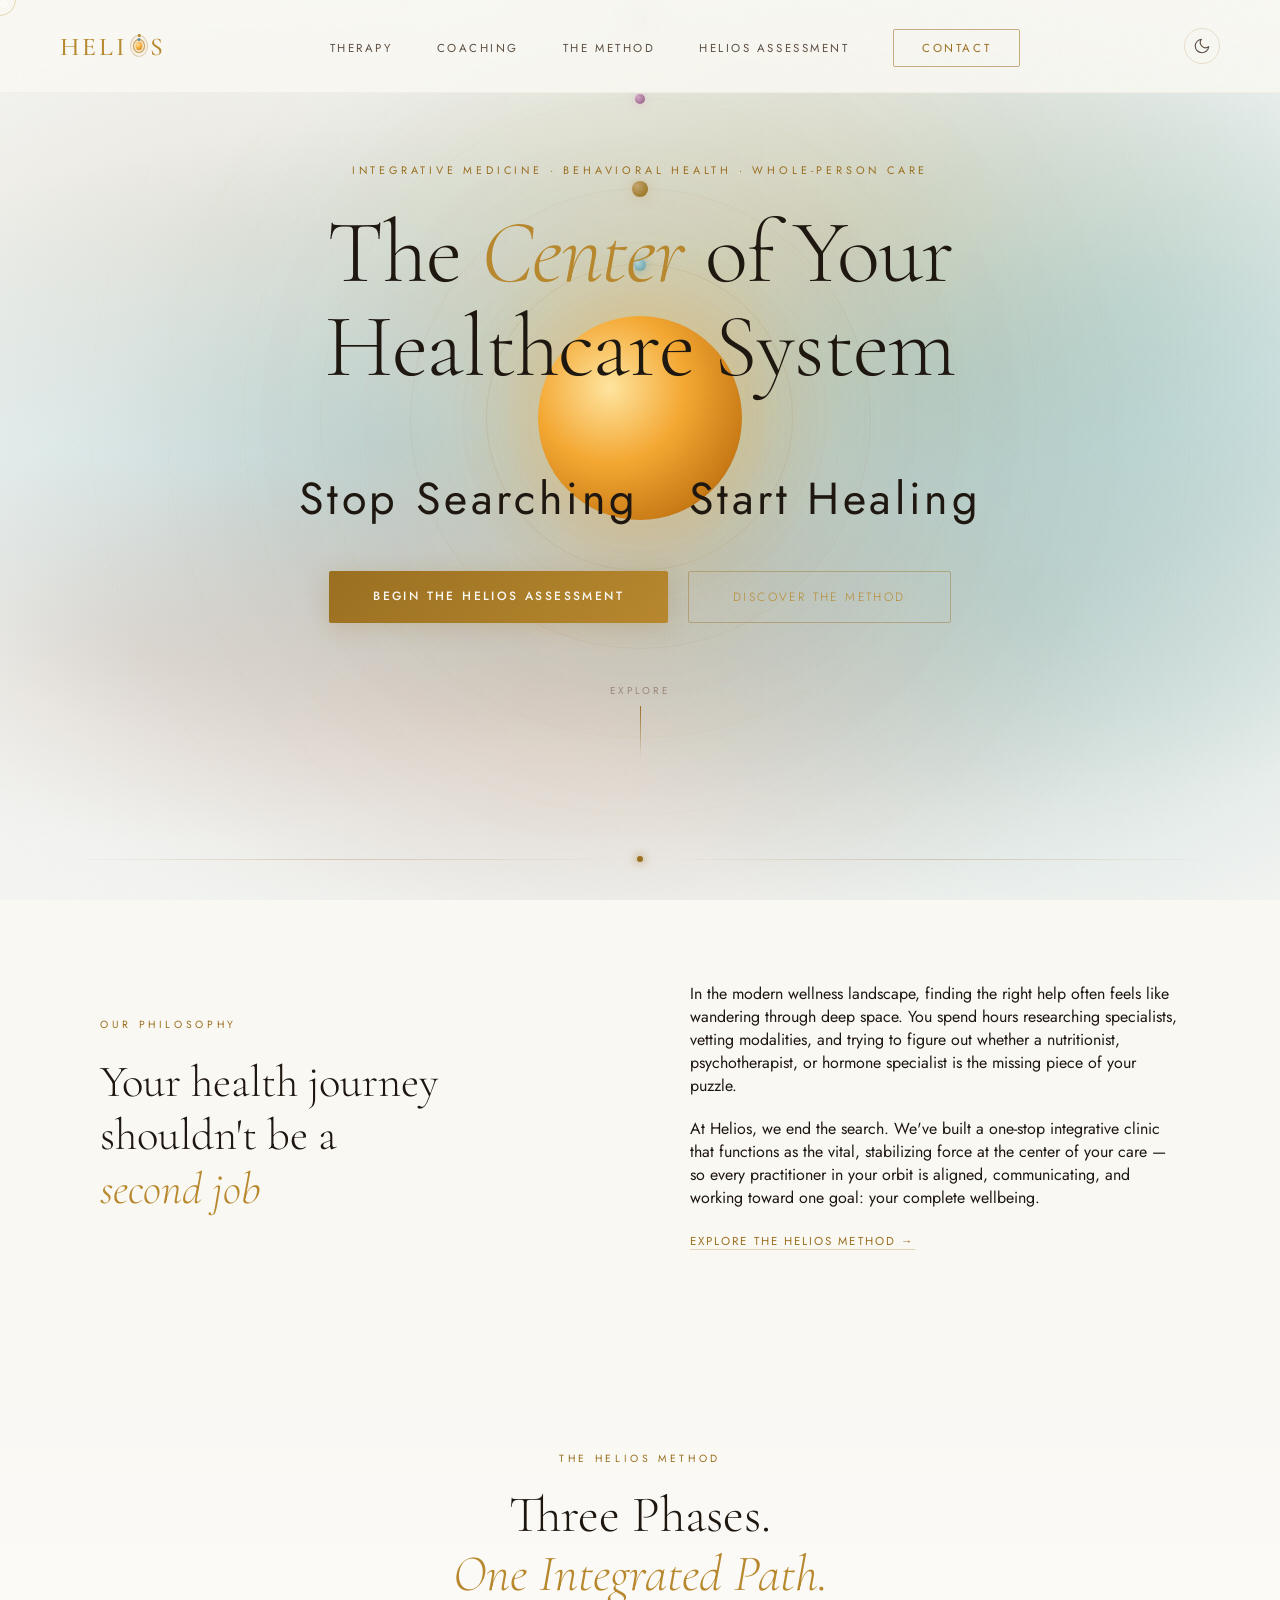
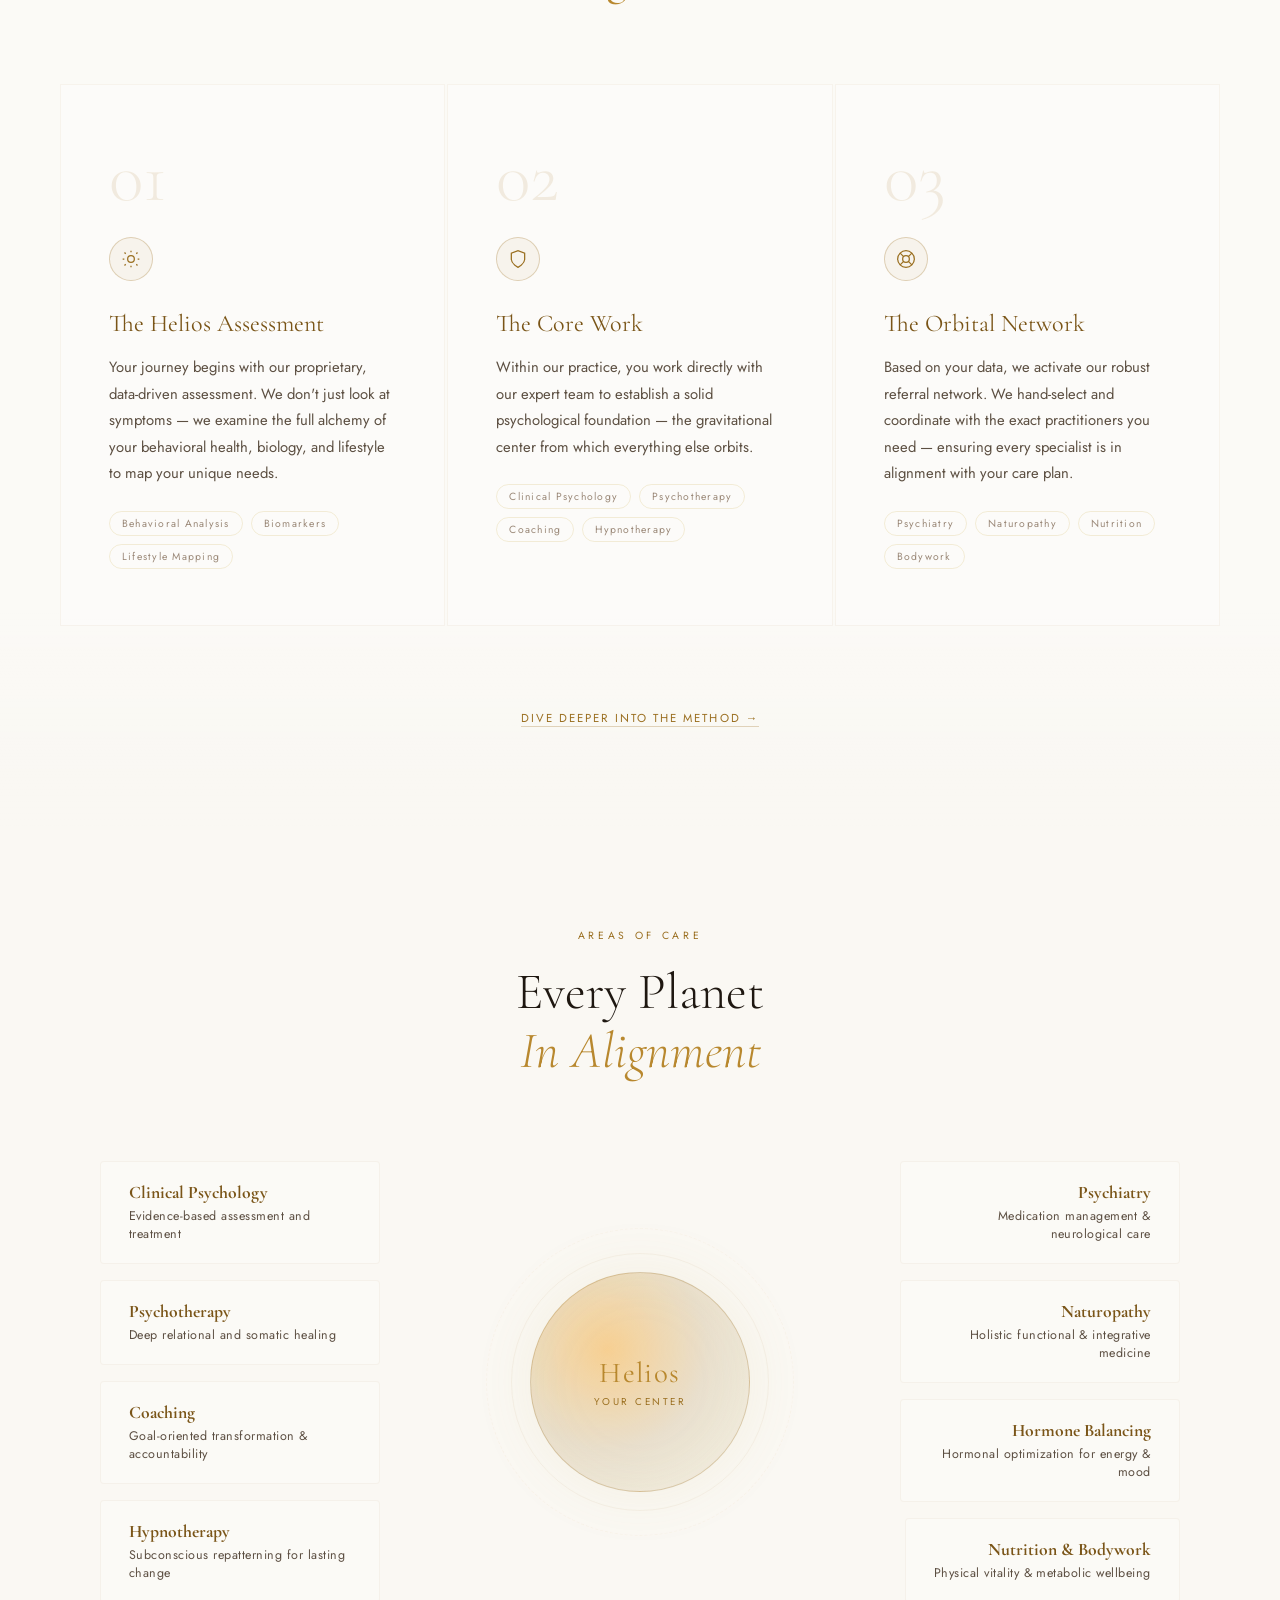
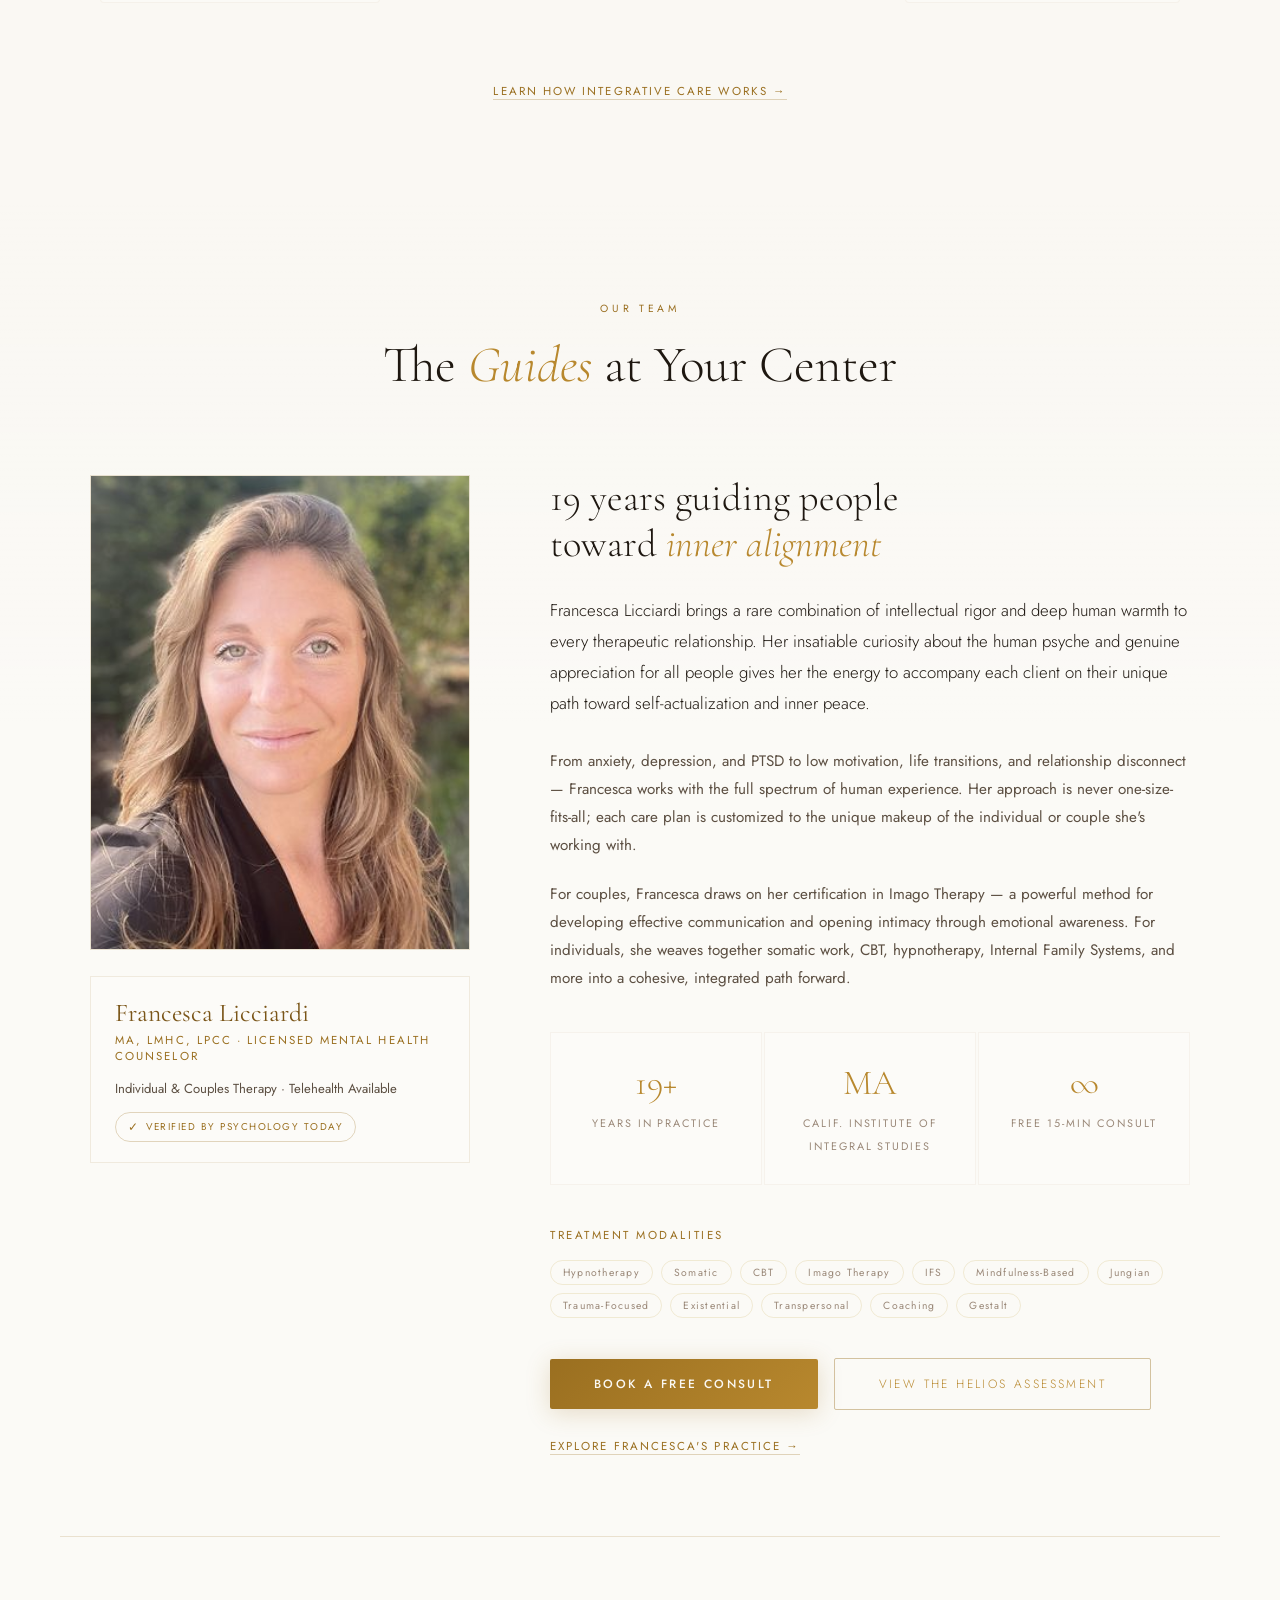
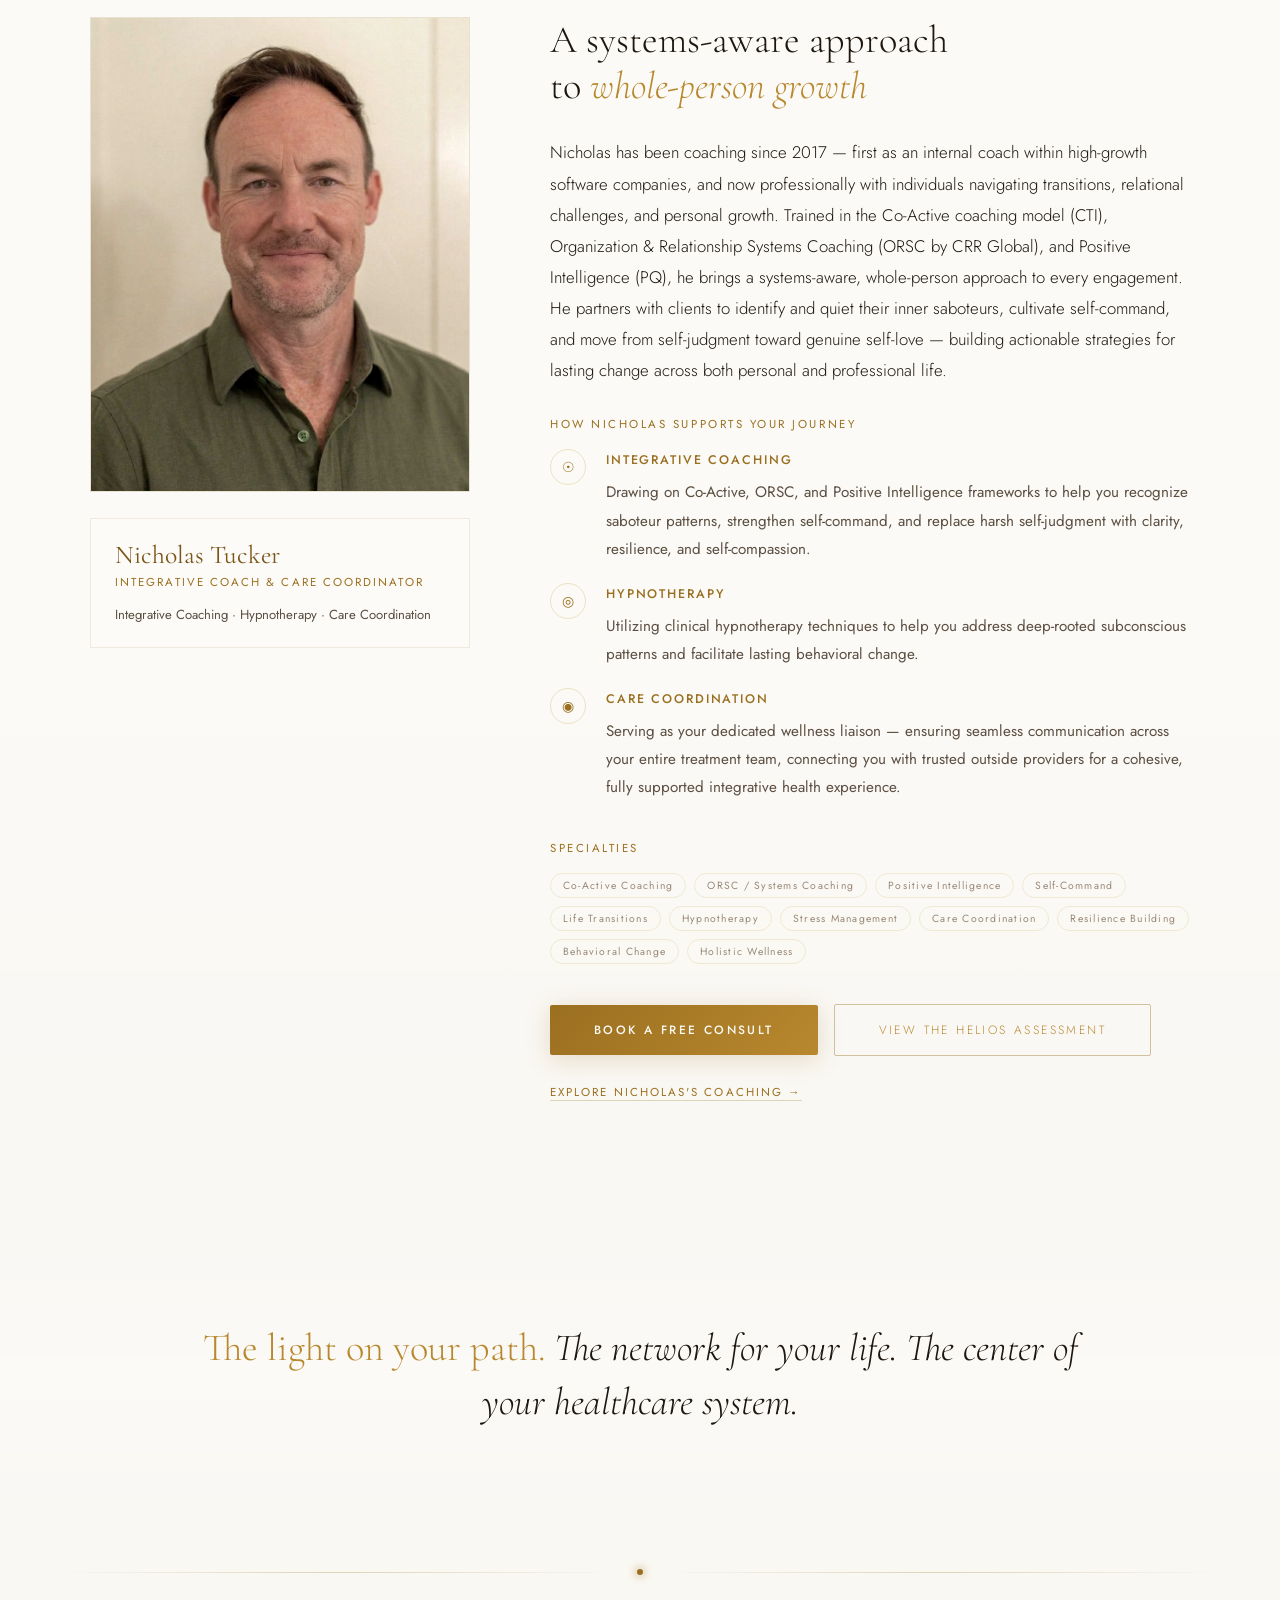
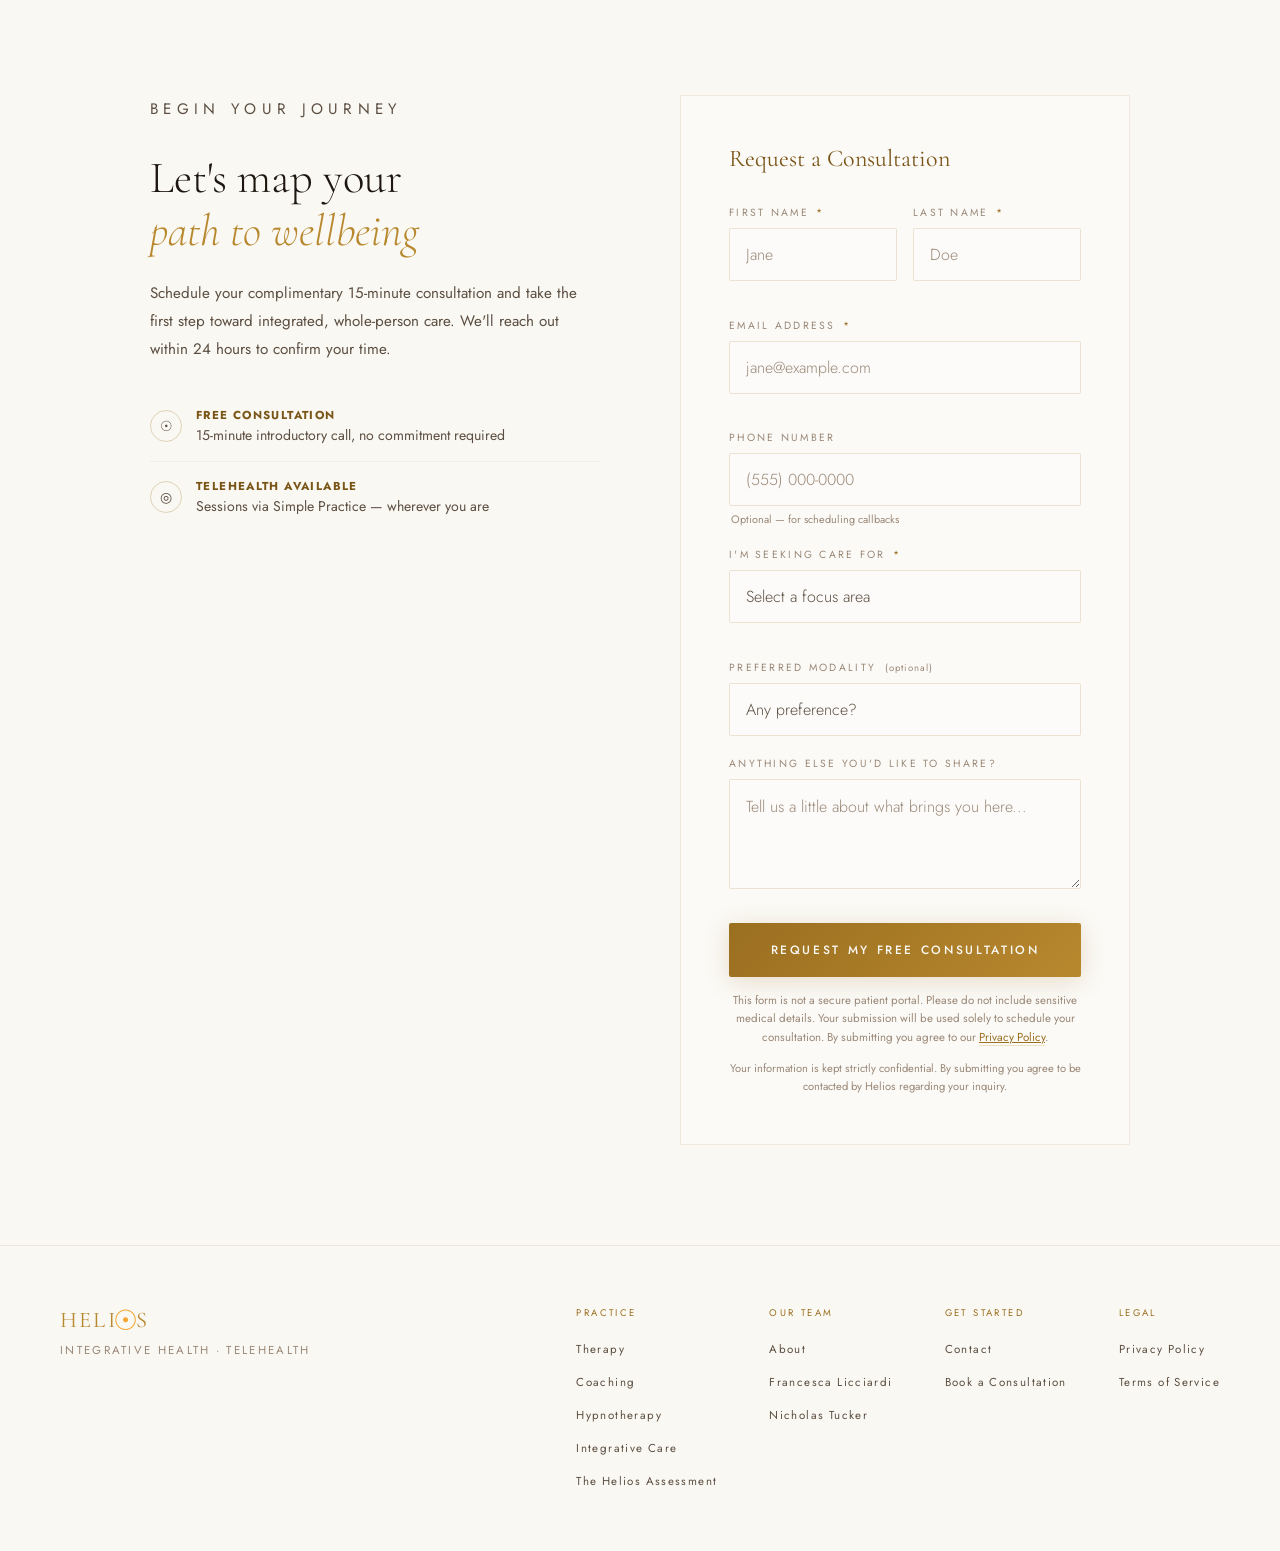
<file: index.html>
<!DOCTYPE html>
<html lang="en">
<head>
<meta charset="UTF-8">
<script>(function(){try{var t=localStorage.getItem('helios-theme')||'light';document.documentElement.setAttribute('data-theme',t);}catch(e){document.documentElement.setAttribute('data-theme','light');}})()</script>
<meta name="viewport" content="width=device-width, initial-scale=1.0">
<title>Helios — Integrative Health &amp; Behavioral Wellness | Telehealth</title>

<!-- Favicon -->
<link rel="icon" type="image/svg+xml" href="/favicon.svg" />
<link rel="icon" type="image/png" sizes="32x32" href="/favicon-32x32.png" />
<link rel="icon" type="image/png" sizes="16x16" href="/favicon-16x16.png" />
<link rel="icon" href="/favicon.ico" sizes="48x48" />
<link rel="apple-touch-icon" sizes="180x180" href="/apple-touch-icon.png" />
<link rel="manifest" href="/site.webmanifest" />
<meta name="theme-color" content="#000000" />

<meta name="description" content="Helios is a one-stop integrative clinic offering psychotherapy, coaching, hypnotherapy, and coordinated specialist care. Stop searching — start healing. Free 15-min consultation.">
<meta name="robots" content="index, follow">
<link rel="canonical" href="https://heliosintegrativehealth.com/">

<!-- Open Graph -->
<meta property="og:type" content="website">
<meta property="og:title" content="Helios — The Center of Your Healthcare Solar System">
<meta property="og:description" content="Integrative behavioral health and whole-person care. We place Helios at the center so every practitioner in your life is aligned, communicating, and working toward one goal: your complete wellbeing.">
<meta property="og:url" content="https://heliosintegrativehealth.com/">
<meta property="og:site_name" content="Helios Integrative Health">
<meta property="og:image" content="https://heliosintegrativehealth.com/og-default.jpg">
<meta property="og:image:width" content="1200">
<meta property="og:image:height" content="630">

<!-- Twitter Card -->
<meta name="twitter:card" content="summary_large_image">
<meta name="twitter:title" content="Helios — The Center of Your Healthcare Solar System">
<meta name="twitter:description" content="Stop searching for the right specialist. Helios coordinates your entire care team. Free 15-minute consultation.">
<meta name="twitter:image" content="https://heliosintegrativehealth.com/og-default.jpg">

<!-- JSON-LD: MedicalBusiness -->
<script type="application/ld+json">
{
  "@context": "https://schema.org",
  "@type": "MedicalBusiness",
  "@id": "https://heliosintegrativehealth.com/#organization",
  "name": "Helios Integrative Health",
  "alternateName": "Helios",
  "description": "Integrative telehealth practice combining psychotherapy, coaching, hypnotherapy, and care coordination. The center of your healthcare system.",
  "url": "https://heliosintegrativehealth.com",
  "telephone": "+14259678748",
  "priceRange": "$$",
  "medicalSpecialty": ["Psychiatric", "Preventive"],
  "areaServed": [
    { "@type": "State", "name": "California" },
    { "@type": "State", "name": "Washington" }
  ],
  "availableService": [
    { "@type": "MedicalTherapy", "name": "Psychotherapy" },
    { "@type": "MedicalTherapy", "name": "Hypnotherapy" },
    { "@type": "Service", "name": "Integrative Coaching" },
    { "@type": "Service", "name": "Care Coordination" }
  ],
  "employee": [
    { "@id": "https://heliosintegrativehealth.com/about#francesca" },
    { "@id": "https://heliosintegrativehealth.com/about#nicholas" }
  ]
}
</script>

<link rel="preconnect" href="https://fonts.googleapis.com">
<link href="https://fonts.googleapis.com/css2?family=Cormorant+Garamond:ital,wght@0,300;0,400;0,500;0,600;1,300;1,400&family=Jost:wght@200;300;400;500&display=swap" rel="stylesheet">
<link rel="stylesheet" href="/styles.css">
</head>
<body>
<canvas id="helios-nebula" aria-hidden="true"></canvas>
<div class="cursor" id="cursor"></div>
<div class="cursor-ring" id="cursorRing"></div>

<!-- NAV -->
<nav>
  <a href="/" class="nav-logo helios-wordmark">HELI<span class="helios-wordmark__icon" aria-hidden="true"><span class="helios-wordmark__sun"></span><span class="helios-wordmark__orbit helios-wordmark__orbit--1"><span class="helios-wordmark__planet helios-wordmark__planet--1"></span></span><span class="helios-wordmark__orbit helios-wordmark__orbit--2"><span class="helios-wordmark__planet helios-wordmark__planet--2"></span></span></span>S</a>
  <ul class="nav-links">
    <li><a href="/therapy">Therapy</a></li>
    <li><a href="/coaching">Coaching</a></li>
    <li><a href="#method">The Method</a></li>
    <li><a href="/assessment">Helios Assessment</a></li>
    <li><a href="/contact" class="nav-cta">Contact</a></li>
  </ul>
  <button class="theme-toggle" id="themeToggle" aria-label="Switch to dark theme" title="Toggle theme">
    <svg class="theme-icon theme-icon--moon" width="18" height="18" viewBox="0 0 24 24" fill="none" stroke="currentColor" stroke-width="1.5" stroke-linecap="round" stroke-linejoin="round" aria-hidden="true"><path d="M21 12.79A9 9 0 1 1 11.21 3 7 7 0 0 0 21 12.79z"/></svg>
    <svg class="theme-icon theme-icon--sun" width="18" height="18" viewBox="0 0 24 24" fill="none" stroke="currentColor" stroke-width="1.5" stroke-linecap="round" stroke-linejoin="round" aria-hidden="true"><circle cx="12" cy="12" r="5"/><line x1="12" y1="1" x2="12" y2="3"/><line x1="12" y1="21" x2="12" y2="23"/><line x1="4.22" y1="4.22" x2="5.64" y2="5.64"/><line x1="18.36" y1="18.36" x2="19.78" y2="19.78"/><line x1="1" y1="12" x2="3" y2="12"/><line x1="21" y1="12" x2="23" y2="12"/><line x1="4.22" y1="19.78" x2="5.64" y2="18.36"/><line x1="18.36" y1="5.64" x2="19.78" y2="4.22"/></svg>
  </button>
  <div class="hamburger" id="hamburger" onclick="toggleMenu()" aria-label="Open navigation menu" aria-expanded="false" role="button" tabindex="0">
    <span></span><span></span><span></span>
  </div>
</nav>

<!-- MOBILE OVERLAY -->
<div class="mobile-overlay" id="mobileOverlay">
  <div class="mobile-divider"></div>
  <a href="/therapy" onclick="toggleMenu()">Therapy</a>
  <a href="/coaching" onclick="toggleMenu()">Coaching</a>
  <a href="#method" onclick="toggleMenu()">The Method</a>
  <a href="/assessment" onclick="toggleMenu()">Helios Assessment</a>
  <a href="/contact" onclick="toggleMenu()">Contact</a>
  <div class="mobile-divider"></div>
  <button class="theme-toggle theme-toggle--mobile" id="themeToggleMobile" aria-label="Switch to dark theme">
    <svg class="theme-icon theme-icon--moon" width="20" height="20" viewBox="0 0 24 24" fill="none" stroke="currentColor" stroke-width="1.5" stroke-linecap="round" stroke-linejoin="round" aria-hidden="true"><path d="M21 12.79A9 9 0 1 1 11.21 3 7 7 0 0 0 21 12.79z"/></svg>
    <svg class="theme-icon theme-icon--sun" width="20" height="20" viewBox="0 0 24 24" fill="none" stroke="currentColor" stroke-width="1.5" stroke-linecap="round" stroke-linejoin="round" aria-hidden="true"><circle cx="12" cy="12" r="5"/><line x1="12" y1="1" x2="12" y2="3"/><line x1="12" y1="21" x2="12" y2="23"/><line x1="4.22" y1="4.22" x2="5.64" y2="5.64"/><line x1="18.36" y1="18.36" x2="19.78" y2="19.78"/><line x1="1" y1="12" x2="3" y2="12"/><line x1="21" y1="12" x2="23" y2="12"/><line x1="4.22" y1="19.78" x2="5.64" y2="18.36"/><line x1="18.36" y1="5.64" x2="19.78" y2="4.22"/></svg>
    <span class="theme-toggle__label">Light Mode</span>
  </button>
</div>

<!-- HERO -->
<section class="hero">
  <div class="solar-system">
    <div class="orbit orbit-1"><div class="planet"></div></div>
    <div class="orbit orbit-2"><div class="planet"></div></div>
    <div class="orbit orbit-3"><div class="planet"></div></div>
    <div class="orbit orbit-4"><div class="planet"></div></div>
    <div class="orbit orbit-5"><div class="planet"></div></div>
    <div class="orbit orbit-6"><div class="planet"></div></div>
    <div class="orbit orbit-7"><div class="planet"></div></div>
    <div class="sun-core"></div>
  </div>
  <div class="hero-content">
    <p class="hero-eyebrow">Integrative Medicine · Behavioral Health · Whole-Person Care</p>
    <h1>The <em>Center</em> of Your Healthcare System</h1>
  </div>
  <p class="hero-sub">Stop Searching &nbsp; Start Healing</p>
  <div class="hero-actions">
    <a href="/assessment" class="btn-primary">Begin the Helios Assessment</a>
    <a href="#method" class="btn-ghost">Discover the Method</a>
  </div>
  <div class="scroll-indicator">
    <span>Explore</span>
    <div class="scroll-line"></div>
  </div>
</section>

<div class="divider"><div class="divider-line"></div><div class="divider-sun"></div><div class="divider-line"></div></div>

<!-- INTRO -->
<section class="intro" id="about">
  <div class="reveal">
    <p class="intro-label">Our Philosophy</p>
    <h2>Your health journey shouldn't be a<br><em>second job</em></h2>
  </div>
  <div class="reveal">
    <p>In the modern wellness landscape, finding the right help often feels like wandering through deep space. You spend hours researching specialists, vetting modalities, and trying to figure out whether a nutritionist, psychotherapist, or hormone specialist is the missing piece of your puzzle.</p>
    <p style="margin-top:20px">At Helios, we end the search. We've built a one-stop integrative clinic that functions as the vital, stabilizing force at the center of your care — so every practitioner in your orbit is aligned, communicating, and working toward one goal: your complete wellbeing.</p>
    <a href="/integrative-care" class="section-more" style="margin-top:24px">Explore the Helios Method →</a>
  </div>
</section>

<!-- METHOD -->
<section class="method" id="method">
  <div class="section-header reveal">
    <p class="section-label">The Helios Method</p>
    <h2>Three Phases.<br><em>One Integrated Path.</em></h2>
  </div>
  <div class="method-steps">
    <div class="step reveal">
      <div class="step-number">01</div>
      <div class="step-icon">
        <svg class="icon" viewBox="0 0 24 24"><circle cx="12" cy="12" r="4"/><path d="M12 2v2M12 20v2M4.22 4.22l1.42 1.42M18.36 18.36l1.42 1.42M2 12h2M20 12h2M4.22 19.78l1.42-1.42M18.36 5.64l1.42-1.42"/></svg>
      </div>
      <h3>The Helios Assessment</h3>
      <p>Your journey begins with our proprietary, data-driven assessment. We don't just look at symptoms — we examine the full alchemy of your behavioral health, biology, and lifestyle to map your unique needs.</p>
      <div class="step-tags"><span class="tag">Behavioral Analysis</span><span class="tag">Biomarkers</span><span class="tag">Lifestyle Mapping</span></div>
    </div>
    <div class="step reveal" style="transition-delay:0.15s">
      <div class="step-number">02</div>
      <div class="step-icon">
        <svg class="icon" viewBox="0 0 24 24"><path d="M12 22s8-4 8-10V5l-8-3-8 3v7c0 6 8 10 8 10z"/></svg>
      </div>
      <h3>The Core Work</h3>
      <p>Within our practice, you work directly with our expert team to establish a solid psychological foundation — the gravitational center from which everything else orbits.</p>
      <div class="step-tags"><span class="tag">Clinical Psychology</span><span class="tag">Psychotherapy</span><span class="tag">Coaching</span><span class="tag">Hypnotherapy</span></div>
    </div>
    <div class="step reveal" style="transition-delay:0.3s">
      <div class="step-number">03</div>
      <div class="step-icon">
        <svg class="icon" viewBox="0 0 24 24"><circle cx="12" cy="12" r="10"/><circle cx="12" cy="12" r="4"/><line x1="4.93" y1="4.93" x2="9.17" y2="9.17"/><line x1="14.83" y1="14.83" x2="19.07" y2="19.07"/><line x1="14.83" y1="9.17" x2="19.07" y2="4.93"/><line x1="4.93" y1="19.07" x2="9.17" y2="14.83"/></svg>
      </div>
      <h3>The Orbital Network</h3>
      <p>Based on your data, we activate our robust referral network. We hand-select and coordinate with the exact practitioners you need — ensuring every specialist is in alignment with your care plan.</p>
      <div class="step-tags"><span class="tag">Psychiatry</span><span class="tag">Naturopathy</span><span class="tag">Nutrition</span><span class="tag">Bodywork</span></div>
    </div>
  </div>
  <div style="text-align:center;margin-top:56px">
    <a href="/integrative-care" class="section-more">Dive deeper into the method →</a>
  </div>
</section>

<!-- SPECIALTIES -->
<section class="specialties" id="specialties">
  <div class="section-header reveal">
    <p class="section-label">Areas of Care</p>
    <h2>Every Planet<br><em>In Alignment</em></h2>
  </div>
  <div class="orbit-grid">
    <div class="spec-column reveal">
      <div class="spec-item"><h4>Clinical Psychology</h4><p>Evidence-based assessment and treatment</p></div>
      <div class="spec-item"><h4>Psychotherapy</h4><p>Deep relational and somatic healing</p></div>
      <div class="spec-item"><h4>Coaching</h4><p>Goal-oriented transformation &amp; accountability</p></div>
      <div class="spec-item"><h4>Hypnotherapy</h4><p>Subconscious repatterning for lasting change</p></div>
    </div>
    <div class="orbit-center reveal">
      <div class="center-orb">
        <div class="center-orb-text">Helios</div>
        <div class="center-orb-sub">Your Center</div>
      </div>
    </div>
    <div class="spec-column right reveal">
      <div class="spec-item"><h4>Psychiatry</h4><p>Medication management &amp; neurological care</p></div>
      <div class="spec-item"><h4>Naturopathy</h4><p>Holistic functional &amp; integrative medicine</p></div>
      <div class="spec-item"><h4>Hormone Balancing</h4><p>Hormonal optimization for energy &amp; mood</p></div>
      <div class="spec-item"><h4>Nutrition &amp; Bodywork</h4><p>Physical vitality &amp; metabolic wellbeing</p></div>
    </div>
  </div>
  <div style="text-align:center;margin-top:52px">
    <a href="/integrative-care" class="section-more">Learn how integrative care works →</a>
  </div>
</section>

<!-- TEAM -->
<section class="team" id="team">
  <div class="section-header reveal">
    <p class="section-label">Our Team</p>
    <h2>The <em>Guides</em> at Your Center</h2>
  </div>

  <!-- Francesca Licciardi -->
  <div class="team-member">
    <div class="team-grid">
      <div class="team-photo-wrap reveal">
        <img
          class="team-photo"
          src="francesca-licciardi.jpg"
          alt="Francesca Licciardi, MA, LMHC, LPCC"
        />
        <div class="team-photo-caption">
          <h3>Francesca Licciardi</h3>
          <div class="credentials">MA, LMHC, LPCC · Licensed Mental Health Counselor</div>
          <p>Individual &amp; Couples Therapy · Telehealth Available</p>
          <div class="verified-badge">Verified by Psychology Today</div>
        </div>
      </div>

      <div class="team-bio reveal">
        <h2>19 years guiding people<br>toward <em>inner alignment</em></h2>
        <p class="lead">Francesca Licciardi brings a rare combination of intellectual rigor and deep human warmth to every therapeutic relationship. Her insatiable curiosity about the human psyche and genuine appreciation for all people gives her the energy to accompany each client on their unique path toward self-actualization and inner peace.</p>
        <p>From anxiety, depression, and PTSD to low motivation, life transitions, and relationship disconnect — Francesca works with the full spectrum of human experience. Her approach is never one-size-fits-all; each care plan is customized to the unique makeup of the individual or couple she's working with.</p>
        <p>For couples, Francesca draws on her certification in Imago Therapy — a powerful method for developing effective communication and opening intimacy through emotional awareness. For individuals, she weaves together somatic work, CBT, hypnotherapy, Internal Family Systems, and more into a cohesive, integrated path forward.</p>

        <div class="team-stats">
          <div class="stat-box">
            <span class="stat-n">19+</span>
            <span class="stat-label">Years in Practice</span>
          </div>
          <div class="stat-box">
            <span class="stat-n">MA</span>
            <span class="stat-label">Calif. Institute of Integral Studies</span>
          </div>
          <div class="stat-box">
            <span class="stat-n">∞</span>
            <span class="stat-label">Free 15-min Consult</span>
          </div>
        </div>

        <p style="font-size:0.72rem;letter-spacing:0.22em;text-transform:uppercase;color:var(--gold);margin-bottom:14px">Treatment Modalities</p>
        <div class="modalities-grid">
          <span class="tag">Hypnotherapy</span>
          <span class="tag">Somatic</span>
          <span class="tag">CBT</span>
          <span class="tag">Imago Therapy</span>
          <span class="tag">IFS</span>
          <span class="tag">Mindfulness-Based</span>
          <span class="tag">Jungian</span>
          <span class="tag">Trauma-Focused</span>
          <span class="tag">Existential</span>
          <span class="tag">Transpersonal</span>
          <span class="tag">Coaching</span>
          <span class="tag">Gestalt</span>
        </div>

        <div style="margin-top:40px;display:flex;gap:16px;flex-wrap:wrap;align-items:center">
          <a href="/contact" class="btn-primary">Book a Free Consult</a>
          <a href="/assessment" class="btn-ghost">View the Helios Assessment</a>
        </div>
        <a href="/therapy" class="section-more">Explore Francesca's practice →</a>
      </div>
    </div>
  </div>

  <!-- Nicholas Tucker -->
  <div class="team-member">
    <div class="team-grid">
      <div class="team-photo-wrap reveal">
        <img
          class="team-photo"
          src="nicholas-tucker-opt.jpg"
          alt="Nicholas Tucker, Integrative Coach &amp; Care Coordinator"
        />
        <div class="team-photo-caption">
          <h3>Nicholas Tucker</h3>
          <div class="credentials">Integrative Coach &amp; Care Coordinator</div>
          <p>Integrative Coaching · Hypnotherapy · Care Coordination</p>
        </div>
      </div>

      <div class="team-bio reveal">
        <h2>A systems-aware approach<br>to <em>whole-person growth</em></h2>
        <p class="lead">Nicholas has been coaching since 2017 — first as an internal coach within high-growth software companies, and now professionally with individuals navigating transitions, relational challenges, and personal growth. Trained in the Co-Active coaching model (CTI), Organization &amp; Relationship Systems Coaching (ORSC by CRR Global), and Positive Intelligence (PQ), he brings a systems-aware, whole-person approach to every engagement. He partners with clients to identify and quiet their inner saboteurs, cultivate self-command, and move from self-judgment toward genuine self-love — building actionable strategies for lasting change across both personal and professional life.</p>

        <p style="font-size:0.72rem;letter-spacing:0.22em;text-transform:uppercase;color:var(--gold);margin-bottom:14px;margin-top:8px">How Nicholas Supports Your Journey</p>

        <div style="display:flex;flex-direction:column;gap:20px;margin-bottom:36px">
          <div style="display:flex;gap:20px;align-items:flex-start">
            <div style="width:36px;height:36px;border:1px solid rgba(201,168,76,0.3);border-radius:50%;display:flex;align-items:center;justify-content:center;flex-shrink:0;color:var(--gold);font-size:0.9rem">☉</div>
            <div>
              <p style="font-size:0.78rem;letter-spacing:0.15em;text-transform:uppercase;color:var(--gold);margin-bottom:6px;font-weight:500">Integrative Coaching</p>
              <p style="margin-bottom:0">Drawing on Co-Active, ORSC, and Positive Intelligence frameworks to help you recognize saboteur patterns, strengthen self-command, and replace harsh self-judgment with clarity, resilience, and self-compassion.</p>
            </div>
          </div>
          <div style="display:flex;gap:20px;align-items:flex-start">
            <div style="width:36px;height:36px;border:1px solid rgba(201,168,76,0.3);border-radius:50%;display:flex;align-items:center;justify-content:center;flex-shrink:0;color:var(--gold);font-size:0.9rem">◎</div>
            <div>
              <p style="font-size:0.78rem;letter-spacing:0.15em;text-transform:uppercase;color:var(--gold);margin-bottom:6px;font-weight:500">Hypnotherapy</p>
              <p style="margin-bottom:0">Utilizing clinical hypnotherapy techniques to help you address deep-rooted subconscious patterns and facilitate lasting behavioral change.</p>
            </div>
          </div>
          <div style="display:flex;gap:20px;align-items:flex-start">
            <div style="width:36px;height:36px;border:1px solid rgba(201,168,76,0.3);border-radius:50%;display:flex;align-items:center;justify-content:center;flex-shrink:0;color:var(--gold);font-size:0.9rem">◉</div>
            <div>
              <p style="font-size:0.78rem;letter-spacing:0.15em;text-transform:uppercase;color:var(--gold);margin-bottom:6px;font-weight:500">Care Coordination</p>
              <p style="margin-bottom:0">Serving as your dedicated wellness liaison — ensuring seamless communication across your entire treatment team, connecting you with trusted outside providers for a cohesive, fully supported integrative health experience.</p>
            </div>
          </div>
        </div>

        <p style="font-size:0.72rem;letter-spacing:0.22em;text-transform:uppercase;color:var(--gold);margin-bottom:14px">Specialties</p>
        <div class="modalities-grid">
          <span class="tag">Co-Active Coaching</span>
          <span class="tag">ORSC / Systems Coaching</span>
          <span class="tag">Positive Intelligence</span>
          <span class="tag">Self-Command</span>
          <span class="tag">Life Transitions</span>
          <span class="tag">Hypnotherapy</span>
          <span class="tag">Stress Management</span>
          <span class="tag">Care Coordination</span>
          <span class="tag">Resilience Building</span>
          <span class="tag">Behavioral Change</span>
          <span class="tag">Holistic Wellness</span>
        </div>

        <div style="margin-top:40px;display:flex;gap:16px;flex-wrap:wrap;align-items:center">
          <a href="/contact" class="btn-primary">Book a Free Consult</a>
          <a href="/assessment" class="btn-ghost">View the Helios Assessment</a>
        </div>
        <a href="/coaching" class="section-more">Explore Nicholas's coaching →</a>
      </div>
    </div>
  </div>
</section>

<!-- TAGLINE -->
<section class="quote-section">
  <div class="reveal" style="font-family:'Cormorant Garamond',serif;font-size:clamp(1.5rem,3vw,2.4rem);font-weight:300;font-style:italic;line-height:1.4;max-width:900px;margin:0 auto;color:var(--text)">
    <em style="color:var(--gold-light);font-style:normal">The light on your path.</em> The network for your life. The center of your healthcare system.
  </div>
</section>

<div class="divider"><div class="divider-line"></div><div class="divider-sun"></div><div class="divider-line"></div></div>

<!-- CONTACT / BOOKING -->
<section class="contact" id="contact">
  <div class="contact-left reveal">
    <p class="intro-label">Begin Your Journey</p>
    <h2>Let's map your<br><em>path to wellbeing</em></h2>
    <p>Schedule your complimentary 15-minute consultation and take the first step toward integrated, whole-person care. We'll reach out within 24 hours to confirm your time.</p>

    <div class="contact-detail">
      <div class="contact-detail-icon">☉</div>
      <div>
        <strong>Free Consultation</strong>
        15-minute introductory call, no commitment required
      </div>
    </div>
    <div class="contact-detail">
      <div class="contact-detail-icon">◎</div>
      <div>
        <strong>Telehealth Available</strong>
        Sessions via Simple Practice — wherever you are
      </div>
    </div>
  </div>

  <div class="reveal" style="transition-delay:0.2s">
    <form class="booking-form" id="bookingForm" name="booking" data-netlify="true" netlify-honeypot="bot-field" onsubmit="submitForm(event)" novalidate>
      <input type="hidden" name="form-name" value="booking" />
      <input type="hidden" name="subject" value="New consultation request — Helios Integrative Health" />
      <label class="form-honeypot">Don't fill this out: <input name="bot-field" /></label>
      <div class="form-title">Request a Consultation</div>
      <div class="form-row">
        <div class="form-group">
          <label for="f-first">First Name <span class="required-star" aria-hidden="true">*</span></label>
          <input type="text" id="f-first" name="firstName" placeholder="Jane" required autocomplete="given-name" />
          <span class="field-error" id="err-first" role="alert" aria-live="polite"></span>
        </div>
        <div class="form-group">
          <label for="f-last">Last Name <span class="required-star" aria-hidden="true">*</span></label>
          <input type="text" id="f-last" name="lastName" placeholder="Doe" required autocomplete="family-name" />
          <span class="field-error" id="err-last" role="alert" aria-live="polite"></span>
        </div>
      </div>
      <div class="form-group">
        <label for="f-email">Email Address <span class="required-star" aria-hidden="true">*</span></label>
        <input type="email" id="f-email" name="email" placeholder="jane@example.com" required autocomplete="email" />
        <span class="field-error" id="err-email" role="alert" aria-live="polite"></span>
      </div>
      <div class="form-group">
        <label for="f-phone">Phone Number</label>
        <input type="tel" id="f-phone" name="phone" placeholder="(555) 000-0000" autocomplete="tel" />
        <span class="field-hint">Optional — for scheduling callbacks</span>
      </div>
      <div class="form-group">
        <label for="f-care">I'm seeking care for <span class="required-star" aria-hidden="true">*</span></label>
        <select id="f-care" name="careArea" required>
          <option value="" disabled selected>Select a focus area</option>
          <option value="anxiety">Anxiety or Depression</option>
          <option value="trauma">Trauma or PTSD</option>
          <option value="relationship">Relationship Issues</option>
          <option value="transitions">Life Transitions</option>
          <option value="couples">Couples Therapy</option>
          <option value="coaching">General Wellbeing &amp; Coaching</option>
          <option value="unsure">I'm not sure yet</option>
        </select>
        <span class="field-error" id="err-care" role="alert" aria-live="polite"></span>
      </div>
      <div class="form-group">
        <label for="f-modality">Preferred Modality <span class="field-optional">(optional)</span></label>
        <select id="f-modality" name="modality">
          <option value="" disabled selected>Any preference?</option>
          <option value="psychotherapy">Psychotherapy</option>
          <option value="hypnotherapy">Hypnotherapy</option>
          <option value="coaching">Coaching</option>
          <option value="somatic">Somatic / Body-Based</option>
          <option value="imago">Imago / Couples Work</option>
          <option value="guided">Let our team guide me</option>
        </select>
      </div>
      <div class="form-group">
        <label for="f-message">Anything else you'd like to share?</label>
        <textarea id="f-message" name="message" placeholder="Tell us a little about what brings you here..."></textarea>
      </div>
      <button type="submit" class="form-submit" id="formSubmitBtn">
        <span class="btn-label">Request My Free Consultation</span>
        <span class="btn-spinner" aria-hidden="true" style="display:none">●&nbsp;●&nbsp;●</span>
      </button>
      <div class="form-net-error" id="formNetError">Something went wrong — please try again or email us directly.</div>
      <p style="font-size:0.72rem;color:var(--muted);margin-top:14px;line-height:1.6;text-align:center">This form is not a secure patient portal. Please do not include sensitive medical details. Your submission will be used solely to schedule your consultation. By submitting you agree to our <a href="/privacy" style="color:var(--gold);border-bottom:1px solid rgba(201,168,76,0.3)">Privacy Policy</a>.</p>
      <p class="form-disclaimer">Your information is kept strictly confidential. By submitting you agree to be contacted by Helios regarding your inquiry.</p>
    </form>

    <div class="form-success" id="formSuccess">
      <div class="success-icon">✦</div>
      <h3>Your request is on its way.</h3>
      <p>Thank you for reaching out. Our team will be in touch within 24 hours to schedule your complimentary consultation. You've taken the first step.</p>
    </div>
  </div>
</section>

<!-- FOOTER -->
<footer>
  <div>
    <div class="footer-logo">HELI<span style="color:var(--sun);font-size:1.25em;line-height:1;vertical-align:top;position:relative;top:0.05em;margin-left:-0.13em;letter-spacing:-0.07em;">☉</span>S</div>
    <div class="footer-tagline" style="margin-top:8px">Integrative Health · Telehealth</div>
  </div>
  <nav class="footer-nav" aria-label="Footer navigation">
    <div class="footer-col">
      <span class="footer-col-title">Practice</span>
      <ul class="footer-links">
        <li><a href="/therapy">Therapy</a></li>
        <li><a href="/coaching">Coaching</a></li>
        <li><a href="/therapy/hypnotherapy">Hypnotherapy</a></li>
        <li><a href="/integrative-care">Integrative Care</a></li>
        <li><a href="/assessment">The Helios Assessment</a></li>
      </ul>
    </div>
    <div class="footer-col">
      <span class="footer-col-title">Our Team</span>
      <ul class="footer-links">
        <li><a href="/about">About</a></li>
        <li><a href="/about#francesca">Francesca Licciardi</a></li>
        <li><a href="/about#nicholas">Nicholas Tucker</a></li>
      </ul>
    </div>
    <div class="footer-col">
      <span class="footer-col-title">Get Started</span>
      <ul class="footer-links">
        <li><a href="/contact">Contact</a></li>
        <li><a href="/contact">Book a Consultation</a></li>
      </ul>
    </div>
    <div class="footer-col">
      <span class="footer-col-title">Legal</span>
      <ul class="footer-links">
        <li><a href="/privacy">Privacy Policy</a></li>
        <li><a href="/terms">Terms of Service</a></li>
      </ul>
    </div>
  </nav>
</footer>

<script>
  // --- Cursor ---
  const cursor = document.getElementById('cursor');
  const ring = document.getElementById('cursorRing');
  let mx=0,my=0,rx=0,ry=0;
  document.addEventListener('mousemove',e=>{
    mx=e.clientX; my=e.clientY;
    cursor.style.left=mx-4+'px'; cursor.style.top=my-4+'px';
  });
  function animateRing(){
    rx+=(mx-rx-16)*0.12; ry+=(my-ry-16)*0.12;
    ring.style.left=rx+'px'; ring.style.top=ry+'px';
    requestAnimationFrame(animateRing);
  }
  animateRing();
  document.querySelectorAll('a,button,input,select,textarea').forEach(el=>{
    el.addEventListener('mouseenter',()=>{cursor.style.transform='scale(3)';ring.style.transform='scale(0.5)'});
    el.addEventListener('mouseleave',()=>{cursor.style.transform='scale(1)';ring.style.transform='scale(1)'});
  });

  // --- Mobile Menu ---
  function toggleMenu(){
    const h=document.getElementById('hamburger');
    const o=document.getElementById('mobileOverlay');
    h.classList.toggle('open');
    o.classList.toggle('open');
    const isOpen=o.classList.contains('open');
    document.body.style.overflow=isOpen?'hidden':'';
    h.setAttribute('aria-expanded', isOpen);
    h.setAttribute('aria-label', isOpen ? 'Close navigation menu' : 'Open navigation menu');
    if(isOpen){
      const firstLink=o.querySelector('a');
      if(firstLink) setTimeout(()=>firstLink.focus(),420);
    }
  }
  document.getElementById('hamburger').addEventListener('keydown',function(e){
    if(e.key==='Enter'||e.key===' '){e.preventDefault();toggleMenu();}
  });
  document.addEventListener('keydown',function(e){
    if(e.key==='Escape'&&document.getElementById('mobileOverlay').classList.contains('open')){
      toggleMenu();
      document.getElementById('hamburger').focus();
    }
  });

  // --- Nav scroll-shrink ---
  (function(){
    const nav=document.querySelector('nav');
    function onScroll(){nav.classList.toggle('scrolled',window.scrollY>60);}
    window.addEventListener('scroll',onScroll,{passive:true});
    onScroll();
  })();

  // --- Reveal ---
  const reveals=document.querySelectorAll('.reveal');
  const observer=new IntersectionObserver(entries=>{
    entries.forEach(e=>{if(e.isIntersecting){e.target.classList.add('visible');observer.unobserve(e.target);}});
  },{threshold:0.1});
  reveals.forEach(el=>observer.observe(el));

  // --- Form Validation & Submit ---
  const validators = {
    'f-first': { required: true, label: 'First name', errId: 'err-first' },
    'f-last':  { required: true, label: 'Last name',  errId: 'err-last'  },
    'f-email': { required: true, label: 'Email',      errId: 'err-email', type: 'email' },
    'f-care':  { required: true, label: 'Care area',  errId: 'err-care'  },
  };

  function validateField(id) {
    const cfg = validators[id];
    if (!cfg) return true;
    const el = document.getElementById(id);
    const grp = el.closest('.form-group');
    const errEl = document.getElementById(cfg.errId);
    let msg = '';
    if (cfg.required && !el.value.trim()) {
      msg = cfg.label + ' is required.';
    } else if (cfg.type === 'email' && el.value && !/^[^\s@]+@[^\s@]+\.[^\s@]+$/.test(el.value)) {
      msg = 'Please enter a valid email address.';
    }
    grp.classList.toggle('has-error', !!msg);
    grp.classList.toggle('is-valid', !msg && !!el.value.trim());
    if (errEl) errEl.textContent = msg;
    return !msg;
  }

  Object.keys(validators).forEach(id => {
    const el = document.getElementById(id);
    if (el) {
      el.addEventListener('blur', () => validateField(id));
      el.addEventListener('input', () => { if (el.closest('.form-group').classList.contains('has-error')) validateField(id); });
    }
  });

  function submitForm(e) {
    e.preventDefault();
    let valid = true;
    Object.keys(validators).forEach(id => { if (!validateField(id)) valid = false; });
    if (!valid) {
      const firstErr = document.querySelector('.form-group.has-error input, .form-group.has-error select');
      if (firstErr) firstErr.focus();
      return;
    }
    const btn = document.getElementById('formSubmitBtn');
    btn.classList.add('loading');
    btn.querySelector('.btn-label').style.display = 'none';
    btn.querySelector('.btn-spinner').style.display = 'inline';
    const form = document.getElementById('bookingForm');
    fetch('/', {
      method: 'POST',
      headers: { 'Content-Type': 'application/x-www-form-urlencoded' },
      body: new URLSearchParams(new FormData(form)).toString()
    })
    .then(() => {
      form.style.display = 'none';
      document.getElementById('formSuccess').style.display = 'block';
    })
    .catch(() => {
      btn.classList.remove('loading');
      btn.querySelector('.btn-label').style.display = '';
      btn.querySelector('.btn-spinner').style.display = 'none';
      const errEl = document.getElementById('formNetError');
      errEl.style.display = 'block';
    });
  }
(function(){
  var sectionScenes={'about':'home','method':'services','specialties':'services','team':'team','contact':'contact'};
  var obs=new IntersectionObserver(function(entries){entries.forEach(function(e){if(e.isIntersecting){var s=sectionScenes[e.target.id];if(s&&window.HeliosNebula)window.HeliosNebula.setScene(s);}});},{threshold:0.3,rootMargin:'-10% 0px -10% 0px'});
  document.querySelectorAll('section[id]').forEach(function(s){obs.observe(s);});
})();
(function(){
  function getTheme(){return document.documentElement.getAttribute('data-theme')||'light';}
  function updateToggles(theme){
    var isDark=theme==='dark';
    document.querySelectorAll('.theme-toggle').forEach(function(btn){
      btn.setAttribute('aria-label',isDark?'Switch to light theme':'Switch to dark theme');
    });
    document.querySelectorAll('.theme-toggle__label').forEach(function(el){
      el.textContent=isDark?'Light Mode':'Dark Mode';
    });
    document.documentElement.classList.toggle('theme-dark',isDark);
    if(window.HeliosNebula)window.HeliosNebula.setTheme(theme);
  }
  function toggleTheme(){
    var next=getTheme()==='dark'?'light':'dark';
    document.documentElement.setAttribute('data-theme',next);
    try{localStorage.setItem('helios-theme',next);}catch(e){}
    updateToggles(next);
  }
  document.querySelectorAll('.theme-toggle').forEach(function(btn){
    btn.addEventListener('click',toggleTheme);
    btn.addEventListener('keydown',function(e){if(e.key==='Enter'||e.key===' '){e.preventDefault();toggleTheme();}});
  });
  updateToggles(getTheme());
  requestAnimationFrame(function(){document.body.classList.add('theme-ready');});
})();
</script>
<script src="/nebula.js"></script>
</body>
</html>
</file>
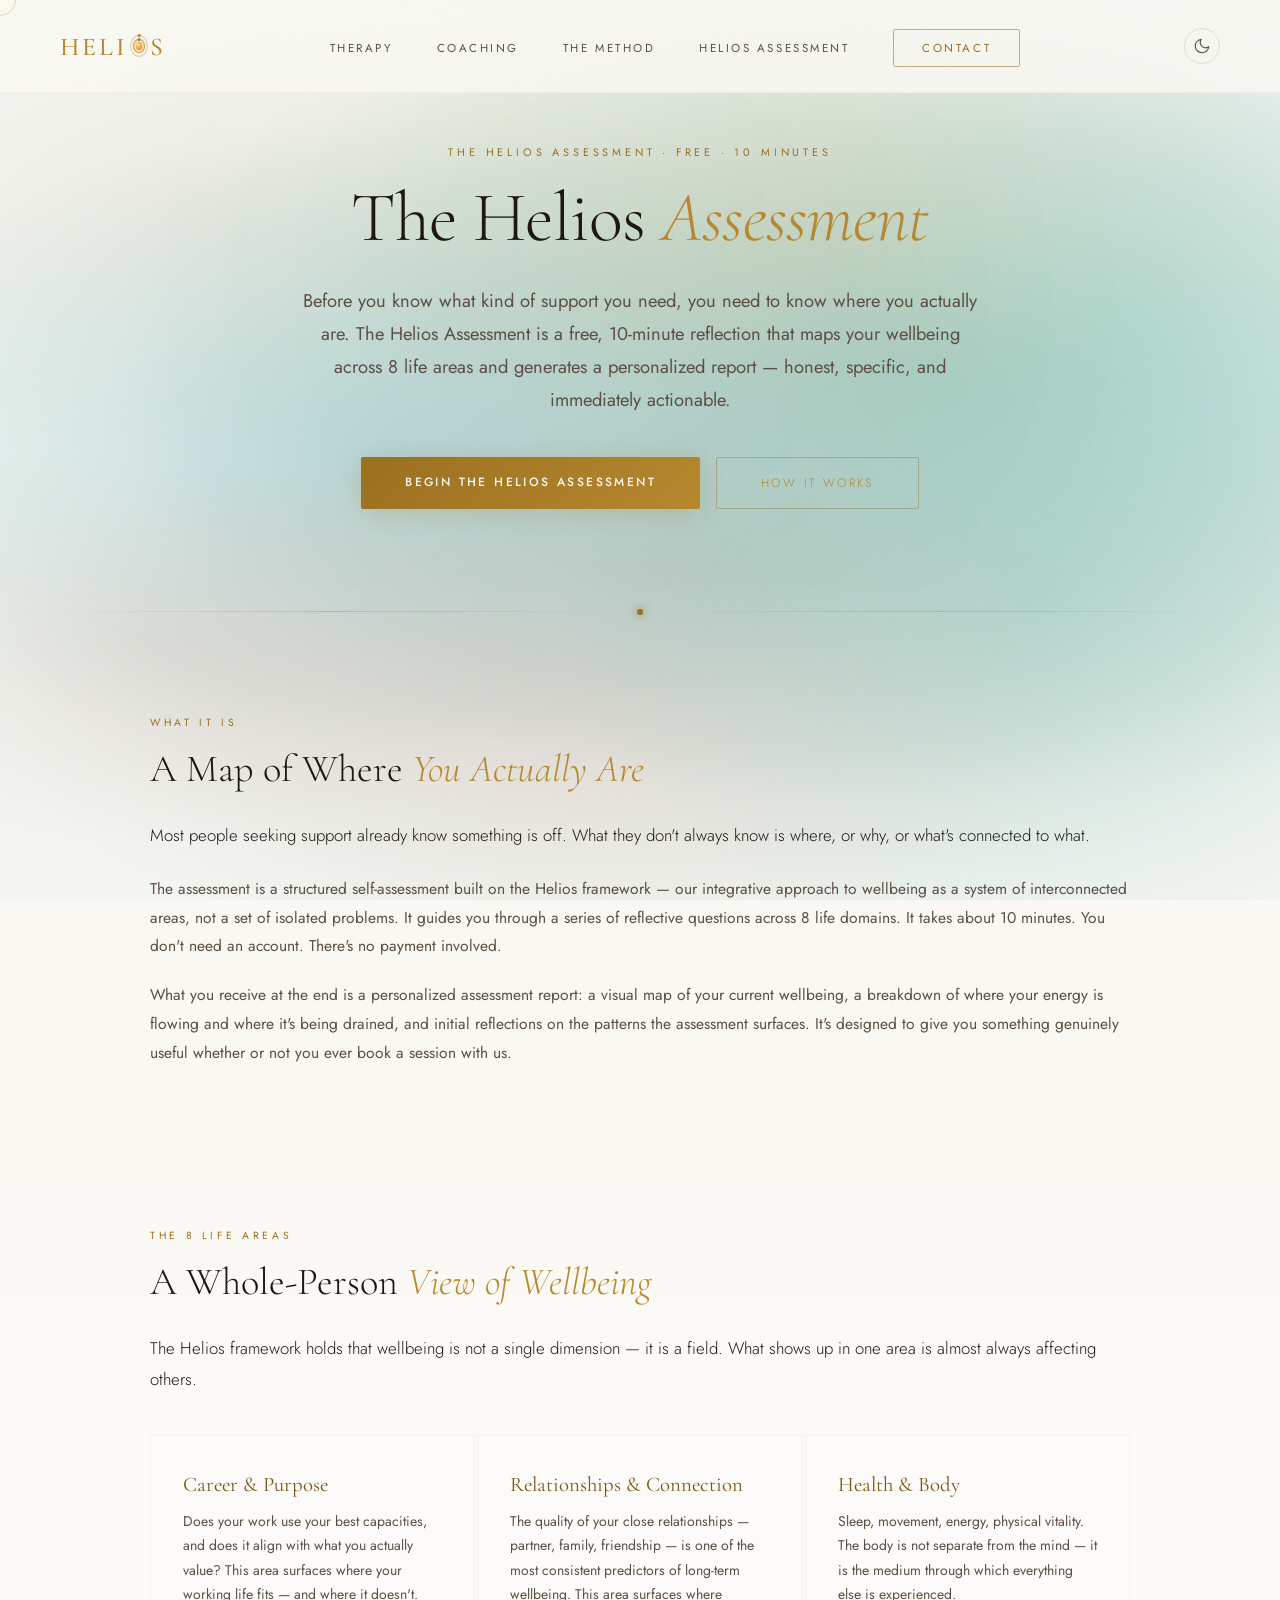
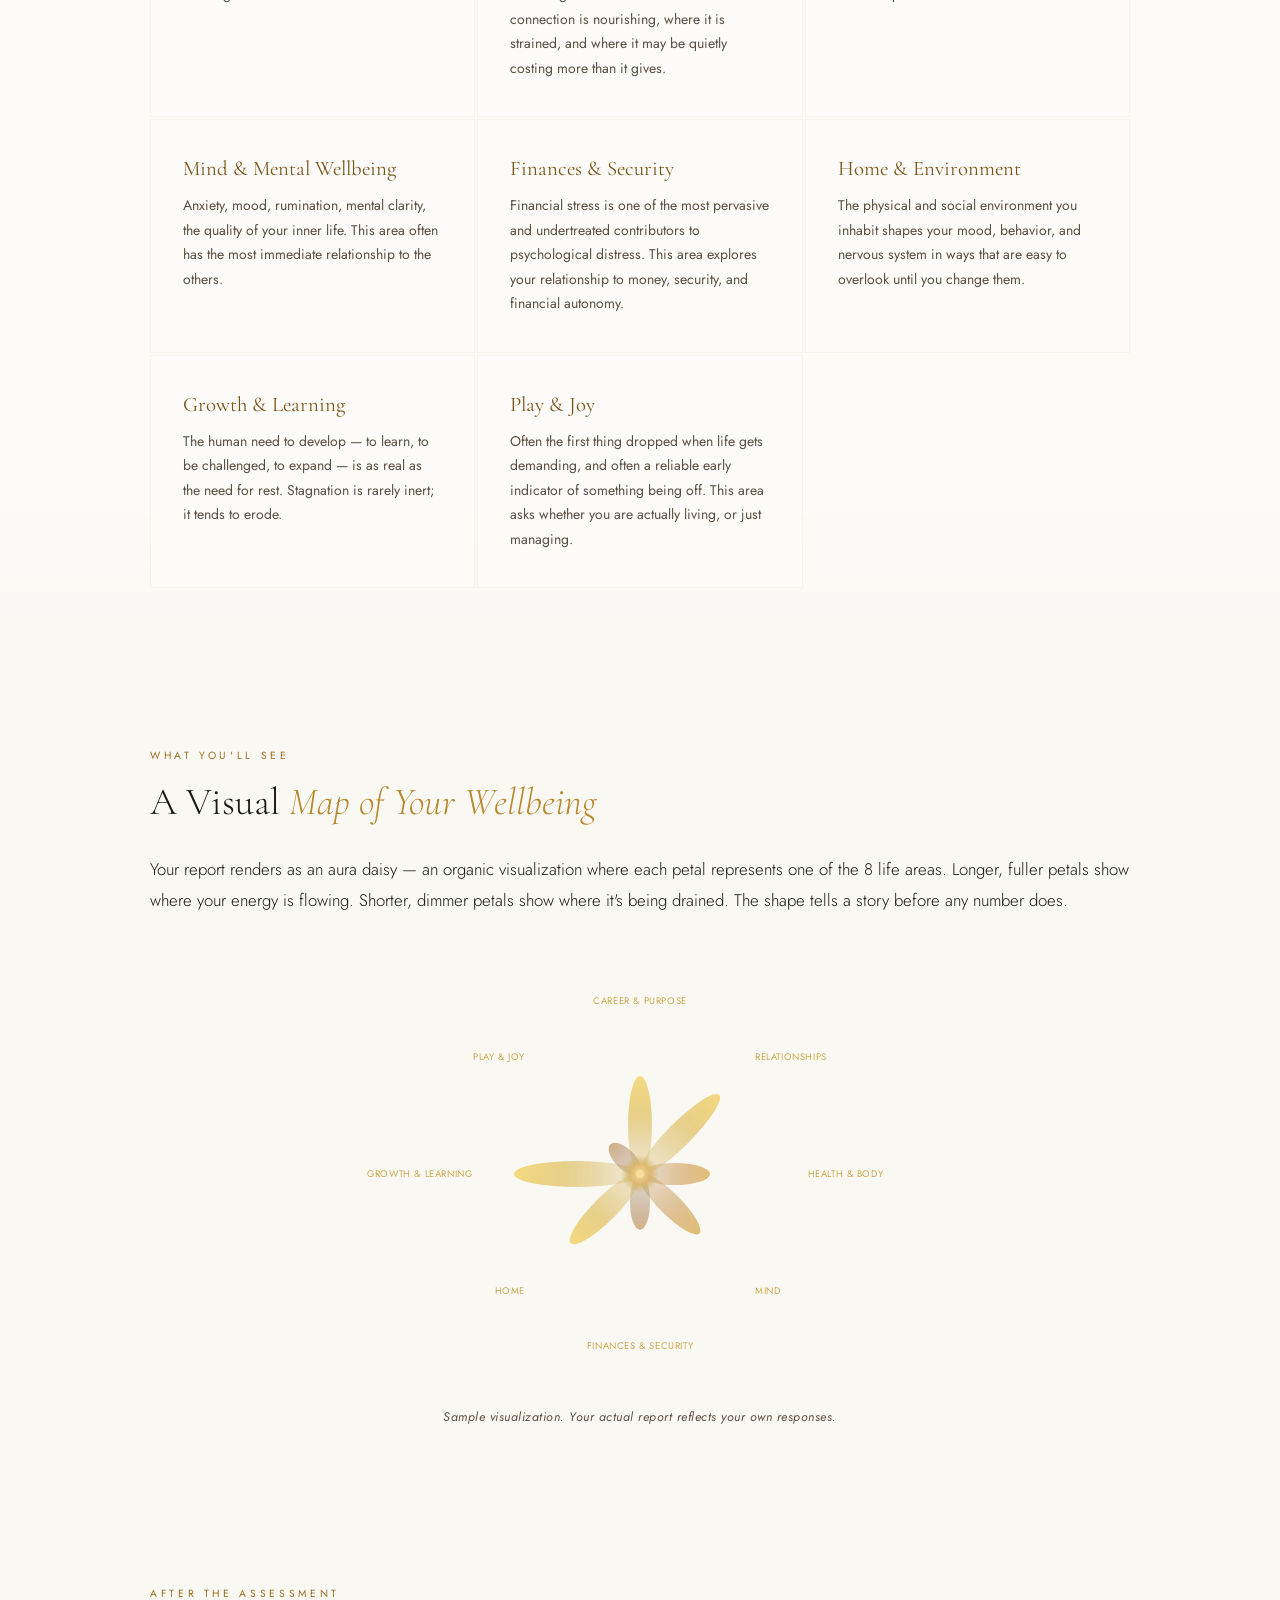
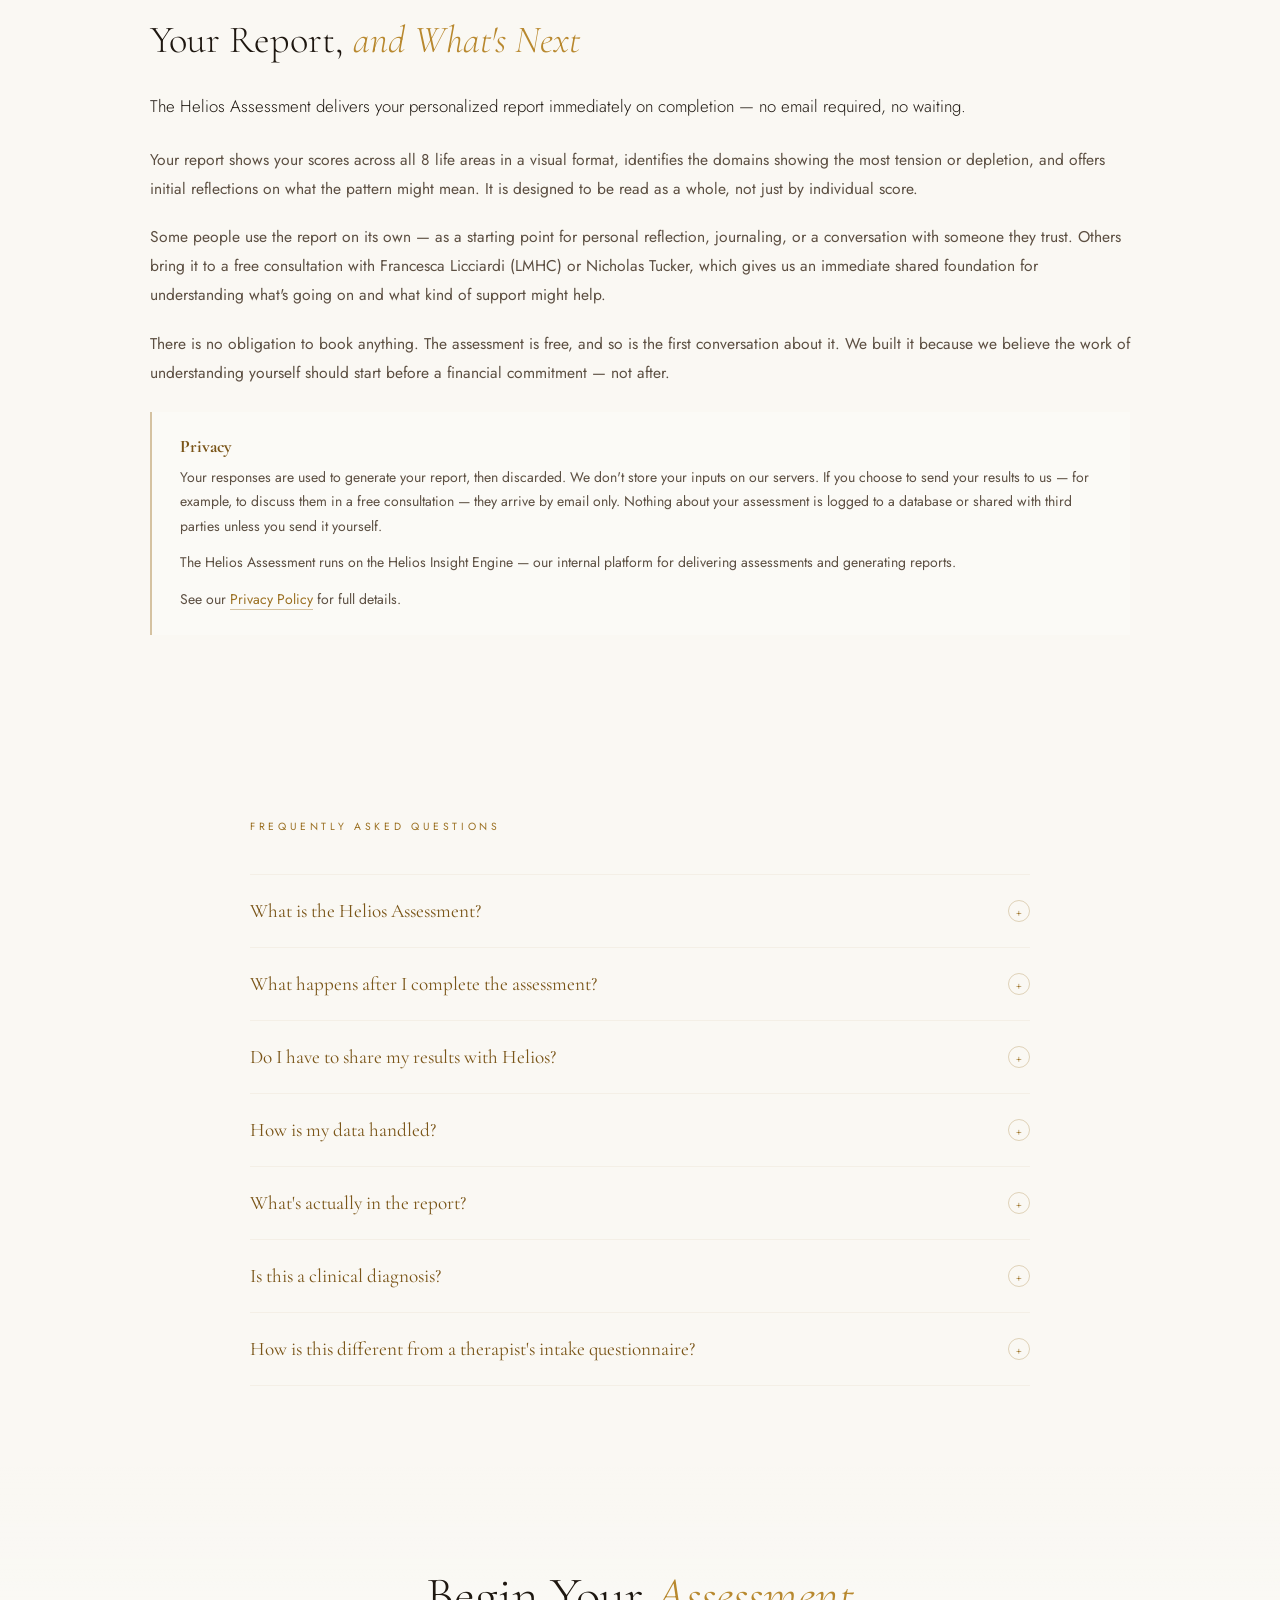
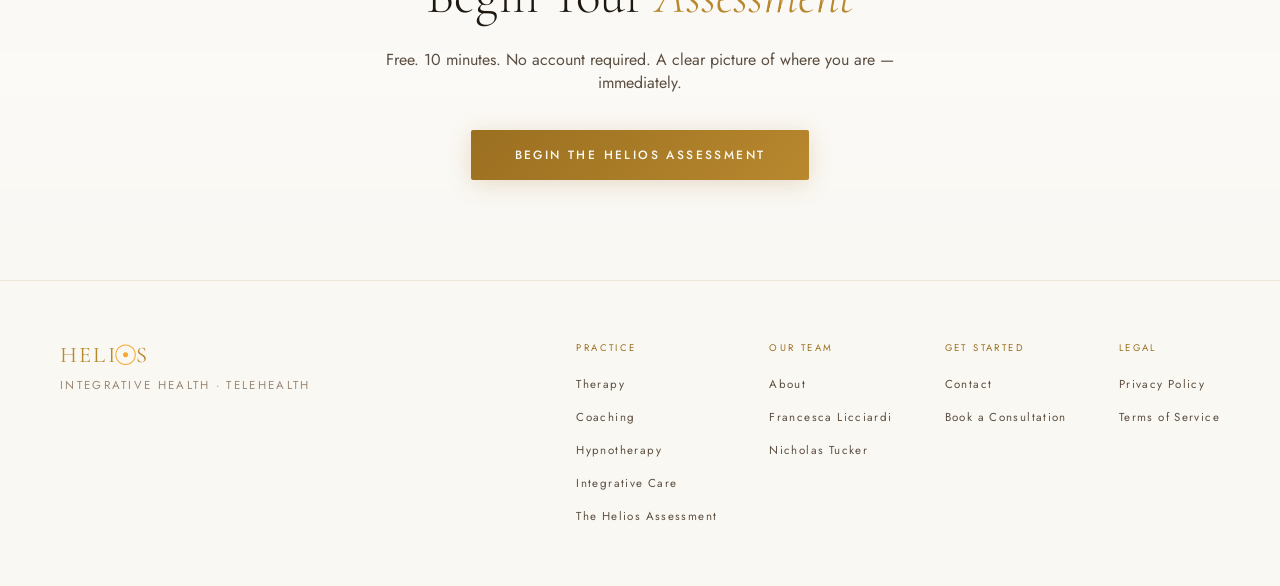
<file: assessment/index.html>
<!DOCTYPE html>
<html lang="en">
<head>
<meta charset="UTF-8">
<script>(function(){try{var t=localStorage.getItem('helios-theme')||'light';document.documentElement.setAttribute('data-theme',t);}catch(e){document.documentElement.setAttribute('data-theme','light');}})()</script>
<meta name="viewport" content="width=device-width, initial-scale=1.0">
<title>The Helios Assessment — Free Integrative Wellbeing Reflection</title>
<link rel="icon" type="image/svg+xml" href="/favicon.svg" />
<link rel="icon" type="image/png" sizes="32x32" href="/favicon-32x32.png" />
<link rel="icon" href="/favicon.ico" sizes="48x48" />
<link rel="apple-touch-icon" sizes="180x180" href="/apple-touch-icon.png" />
<link rel="manifest" href="/site.webmanifest" />
<meta name="theme-color" content="#000000" />
<meta name="description" content="The Helios Assessment is a free, 10-minute reflection that maps your wellbeing across 8 life areas and generates a personalized report.">
<meta name="robots" content="index, follow">
<link rel="canonical" href="https://heliosintegrativehealth.com/assessment">
<meta property="og:type" content="website">
<meta property="og:title" content="The Helios Assessment — Free Integrative Wellbeing Reflection">
<meta property="og:description" content="A free 10-minute assessment that maps your wellbeing across 8 life areas and generates a personalized report.">
<meta property="og:url" content="https://heliosintegrativehealth.com/assessment">
<meta property="og:site_name" content="Helios Integrative Health">
<meta property="og:image" content="https://heliosintegrativehealth.com/og-default.jpg">
<meta property="og:image:width" content="1200">
<meta property="og:image:height" content="630">
<meta name="twitter:card" content="summary_large_image">
<meta name="twitter:title" content="The Helios Assessment — Free Integrative Wellbeing Reflection">
<meta name="twitter:description" content="Free 10-minute integrative life assessment. Map your wellbeing, identify what's pulling on you, and get a personalized report.">
<meta name="twitter:image" content="https://heliosintegrativehealth.com/og-default.jpg">
<script type="application/ld+json">
[
  {
    "@context": "https://schema.org",
    "@type": "WebApplication",
    "@id": "https://heliosintegrativehealth.com/assessment#app",
    "name": "The Helios Assessment",
    "url": "https://insight-engine.heliosintegrativehealth.com/",
    "applicationCategory": "HealthApplication",
    "description": "A free integrative life assessment that maps wellbeing across 8 life areas and generates a personalized report.",
    "provider": { "@id": "https://heliosintegrativehealth.com/#organization" },
    "offers": { "@type": "Offer", "price": "0", "priceCurrency": "USD" }
  },
  {
    "@context": "https://schema.org",
    "@type": "FAQPage",
    "mainEntity": [
      { "@type": "Question", "name": "What is the Helios Assessment?", "acceptedAnswer": { "@type": "Answer", "text": "The Helios Assessment is a free online tool that maps your wellbeing across 8 life areas — career, relationships, health, mind, finances, home, growth, and play. It takes about 10 minutes and generates a personalized report that shows you where your energy is flowing, where it's being drained, and what might be worth looking at more closely." } },
      { "@type": "Question", "name": "What happens after I complete the assessment?", "acceptedAnswer": { "@type": "Answer", "text": "You receive a personalized report immediately on completion. The report maps your scores across the 8 life areas, highlights the areas of greatest tension or depletion, and offers initial reflections. From there, you can book a free consultation with Francesca Licciardi (LMHC) or Nicholas Tucker to discuss what came up — or simply use the report on your own as a reflection tool." } },
      { "@type": "Question", "name": "Do I have to share my results with Helios?", "acceptedAnswer": { "@type": "Answer", "text": "No. Your assessment results are private. You can choose to share them with a Helios practitioner when booking a consultation, but it is entirely optional. The assessment is designed to be useful to you regardless of whether you pursue services with us." } },
      { "@type": "Question", "name": "How is my data handled?", "acceptedAnswer": { "@type": "Answer", "text": "Your responses are used to generate your report and then discarded — not stored on our servers. If you choose to send your results to us for a consultation, they arrive by email only. Nothing is logged in a database or shared with third parties. See the Privacy Policy for full details." } },
      { "@type": "Question", "name": "What's actually in the report?", "acceptedAnswer": { "@type": "Answer", "text": "A visual map of your scores across the 8 life areas (the aura daisy), a breakdown of where your energy is concentrated and where it's being drained, and several paragraphs of reflection on the patterns the assessment surfaces. It's designed to be read as a whole, not just as a set of numbers." } },
      { "@type": "Question", "name": "Is this a clinical diagnosis?", "acceptedAnswer": { "@type": "Answer", "text": "No. The Helios Assessment is a reflective self-assessment, not a clinical diagnostic tool. It's not HIPAA-covered and does not replace evaluation by a licensed clinician. If clinical care is what you need, Francesca Licciardi (LMHC) provides that through Helios Integrative Health's therapy services." } },
      { "@type": "Question", "name": "How is this different from a therapist's intake questionnaire?", "acceptedAnswer": { "@type": "Answer", "text": "A therapist's intake focuses on symptoms, history, and presenting concerns relevant to clinical treatment. The Helios Assessment maps wellbeing across eight life areas — including ones a clinical intake usually doesn't touch, like play, environment, or growth. It's designed to help you see the whole picture before narrowing in on any one part." } }
    ]
  }
]
</script>
<link rel="preconnect" href="https://fonts.googleapis.com">
<link href="https://fonts.googleapis.com/css2?family=Cormorant+Garamond:ital,wght@0,300;0,400;0,500;0,600;1,300;1,400&family=Jost:wght@200;300;400;500&display=swap" rel="stylesheet">
<link rel="stylesheet" href="/styles.css">
</head>
<body>
<canvas id="helios-nebula" aria-hidden="true"></canvas>
<div class="cursor" id="cursor"></div>
<div class="cursor-ring" id="cursorRing"></div>

<nav>
  <a href="/" class="nav-logo helios-wordmark">HELI<span class="helios-wordmark__icon" aria-hidden="true"><span class="helios-wordmark__sun"></span><span class="helios-wordmark__orbit helios-wordmark__orbit--1"><span class="helios-wordmark__planet helios-wordmark__planet--1"></span></span><span class="helios-wordmark__orbit helios-wordmark__orbit--2"><span class="helios-wordmark__planet helios-wordmark__planet--2"></span></span></span>S</a>
  <ul class="nav-links">
    <li><a href="/therapy">Therapy</a></li>
    <li><a href="/coaching">Coaching</a></li>
    <li><a href="/#method">The Method</a></li>
    <li><a href="/assessment">Helios Assessment</a></li>
    <li><a href="/contact" class="nav-cta">Contact</a></li>
  </ul>
  <button class="theme-toggle" id="themeToggle" aria-label="Switch to dark theme" title="Toggle theme">
    <svg class="theme-icon theme-icon--moon" width="18" height="18" viewBox="0 0 24 24" fill="none" stroke="currentColor" stroke-width="1.5" stroke-linecap="round" stroke-linejoin="round" aria-hidden="true"><path d="M21 12.79A9 9 0 1 1 11.21 3 7 7 0 0 0 21 12.79z"/></svg>
    <svg class="theme-icon theme-icon--sun" width="18" height="18" viewBox="0 0 24 24" fill="none" stroke="currentColor" stroke-width="1.5" stroke-linecap="round" stroke-linejoin="round" aria-hidden="true"><circle cx="12" cy="12" r="5"/><line x1="12" y1="1" x2="12" y2="3"/><line x1="12" y1="21" x2="12" y2="23"/><line x1="4.22" y1="4.22" x2="5.64" y2="5.64"/><line x1="18.36" y1="18.36" x2="19.78" y2="19.78"/><line x1="1" y1="12" x2="3" y2="12"/><line x1="21" y1="12" x2="23" y2="12"/><line x1="4.22" y1="19.78" x2="5.64" y2="18.36"/><line x1="18.36" y1="5.64" x2="19.78" y2="4.22"/></svg>
  </button>
  <div class="hamburger" id="hamburger" onclick="toggleMenu()" aria-label="Open navigation menu" aria-expanded="false" role="button" tabindex="0">
    <span></span><span></span><span></span>
  </div>
</nav>

<div class="mobile-overlay" id="mobileOverlay">
  <div class="mobile-divider"></div>
  <a href="/therapy" onclick="toggleMenu()">Therapy</a>
  <a href="/coaching" onclick="toggleMenu()">Coaching</a>
  <a href="/#method" onclick="toggleMenu()">The Method</a>
  <a href="/assessment" onclick="toggleMenu()">Helios Assessment</a>
  <a href="/contact" onclick="toggleMenu()">Contact</a>
  <div class="mobile-divider"></div>
  <button class="theme-toggle theme-toggle--mobile" id="themeToggleMobile" aria-label="Switch to dark theme">
    <svg class="theme-icon theme-icon--moon" width="20" height="20" viewBox="0 0 24 24" fill="none" stroke="currentColor" stroke-width="1.5" stroke-linecap="round" stroke-linejoin="round" aria-hidden="true"><path d="M21 12.79A9 9 0 1 1 11.21 3 7 7 0 0 0 21 12.79z"/></svg>
    <svg class="theme-icon theme-icon--sun" width="20" height="20" viewBox="0 0 24 24" fill="none" stroke="currentColor" stroke-width="1.5" stroke-linecap="round" stroke-linejoin="round" aria-hidden="true"><circle cx="12" cy="12" r="5"/><line x1="12" y1="1" x2="12" y2="3"/><line x1="12" y1="21" x2="12" y2="23"/><line x1="4.22" y1="4.22" x2="5.64" y2="5.64"/><line x1="18.36" y1="18.36" x2="19.78" y2="19.78"/><line x1="1" y1="12" x2="3" y2="12"/><line x1="21" y1="12" x2="23" y2="12"/><line x1="4.22" y1="19.78" x2="5.64" y2="18.36"/><line x1="18.36" y1="5.64" x2="19.78" y2="4.22"/></svg>
    <span class="theme-toggle__label">Light Mode</span>
  </button>
</div>

<section class="page-hero">
  <p class="page-eyebrow">The Helios Assessment · Free · 10 Minutes</p>
  <h1>The Helios <em>Assessment</em></h1>
  <p class="lead">Before you know what kind of support you need, you need to know where you actually are. The Helios Assessment is a free, 10-minute reflection that maps your wellbeing across 8 life areas and generates a personalized report — honest, specific, and immediately actionable.</p>
  <div class="page-hero-actions">
    <a href="https://insight-engine.heliosintegrativehealth.com/?from=helios-site" class="btn-primary" rel="noopener">Begin the Helios Assessment</a>
    <a href="#how-it-works" class="btn-ghost">How It Works</a>
  </div>
</section>

<div class="divider"><div class="divider-line"></div><div class="divider-sun"></div><div class="divider-line"></div></div>

<section class="content-section reveal" id="how-it-works">
  <span class="content-label">What It Is</span>
  <h2 class="content-h2">A Map of Where <em>You Actually Are</em></h2>
  <div class="content-body">
    <p class="lead">Most people seeking support already know something is off. What they don't always know is where, or why, or what's connected to what.</p>
    <p>The assessment is a structured self-assessment built on the Helios framework — our integrative approach to wellbeing as a system of interconnected areas, not a set of isolated problems. It guides you through a series of reflective questions across 8 life domains. It takes about 10 minutes. You don't need an account. There's no payment involved.</p>
    <p>What you receive at the end is a personalized assessment report: a visual map of your current wellbeing, a breakdown of where your energy is flowing and where it's being drained, and initial reflections on the patterns the assessment surfaces. It's designed to give you something genuinely useful whether or not you ever book a session with us.</p>
  </div>
</section>

<section class="content-section bg-dark">
  <div class="content-inner reveal">
    <span class="content-label">The 8 Life Areas</span>
    <h2 class="content-h2">A Whole-Person <em>View of Wellbeing</em></h2>
    <div class="content-body">
      <p class="lead">The Helios framework holds that wellbeing is not a single dimension — it is a field. What shows up in one area is almost always affecting others.</p>
      <div class="modality-grid">
        <div class="modality-card">
          <h3>Career &amp; Purpose</h3>
          <p>Does your work use your best capacities, and does it align with what you actually value? This area surfaces where your working life fits — and where it doesn't.</p>
        </div>
        <div class="modality-card">
          <h3>Relationships &amp; Connection</h3>
          <p>The quality of your close relationships — partner, family, friendship — is one of the most consistent predictors of long-term wellbeing. This area surfaces where connection is nourishing, where it is strained, and where it may be quietly costing more than it gives.</p>
        </div>
        <div class="modality-card">
          <h3>Health &amp; Body</h3>
          <p>Sleep, movement, energy, physical vitality. The body is not separate from the mind — it is the medium through which everything else is experienced.</p>
        </div>
        <div class="modality-card">
          <h3>Mind &amp; Mental Wellbeing</h3>
          <p>Anxiety, mood, rumination, mental clarity, the quality of your inner life. This area often has the most immediate relationship to the others.</p>
        </div>
        <div class="modality-card">
          <h3>Finances &amp; Security</h3>
          <p>Financial stress is one of the most pervasive and undertreated contributors to psychological distress. This area explores your relationship to money, security, and financial autonomy.</p>
        </div>
        <div class="modality-card">
          <h3>Home &amp; Environment</h3>
          <p>The physical and social environment you inhabit shapes your mood, behavior, and nervous system in ways that are easy to overlook until you change them.</p>
        </div>
        <div class="modality-card">
          <h3>Growth &amp; Learning</h3>
          <p>The human need to develop — to learn, to be challenged, to expand — is as real as the need for rest. Stagnation is rarely inert; it tends to erode.</p>
        </div>
        <div class="modality-card">
          <h3>Play &amp; Joy</h3>
          <p>Often the first thing dropped when life gets demanding, and often a reliable early indicator of something being off. This area asks whether you are actually living, or just managing.</p>
        </div>
      </div>
    </div>
  </div>
</section>

<section class="content-section reveal">
  <span class="content-label">What You'll See</span>
  <h2 class="content-h2">A Visual <em>Map of Your Wellbeing</em></h2>
  <div class="content-body">
    <p class="lead">Your report renders as an aura daisy — an organic visualization where each petal represents one of the 8 life areas. Longer, fuller petals show where your energy is flowing. Shorter, dimmer petals show where it's being drained. The shape tells a story before any number does.</p>
    <figure class="aura-daisy-figure" style="margin:48px auto 0;max-width:600px;text-align:center">
      <svg class="aura-daisy" viewBox="-200 -20 1200 840" xmlns="http://www.w3.org/2000/svg" role="img" aria-labelledby="aura-daisy-title aura-daisy-desc" style="width:100%;height:auto;display:block">
        <title id="aura-daisy-title">Sample aura daisy visualization</title>
        <desc id="aura-daisy-desc">Eight petals radiating from a central sun, each representing one of the 8 life areas. Petal length and warmth indicate the sample score for that area.</desc>
        <defs>
          <linearGradient id="auraPetalHigh" x1="0" y1="1" x2="0" y2="0">
            <stop offset="0%" stop-color="#c9a84c" stop-opacity="0.15"/>
            <stop offset="60%" stop-color="#e0bf5e" stop-opacity="0.7"/>
            <stop offset="100%" stop-color="#f3d77a" stop-opacity="0.95"/>
          </linearGradient>
          <linearGradient id="auraPetalMid" x1="0" y1="1" x2="0" y2="0">
            <stop offset="0%" stop-color="#a87a38" stop-opacity="0.15"/>
            <stop offset="60%" stop-color="#c99548" stop-opacity="0.55"/>
            <stop offset="100%" stop-color="#dcae58" stop-opacity="0.8"/>
          </linearGradient>
          <linearGradient id="auraPetalLow" x1="0" y1="1" x2="0" y2="0">
            <stop offset="0%" stop-color="#6b4628" stop-opacity="0.12"/>
            <stop offset="60%" stop-color="#9a6838" stop-opacity="0.4"/>
            <stop offset="100%" stop-color="#b8823e" stop-opacity="0.6"/>
          </linearGradient>
          <radialGradient id="auraCore" cx="0.5" cy="0.5" r="0.5">
            <stop offset="0%" stop-color="#f8e0a0" stop-opacity="1"/>
            <stop offset="55%" stop-color="#d9b05c" stop-opacity="0.75"/>
            <stop offset="100%" stop-color="#c9a84c" stop-opacity="0"/>
          </radialGradient>
        </defs>
        <g transform="translate(400 400)">
          <g transform="rotate(0)"><ellipse cx="0" cy="-98" rx="24" ry="98" fill="url(#auraPetalHigh)"/></g>
          <g transform="rotate(45)"><ellipse cx="0" cy="-112" rx="24" ry="112" fill="url(#auraPetalHigh)"/></g>
          <g transform="rotate(90)"><ellipse cx="0" cy="-70" rx="22" ry="70" fill="url(#auraPetalMid)"/></g>
          <g transform="rotate(135)"><ellipse cx="0" cy="-84" rx="22" ry="84" fill="url(#auraPetalMid)"/></g>
          <g transform="rotate(180)"><ellipse cx="0" cy="-56" rx="20" ry="56" fill="url(#auraPetalLow)"/></g>
          <g transform="rotate(225)"><ellipse cx="0" cy="-98" rx="24" ry="98" fill="url(#auraPetalHigh)"/></g>
          <g transform="rotate(270)"><ellipse cx="0" cy="-126" rx="26" ry="126" fill="url(#auraPetalHigh)"/></g>
          <g transform="rotate(315)"><ellipse cx="0" cy="-42" rx="20" ry="42" fill="url(#auraPetalLow)"/></g>
          <circle cx="0" cy="0" r="38" fill="url(#auraCore)"/>
          <circle cx="0" cy="0" r="8" fill="#f8e0a0" opacity="0.9"/>
        </g>
        <g font-family="Jost, sans-serif" font-size="19" font-weight="400" fill="#c9a84c" letter-spacing="1.2" style="text-transform:uppercase">
          <text x="400" y="60" text-anchor="middle">Career &amp; Purpose</text>
          <text x="630" y="172" text-anchor="start">Relationships</text>
          <text x="735" y="405" text-anchor="start">Health &amp; Body</text>
          <text x="630" y="640" text-anchor="start">Mind</text>
          <text x="400" y="750" text-anchor="middle">Finances &amp; Security</text>
          <text x="170" y="640" text-anchor="end">Home</text>
          <text x="65" y="405" text-anchor="end">Growth &amp; Learning</text>
          <text x="170" y="172" text-anchor="end">Play &amp; Joy</text>
        </g>
      </svg>
      <figcaption style="margin-top:24px;font-size:0.78rem;color:var(--text-dim);letter-spacing:0.04em;font-style:italic">Sample visualization. Your actual report reflects your own responses.</figcaption>
    </figure>
  </div>
</section>

<section class="content-section reveal">
  <span class="content-label">After the Assessment</span>
  <h2 class="content-h2">Your Report, <em>and What's Next</em></h2>
  <div class="content-body">
    <p class="lead">The Helios Assessment delivers your personalized report immediately on completion — no email required, no waiting.</p>
    <p>Your report shows your scores across all 8 life areas in a visual format, identifies the domains showing the most tension or depletion, and offers initial reflections on what the pattern might mean. It is designed to be read as a whole, not just by individual score.</p>
    <p>Some people use the report on its own — as a starting point for personal reflection, journaling, or a conversation with someone they trust. Others bring it to a free consultation with Francesca Licciardi (LMHC) or Nicholas Tucker, which gives us an immediate shared foundation for understanding what's going on and what kind of support might help.</p>
    <p>There is no obligation to book anything. The assessment is free, and so is the first conversation about it. We built it because we believe the work of understanding yourself should start before a financial commitment — not after.</p>
    <div class="info-box">
      <h4>Privacy</h4>
      <p>Your responses are used to generate your report, then discarded. We don't store your inputs on our servers. If you choose to send your results to us — for example, to discuss them in a free consultation — they arrive by email only. Nothing about your assessment is logged to a database or shared with third parties unless you send it yourself.</p>
      <p style="margin-top:12px">The Helios Assessment runs on the Helios Insight Engine — our internal platform for delivering assessments and generating reports.</p>
      <p style="margin-top:12px">See our <a href="/privacy">Privacy Policy</a> for full details.</p>
    </div>
  </div>
</section>

<section class="faq-section" id="faq">
  <span class="content-label" style="display:block;margin-bottom:40px">Frequently Asked Questions</span>
  <div class="faq-item">
    <button class="faq-question">What is the Helios Assessment?<span class="faq-icon">+</span></button>
    <div class="faq-answer">The Helios Assessment is a free online tool that maps your wellbeing across 8 life areas. It takes about 10 minutes and generates a personalized report showing where your energy is flowing, where it's being drained, and what might be worth examining more closely.</div>
  </div>
  <div class="faq-item">
    <button class="faq-question">What happens after I complete the assessment?<span class="faq-icon">+</span></button>
    <div class="faq-answer">You receive a personalized report immediately. It maps your scores across the 8 life areas, highlights areas of greatest tension or depletion, and offers initial reflections. From there, you can book a free consultation with Francesca Licciardi (LMHC) or Nicholas Tucker to discuss what came up — or use the report on your own. No follow-up is required.</div>
  </div>
  <div class="faq-item">
    <button class="faq-question">Do I have to share my results with Helios?<span class="faq-icon">+</span></button>
    <div class="faq-answer">No. Your results are private. You can choose to share them when booking a consultation, but it is entirely optional. The assessment is designed to be useful to you whether or not you ever work with us.</div>
  </div>
  <div class="faq-item">
    <button class="faq-question">How is my data handled?<span class="faq-icon">+</span></button>
    <div class="faq-answer">Your responses are used to generate your report and then discarded — not stored on our servers. If you choose to send your results to us for a consultation, they arrive by email only. Nothing is logged in a database or shared with third parties. See the <a href="/privacy">Privacy Policy</a> for full details.</div>
  </div>
  <div class="faq-item">
    <button class="faq-question">What's actually in the report?<span class="faq-icon">+</span></button>
    <div class="faq-answer">A visual map of your scores across the 8 life areas (the aura daisy), a breakdown of where your energy is concentrated and where it's being drained, and several paragraphs of reflection on the patterns the assessment surfaces. It's designed to be read as a whole, not just as a set of numbers.</div>
  </div>
  <div class="faq-item">
    <button class="faq-question">Is this a clinical diagnosis?<span class="faq-icon">+</span></button>
    <div class="faq-answer">No. The Helios Assessment is a reflective self-assessment, not a clinical diagnostic tool. It's not HIPAA-covered and does not replace evaluation by a licensed clinician. If clinical care is what you need, Francesca Licciardi (LMHC) provides that through Helios Integrative Health's <a href="/therapy">therapy services</a>.</div>
  </div>
  <div class="faq-item">
    <button class="faq-question">How is this different from a therapist's intake questionnaire?<span class="faq-icon">+</span></button>
    <div class="faq-answer">A therapist's intake focuses on symptoms, history, and presenting concerns relevant to clinical treatment. The Helios Assessment maps wellbeing across eight life areas — including ones a clinical intake usually doesn't touch, like play, environment, or growth. It's designed to help you see the whole picture before narrowing in on any one part.</div>
  </div>
</section>

<section class="cta-section">
  <h2>Begin Your <em>Assessment</em></h2>
  <p>Free. 10 minutes. No account required. A clear picture of where you are — immediately.</p>
  <div class="cta-actions">
    <a href="https://insight-engine.heliosintegrativehealth.com/?from=helios-site" class="btn-primary" rel="noopener">Begin the Helios Assessment</a>
  </div>
</section>

<footer>
  <div>
    <div class="footer-logo">HELI<span style="color:var(--sun);font-size:1.25em;line-height:1;vertical-align:top;position:relative;top:0.05em;margin-left:-0.13em;letter-spacing:-0.07em;">☉</span>S</div>
    <div class="footer-tagline" style="margin-top:8px">Integrative Health · Telehealth</div>
  </div>
  <nav class="footer-nav" aria-label="Footer navigation">
    <div class="footer-col">
      <span class="footer-col-title">Practice</span>
      <ul class="footer-links">
        <li><a href="/therapy">Therapy</a></li>
        <li><a href="/coaching">Coaching</a></li>
        <li><a href="/therapy/hypnotherapy">Hypnotherapy</a></li>
        <li><a href="/integrative-care">Integrative Care</a></li>
        <li><a href="/assessment">The Helios Assessment</a></li>
      </ul>
    </div>
    <div class="footer-col">
      <span class="footer-col-title">Our Team</span>
      <ul class="footer-links">
        <li><a href="/about">About</a></li>
        <li><a href="/about#francesca">Francesca Licciardi</a></li>
        <li><a href="/about#nicholas">Nicholas Tucker</a></li>
      </ul>
    </div>
    <div class="footer-col">
      <span class="footer-col-title">Get Started</span>
      <ul class="footer-links">
        <li><a href="/contact">Contact</a></li>
        <li><a href="/contact">Book a Consultation</a></li>
      </ul>
    </div>
    <div class="footer-col">
      <span class="footer-col-title">Legal</span>
      <ul class="footer-links">
        <li><a href="/privacy">Privacy Policy</a></li>
        <li><a href="/terms">Terms of Service</a></li>
      </ul>
    </div>
  </nav>
</footer>

<script>
const cursor=document.getElementById('cursor');const ring=document.getElementById('cursorRing');let mx=0,my=0,rx=0,ry=0;document.addEventListener('mousemove',e=>{mx=e.clientX;my=e.clientY;cursor.style.left=mx-4+'px';cursor.style.top=my-4+'px';});function animateRing(){rx+=(mx-rx-16)*0.12;ry+=(my-ry-16)*0.12;ring.style.left=rx+'px';ring.style.top=ry+'px';requestAnimationFrame(animateRing);}animateRing();document.querySelectorAll('a,button,input,select,textarea').forEach(el=>{el.addEventListener('mouseenter',()=>{cursor.style.transform='scale(3)';ring.style.transform='scale(0.5)'});el.addEventListener('mouseleave',()=>{cursor.style.transform='scale(1)';ring.style.transform='scale(1)'});});function toggleMenu(){const h=document.getElementById('hamburger');const o=document.getElementById('mobileOverlay');h.classList.toggle('open');o.classList.toggle('open');const isOpen=o.classList.contains('open');document.body.style.overflow=isOpen?'hidden':'';h.setAttribute('aria-expanded',isOpen);h.setAttribute('aria-label',isOpen?'Close navigation menu':'Open navigation menu');if(isOpen){const fl=o.querySelector('a');if(fl)setTimeout(()=>fl.focus(),420);}}document.getElementById('hamburger').addEventListener('keydown',function(e){if(e.key==='Enter'||e.key===' '){e.preventDefault();toggleMenu();}});document.addEventListener('keydown',function(e){if(e.key==='Escape'&&document.getElementById('mobileOverlay').classList.contains('open')){toggleMenu();document.getElementById('hamburger').focus();}});(function(){const nav=document.querySelector('nav');function onScroll(){nav.classList.toggle('scrolled',window.scrollY>60);}window.addEventListener('scroll',onScroll,{passive:true});onScroll();})();const reveals=document.querySelectorAll('.reveal');const observer=new IntersectionObserver(entries=>{entries.forEach(e=>{if(e.isIntersecting){e.target.classList.add('visible');observer.unobserve(e.target);}});},{threshold:0.1});reveals.forEach(el=>observer.observe(el));document.querySelectorAll('.faq-question').forEach(btn=>{btn.addEventListener('click',()=>{const item=btn.closest('.faq-item');const isOpen=item.classList.contains('open');document.querySelectorAll('.faq-item.open').forEach(el=>el.classList.remove('open'));if(!isOpen)item.classList.add('open');});});
if(window.HeliosNebula) window.HeliosNebula.setScene('services');
(function(){
  function getTheme(){return document.documentElement.getAttribute('data-theme')||'light';}
  function updateToggles(theme){
    var isDark=theme==='dark';
    document.querySelectorAll('.theme-toggle').forEach(function(btn){
      btn.setAttribute('aria-label',isDark?'Switch to light theme':'Switch to dark theme');
    });
    document.querySelectorAll('.theme-toggle__label').forEach(function(el){
      el.textContent=isDark?'Light Mode':'Dark Mode';
    });
    document.documentElement.classList.toggle('theme-dark',isDark);
    if(window.HeliosNebula)window.HeliosNebula.setTheme(theme);
  }
  function toggleTheme(){
    var next=getTheme()==='dark'?'light':'dark';
    document.documentElement.setAttribute('data-theme',next);
    try{localStorage.setItem('helios-theme',next);}catch(e){}
    updateToggles(next);
  }
  document.querySelectorAll('.theme-toggle').forEach(function(btn){
    btn.addEventListener('click',toggleTheme);
    btn.addEventListener('keydown',function(e){if(e.key==='Enter'||e.key===' '){e.preventDefault();toggleTheme();}});
  });
  updateToggles(getTheme());
  requestAnimationFrame(function(){document.body.classList.add('theme-ready');});
})();
</script>
<script src="/nebula.js"></script>
</body>
</html>
</file>
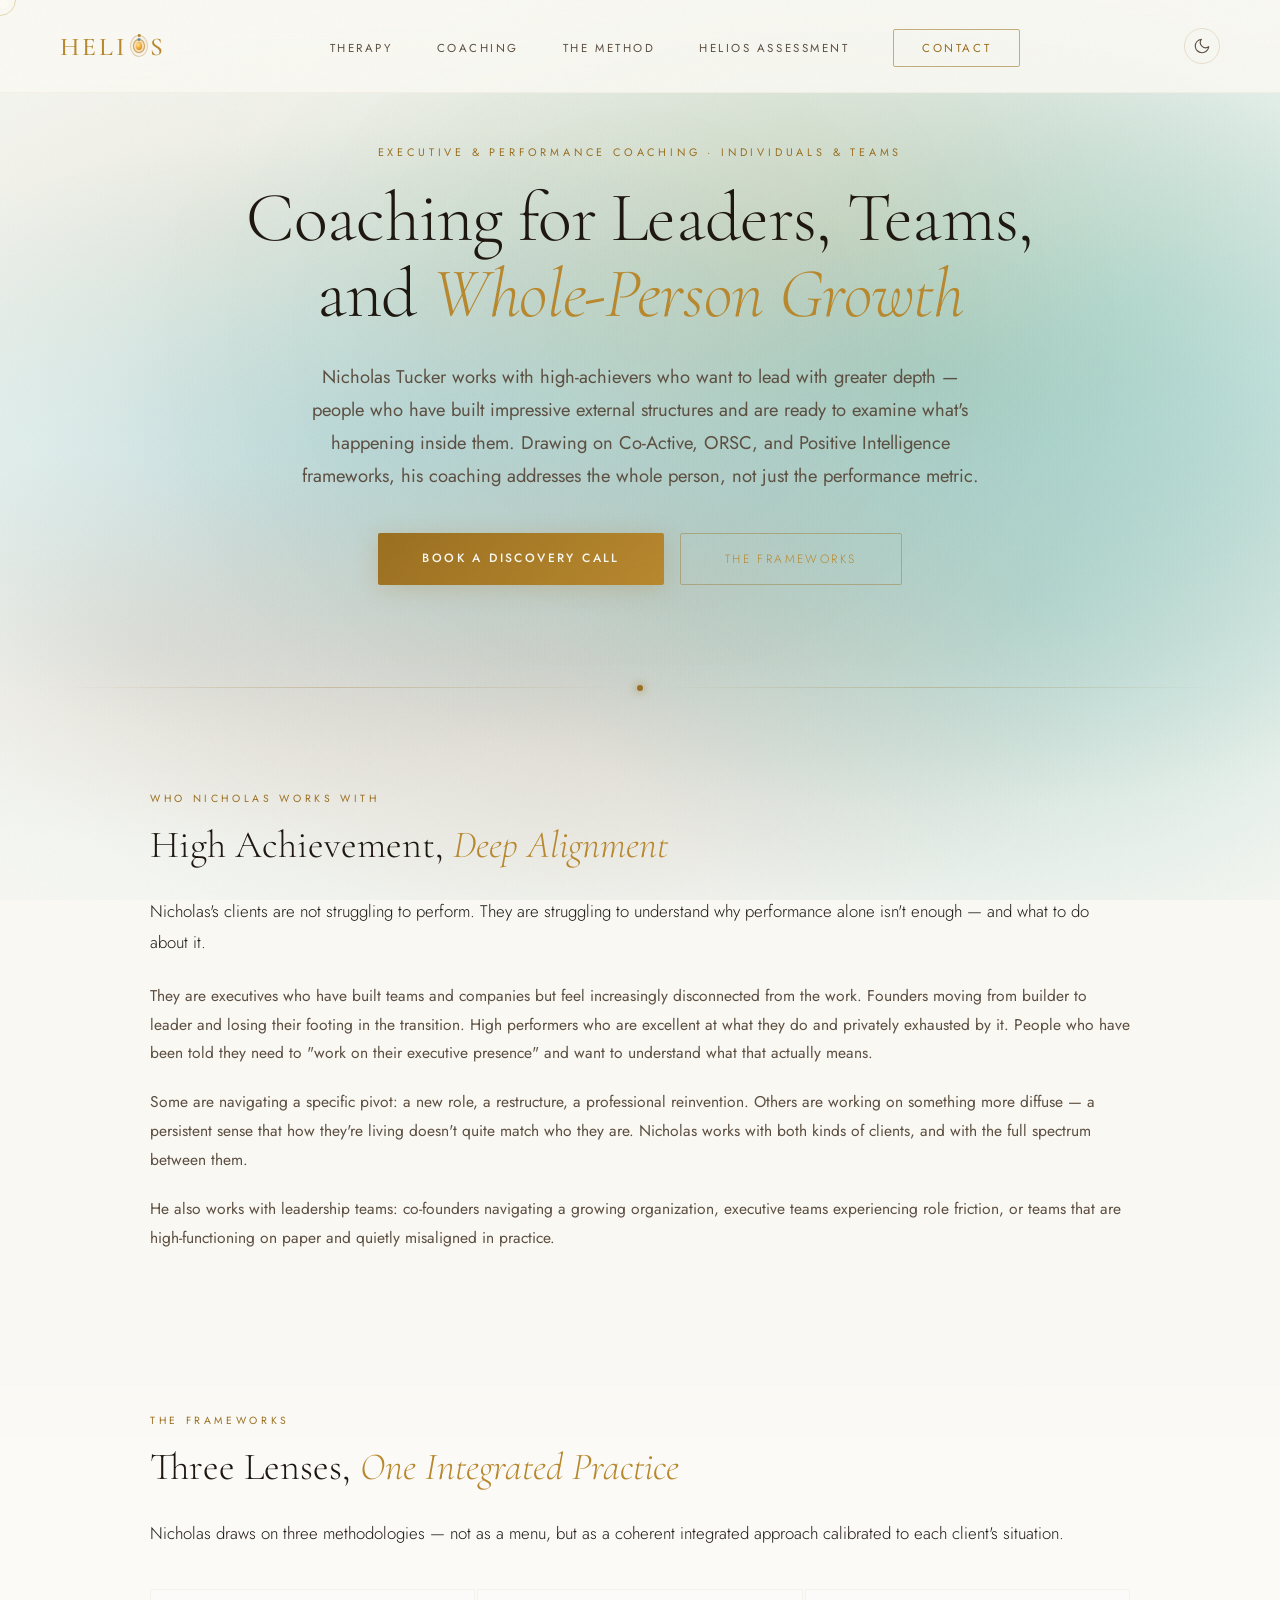
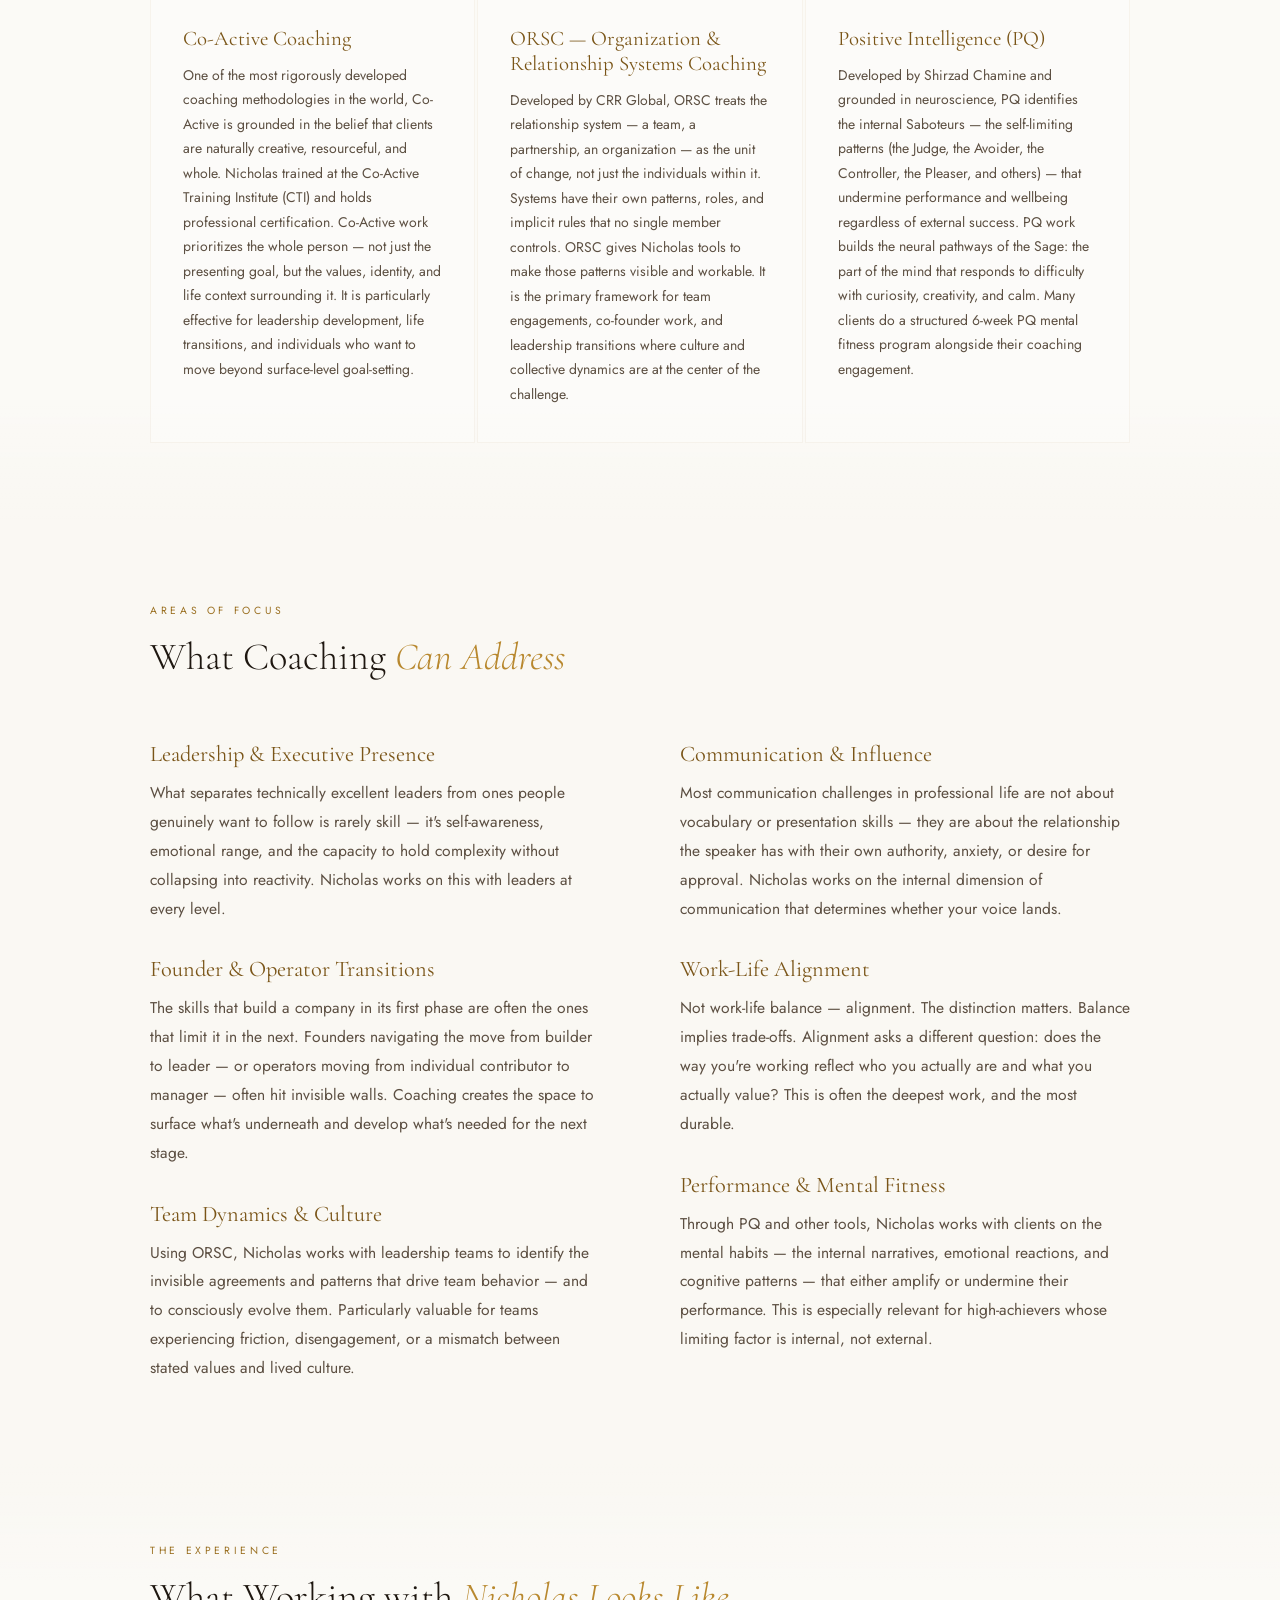
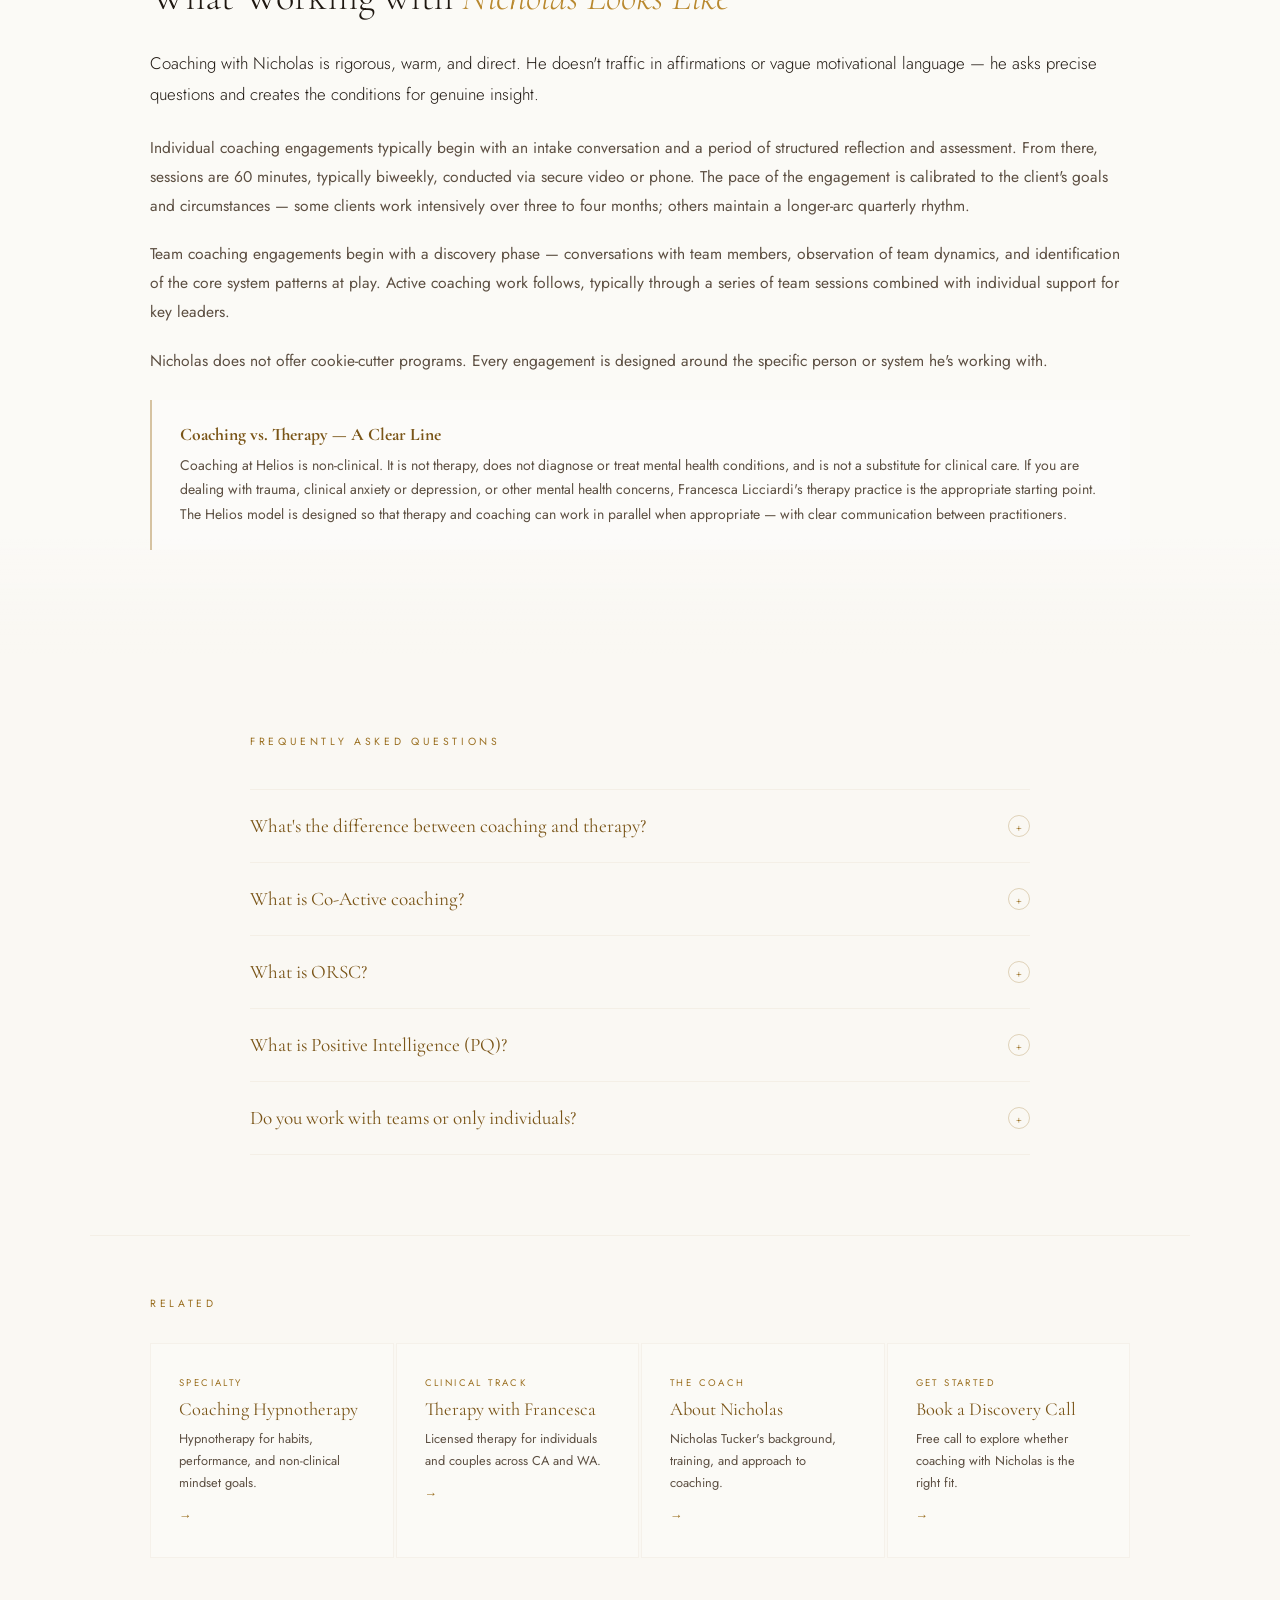
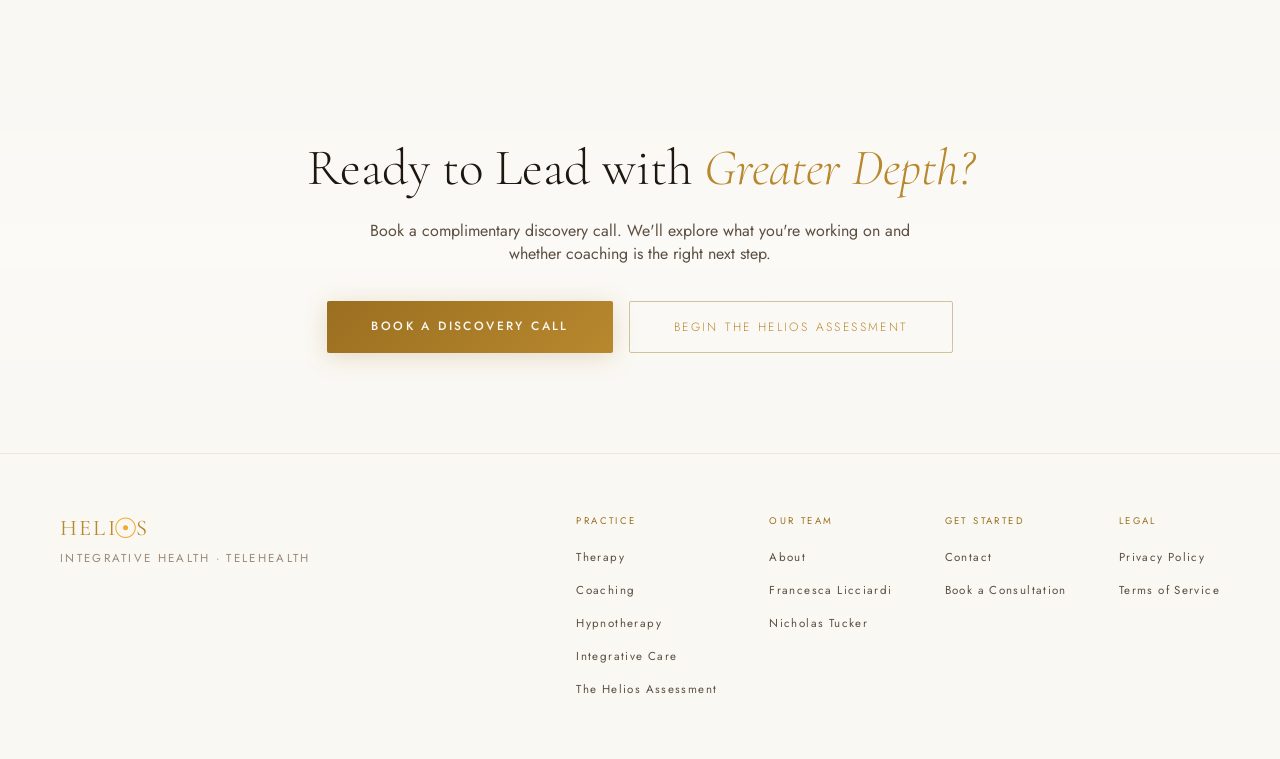
<file: coaching/index.html>
<!DOCTYPE html>
<html lang="en">
<head>
<meta charset="UTF-8">
<script>(function(){try{var t=localStorage.getItem('helios-theme')||'light';document.documentElement.setAttribute('data-theme',t);}catch(e){document.documentElement.setAttribute('data-theme','light');}})()</script>
<meta name="viewport" content="width=device-width, initial-scale=1.0">
<title>Executive &amp; Performance Coaching | Integrative | Helios</title>
<link rel="icon" type="image/svg+xml" href="/favicon.svg" />
<link rel="icon" type="image/png" sizes="32x32" href="/favicon-32x32.png" />
<link rel="icon" href="/favicon.ico" sizes="48x48" />
<link rel="apple-touch-icon" sizes="180x180" href="/apple-touch-icon.png" />
<link rel="manifest" href="/site.webmanifest" />
<meta name="theme-color" content="#000000" />
<meta name="description" content="Integrative executive and performance coaching with Nicholas Tucker. Co-Active, ORSC, and Positive Intelligence frameworks. For leaders, teams, and whole-person growth — via telecoaching.">
<meta name="robots" content="index, follow">
<link rel="canonical" href="https://heliosintegrativehealth.com/coaching">
<meta property="og:type" content="website">
<meta property="og:title" content="Executive &amp; Performance Coaching | Integrative | Helios">
<meta property="og:description" content="Integrative executive and performance coaching with Nicholas Tucker. Co-Active, ORSC, and Positive Intelligence frameworks for leaders and teams.">
<meta property="og:url" content="https://heliosintegrativehealth.com/coaching">
<meta property="og:site_name" content="Helios Integrative Health">
<meta property="og:image" content="https://heliosintegrativehealth.com/og-default.jpg">
<meta property="og:image:width" content="1200">
<meta property="og:image:height" content="630">
<meta name="twitter:card" content="summary_large_image">
<meta name="twitter:title" content="Executive &amp; Performance Coaching | Integrative | Helios">
<meta name="twitter:description" content="Integrative executive and performance coaching with Nicholas Tucker — Co-Active, ORSC, PQ frameworks for leaders and teams.">
<meta name="twitter:image" content="https://heliosintegrativehealth.com/og-default.jpg">
<script type="application/ld+json">
[
  {
    "@context": "https://schema.org",
    "@type": "Service",
    "@id": "https://heliosintegrativehealth.com/coaching#service",
    "name": "Executive &amp; Performance Coaching",
    "provider": { "@id": "https://heliosintegrativehealth.com/about#nicholas" },
    "description": "Integrative executive and performance coaching with Nicholas Tucker. Co-Active, ORSC, and Positive Intelligence frameworks for leaders, teams, and whole-person growth.",
    "serviceType": "Executive Coaching",
    "areaServed": { "@type": "Country", "name": "United States" },
    "offers": { "@type": "Offer", "price": "0", "priceCurrency": "USD", "description": "Complimentary discovery call" }
  },
  {
    "@context": "https://schema.org",
    "@type": "Person",
    "@id": "https://heliosintegrativehealth.com/about#nicholas",
    "name": "Nicholas Tucker",
    "jobTitle": "Executive Coach",
    "worksFor": { "@id": "https://heliosintegrativehealth.com/#organization" },
    "image": "https://heliosintegrativehealth.com/nicholas-tucker.png",
    "url": "https://heliosintegrativehealth.com/about#nicholas"
  },
  {
    "@context": "https://schema.org",
    "@type": "FAQPage",
    "mainEntity": [
      { "@type": "Question", "name": "What's the difference between coaching and therapy?", "acceptedAnswer": { "@type": "Answer", "text": "Coaching and therapy serve different purposes and operate under different frameworks. Therapy — offered separately at Helios by Francesca Licciardi, a licensed clinician — addresses diagnosed mental health conditions, trauma, and clinical concerns. Coaching works with non-clinical goals: leadership development, performance, communication, relationship dynamics at work, and the alignment between who you are and how you're living. Coaching does not diagnose, treat, or address clinical symptoms. If you're unsure which is appropriate, start with a consultation and we'll help you determine the right fit." } },
      { "@type": "Question", "name": "What is Co-Active coaching?", "acceptedAnswer": { "@type": "Answer", "text": "Co-Active coaching is one of the most widely practiced evidence-informed coaching methodologies in the world. Developed at the Co-Active Training Institute (CTI), it is grounded in the belief that people are naturally creative, resourceful, and whole — that the answers are already within the client, and the coach's role is to help surface and act on them. Co-Active coaching prioritizes whole-person awareness: it doesn't just work on the presenting goal, it works on the person pursuing it." } },
      { "@type": "Question", "name": "What is ORSC — Organization and Relationship Systems Coaching?", "acceptedAnswer": { "@type": "Answer", "text": "ORSC (Organization and Relationship Systems Coaching) is a methodology developed by CRR Global that treats the relationship system — a team, a partnership, a family — as the client, not just the individuals within it. ORSC is particularly valuable for leaders managing team dynamics, co-founders navigating a growing organization, or any context where the system's patterns and culture are as important as individual behavior." } },
      { "@type": "Question", "name": "What is Positive Intelligence (PQ)?", "acceptedAnswer": { "@type": "Answer", "text": "Positive Intelligence, developed by Shirzad Chamine, is a framework for understanding and strengthening mental fitness. It identifies the internal 'Saboteurs' — the self-limiting voices and patterns (the Judge, the Avoider, the Pleaser, and others) — that undermine performance and wellbeing, and builds the neural pathways associated with the 'Sage,' the part of the mind that responds to challenge with curiosity, creativity, and equanimity. PQ work often includes a structured 6-week mental fitness program." } },
      { "@type": "Question", "name": "Do you work with teams or only individuals?", "acceptedAnswer": { "@type": "Answer", "text": "Both. Nicholas works with individual leaders on executive performance, leadership presence, and whole-life alignment. He also works with teams — particularly leadership teams navigating rapid growth, conflict, or culture transformation — using ORSC frameworks to address the system as a whole. Team coaching engagements typically begin with an assessment phase before moving into active work." } }
    ]
  }
]
</script>
<link rel="preconnect" href="https://fonts.googleapis.com">
<link href="https://fonts.googleapis.com/css2?family=Cormorant+Garamond:ital,wght@0,300;0,400;0,500;0,600;1,300;1,400&family=Jost:wght@200;300;400;500&display=swap" rel="stylesheet">
<link rel="stylesheet" href="/styles.css">
</head>
<body>
<canvas id="helios-nebula" aria-hidden="true"></canvas>
<div class="cursor" id="cursor"></div>
<div class="cursor-ring" id="cursorRing"></div>

<nav>
  <a href="/" class="nav-logo helios-wordmark">HELI<span class="helios-wordmark__icon" aria-hidden="true"><span class="helios-wordmark__sun"></span><span class="helios-wordmark__orbit helios-wordmark__orbit--1"><span class="helios-wordmark__planet helios-wordmark__planet--1"></span></span><span class="helios-wordmark__orbit helios-wordmark__orbit--2"><span class="helios-wordmark__planet helios-wordmark__planet--2"></span></span></span>S</a>
  <ul class="nav-links">
    <li><a href="/therapy">Therapy</a></li>
    <li><a href="/coaching">Coaching</a></li>
    <li><a href="/#method">The Method</a></li>
    <li><a href="/assessment">Helios Assessment</a></li>
    <li><a href="/contact" class="nav-cta">Contact</a></li>
  </ul>
  <button class="theme-toggle" id="themeToggle" aria-label="Switch to dark theme" title="Toggle theme">
    <svg class="theme-icon theme-icon--moon" width="18" height="18" viewBox="0 0 24 24" fill="none" stroke="currentColor" stroke-width="1.5" stroke-linecap="round" stroke-linejoin="round" aria-hidden="true"><path d="M21 12.79A9 9 0 1 1 11.21 3 7 7 0 0 0 21 12.79z"/></svg>
    <svg class="theme-icon theme-icon--sun" width="18" height="18" viewBox="0 0 24 24" fill="none" stroke="currentColor" stroke-width="1.5" stroke-linecap="round" stroke-linejoin="round" aria-hidden="true"><circle cx="12" cy="12" r="5"/><line x1="12" y1="1" x2="12" y2="3"/><line x1="12" y1="21" x2="12" y2="23"/><line x1="4.22" y1="4.22" x2="5.64" y2="5.64"/><line x1="18.36" y1="18.36" x2="19.78" y2="19.78"/><line x1="1" y1="12" x2="3" y2="12"/><line x1="21" y1="12" x2="23" y2="12"/><line x1="4.22" y1="19.78" x2="5.64" y2="18.36"/><line x1="18.36" y1="5.64" x2="19.78" y2="4.22"/></svg>
  </button>
  <div class="hamburger" id="hamburger" onclick="toggleMenu()" aria-label="Open navigation menu" aria-expanded="false" role="button" tabindex="0">
    <span></span><span></span><span></span>
  </div>
</nav>

<div class="mobile-overlay" id="mobileOverlay">
  <div class="mobile-divider"></div>
  <a href="/therapy" onclick="toggleMenu()">Therapy</a>
  <a href="/coaching" onclick="toggleMenu()">Coaching</a>
  <a href="/#method" onclick="toggleMenu()">The Method</a>
  <a href="/assessment" onclick="toggleMenu()">Helios Assessment</a>
  <a href="/contact" onclick="toggleMenu()">Contact</a>
  <div class="mobile-divider"></div>
  <button class="theme-toggle theme-toggle--mobile" id="themeToggleMobile" aria-label="Switch to dark theme">
    <svg class="theme-icon theme-icon--moon" width="20" height="20" viewBox="0 0 24 24" fill="none" stroke="currentColor" stroke-width="1.5" stroke-linecap="round" stroke-linejoin="round" aria-hidden="true"><path d="M21 12.79A9 9 0 1 1 11.21 3 7 7 0 0 0 21 12.79z"/></svg>
    <svg class="theme-icon theme-icon--sun" width="20" height="20" viewBox="0 0 24 24" fill="none" stroke="currentColor" stroke-width="1.5" stroke-linecap="round" stroke-linejoin="round" aria-hidden="true"><circle cx="12" cy="12" r="5"/><line x1="12" y1="1" x2="12" y2="3"/><line x1="12" y1="21" x2="12" y2="23"/><line x1="4.22" y1="4.22" x2="5.64" y2="5.64"/><line x1="18.36" y1="18.36" x2="19.78" y2="19.78"/><line x1="1" y1="12" x2="3" y2="12"/><line x1="21" y1="12" x2="23" y2="12"/><line x1="4.22" y1="19.78" x2="5.64" y2="18.36"/><line x1="18.36" y1="5.64" x2="19.78" y2="4.22"/></svg>
    <span class="theme-toggle__label">Light Mode</span>
  </button>
</div>

<section class="page-hero">
  <p class="page-eyebrow">Executive &amp; Performance Coaching · Individuals &amp; Teams</p>
  <h1>Coaching for Leaders, Teams, and <em>Whole-Person Growth</em></h1>
  <p class="lead">Nicholas Tucker works with high-achievers who want to lead with greater depth — people who have built impressive external structures and are ready to examine what's happening inside them. Drawing on Co-Active, ORSC, and Positive Intelligence frameworks, his coaching addresses the whole person, not just the performance metric.</p>
  <div class="page-hero-actions">
    <a href="/contact" class="btn-primary">Book a Discovery Call</a>
    <a href="#frameworks" class="btn-ghost">The Frameworks</a>
  </div>
</section>

<div class="divider"><div class="divider-line"></div><div class="divider-sun"></div><div class="divider-line"></div></div>

<section class="content-section reveal">
  <span class="content-label">Who Nicholas Works With</span>
  <h2 class="content-h2">High Achievement, <em>Deep Alignment</em></h2>
  <div class="content-body">
    <p class="lead">Nicholas's clients are not struggling to perform. They are struggling to understand why performance alone isn't enough — and what to do about it.</p>
    <p>They are executives who have built teams and companies but feel increasingly disconnected from the work. Founders moving from builder to leader and losing their footing in the transition. High performers who are excellent at what they do and privately exhausted by it. People who have been told they need to "work on their executive presence" and want to understand what that actually means.</p>
    <p>Some are navigating a specific pivot: a new role, a restructure, a professional reinvention. Others are working on something more diffuse — a persistent sense that how they're living doesn't quite match who they are. Nicholas works with both kinds of clients, and with the full spectrum between them.</p>
    <p>He also works with leadership teams: co-founders navigating a growing organization, executive teams experiencing role friction, or teams that are high-functioning on paper and quietly misaligned in practice.</p>
  </div>
</section>

<section class="content-section bg-dark" id="frameworks">
  <div class="content-inner reveal">
    <span class="content-label">The Frameworks</span>
    <h2 class="content-h2">Three Lenses, <em>One Integrated Practice</em></h2>
    <div class="content-body">
      <p class="lead">Nicholas draws on three methodologies — not as a menu, but as a coherent integrated approach calibrated to each client's situation.</p>
      <div class="modality-grid">
        <div class="modality-card">
          <h3>Co-Active Coaching</h3>
          <p>One of the most rigorously developed coaching methodologies in the world, Co-Active is grounded in the belief that clients are naturally creative, resourceful, and whole. Nicholas trained at the Co-Active Training Institute (CTI) and holds professional certification. Co-Active work prioritizes the whole person — not just the presenting goal, but the values, identity, and life context surrounding it. It is particularly effective for leadership development, life transitions, and individuals who want to move beyond surface-level goal-setting.</p>
        </div>
        <div class="modality-card">
          <h3>ORSC — Organization &amp; Relationship Systems Coaching</h3>
          <p>Developed by CRR Global, ORSC treats the relationship system — a team, a partnership, an organization — as the unit of change, not just the individuals within it. Systems have their own patterns, roles, and implicit rules that no single member controls. ORSC gives Nicholas tools to make those patterns visible and workable. It is the primary framework for team engagements, co-founder work, and leadership transitions where culture and collective dynamics are at the center of the challenge.</p>
        </div>
        <div class="modality-card">
          <h3>Positive Intelligence (PQ)</h3>
          <p>Developed by Shirzad Chamine and grounded in neuroscience, PQ identifies the internal Saboteurs — the self-limiting patterns (the Judge, the Avoider, the Controller, the Pleaser, and others) — that undermine performance and wellbeing regardless of external success. PQ work builds the neural pathways of the Sage: the part of the mind that responds to difficulty with curiosity, creativity, and calm. Many clients do a structured 6-week PQ mental fitness program alongside their coaching engagement.</p>
        </div>
      </div>
    </div>
  </div>
</section>

<section class="content-section reveal">
  <span class="content-label">Areas of Focus</span>
  <h2 class="content-h2">What Coaching <em>Can Address</em></h2>
  <div class="content-body">
    <div class="content-two-col">
      <div>
        <h3 class="content-h3">Leadership &amp; Executive Presence</h3>
        <p>What separates technically excellent leaders from ones people genuinely want to follow is rarely skill — it's self-awareness, emotional range, and the capacity to hold complexity without collapsing into reactivity. Nicholas works on this with leaders at every level.</p>
        <h3 class="content-h3">Founder &amp; Operator Transitions</h3>
        <p>The skills that build a company in its first phase are often the ones that limit it in the next. Founders navigating the move from builder to leader — or operators moving from individual contributor to manager — often hit invisible walls. Coaching creates the space to surface what's underneath and develop what's needed for the next stage.</p>
        <h3 class="content-h3">Team Dynamics &amp; Culture</h3>
        <p>Using ORSC, Nicholas works with leadership teams to identify the invisible agreements and patterns that drive team behavior — and to consciously evolve them. Particularly valuable for teams experiencing friction, disengagement, or a mismatch between stated values and lived culture.</p>
      </div>
      <div>
        <h3 class="content-h3">Communication &amp; Influence</h3>
        <p>Most communication challenges in professional life are not about vocabulary or presentation skills — they are about the relationship the speaker has with their own authority, anxiety, or desire for approval. Nicholas works on the internal dimension of communication that determines whether your voice lands.</p>
        <h3 class="content-h3">Work-Life Alignment</h3>
        <p>Not work-life balance — alignment. The distinction matters. Balance implies trade-offs. Alignment asks a different question: does the way you're working reflect who you actually are and what you actually value? This is often the deepest work, and the most durable.</p>
        <h3 class="content-h3">Performance &amp; Mental Fitness</h3>
        <p>Through PQ and other tools, Nicholas works with clients on the mental habits — the internal narratives, emotional reactions, and cognitive patterns — that either amplify or undermine their performance. This is especially relevant for high-achievers whose limiting factor is internal, not external.</p>
      </div>
    </div>
  </div>
</section>

<section class="content-section bg-dark">
  <div class="content-inner reveal">
    <span class="content-label">The Experience</span>
    <h2 class="content-h2">What Working with <em>Nicholas Looks Like</em></h2>
    <div class="content-body">
      <p class="lead">Coaching with Nicholas is rigorous, warm, and direct. He doesn't traffic in affirmations or vague motivational language — he asks precise questions and creates the conditions for genuine insight.</p>
      <p>Individual coaching engagements typically begin with an intake conversation and a period of structured reflection and assessment. From there, sessions are 60 minutes, typically biweekly, conducted via secure video or phone. The pace of the engagement is calibrated to the client's goals and circumstances — some clients work intensively over three to four months; others maintain a longer-arc quarterly rhythm.</p>
      <p>Team coaching engagements begin with a discovery phase — conversations with team members, observation of team dynamics, and identification of the core system patterns at play. Active coaching work follows, typically through a series of team sessions combined with individual support for key leaders.</p>
      <p>Nicholas does not offer cookie-cutter programs. Every engagement is designed around the specific person or system he's working with.</p>
      <div class="info-box">
        <h4>Coaching vs. Therapy — A Clear Line</h4>
        <p>Coaching at Helios is non-clinical. It is not therapy, does not diagnose or treat mental health conditions, and is not a substitute for clinical care. If you are dealing with trauma, clinical anxiety or depression, or other mental health concerns, Francesca Licciardi's therapy practice is the appropriate starting point. The Helios model is designed so that therapy and coaching can work in parallel when appropriate — with clear communication between practitioners.</p>
      </div>
    </div>
  </div>
</section>

<section class="faq-section" id="faq">
  <span class="content-label" style="display:block;margin-bottom:40px">Frequently Asked Questions</span>
  <div class="faq-item">
    <button class="faq-question">What's the difference between coaching and therapy?<span class="faq-icon">+</span></button>
    <div class="faq-answer">Coaching and therapy serve different purposes. Therapy — offered at Helios by Francesca Licciardi, a licensed clinician — addresses diagnosed mental health conditions, trauma, and clinical concerns. Coaching works with non-clinical goals: leadership development, performance, communication, life alignment, and relationship dynamics at work. Coaching does not diagnose, treat, or address clinical symptoms. If you're unsure which is appropriate, the free discovery call is the right place to start — we'll help you figure it out.</div>
  </div>
  <div class="faq-item">
    <button class="faq-question">What is Co-Active coaching?<span class="faq-icon">+</span></button>
    <div class="faq-answer">Co-Active is one of the most widely practiced evidence-informed coaching methodologies in the world, developed at the Co-Active Training Institute. It is grounded in the principle that clients are naturally creative, resourceful, and whole — that the insights and answers are already within the client, and the coach's role is to help access and act on them. Co-Active coaching works with the whole person: values, identity, life context, and the relationship between internal state and external behavior.</div>
  </div>
  <div class="faq-item">
    <button class="faq-question">What is ORSC?<span class="faq-icon">+</span></button>
    <div class="faq-answer">ORSC (Organization and Relationship Systems Coaching) is a methodology developed by CRR Global that treats the relationship system — a team, a partnership, an organization — as the client, not just the individuals within it. Systems develop their own patterns, norms, and implicit agreements that no single person controls. ORSC makes these visible and workable. It's Nicholas's primary framework for team and organizational coaching engagements.</div>
  </div>
  <div class="faq-item">
    <button class="faq-question">What is Positive Intelligence (PQ)?<span class="faq-icon">+</span></button>
    <div class="faq-answer">Positive Intelligence, developed by Shirzad Chamine, is a framework for mental fitness grounded in neuroscience. It identifies internal Saboteurs — the self-limiting mental patterns that undermine performance regardless of external success — and builds neural pathways associated with the Sage, the part of the mind that responds to difficulty with curiosity, creativity, and calm. Many clients do a structured 6-week PQ mental fitness program as part of their coaching engagement.</div>
  </div>
  <div class="faq-item">
    <button class="faq-question">Do you work with teams or only individuals?<span class="faq-icon">+</span></button>
    <div class="faq-answer">Both. Nicholas works with individual leaders on executive performance, leadership presence, and life alignment. He also works with leadership teams — especially teams experiencing friction, culture misalignment, or the growing pains of organizational transition — using ORSC frameworks to address the system as a whole. Team engagements typically begin with an assessment phase.</div>
  </div>
</section>

<section class="related-section reveal">
  <span class="content-label">Related</span>
  <div class="related-grid">
    <a href="/coaching/hypnotherapy" class="related-card">
      <span class="eyebrow">Specialty</span>
      <h4>Coaching Hypnotherapy</h4>
      <p>Hypnotherapy for habits, performance, and non-clinical mindset goals.</p>
      <span class="arrow">→</span>
    </a>
    <a href="/therapy" class="related-card">
      <span class="eyebrow">Clinical Track</span>
      <h4>Therapy with Francesca</h4>
      <p>Licensed therapy for individuals and couples across CA and WA.</p>
      <span class="arrow">→</span>
    </a>
    <a href="/about#nicholas" class="related-card">
      <span class="eyebrow">The Coach</span>
      <h4>About Nicholas</h4>
      <p>Nicholas Tucker's background, training, and approach to coaching.</p>
      <span class="arrow">→</span>
    </a>
    <a href="/contact" class="related-card">
      <span class="eyebrow">Get Started</span>
      <h4>Book a Discovery Call</h4>
      <p>Free call to explore whether coaching with Nicholas is the right fit.</p>
      <span class="arrow">→</span>
    </a>
  </div>
</section>

<section class="cta-section">
  <h2>Ready to Lead with <em>Greater Depth?</em></h2>
  <p>Book a complimentary discovery call. We'll explore what you're working on and whether coaching is the right next step.</p>
  <div class="cta-actions">
    <a href="/contact" class="btn-primary">Book a Discovery Call</a>
    <a href="/assessment" class="btn-ghost">Begin the Helios Assessment</a>
  </div>
</section>

<footer>
  <div>
    <div class="footer-logo">HELI<span style="color:var(--sun);font-size:1.25em;line-height:1;vertical-align:top;position:relative;top:0.05em;margin-left:-0.13em;letter-spacing:-0.07em;">☉</span>S</div>
    <div class="footer-tagline" style="margin-top:8px">Integrative Health · Telehealth</div>
  </div>
  <nav class="footer-nav" aria-label="Footer navigation">
    <div class="footer-col">
      <span class="footer-col-title">Practice</span>
      <ul class="footer-links">
        <li><a href="/therapy">Therapy</a></li>
        <li><a href="/coaching">Coaching</a></li>
        <li><a href="/therapy/hypnotherapy">Hypnotherapy</a></li>
        <li><a href="/integrative-care">Integrative Care</a></li>
        <li><a href="/assessment">The Helios Assessment</a></li>
      </ul>
    </div>
    <div class="footer-col">
      <span class="footer-col-title">Our Team</span>
      <ul class="footer-links">
        <li><a href="/about">About</a></li>
        <li><a href="/about#francesca">Francesca Licciardi</a></li>
        <li><a href="/about#nicholas">Nicholas Tucker</a></li>
      </ul>
    </div>
    <div class="footer-col">
      <span class="footer-col-title">Get Started</span>
      <ul class="footer-links">
        <li><a href="/contact">Contact</a></li>
        <li><a href="/contact">Book a Consultation</a></li>
      </ul>
    </div>
    <div class="footer-col">
      <span class="footer-col-title">Legal</span>
      <ul class="footer-links">
        <li><a href="/privacy">Privacy Policy</a></li>
        <li><a href="/terms">Terms of Service</a></li>
      </ul>
    </div>
  </nav>
</footer>

<script>
const cursor=document.getElementById('cursor');const ring=document.getElementById('cursorRing');let mx=0,my=0,rx=0,ry=0;document.addEventListener('mousemove',e=>{mx=e.clientX;my=e.clientY;cursor.style.left=mx-4+'px';cursor.style.top=my-4+'px';});function animateRing(){rx+=(mx-rx-16)*0.12;ry+=(my-ry-16)*0.12;ring.style.left=rx+'px';ring.style.top=ry+'px';requestAnimationFrame(animateRing);}animateRing();document.querySelectorAll('a,button,input,select,textarea').forEach(el=>{el.addEventListener('mouseenter',()=>{cursor.style.transform='scale(3)';ring.style.transform='scale(0.5)'});el.addEventListener('mouseleave',()=>{cursor.style.transform='scale(1)';ring.style.transform='scale(1)'});});function toggleMenu(){const h=document.getElementById('hamburger');const o=document.getElementById('mobileOverlay');h.classList.toggle('open');o.classList.toggle('open');const isOpen=o.classList.contains('open');document.body.style.overflow=isOpen?'hidden':'';h.setAttribute('aria-expanded',isOpen);h.setAttribute('aria-label',isOpen?'Close navigation menu':'Open navigation menu');if(isOpen){const fl=o.querySelector('a');if(fl)setTimeout(()=>fl.focus(),420);}}document.getElementById('hamburger').addEventListener('keydown',function(e){if(e.key==='Enter'||e.key===' '){e.preventDefault();toggleMenu();}});document.addEventListener('keydown',function(e){if(e.key==='Escape'&&document.getElementById('mobileOverlay').classList.contains('open')){toggleMenu();document.getElementById('hamburger').focus();}});(function(){const nav=document.querySelector('nav');function onScroll(){nav.classList.toggle('scrolled',window.scrollY>60);}window.addEventListener('scroll',onScroll,{passive:true});onScroll();})();const reveals=document.querySelectorAll('.reveal');const observer=new IntersectionObserver(entries=>{entries.forEach(e=>{if(e.isIntersecting){e.target.classList.add('visible');observer.unobserve(e.target);}});},{threshold:0.1});reveals.forEach(el=>observer.observe(el));document.querySelectorAll('.faq-question').forEach(btn=>{btn.addEventListener('click',()=>{const item=btn.closest('.faq-item');const isOpen=item.classList.contains('open');document.querySelectorAll('.faq-item.open').forEach(el=>el.classList.remove('open'));if(!isOpen)item.classList.add('open');});});
if(window.HeliosNebula) window.HeliosNebula.setScene('services');
(function(){
  function getTheme(){return document.documentElement.getAttribute('data-theme')||'light';}
  function updateToggles(theme){
    var isDark=theme==='dark';
    document.querySelectorAll('.theme-toggle').forEach(function(btn){
      btn.setAttribute('aria-label',isDark?'Switch to light theme':'Switch to dark theme');
    });
    document.querySelectorAll('.theme-toggle__label').forEach(function(el){
      el.textContent=isDark?'Light Mode':'Dark Mode';
    });
    document.documentElement.classList.toggle('theme-dark',isDark);
    if(window.HeliosNebula)window.HeliosNebula.setTheme(theme);
  }
  function toggleTheme(){
    var next=getTheme()==='dark'?'light':'dark';
    document.documentElement.setAttribute('data-theme',next);
    try{localStorage.setItem('helios-theme',next);}catch(e){}
    updateToggles(next);
  }
  document.querySelectorAll('.theme-toggle').forEach(function(btn){
    btn.addEventListener('click',toggleTheme);
    btn.addEventListener('keydown',function(e){if(e.key==='Enter'||e.key===' '){e.preventDefault();toggleTheme();}});
  });
  updateToggles(getTheme());
  requestAnimationFrame(function(){document.body.classList.add('theme-ready');});
})();
</script>
<script src="/nebula.js"></script>
</body>
</html>
</file>
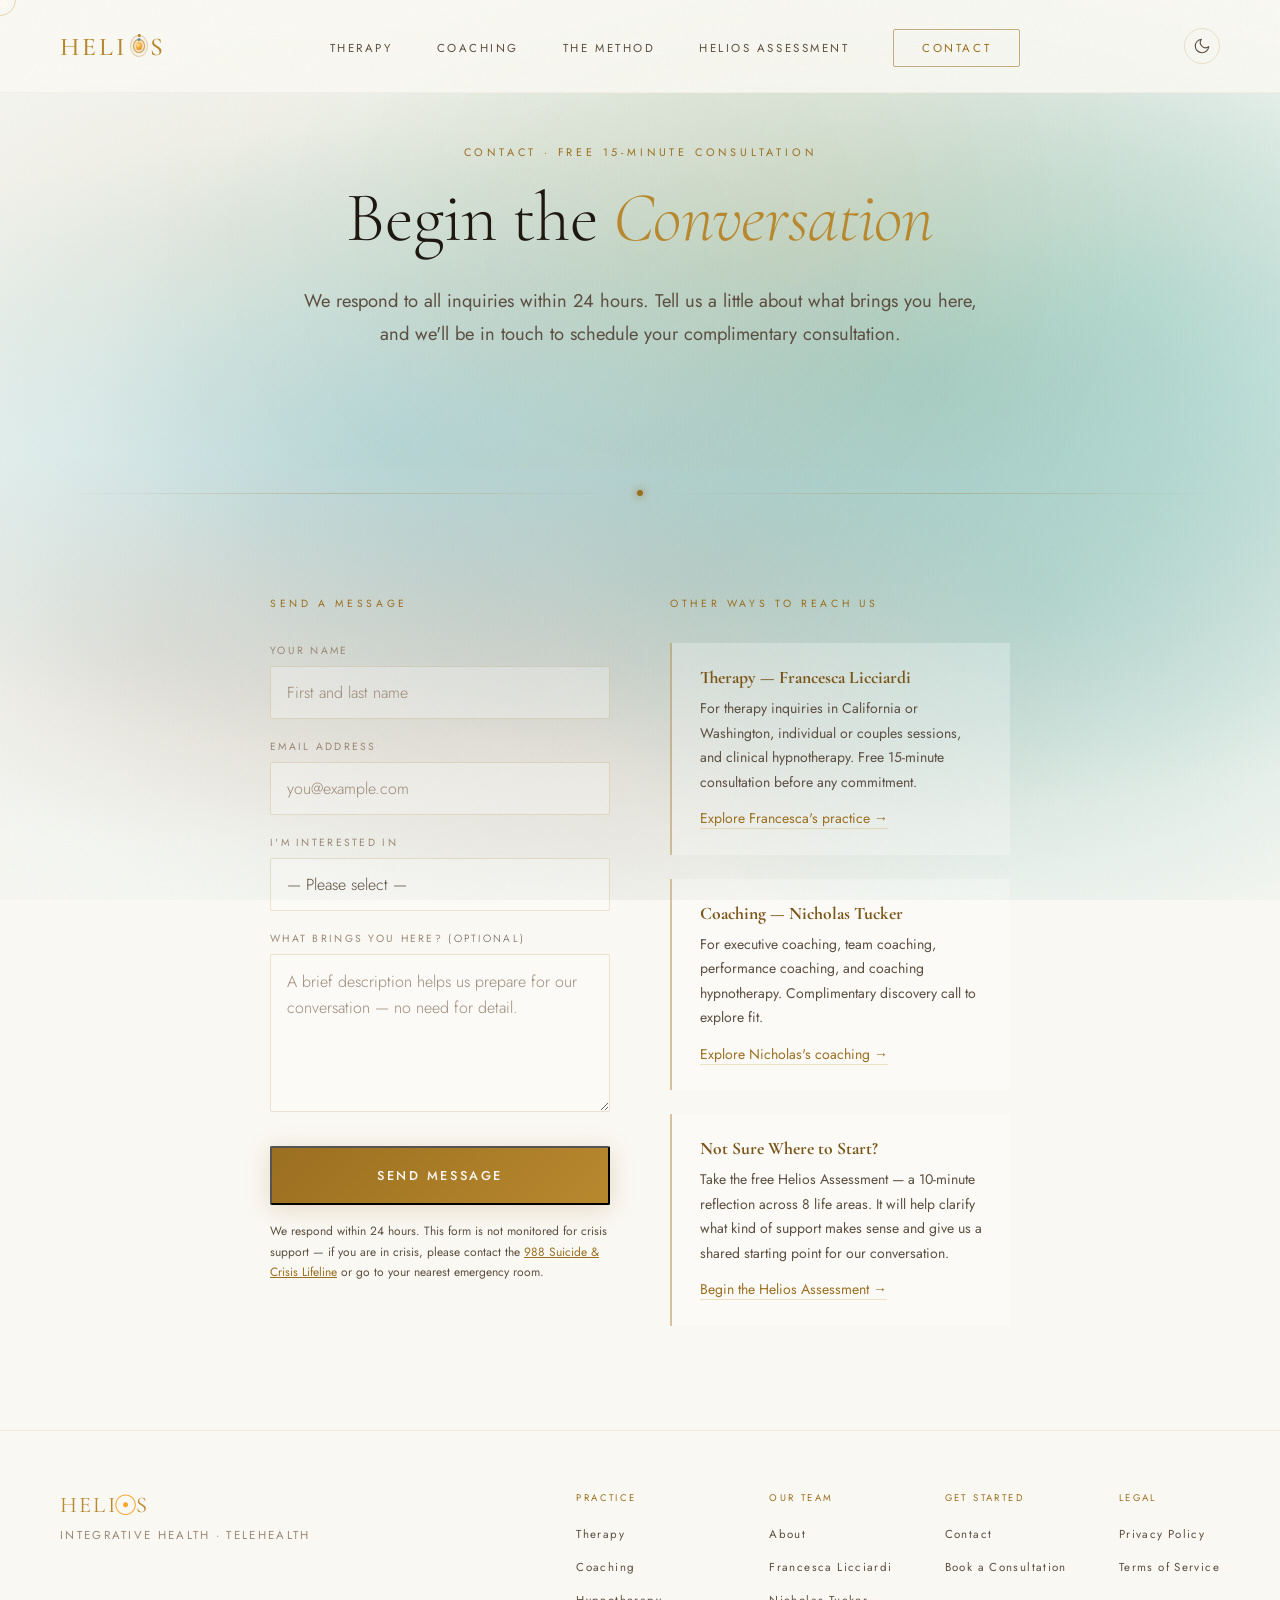
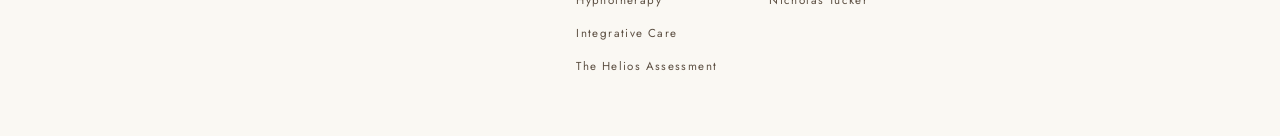
<file: contact/index.html>
<!DOCTYPE html>
<html lang="en">
<head>
<meta charset="UTF-8">
<script>(function(){try{var t=localStorage.getItem('helios-theme')||'light';document.documentElement.setAttribute('data-theme',t);}catch(e){document.documentElement.setAttribute('data-theme','light');}})()</script>
<meta name="viewport" content="width=device-width, initial-scale=1.0">
<title>Contact Helios | Book a Free Consultation</title>
<link rel="icon" type="image/svg+xml" href="/favicon.svg" />
<link rel="icon" type="image/png" sizes="32x32" href="/favicon-32x32.png" />
<link rel="icon" href="/favicon.ico" sizes="48x48" />
<link rel="apple-touch-icon" sizes="180x180" href="/apple-touch-icon.png" />
<link rel="manifest" href="/site.webmanifest" />
<meta name="theme-color" content="#000000" />
<meta name="description" content="Book a free 15-minute consultation with Helios Integrative Health. Therapy with Francesca Licciardi or coaching with Nicholas Tucker — we'll respond within 24 hours.">
<meta name="robots" content="index, follow">
<link rel="canonical" href="https://heliosintegrativehealth.com/contact">
<meta property="og:type" content="website">
<meta property="og:title" content="Contact Helios | Book a Free Consultation">
<meta property="og:description" content="Book a free 15-minute consultation with Helios Integrative Health. Therapy or coaching — we'll respond within 24 hours.">
<meta property="og:url" content="https://heliosintegrativehealth.com/contact">
<meta property="og:site_name" content="Helios Integrative Health">
<meta property="og:image" content="https://heliosintegrativehealth.com/og-default.jpg">
<meta property="og:image:width" content="1200">
<meta property="og:image:height" content="630">
<meta name="twitter:card" content="summary_large_image">
<meta name="twitter:title" content="Contact Helios | Book a Free Consultation">
<meta name="twitter:description" content="Book a free 15-minute consultation with Helios Integrative Health.">
<meta name="twitter:image" content="https://heliosintegrativehealth.com/og-default.jpg">
<link rel="preconnect" href="https://fonts.googleapis.com">
<link href="https://fonts.googleapis.com/css2?family=Cormorant+Garamond:ital,wght@0,300;0,400;0,500;0,600;1,300;1,400&family=Jost:wght@200;300;400;500&display=swap" rel="stylesheet">
<link rel="stylesheet" href="/styles.css">
</head>
<body>
<canvas id="helios-nebula" aria-hidden="true"></canvas>
<div class="cursor" id="cursor"></div>
<div class="cursor-ring" id="cursorRing"></div>

<nav>
  <a href="/" class="nav-logo helios-wordmark">HELI<span class="helios-wordmark__icon" aria-hidden="true"><span class="helios-wordmark__sun"></span><span class="helios-wordmark__orbit helios-wordmark__orbit--1"><span class="helios-wordmark__planet helios-wordmark__planet--1"></span></span><span class="helios-wordmark__orbit helios-wordmark__orbit--2"><span class="helios-wordmark__planet helios-wordmark__planet--2"></span></span></span>S</a>
  <ul class="nav-links">
    <li><a href="/therapy">Therapy</a></li>
    <li><a href="/coaching">Coaching</a></li>
    <li><a href="/#method">The Method</a></li>
    <li><a href="/assessment">Helios Assessment</a></li>
    <li><a href="/contact" class="nav-cta">Contact</a></li>
  </ul>
  <button class="theme-toggle" id="themeToggle" aria-label="Switch to dark theme" title="Toggle theme">
    <svg class="theme-icon theme-icon--moon" width="18" height="18" viewBox="0 0 24 24" fill="none" stroke="currentColor" stroke-width="1.5" stroke-linecap="round" stroke-linejoin="round" aria-hidden="true"><path d="M21 12.79A9 9 0 1 1 11.21 3 7 7 0 0 0 21 12.79z"/></svg>
    <svg class="theme-icon theme-icon--sun" width="18" height="18" viewBox="0 0 24 24" fill="none" stroke="currentColor" stroke-width="1.5" stroke-linecap="round" stroke-linejoin="round" aria-hidden="true"><circle cx="12" cy="12" r="5"/><line x1="12" y1="1" x2="12" y2="3"/><line x1="12" y1="21" x2="12" y2="23"/><line x1="4.22" y1="4.22" x2="5.64" y2="5.64"/><line x1="18.36" y1="18.36" x2="19.78" y2="19.78"/><line x1="1" y1="12" x2="3" y2="12"/><line x1="21" y1="12" x2="23" y2="12"/><line x1="4.22" y1="19.78" x2="5.64" y2="18.36"/><line x1="18.36" y1="5.64" x2="19.78" y2="4.22"/></svg>
  </button>
  <div class="hamburger" id="hamburger" onclick="toggleMenu()" aria-label="Open navigation menu" aria-expanded="false" role="button" tabindex="0">
    <span></span><span></span><span></span>
  </div>
</nav>

<div class="mobile-overlay" id="mobileOverlay">
  <div class="mobile-divider"></div>
  <a href="/therapy" onclick="toggleMenu()">Therapy</a>
  <a href="/coaching" onclick="toggleMenu()">Coaching</a>
  <a href="/#method" onclick="toggleMenu()">The Method</a>
  <a href="/assessment" onclick="toggleMenu()">Helios Assessment</a>
  <a href="/contact" onclick="toggleMenu()">Contact</a>
  <div class="mobile-divider"></div>
  <button class="theme-toggle theme-toggle--mobile" id="themeToggleMobile" aria-label="Switch to dark theme">
    <svg class="theme-icon theme-icon--moon" width="20" height="20" viewBox="0 0 24 24" fill="none" stroke="currentColor" stroke-width="1.5" stroke-linecap="round" stroke-linejoin="round" aria-hidden="true"><path d="M21 12.79A9 9 0 1 1 11.21 3 7 7 0 0 0 21 12.79z"/></svg>
    <svg class="theme-icon theme-icon--sun" width="20" height="20" viewBox="0 0 24 24" fill="none" stroke="currentColor" stroke-width="1.5" stroke-linecap="round" stroke-linejoin="round" aria-hidden="true"><circle cx="12" cy="12" r="5"/><line x1="12" y1="1" x2="12" y2="3"/><line x1="12" y1="21" x2="12" y2="23"/><line x1="4.22" y1="4.22" x2="5.64" y2="5.64"/><line x1="18.36" y1="18.36" x2="19.78" y2="19.78"/><line x1="1" y1="12" x2="3" y2="12"/><line x1="21" y1="12" x2="23" y2="12"/><line x1="4.22" y1="19.78" x2="5.64" y2="18.36"/><line x1="18.36" y1="5.64" x2="19.78" y2="4.22"/></svg>
    <span class="theme-toggle__label">Light Mode</span>
  </button>
</div>

<section class="page-hero">
  <p class="page-eyebrow">Contact · Free 15-Minute Consultation</p>
  <h1>Begin the <em>Conversation</em></h1>
  <p class="lead">We respond to all inquiries within 24 hours. Tell us a little about what brings you here, and we'll be in touch to schedule your complimentary consultation.</p>
</section>

<div class="divider"><div class="divider-line"></div><div class="divider-sun"></div><div class="divider-line"></div></div>

<section class="content-section reveal" style="max-width:860px;margin:0 auto">

  <div class="content-two-col" style="gap:60px;align-items:start">

    <div>
      <span class="content-label">Send a Message</span>
      <form name="booking" method="POST" data-netlify="true" netlify-honeypot="bot-field" action="/" autocomplete="on" style="margin-top:32px">
        <input type="hidden" name="form-name" value="booking">
        <p style="display:none"><label>Don't fill this out: <input name="bot-field" autocomplete="off"></label></p>

        <div class="form-group">
          <label for="name">Your Name</label>
          <input type="text" id="name" name="name" autocomplete="name" required placeholder="First and last name">
        </div>

        <div class="form-group">
          <label for="email">Email Address</label>
          <input type="email" id="email" name="email" autocomplete="email" required placeholder="you@example.com">
        </div>

        <div class="form-group">
          <label for="interest">I'm interested in</label>
          <select id="interest" name="interest" autocomplete="off">
            <option value="">— Please select —</option>
            <option value="therapy">Therapy (Francesca)</option>
            <option value="coaching">Coaching (Nicholas)</option>
            <option value="both">Both / Not Sure Yet</option>
            <option value="hypnotherapy-clinical">Clinical Hypnotherapy</option>
            <option value="hypnotherapy-coaching">Coaching Hypnotherapy</option>
          </select>
        </div>

        <div class="form-group">
          <label for="message">What brings you here? <span style="color:var(--text-dim);font-weight:300">(optional)</span></label>
          <textarea id="message" name="message" rows="5" autocomplete="off" placeholder="A brief description helps us prepare for our conversation — no need for detail."></textarea>
        </div>

        <button type="submit" id="submitBtn" class="btn-primary" style="width:100%;margin-top:8px;padding:18px;font-size:0.8rem">Send Message</button>
        <p id="formError" role="alert" style="display:none;font-size:0.8rem;color:#c0756a;margin-top:16px;line-height:1.7">Something went wrong — please try again, or email us directly at <a href="mailto:hello@heliosintegrativehealth.com" style="color:#c0756a">hello@heliosintegrativehealth.com</a>.</p>
        <p style="font-size:0.75rem;color:var(--text-dim);margin-top:16px;line-height:1.7">We respond within 24 hours. This form is not monitored for crisis support — if you are in crisis, please contact the <a href="https://988lifeline.org" target="_blank" rel="noopener" style="color:var(--gold)">988 Suicide &amp; Crisis Lifeline</a> or go to your nearest emergency room.</p>
      </form>

      <div id="formSuccess" role="status" style="display:none;margin-top:32px;padding:40px 32px;border:1px solid rgba(201,168,76,0.2);text-align:center">
        <div style="font-size:2.2rem;color:var(--sun);margin-bottom:20px">☉</div>
        <h3 style="font-family:'Cormorant Garamond',serif;font-size:1.7rem;font-weight:400;color:var(--text);margin-bottom:12px">Message <em>Received</em></h3>
        <p style="font-size:0.9rem;color:var(--text-dim);line-height:1.8;max-width:340px;margin:0 auto">We'll be in touch within 24 hours to schedule your complimentary consultation.</p>
        <div style="margin-top:28px;display:flex;gap:12px;justify-content:center;flex-wrap:wrap">
          <a href="/assessment" class="btn-ghost" style="font-size:0.75rem;padding:12px 24px">Begin the Helios Assessment</a>
          <a href="/" class="btn-ghost" style="font-size:0.75rem;padding:12px 24px">Back to Home</a>
        </div>
      </div>
    </div>

    <div>
      <span class="content-label">Other Ways to Reach Us</span>
      <div style="margin-top:32px">
        <div class="info-box" style="margin-bottom:24px">
          <h4>Therapy — Francesca Licciardi</h4>
          <p>For therapy inquiries in California or Washington, individual or couples sessions, and clinical hypnotherapy. Free 15-minute consultation before any commitment.</p>
          <p style="margin-top:12px"><a href="/therapy" style="color:var(--gold);text-decoration:none;border-bottom:1px solid rgba(201,168,76,0.3)">Explore Francesca's practice →</a></p>
        </div>
        <div class="info-box" style="margin-bottom:24px">
          <h4>Coaching — Nicholas Tucker</h4>
          <p>For executive coaching, team coaching, performance coaching, and coaching hypnotherapy. Complimentary discovery call to explore fit.</p>
          <p style="margin-top:12px"><a href="/coaching" style="color:var(--gold);text-decoration:none;border-bottom:1px solid rgba(201,168,76,0.3)">Explore Nicholas's coaching →</a></p>
        </div>
        <div class="info-box">
          <h4>Not Sure Where to Start?</h4>
          <p>Take the free Helios Assessment — a 10-minute reflection across 8 life areas. It will help clarify what kind of support makes sense and give us a shared starting point for our conversation.</p>
          <p style="margin-top:12px"><a href="/assessment" style="color:var(--gold);text-decoration:none;border-bottom:1px solid rgba(201,168,76,0.3)">Begin the Helios Assessment →</a></p>
        </div>
      </div>
    </div>

  </div>
</section>

<footer>
  <div>
    <div class="footer-logo">HELI<span style="color:var(--sun);font-size:1.25em;line-height:1;vertical-align:top;position:relative;top:0.05em;margin-left:-0.13em;letter-spacing:-0.07em;">☉</span>S</div>
    <div class="footer-tagline" style="margin-top:8px">Integrative Health · Telehealth</div>
  </div>
  <nav class="footer-nav" aria-label="Footer navigation">
    <div class="footer-col">
      <span class="footer-col-title">Practice</span>
      <ul class="footer-links">
        <li><a href="/therapy">Therapy</a></li>
        <li><a href="/coaching">Coaching</a></li>
        <li><a href="/therapy/hypnotherapy">Hypnotherapy</a></li>
        <li><a href="/integrative-care">Integrative Care</a></li>
        <li><a href="/assessment">The Helios Assessment</a></li>
      </ul>
    </div>
    <div class="footer-col">
      <span class="footer-col-title">Our Team</span>
      <ul class="footer-links">
        <li><a href="/about">About</a></li>
        <li><a href="/about#francesca">Francesca Licciardi</a></li>
        <li><a href="/about#nicholas">Nicholas Tucker</a></li>
      </ul>
    </div>
    <div class="footer-col">
      <span class="footer-col-title">Get Started</span>
      <ul class="footer-links">
        <li><a href="/contact">Contact</a></li>
        <li><a href="/contact">Book a Consultation</a></li>
      </ul>
    </div>
    <div class="footer-col">
      <span class="footer-col-title">Legal</span>
      <ul class="footer-links">
        <li><a href="/privacy">Privacy Policy</a></li>
        <li><a href="/terms">Terms of Service</a></li>
      </ul>
    </div>
  </nav>
</footer>

<script>
const cursor=document.getElementById('cursor');const ring=document.getElementById('cursorRing');let mx=0,my=0,rx=0,ry=0;document.addEventListener('mousemove',e=>{mx=e.clientX;my=e.clientY;cursor.style.left=mx-4+'px';cursor.style.top=my-4+'px';});function animateRing(){rx+=(mx-rx-16)*0.12;ry+=(my-ry-16)*0.12;ring.style.left=rx+'px';ring.style.top=ry+'px';requestAnimationFrame(animateRing);}animateRing();document.querySelectorAll('a,button,input,select,textarea').forEach(el=>{el.addEventListener('mouseenter',()=>{cursor.style.transform='scale(3)';ring.style.transform='scale(0.5)'});el.addEventListener('mouseleave',()=>{cursor.style.transform='scale(1)';ring.style.transform='scale(1)'});});function toggleMenu(){const h=document.getElementById('hamburger');const o=document.getElementById('mobileOverlay');h.classList.toggle('open');o.classList.toggle('open');const isOpen=o.classList.contains('open');document.body.style.overflow=isOpen?'hidden':'';h.setAttribute('aria-expanded',isOpen);h.setAttribute('aria-label',isOpen?'Close navigation menu':'Open navigation menu');if(isOpen){const fl=o.querySelector('a');if(fl)setTimeout(()=>fl.focus(),420);}}document.getElementById('hamburger').addEventListener('keydown',function(e){if(e.key==='Enter'||e.key===' '){e.preventDefault();toggleMenu();}});document.addEventListener('keydown',function(e){if(e.key==='Escape'&&document.getElementById('mobileOverlay').classList.contains('open')){toggleMenu();document.getElementById('hamburger').focus();}});(function(){const nav=document.querySelector('nav');function onScroll(){nav.classList.toggle('scrolled',window.scrollY>60);}window.addEventListener('scroll',onScroll,{passive:true});onScroll();})();const reveals=document.querySelectorAll('.reveal');const observer=new IntersectionObserver(entries=>{entries.forEach(e=>{if(e.isIntersecting){e.target.classList.add('visible');observer.unobserve(e.target);}});},{threshold:0.1});reveals.forEach(el=>observer.observe(el));
(function(){const form=document.querySelector('form[name="booking"]');if(!form)return;form.addEventListener('submit',async function(e){e.preventDefault();const btn=document.getElementById('submitBtn');const errMsg=document.getElementById('formError');btn.disabled=true;btn.textContent='Sending…';errMsg.style.display='none';try{await fetch('/',{method:'POST',headers:{'Content-Type':'application/x-www-form-urlencoded'},body:new URLSearchParams(new FormData(form)).toString()});form.style.display='none';const success=document.getElementById('formSuccess');success.style.display='block';success.scrollIntoView({behavior:'smooth',block:'center'});}catch(err){btn.disabled=false;btn.textContent='Send Message';errMsg.style.display='block';}});})();
if(window.HeliosNebula) window.HeliosNebula.setScene('contact');
(function(){
  function getTheme(){return document.documentElement.getAttribute('data-theme')||'light';}
  function updateToggles(theme){
    var isDark=theme==='dark';
    document.querySelectorAll('.theme-toggle').forEach(function(btn){
      btn.setAttribute('aria-label',isDark?'Switch to light theme':'Switch to dark theme');
    });
    document.querySelectorAll('.theme-toggle__label').forEach(function(el){
      el.textContent=isDark?'Light Mode':'Dark Mode';
    });
    document.documentElement.classList.toggle('theme-dark',isDark);
    if(window.HeliosNebula)window.HeliosNebula.setTheme(theme);
  }
  function toggleTheme(){
    var next=getTheme()==='dark'?'light':'dark';
    document.documentElement.setAttribute('data-theme',next);
    try{localStorage.setItem('helios-theme',next);}catch(e){}
    updateToggles(next);
  }
  document.querySelectorAll('.theme-toggle').forEach(function(btn){
    btn.addEventListener('click',toggleTheme);
    btn.addEventListener('keydown',function(e){if(e.key==='Enter'||e.key===' '){e.preventDefault();toggleTheme();}});
  });
  updateToggles(getTheme());
  requestAnimationFrame(function(){document.body.classList.add('theme-ready');});
})();
</script>
<script src="/nebula.js"></script>
</body>
</html>
</file>
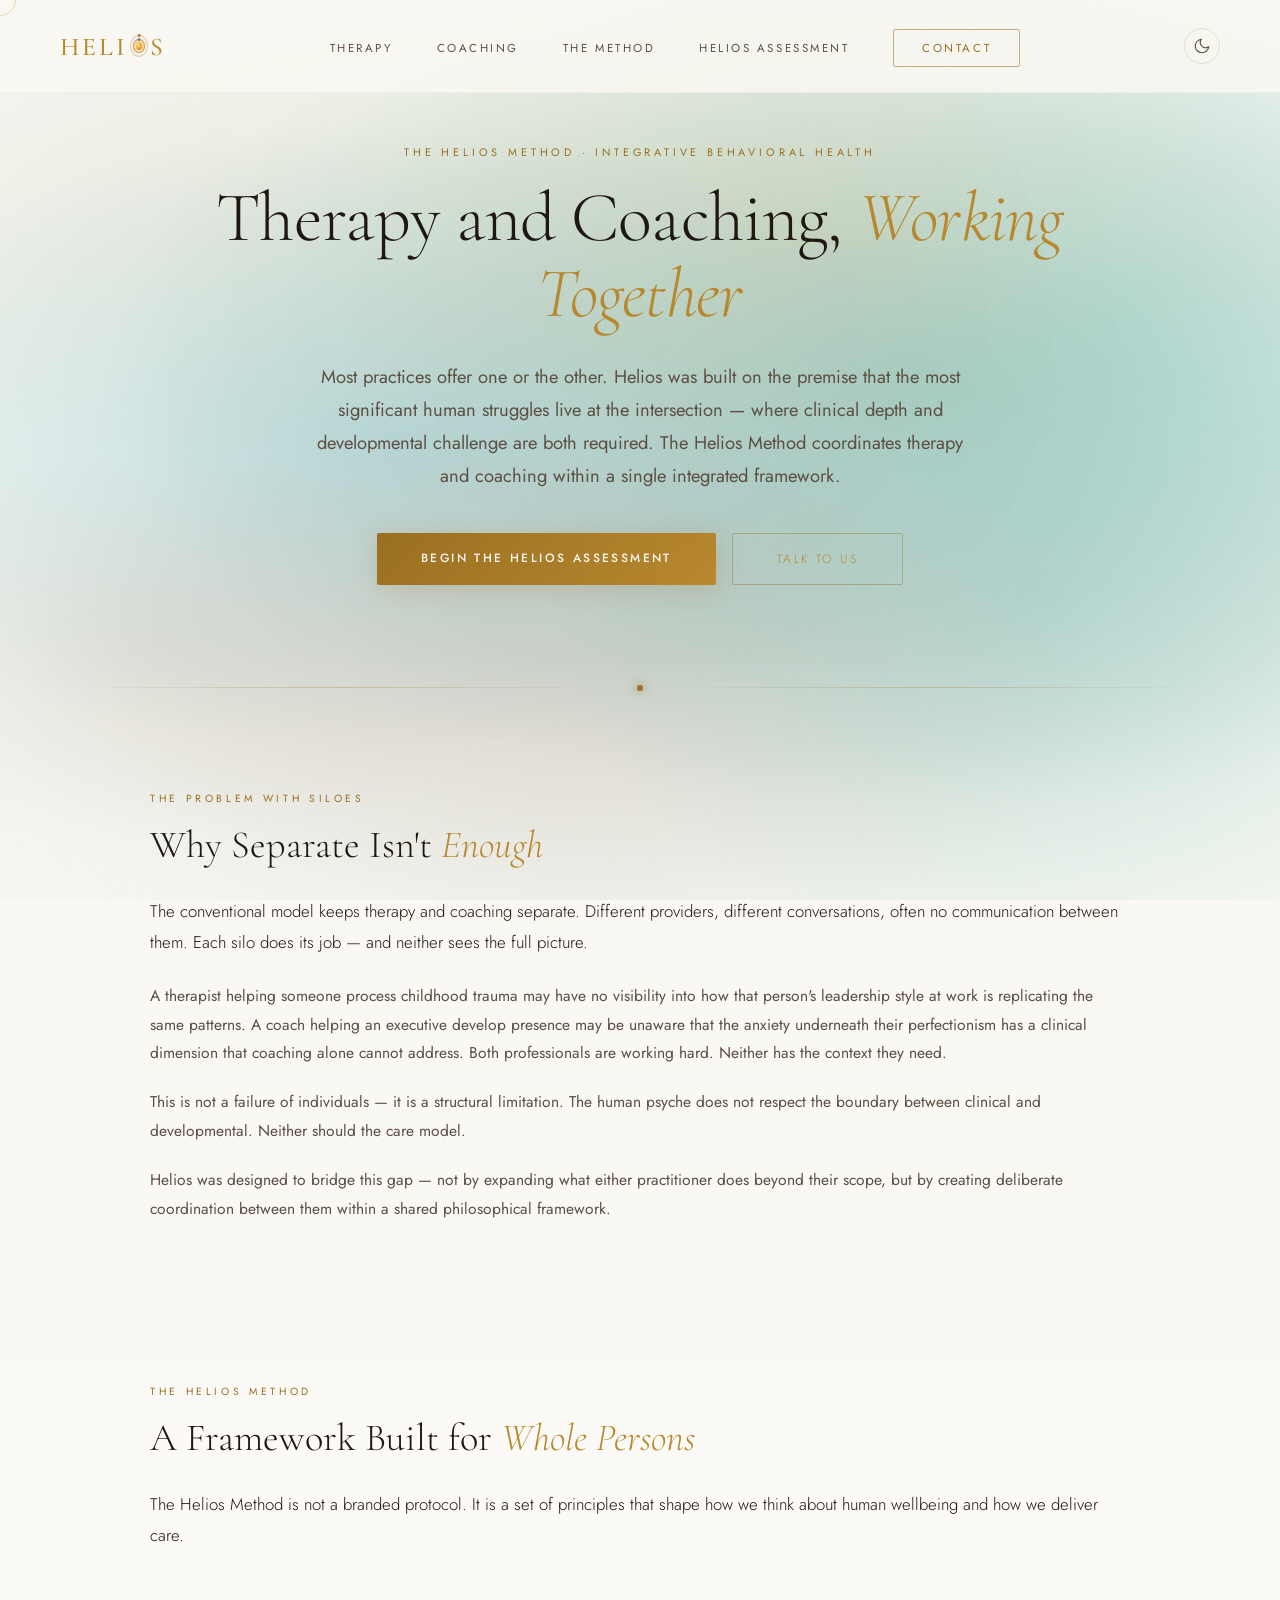
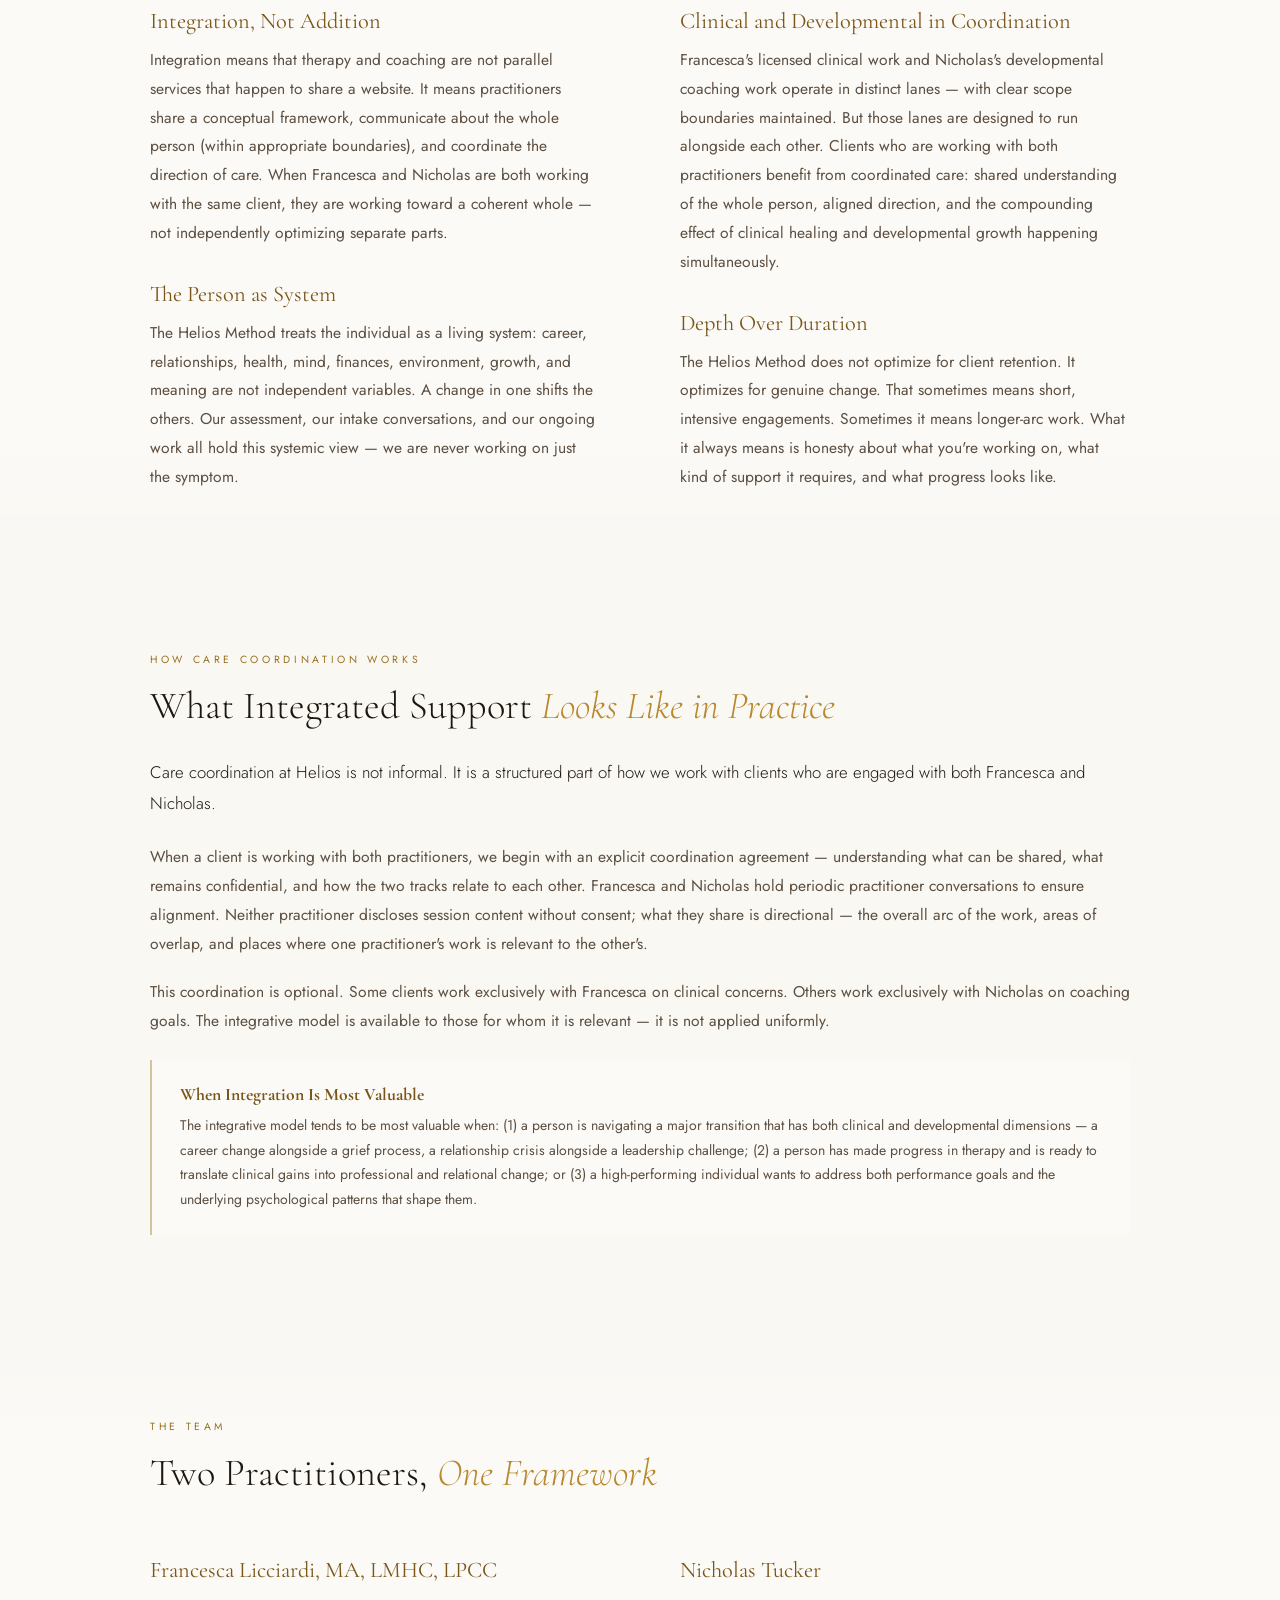
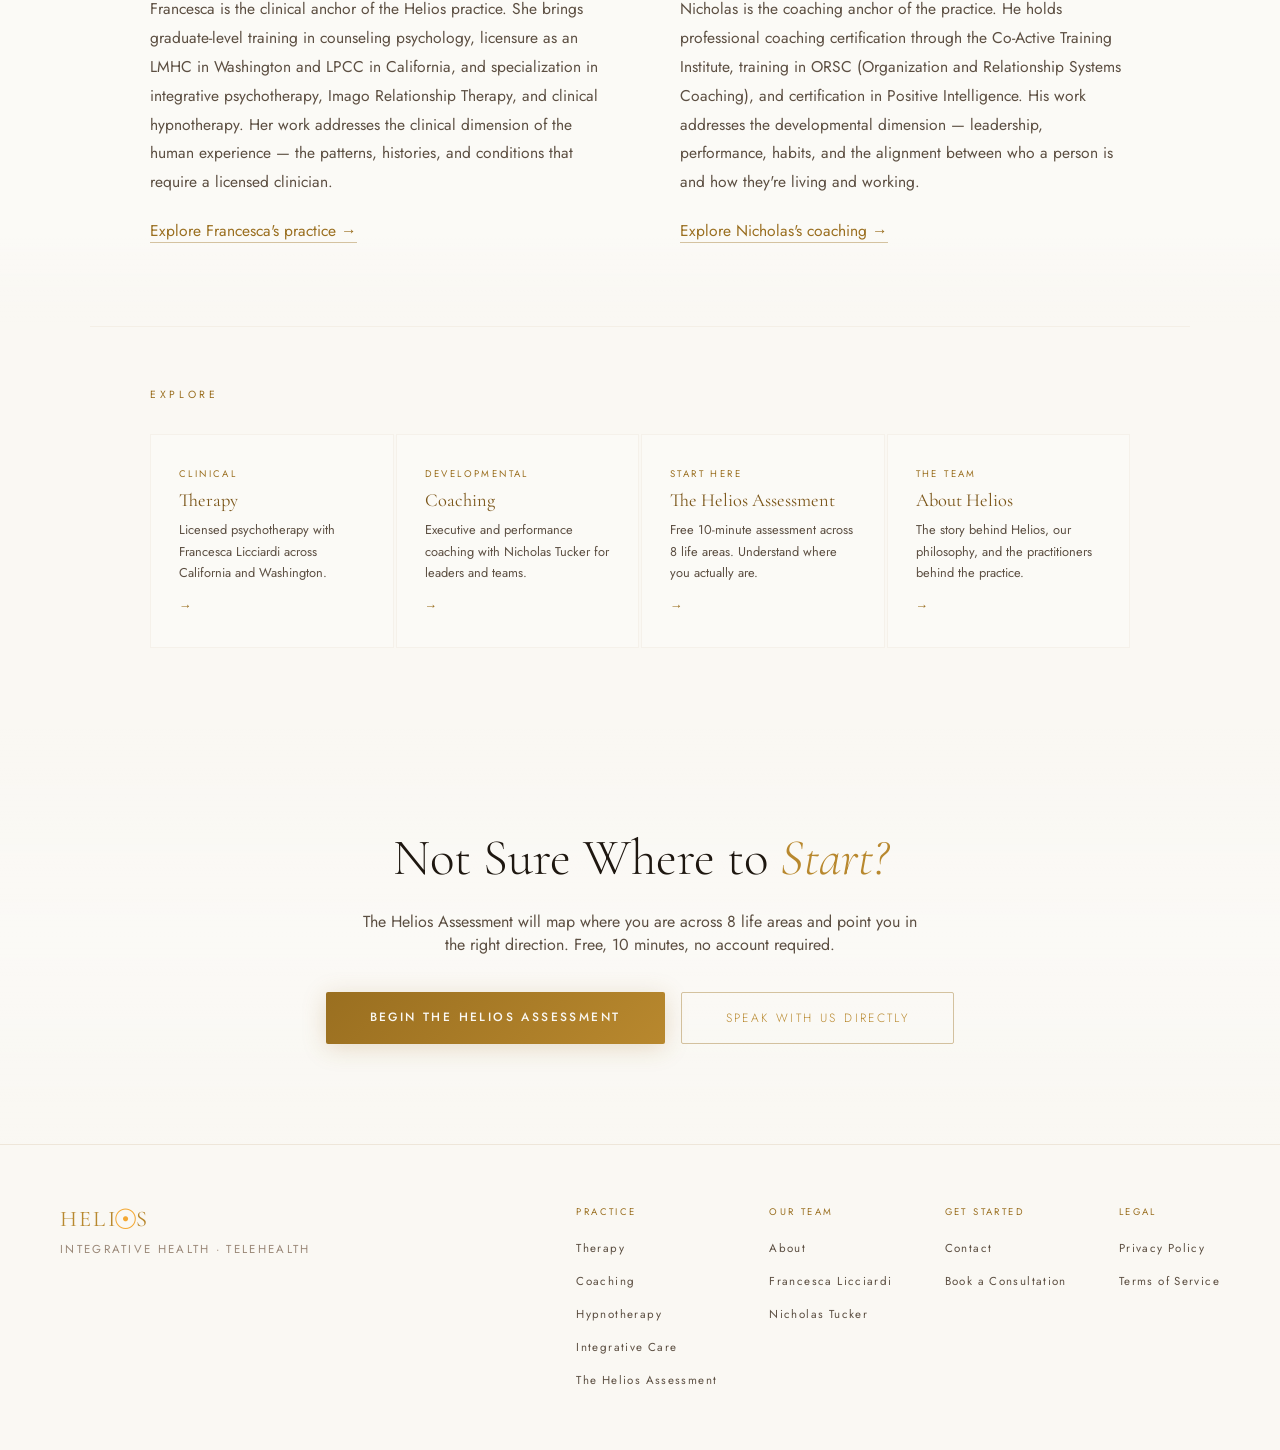
<file: integrative-care/index.html>
<!DOCTYPE html>
<html lang="en">
<head>
<meta charset="UTF-8">
<script>(function(){try{var t=localStorage.getItem('helios-theme')||'light';document.documentElement.setAttribute('data-theme',t);}catch(e){document.documentElement.setAttribute('data-theme','light');}})()</script>
<meta name="viewport" content="width=device-width, initial-scale=1.0">
<title>Integrative Behavioral Health &amp; Care Coordination | Helios</title>
<link rel="icon" type="image/svg+xml" href="/favicon.svg" />
<link rel="icon" type="image/png" sizes="32x32" href="/favicon-32x32.png" />
<link rel="icon" href="/favicon.ico" sizes="48x48" />
<link rel="apple-touch-icon" sizes="180x180" href="/apple-touch-icon.png" />
<link rel="manifest" href="/site.webmanifest" />
<meta name="theme-color" content="#000000" />
<meta name="description" content="The Helios Method: integrative behavioral health combining licensed therapy and executive coaching in a coordinated whole-person approach. Learn how it works.">
<meta name="robots" content="index, follow">
<link rel="canonical" href="https://heliosintegrativehealth.com/integrative-care">
<meta property="og:type" content="website">
<meta property="og:title" content="Integrative Behavioral Health &amp; Care Coordination | Helios">
<meta property="og:description" content="The Helios Method: licensed therapy and executive coaching working in coordination — a whole-person approach to behavioral health and human performance.">
<meta property="og:url" content="https://heliosintegrativehealth.com/integrative-care">
<meta property="og:site_name" content="Helios Integrative Health">
<meta property="og:image" content="https://heliosintegrativehealth.com/og-default.jpg">
<meta property="og:image:width" content="1200">
<meta property="og:image:height" content="630">
<meta name="twitter:card" content="summary_large_image">
<meta name="twitter:title" content="Integrative Behavioral Health &amp; Care Coordination | Helios">
<meta name="twitter:description" content="The Helios Method: licensed therapy and executive coaching working in coordination for whole-person health and performance.">
<meta name="twitter:image" content="https://heliosintegrativehealth.com/og-default.jpg">
<script type="application/ld+json">
{
  "@context": "https://schema.org",
  "@type": "MedicalBusiness",
  "@id": "https://heliosintegrativehealth.com/#organization",
  "name": "Helios Integrative Health",
  "url": "https://heliosintegrativehealth.com",
  "description": "Integrative behavioral health practice combining licensed psychotherapy and executive coaching. Whole-person care for individuals and teams.",
  "medicalSpecialty": ["Psychiatric", "Preventive"],
  "employee": [
    { "@id": "https://heliosintegrativehealth.com/about#francesca" },
    { "@id": "https://heliosintegrativehealth.com/about#nicholas" }
  ]
}
</script>
<link rel="preconnect" href="https://fonts.googleapis.com">
<link href="https://fonts.googleapis.com/css2?family=Cormorant+Garamond:ital,wght@0,300;0,400;0,500;0,600;1,300;1,400&family=Jost:wght@200;300;400;500&display=swap" rel="stylesheet">
<link rel="stylesheet" href="/styles.css">
</head>
<body>
<canvas id="helios-nebula" aria-hidden="true"></canvas>
<div class="cursor" id="cursor"></div>
<div class="cursor-ring" id="cursorRing"></div>

<nav>
  <a href="/" class="nav-logo helios-wordmark">HELI<span class="helios-wordmark__icon" aria-hidden="true"><span class="helios-wordmark__sun"></span><span class="helios-wordmark__orbit helios-wordmark__orbit--1"><span class="helios-wordmark__planet helios-wordmark__planet--1"></span></span><span class="helios-wordmark__orbit helios-wordmark__orbit--2"><span class="helios-wordmark__planet helios-wordmark__planet--2"></span></span></span>S</a>
  <ul class="nav-links">
    <li><a href="/therapy">Therapy</a></li>
    <li><a href="/coaching">Coaching</a></li>
    <li><a href="/#method">The Method</a></li>
    <li><a href="/assessment">Helios Assessment</a></li>
    <li><a href="/contact" class="nav-cta">Contact</a></li>
  </ul>
  <button class="theme-toggle" id="themeToggle" aria-label="Switch to dark theme" title="Toggle theme">
    <svg class="theme-icon theme-icon--moon" width="18" height="18" viewBox="0 0 24 24" fill="none" stroke="currentColor" stroke-width="1.5" stroke-linecap="round" stroke-linejoin="round" aria-hidden="true"><path d="M21 12.79A9 9 0 1 1 11.21 3 7 7 0 0 0 21 12.79z"/></svg>
    <svg class="theme-icon theme-icon--sun" width="18" height="18" viewBox="0 0 24 24" fill="none" stroke="currentColor" stroke-width="1.5" stroke-linecap="round" stroke-linejoin="round" aria-hidden="true"><circle cx="12" cy="12" r="5"/><line x1="12" y1="1" x2="12" y2="3"/><line x1="12" y1="21" x2="12" y2="23"/><line x1="4.22" y1="4.22" x2="5.64" y2="5.64"/><line x1="18.36" y1="18.36" x2="19.78" y2="19.78"/><line x1="1" y1="12" x2="3" y2="12"/><line x1="21" y1="12" x2="23" y2="12"/><line x1="4.22" y1="19.78" x2="5.64" y2="18.36"/><line x1="18.36" y1="5.64" x2="19.78" y2="4.22"/></svg>
  </button>
  <div class="hamburger" id="hamburger" onclick="toggleMenu()" aria-label="Open navigation menu" aria-expanded="false" role="button" tabindex="0">
    <span></span><span></span><span></span>
  </div>
</nav>

<div class="mobile-overlay" id="mobileOverlay">
  <div class="mobile-divider"></div>
  <a href="/therapy" onclick="toggleMenu()">Therapy</a>
  <a href="/coaching" onclick="toggleMenu()">Coaching</a>
  <a href="/#method" onclick="toggleMenu()">The Method</a>
  <a href="/assessment" onclick="toggleMenu()">Helios Assessment</a>
  <a href="/contact" onclick="toggleMenu()">Contact</a>
  <div class="mobile-divider"></div>
  <button class="theme-toggle theme-toggle--mobile" id="themeToggleMobile" aria-label="Switch to dark theme">
    <svg class="theme-icon theme-icon--moon" width="20" height="20" viewBox="0 0 24 24" fill="none" stroke="currentColor" stroke-width="1.5" stroke-linecap="round" stroke-linejoin="round" aria-hidden="true"><path d="M21 12.79A9 9 0 1 1 11.21 3 7 7 0 0 0 21 12.79z"/></svg>
    <svg class="theme-icon theme-icon--sun" width="20" height="20" viewBox="0 0 24 24" fill="none" stroke="currentColor" stroke-width="1.5" stroke-linecap="round" stroke-linejoin="round" aria-hidden="true"><circle cx="12" cy="12" r="5"/><line x1="12" y1="1" x2="12" y2="3"/><line x1="12" y1="21" x2="12" y2="23"/><line x1="4.22" y1="4.22" x2="5.64" y2="5.64"/><line x1="18.36" y1="18.36" x2="19.78" y2="19.78"/><line x1="1" y1="12" x2="3" y2="12"/><line x1="21" y1="12" x2="23" y2="12"/><line x1="4.22" y1="19.78" x2="5.64" y2="18.36"/><line x1="18.36" y1="5.64" x2="19.78" y2="4.22"/></svg>
    <span class="theme-toggle__label">Light Mode</span>
  </button>
</div>

<section class="page-hero">
  <p class="page-eyebrow">The Helios Method · Integrative Behavioral Health</p>
  <h1>Therapy and Coaching, <em>Working Together</em></h1>
  <p class="lead">Most practices offer one or the other. Helios was built on the premise that the most significant human struggles live at the intersection — where clinical depth and developmental challenge are both required. The Helios Method coordinates therapy and coaching within a single integrated framework.</p>
  <div class="page-hero-actions">
    <a href="/assessment" class="btn-primary">Begin the Helios Assessment</a>
    <a href="/contact" class="btn-ghost">Talk to Us</a>
  </div>
</section>

<div class="divider"><div class="divider-line"></div><div class="divider-sun"></div><div class="divider-line"></div></div>

<section class="content-section reveal">
  <span class="content-label">The Problem With Siloes</span>
  <h2 class="content-h2">Why Separate Isn't <em>Enough</em></h2>
  <div class="content-body">
    <p class="lead">The conventional model keeps therapy and coaching separate. Different providers, different conversations, often no communication between them. Each silo does its job — and neither sees the full picture.</p>
    <p>A therapist helping someone process childhood trauma may have no visibility into how that person's leadership style at work is replicating the same patterns. A coach helping an executive develop presence may be unaware that the anxiety underneath their perfectionism has a clinical dimension that coaching alone cannot address. Both professionals are working hard. Neither has the context they need.</p>
    <p>This is not a failure of individuals — it is a structural limitation. The human psyche does not respect the boundary between clinical and developmental. Neither should the care model.</p>
    <p>Helios was designed to bridge this gap — not by expanding what either practitioner does beyond their scope, but by creating deliberate coordination between them within a shared philosophical framework.</p>
  </div>
</section>

<section class="content-section bg-dark">
  <div class="content-inner reveal">
    <span class="content-label">The Helios Method</span>
    <h2 class="content-h2">A Framework Built for <em>Whole Persons</em></h2>
    <div class="content-body">
      <p class="lead">The Helios Method is not a branded protocol. It is a set of principles that shape how we think about human wellbeing and how we deliver care.</p>
      <div class="content-two-col">
        <div>
          <h3 class="content-h3">Integration, Not Addition</h3>
          <p>Integration means that therapy and coaching are not parallel services that happen to share a website. It means practitioners share a conceptual framework, communicate about the whole person (within appropriate boundaries), and coordinate the direction of care. When Francesca and Nicholas are both working with the same client, they are working toward a coherent whole — not independently optimizing separate parts.</p>
          <h3 class="content-h3">The Person as System</h3>
          <p>The Helios Method treats the individual as a living system: career, relationships, health, mind, finances, environment, growth, and meaning are not independent variables. A change in one shifts the others. Our assessment, our intake conversations, and our ongoing work all hold this systemic view — we are never working on just the symptom.</p>
        </div>
        <div>
          <h3 class="content-h3">Clinical and Developmental in Coordination</h3>
          <p>Francesca's licensed clinical work and Nicholas's developmental coaching work operate in distinct lanes — with clear scope boundaries maintained. But those lanes are designed to run alongside each other. Clients who are working with both practitioners benefit from coordinated care: shared understanding of the whole person, aligned direction, and the compounding effect of clinical healing and developmental growth happening simultaneously.</p>
          <h3 class="content-h3">Depth Over Duration</h3>
          <p>The Helios Method does not optimize for client retention. It optimizes for genuine change. That sometimes means short, intensive engagements. Sometimes it means longer-arc work. What it always means is honesty about what you're working on, what kind of support it requires, and what progress looks like.</p>
        </div>
      </div>
    </div>
  </div>
</section>

<section class="content-section reveal">
  <span class="content-label">How Care Coordination Works</span>
  <h2 class="content-h2">What Integrated Support <em>Looks Like in Practice</em></h2>
  <div class="content-body">
    <p class="lead">Care coordination at Helios is not informal. It is a structured part of how we work with clients who are engaged with both Francesca and Nicholas.</p>
    <p>When a client is working with both practitioners, we begin with an explicit coordination agreement — understanding what can be shared, what remains confidential, and how the two tracks relate to each other. Francesca and Nicholas hold periodic practitioner conversations to ensure alignment. Neither practitioner discloses session content without consent; what they share is directional — the overall arc of the work, areas of overlap, and places where one practitioner's work is relevant to the other's.</p>
    <p>This coordination is optional. Some clients work exclusively with Francesca on clinical concerns. Others work exclusively with Nicholas on coaching goals. The integrative model is available to those for whom it is relevant — it is not applied uniformly.</p>
    <div class="info-box">
      <h4>When Integration Is Most Valuable</h4>
      <p>The integrative model tends to be most valuable when: (1) a person is navigating a major transition that has both clinical and developmental dimensions — a career change alongside a grief process, a relationship crisis alongside a leadership challenge; (2) a person has made progress in therapy and is ready to translate clinical gains into professional and relational change; or (3) a high-performing individual wants to address both performance goals and the underlying psychological patterns that shape them.</p>
    </div>
  </div>
</section>

<section class="content-section bg-dark">
  <div class="content-inner reveal">
    <span class="content-label">The Team</span>
    <h2 class="content-h2">Two Practitioners, <em>One Framework</em></h2>
    <div class="content-body">
      <div class="content-two-col">
        <div>
          <h3 class="content-h3">Francesca Licciardi, MA, LMHC, LPCC</h3>
          <p>Francesca is the clinical anchor of the Helios practice. She brings graduate-level training in counseling psychology, licensure as an LMHC in Washington and LPCC in California, and specialization in integrative psychotherapy, Imago Relationship Therapy, and clinical hypnotherapy. Her work addresses the clinical dimension of the human experience — the patterns, histories, and conditions that require a licensed clinician.</p>
          <p><a href="/therapy">Explore Francesca's practice →</a></p>
        </div>
        <div>
          <h3 class="content-h3">Nicholas Tucker</h3>
          <p>Nicholas is the coaching anchor of the practice. He holds professional coaching certification through the Co-Active Training Institute, training in ORSC (Organization and Relationship Systems Coaching), and certification in Positive Intelligence. His work addresses the developmental dimension — leadership, performance, habits, and the alignment between who a person is and how they're living and working.</p>
          <p><a href="/coaching">Explore Nicholas's coaching →</a></p>
        </div>
      </div>
    </div>
  </div>
</section>

<section class="related-section reveal">
  <span class="content-label">Explore</span>
  <div class="related-grid">
    <a href="/therapy" class="related-card">
      <span class="eyebrow">Clinical</span>
      <h4>Therapy</h4>
      <p>Licensed psychotherapy with Francesca Licciardi across California and Washington.</p>
      <span class="arrow">→</span>
    </a>
    <a href="/coaching" class="related-card">
      <span class="eyebrow">Developmental</span>
      <h4>Coaching</h4>
      <p>Executive and performance coaching with Nicholas Tucker for leaders and teams.</p>
      <span class="arrow">→</span>
    </a>
    <a href="/assessment" class="related-card">
      <span class="eyebrow">Start Here</span>
      <h4>The Helios Assessment</h4>
      <p>Free 10-minute assessment across 8 life areas. Understand where you actually are.</p>
      <span class="arrow">→</span>
    </a>
    <a href="/about" class="related-card">
      <span class="eyebrow">The Team</span>
      <h4>About Helios</h4>
      <p>The story behind Helios, our philosophy, and the practitioners behind the practice.</p>
      <span class="arrow">→</span>
    </a>
  </div>
</section>

<section class="cta-section">
  <h2>Not Sure Where to <em>Start?</em></h2>
  <p>The Helios Assessment will map where you are across 8 life areas and point you in the right direction. Free, 10 minutes, no account required.</p>
  <div class="cta-actions">
    <a href="/assessment" class="btn-primary">Begin the Helios Assessment</a>
    <a href="/contact" class="btn-ghost">Speak With Us Directly</a>
  </div>
</section>

<footer>
  <div>
    <div class="footer-logo">HELI<span style="color:var(--sun);font-size:1.25em;line-height:1;vertical-align:top;position:relative;top:0.05em;margin-left:-0.13em;letter-spacing:-0.07em;">☉</span>S</div>
    <div class="footer-tagline" style="margin-top:8px">Integrative Health · Telehealth</div>
  </div>
  <nav class="footer-nav" aria-label="Footer navigation">
    <div class="footer-col">
      <span class="footer-col-title">Practice</span>
      <ul class="footer-links">
        <li><a href="/therapy">Therapy</a></li>
        <li><a href="/coaching">Coaching</a></li>
        <li><a href="/therapy/hypnotherapy">Hypnotherapy</a></li>
        <li><a href="/integrative-care">Integrative Care</a></li>
        <li><a href="/assessment">The Helios Assessment</a></li>
      </ul>
    </div>
    <div class="footer-col">
      <span class="footer-col-title">Our Team</span>
      <ul class="footer-links">
        <li><a href="/about">About</a></li>
        <li><a href="/about#francesca">Francesca Licciardi</a></li>
        <li><a href="/about#nicholas">Nicholas Tucker</a></li>
      </ul>
    </div>
    <div class="footer-col">
      <span class="footer-col-title">Get Started</span>
      <ul class="footer-links">
        <li><a href="/contact">Contact</a></li>
        <li><a href="/contact">Book a Consultation</a></li>
      </ul>
    </div>
    <div class="footer-col">
      <span class="footer-col-title">Legal</span>
      <ul class="footer-links">
        <li><a href="/privacy">Privacy Policy</a></li>
        <li><a href="/terms">Terms of Service</a></li>
      </ul>
    </div>
  </nav>
</footer>

<script>
const cursor=document.getElementById('cursor');const ring=document.getElementById('cursorRing');let mx=0,my=0,rx=0,ry=0;document.addEventListener('mousemove',e=>{mx=e.clientX;my=e.clientY;cursor.style.left=mx-4+'px';cursor.style.top=my-4+'px';});function animateRing(){rx+=(mx-rx-16)*0.12;ry+=(my-ry-16)*0.12;ring.style.left=rx+'px';ring.style.top=ry+'px';requestAnimationFrame(animateRing);}animateRing();document.querySelectorAll('a,button,input,select,textarea').forEach(el=>{el.addEventListener('mouseenter',()=>{cursor.style.transform='scale(3)';ring.style.transform='scale(0.5)'});el.addEventListener('mouseleave',()=>{cursor.style.transform='scale(1)';ring.style.transform='scale(1)'});});function toggleMenu(){const h=document.getElementById('hamburger');const o=document.getElementById('mobileOverlay');h.classList.toggle('open');o.classList.toggle('open');const isOpen=o.classList.contains('open');document.body.style.overflow=isOpen?'hidden':'';h.setAttribute('aria-expanded',isOpen);h.setAttribute('aria-label',isOpen?'Close navigation menu':'Open navigation menu');if(isOpen){const fl=o.querySelector('a');if(fl)setTimeout(()=>fl.focus(),420);}}document.getElementById('hamburger').addEventListener('keydown',function(e){if(e.key==='Enter'||e.key===' '){e.preventDefault();toggleMenu();}});document.addEventListener('keydown',function(e){if(e.key==='Escape'&&document.getElementById('mobileOverlay').classList.contains('open')){toggleMenu();document.getElementById('hamburger').focus();}});(function(){const nav=document.querySelector('nav');function onScroll(){nav.classList.toggle('scrolled',window.scrollY>60);}window.addEventListener('scroll',onScroll,{passive:true});onScroll();})();const reveals=document.querySelectorAll('.reveal');const observer=new IntersectionObserver(entries=>{entries.forEach(e=>{if(e.isIntersecting){e.target.classList.add('visible');observer.unobserve(e.target);}});},{threshold:0.1});reveals.forEach(el=>observer.observe(el));
if(window.HeliosNebula) window.HeliosNebula.setScene('services');
(function(){
  function getTheme(){return document.documentElement.getAttribute('data-theme')||'light';}
  function updateToggles(theme){
    var isDark=theme==='dark';
    document.querySelectorAll('.theme-toggle').forEach(function(btn){
      btn.setAttribute('aria-label',isDark?'Switch to light theme':'Switch to dark theme');
    });
    document.querySelectorAll('.theme-toggle__label').forEach(function(el){
      el.textContent=isDark?'Light Mode':'Dark Mode';
    });
    document.documentElement.classList.toggle('theme-dark',isDark);
    if(window.HeliosNebula)window.HeliosNebula.setTheme(theme);
  }
  function toggleTheme(){
    var next=getTheme()==='dark'?'light':'dark';
    document.documentElement.setAttribute('data-theme',next);
    try{localStorage.setItem('helios-theme',next);}catch(e){}
    updateToggles(next);
  }
  document.querySelectorAll('.theme-toggle').forEach(function(btn){
    btn.addEventListener('click',toggleTheme);
    btn.addEventListener('keydown',function(e){if(e.key==='Enter'||e.key===' '){e.preventDefault();toggleTheme();}});
  });
  updateToggles(getTheme());
  requestAnimationFrame(function(){document.body.classList.add('theme-ready');});
})();
</script>
<script src="/nebula.js"></script>
</body>
</html>
</file>
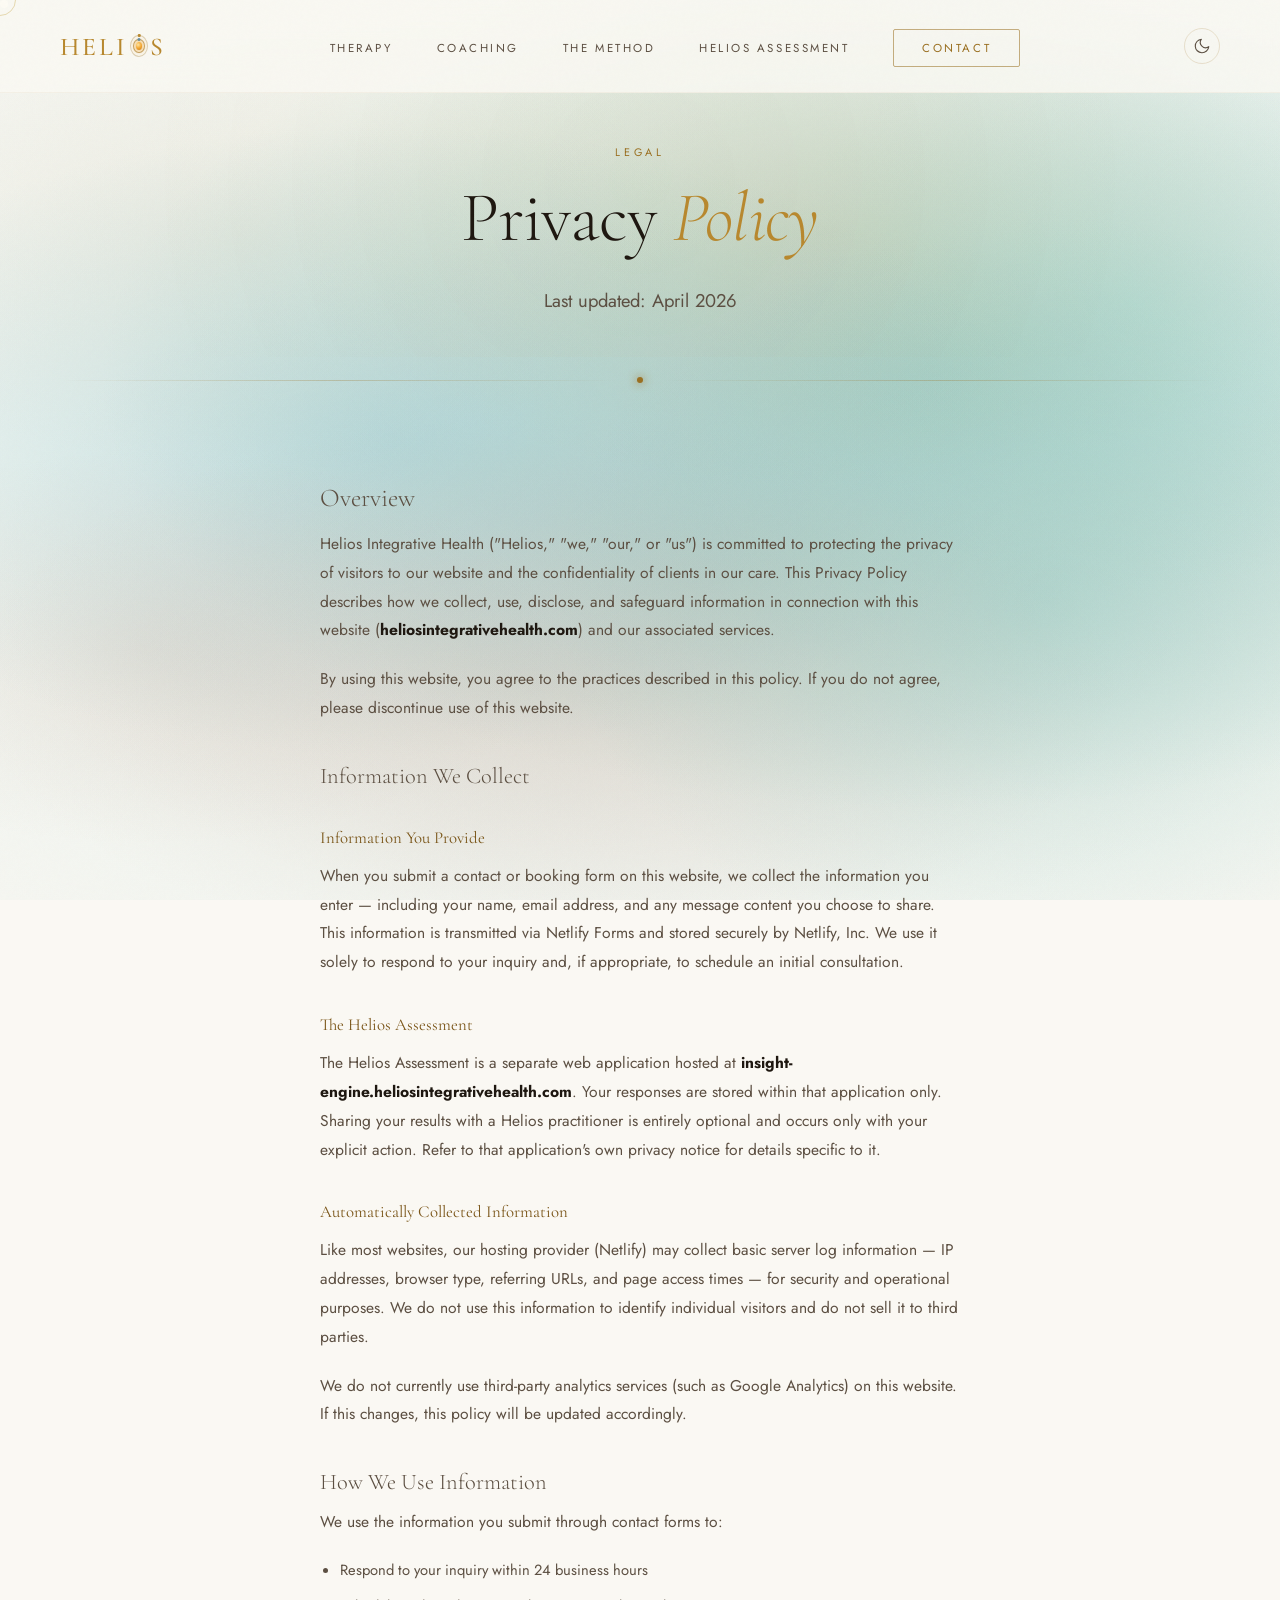
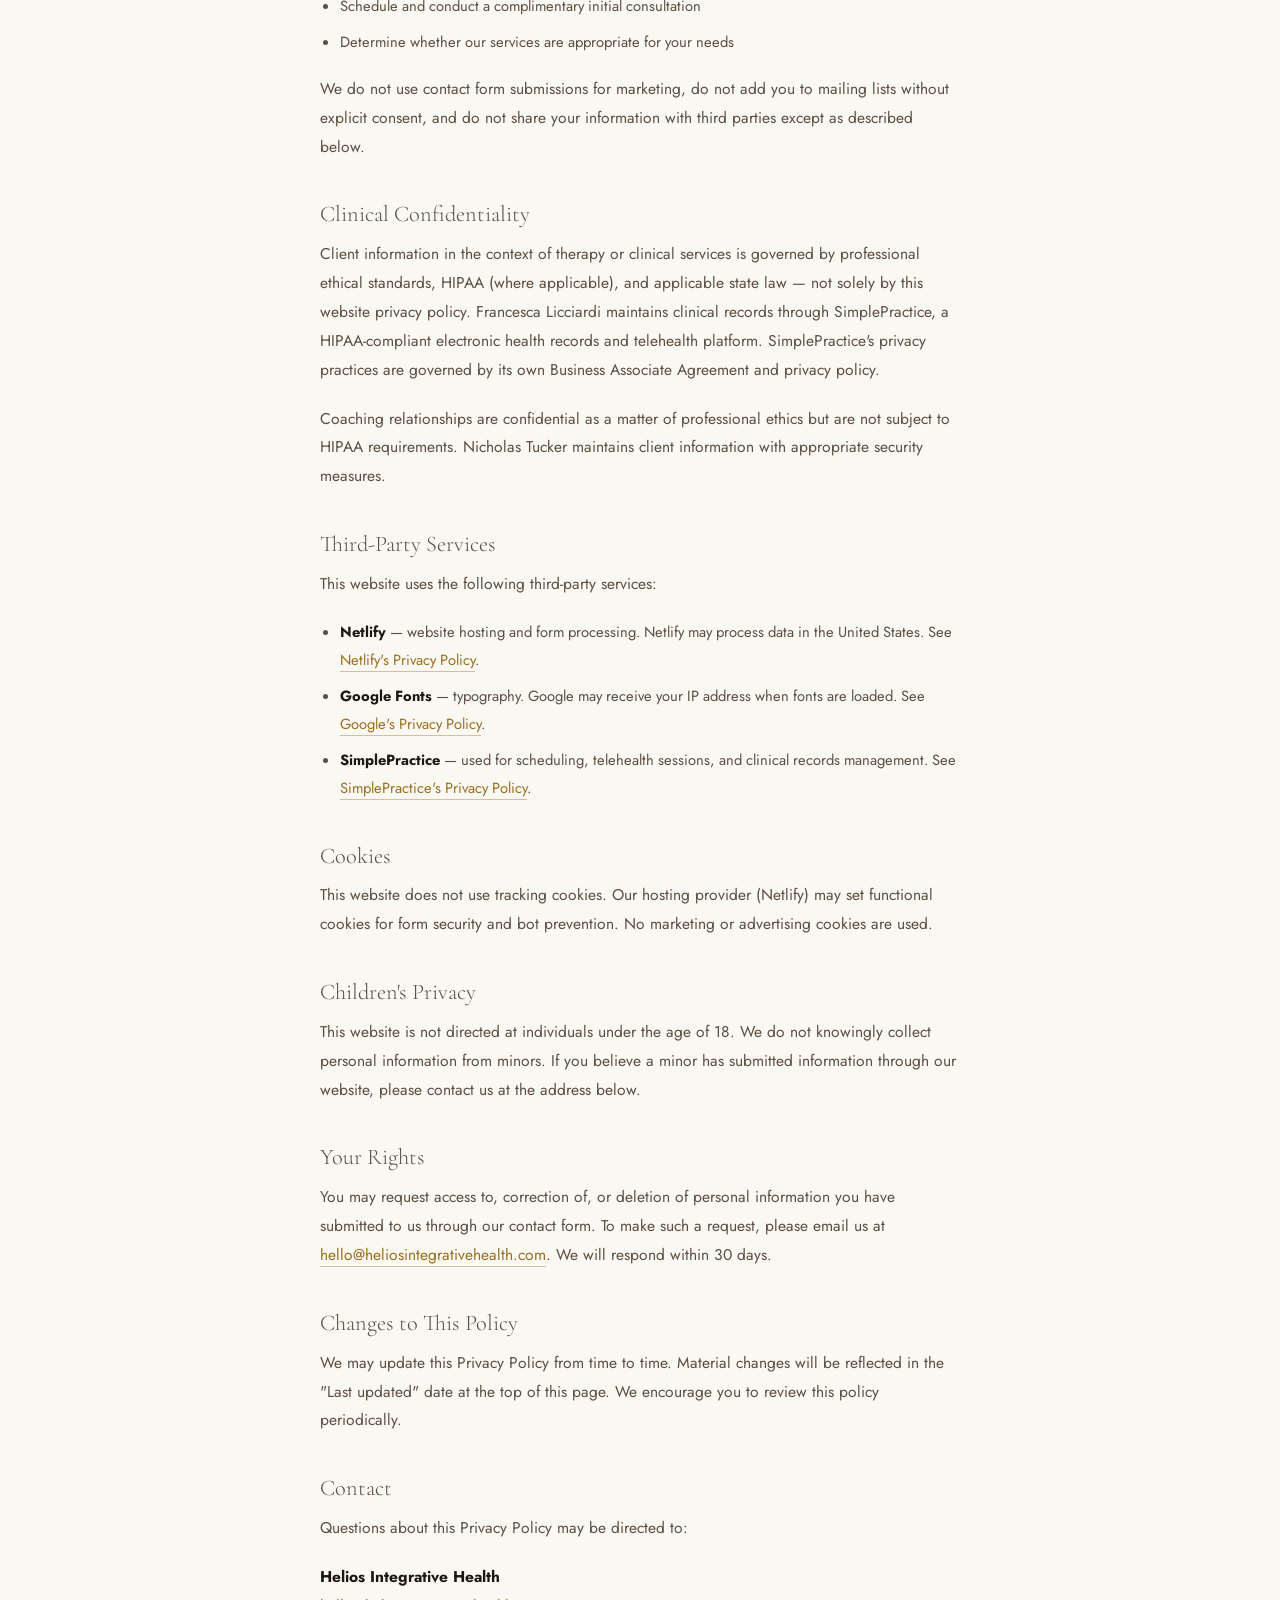
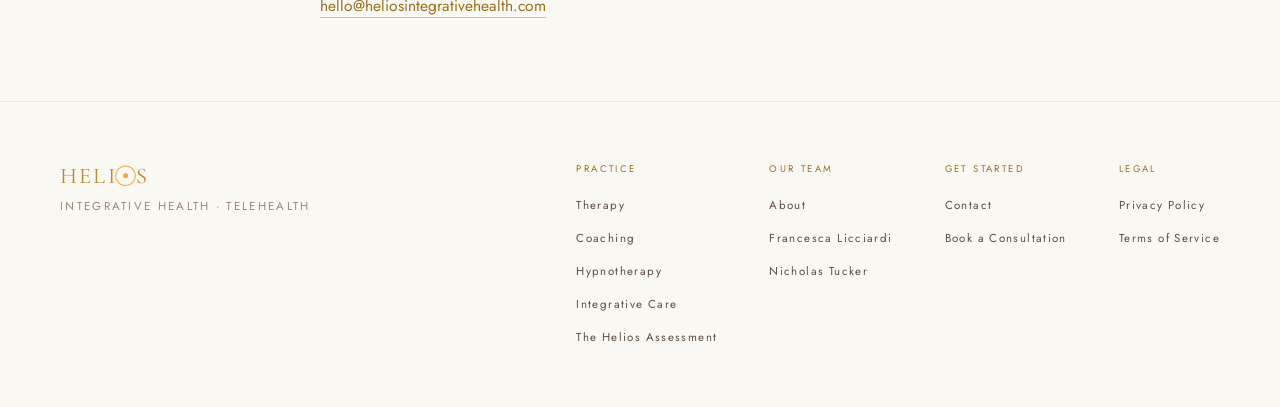
<file: privacy/index.html>
<!DOCTYPE html>
<html lang="en">
<head>
<meta charset="UTF-8">
<script>(function(){try{var t=localStorage.getItem('helios-theme')||'light';document.documentElement.setAttribute('data-theme',t);}catch(e){document.documentElement.setAttribute('data-theme','light');}})()</script>
<meta name="viewport" content="width=device-width, initial-scale=1.0">
<title>Privacy Policy | Helios Integrative Health</title>
<link rel="icon" type="image/svg+xml" href="/favicon.svg" />
<link rel="icon" type="image/png" sizes="32x32" href="/favicon-32x32.png" />
<link rel="icon" href="/favicon.ico" sizes="48x48" />
<link rel="apple-touch-icon" sizes="180x180" href="/apple-touch-icon.png" />
<link rel="manifest" href="/site.webmanifest" />
<meta name="theme-color" content="#000000" />
<meta name="description" content="Privacy Policy for Helios Integrative Health. How we collect, use, and protect information on this website and through our services.">
<meta name="robots" content="noindex, follow">
<link rel="canonical" href="https://heliosintegrativehealth.com/privacy">
<link rel="preconnect" href="https://fonts.googleapis.com">
<link href="https://fonts.googleapis.com/css2?family=Cormorant+Garamond:ital,wght@0,300;0,400;0,500;0,600;1,300;1,400&family=Jost:wght@200;300;400;500&display=swap" rel="stylesheet">
<link rel="stylesheet" href="/styles.css">
</head>
<body>
<canvas id="helios-nebula" aria-hidden="true"></canvas>
<div class="cursor" id="cursor"></div>
<div class="cursor-ring" id="cursorRing"></div>

<nav>
  <a href="/" class="nav-logo helios-wordmark">HELI<span class="helios-wordmark__icon" aria-hidden="true"><span class="helios-wordmark__sun"></span><span class="helios-wordmark__orbit helios-wordmark__orbit--1"><span class="helios-wordmark__planet helios-wordmark__planet--1"></span></span><span class="helios-wordmark__orbit helios-wordmark__orbit--2"><span class="helios-wordmark__planet helios-wordmark__planet--2"></span></span></span>S</a>
  <ul class="nav-links">
    <li><a href="/therapy">Therapy</a></li>
    <li><a href="/coaching">Coaching</a></li>
    <li><a href="/#method">The Method</a></li>
    <li><a href="/assessment">Helios Assessment</a></li>
    <li><a href="/contact" class="nav-cta">Contact</a></li>
  </ul>
  <button class="theme-toggle" id="themeToggle" aria-label="Switch to dark theme" title="Toggle theme">
    <svg class="theme-icon theme-icon--moon" width="18" height="18" viewBox="0 0 24 24" fill="none" stroke="currentColor" stroke-width="1.5" stroke-linecap="round" stroke-linejoin="round" aria-hidden="true"><path d="M21 12.79A9 9 0 1 1 11.21 3 7 7 0 0 0 21 12.79z"/></svg>
    <svg class="theme-icon theme-icon--sun" width="18" height="18" viewBox="0 0 24 24" fill="none" stroke="currentColor" stroke-width="1.5" stroke-linecap="round" stroke-linejoin="round" aria-hidden="true"><circle cx="12" cy="12" r="5"/><line x1="12" y1="1" x2="12" y2="3"/><line x1="12" y1="21" x2="12" y2="23"/><line x1="4.22" y1="4.22" x2="5.64" y2="5.64"/><line x1="18.36" y1="18.36" x2="19.78" y2="19.78"/><line x1="1" y1="12" x2="3" y2="12"/><line x1="21" y1="12" x2="23" y2="12"/><line x1="4.22" y1="19.78" x2="5.64" y2="18.36"/><line x1="18.36" y1="5.64" x2="19.78" y2="4.22"/></svg>
  </button>
  <div class="hamburger" id="hamburger" onclick="toggleMenu()" aria-label="Open navigation menu" aria-expanded="false" role="button" tabindex="0">
    <span></span><span></span><span></span>
  </div>
</nav>

<div class="mobile-overlay" id="mobileOverlay">
  <div class="mobile-divider"></div>
  <a href="/therapy" onclick="toggleMenu()">Therapy</a>
  <a href="/coaching" onclick="toggleMenu()">Coaching</a>
  <a href="/#method" onclick="toggleMenu()">The Method</a>
  <a href="/assessment" onclick="toggleMenu()">Helios Assessment</a>
  <a href="/contact" onclick="toggleMenu()">Contact</a>
  <div class="mobile-divider"></div>
  <button class="theme-toggle theme-toggle--mobile" id="themeToggleMobile" aria-label="Switch to dark theme">
    <svg class="theme-icon theme-icon--moon" width="20" height="20" viewBox="0 0 24 24" fill="none" stroke="currentColor" stroke-width="1.5" stroke-linecap="round" stroke-linejoin="round" aria-hidden="true"><path d="M21 12.79A9 9 0 1 1 11.21 3 7 7 0 0 0 21 12.79z"/></svg>
    <svg class="theme-icon theme-icon--sun" width="20" height="20" viewBox="0 0 24 24" fill="none" stroke="currentColor" stroke-width="1.5" stroke-linecap="round" stroke-linejoin="round" aria-hidden="true"><circle cx="12" cy="12" r="5"/><line x1="12" y1="1" x2="12" y2="3"/><line x1="12" y1="21" x2="12" y2="23"/><line x1="4.22" y1="4.22" x2="5.64" y2="5.64"/><line x1="18.36" y1="18.36" x2="19.78" y2="19.78"/><line x1="1" y1="12" x2="3" y2="12"/><line x1="21" y1="12" x2="23" y2="12"/><line x1="4.22" y1="19.78" x2="5.64" y2="18.36"/><line x1="18.36" y1="5.64" x2="19.78" y2="4.22"/></svg>
    <span class="theme-toggle__label">Light Mode</span>
  </button>
</div>

<section class="page-hero" style="padding-bottom:40px">
  <p class="page-eyebrow">Legal</p>
  <h1>Privacy <em>Policy</em></h1>
  <p class="lead" style="max-width:640px;margin:0 auto">Last updated: April 2026</p>
</section>

<div class="divider"><div class="divider-line"></div><div class="divider-sun"></div><div class="divider-line"></div></div>

<section class="content-section reveal" style="max-width:760px;margin:0 auto">
  <div class="content-body" style="font-size:0.92rem;line-height:1.9;color:var(--text-dim)">

    <h2 class="content-h2" style="font-size:1.6rem;margin-bottom:16px">Overview</h2>
    <p>Helios Integrative Health ("Helios," "we," "our," or "us") is committed to protecting the privacy of visitors to our website and the confidentiality of clients in our care. This Privacy Policy describes how we collect, use, disclose, and safeguard information in connection with this website (<strong style="color:var(--text)">heliosintegrativehealth.com</strong>) and our associated services.</p>
    <p>By using this website, you agree to the practices described in this policy. If you do not agree, please discontinue use of this website.</p>

    <h2 class="content-h2" style="font-size:1.4rem;margin-top:40px;margin-bottom:12px">Information We Collect</h2>
    <h3 class="content-h3" style="font-size:1.05rem;margin-bottom:8px">Information You Provide</h3>
    <p>When you submit a contact or booking form on this website, we collect the information you enter — including your name, email address, and any message content you choose to share. This information is transmitted via Netlify Forms and stored securely by Netlify, Inc. We use it solely to respond to your inquiry and, if appropriate, to schedule an initial consultation.</p>

    <h3 class="content-h3" style="font-size:1.05rem;margin-bottom:8px">The Helios Assessment</h3>
    <p>The Helios Assessment is a separate web application hosted at <strong style="color:var(--text)">insight-engine.heliosintegrativehealth.com</strong>. Your responses are stored within that application only. Sharing your results with a Helios practitioner is entirely optional and occurs only with your explicit action. Refer to that application's own privacy notice for details specific to it.</p>

    <h3 class="content-h3" style="font-size:1.05rem;margin-bottom:8px">Automatically Collected Information</h3>
    <p>Like most websites, our hosting provider (Netlify) may collect basic server log information — IP addresses, browser type, referring URLs, and page access times — for security and operational purposes. We do not use this information to identify individual visitors and do not sell it to third parties.</p>
    <p>We do not currently use third-party analytics services (such as Google Analytics) on this website. If this changes, this policy will be updated accordingly.</p>

    <h2 class="content-h2" style="font-size:1.4rem;margin-top:40px;margin-bottom:12px">How We Use Information</h2>
    <p>We use the information you submit through contact forms to:</p>
    <ul style="padding-left:20px;margin-bottom:18px">
      <li style="margin-bottom:8px">Respond to your inquiry within 24 business hours</li>
      <li style="margin-bottom:8px">Schedule and conduct a complimentary initial consultation</li>
      <li style="margin-bottom:8px">Determine whether our services are appropriate for your needs</li>
    </ul>
    <p>We do not use contact form submissions for marketing, do not add you to mailing lists without explicit consent, and do not share your information with third parties except as described below.</p>

    <h2 class="content-h2" style="font-size:1.4rem;margin-top:40px;margin-bottom:12px">Clinical Confidentiality</h2>
    <p>Client information in the context of therapy or clinical services is governed by professional ethical standards, HIPAA (where applicable), and applicable state law — not solely by this website privacy policy. Francesca Licciardi maintains clinical records through SimplePractice, a HIPAA-compliant electronic health records and telehealth platform. SimplePractice's privacy practices are governed by its own Business Associate Agreement and privacy policy.</p>
    <p>Coaching relationships are confidential as a matter of professional ethics but are not subject to HIPAA requirements. Nicholas Tucker maintains client information with appropriate security measures.</p>

    <h2 class="content-h2" style="font-size:1.4rem;margin-top:40px;margin-bottom:12px">Third-Party Services</h2>
    <p>This website uses the following third-party services:</p>
    <ul style="padding-left:20px;margin-bottom:18px">
      <li style="margin-bottom:8px"><strong style="color:var(--text)">Netlify</strong> — website hosting and form processing. Netlify may process data in the United States. See <a href="https://www.netlify.com/privacy/" target="_blank" rel="noopener" style="color:var(--gold)">Netlify's Privacy Policy</a>.</li>
      <li style="margin-bottom:8px"><strong style="color:var(--text)">Google Fonts</strong> — typography. Google may receive your IP address when fonts are loaded. See <a href="https://policies.google.com/privacy" target="_blank" rel="noopener" style="color:var(--gold)">Google's Privacy Policy</a>.</li>
      <li style="margin-bottom:8px"><strong style="color:var(--text)">SimplePractice</strong> — used for scheduling, telehealth sessions, and clinical records management. See <a href="https://www.simplepractice.com/privacy-policy/" target="_blank" rel="noopener" style="color:var(--gold)">SimplePractice's Privacy Policy</a>.</li>
    </ul>

    <h2 class="content-h2" style="font-size:1.4rem;margin-top:40px;margin-bottom:12px">Cookies</h2>
    <p>This website does not use tracking cookies. Our hosting provider (Netlify) may set functional cookies for form security and bot prevention. No marketing or advertising cookies are used.</p>

    <h2 class="content-h2" style="font-size:1.4rem;margin-top:40px;margin-bottom:12px">Children's Privacy</h2>
    <p>This website is not directed at individuals under the age of 18. We do not knowingly collect personal information from minors. If you believe a minor has submitted information through our website, please contact us at the address below.</p>

    <h2 class="content-h2" style="font-size:1.4rem;margin-top:40px;margin-bottom:12px">Your Rights</h2>
    <p>You may request access to, correction of, or deletion of personal information you have submitted to us through our contact form. To make such a request, please email us at <a href="mailto:hello@heliosintegrativehealth.com" style="color:var(--gold)">hello@heliosintegrativehealth.com</a>. We will respond within 30 days.</p>

    <h2 class="content-h2" style="font-size:1.4rem;margin-top:40px;margin-bottom:12px">Changes to This Policy</h2>
    <p>We may update this Privacy Policy from time to time. Material changes will be reflected in the "Last updated" date at the top of this page. We encourage you to review this policy periodically.</p>

    <h2 class="content-h2" style="font-size:1.4rem;margin-top:40px;margin-bottom:12px">Contact</h2>
    <p>Questions about this Privacy Policy may be directed to:</p>
    <p style="margin-top:8px"><strong style="color:var(--text)">Helios Integrative Health</strong><br>
    <a href="mailto:hello@heliosintegrativehealth.com" style="color:var(--gold)">hello@heliosintegrativehealth.com</a></p>

  </div>
</section>

<footer>
  <div>
    <div class="footer-logo">HELI<span style="color:var(--sun);font-size:1.25em;line-height:1;vertical-align:top;position:relative;top:0.05em;margin-left:-0.13em;letter-spacing:-0.07em;">☉</span>S</div>
    <div class="footer-tagline" style="margin-top:8px">Integrative Health · Telehealth</div>
  </div>
  <nav class="footer-nav" aria-label="Footer navigation">
    <div class="footer-col">
      <span class="footer-col-title">Practice</span>
      <ul class="footer-links">
        <li><a href="/therapy">Therapy</a></li>
        <li><a href="/coaching">Coaching</a></li>
        <li><a href="/therapy/hypnotherapy">Hypnotherapy</a></li>
        <li><a href="/integrative-care">Integrative Care</a></li>
        <li><a href="/assessment">The Helios Assessment</a></li>
      </ul>
    </div>
    <div class="footer-col">
      <span class="footer-col-title">Our Team</span>
      <ul class="footer-links">
        <li><a href="/about">About</a></li>
        <li><a href="/about#francesca">Francesca Licciardi</a></li>
        <li><a href="/about#nicholas">Nicholas Tucker</a></li>
      </ul>
    </div>
    <div class="footer-col">
      <span class="footer-col-title">Get Started</span>
      <ul class="footer-links">
        <li><a href="/contact">Contact</a></li>
        <li><a href="/contact">Book a Consultation</a></li>
      </ul>
    </div>
    <div class="footer-col">
      <span class="footer-col-title">Legal</span>
      <ul class="footer-links">
        <li><a href="/privacy">Privacy Policy</a></li>
        <li><a href="/terms">Terms of Service</a></li>
      </ul>
    </div>
  </nav>
</footer>

<script>
const cursor=document.getElementById('cursor');const ring=document.getElementById('cursorRing');let mx=0,my=0,rx=0,ry=0;document.addEventListener('mousemove',e=>{mx=e.clientX;my=e.clientY;cursor.style.left=mx-4+'px';cursor.style.top=my-4+'px';});function animateRing(){rx+=(mx-rx-16)*0.12;ry+=(my-ry-16)*0.12;ring.style.left=rx+'px';ring.style.top=ry+'px';requestAnimationFrame(animateRing);}animateRing();document.querySelectorAll('a,button,input,select,textarea').forEach(el=>{el.addEventListener('mouseenter',()=>{cursor.style.transform='scale(3)';ring.style.transform='scale(0.5)'});el.addEventListener('mouseleave',()=>{cursor.style.transform='scale(1)';ring.style.transform='scale(1)'});});function toggleMenu(){const h=document.getElementById('hamburger');const o=document.getElementById('mobileOverlay');h.classList.toggle('open');o.classList.toggle('open');const isOpen=o.classList.contains('open');document.body.style.overflow=isOpen?'hidden':'';h.setAttribute('aria-expanded',isOpen);h.setAttribute('aria-label',isOpen?'Close navigation menu':'Open navigation menu');if(isOpen){const fl=o.querySelector('a');if(fl)setTimeout(()=>fl.focus(),420);}}document.getElementById('hamburger').addEventListener('keydown',function(e){if(e.key==='Enter'||e.key===' '){e.preventDefault();toggleMenu();}});document.addEventListener('keydown',function(e){if(e.key==='Escape'&&document.getElementById('mobileOverlay').classList.contains('open')){toggleMenu();document.getElementById('hamburger').focus();}});(function(){const nav=document.querySelector('nav');function onScroll(){nav.classList.toggle('scrolled',window.scrollY>60);}window.addEventListener('scroll',onScroll,{passive:true});onScroll();})();const reveals=document.querySelectorAll('.reveal');const observer=new IntersectionObserver(entries=>{entries.forEach(e=>{if(e.isIntersecting){e.target.classList.add('visible');observer.unobserve(e.target);}});},{threshold:0.1});reveals.forEach(el=>observer.observe(el));
if(window.HeliosNebula) window.HeliosNebula.setScene('home');
(function(){
  function getTheme(){return document.documentElement.getAttribute('data-theme')||'light';}
  function updateToggles(theme){
    var isDark=theme==='dark';
    document.querySelectorAll('.theme-toggle').forEach(function(btn){
      btn.setAttribute('aria-label',isDark?'Switch to light theme':'Switch to dark theme');
    });
    document.querySelectorAll('.theme-toggle__label').forEach(function(el){
      el.textContent=isDark?'Light Mode':'Dark Mode';
    });
    document.documentElement.classList.toggle('theme-dark',isDark);
    if(window.HeliosNebula)window.HeliosNebula.setTheme(theme);
  }
  function toggleTheme(){
    var next=getTheme()==='dark'?'light':'dark';
    document.documentElement.setAttribute('data-theme',next);
    try{localStorage.setItem('helios-theme',next);}catch(e){}
    updateToggles(next);
  }
  document.querySelectorAll('.theme-toggle').forEach(function(btn){
    btn.addEventListener('click',toggleTheme);
    btn.addEventListener('keydown',function(e){if(e.key==='Enter'||e.key===' '){e.preventDefault();toggleTheme();}});
  });
  updateToggles(getTheme());
  requestAnimationFrame(function(){document.body.classList.add('theme-ready');});
})();
</script>
<script src="/nebula.js"></script>
</body>
</html>
</file>
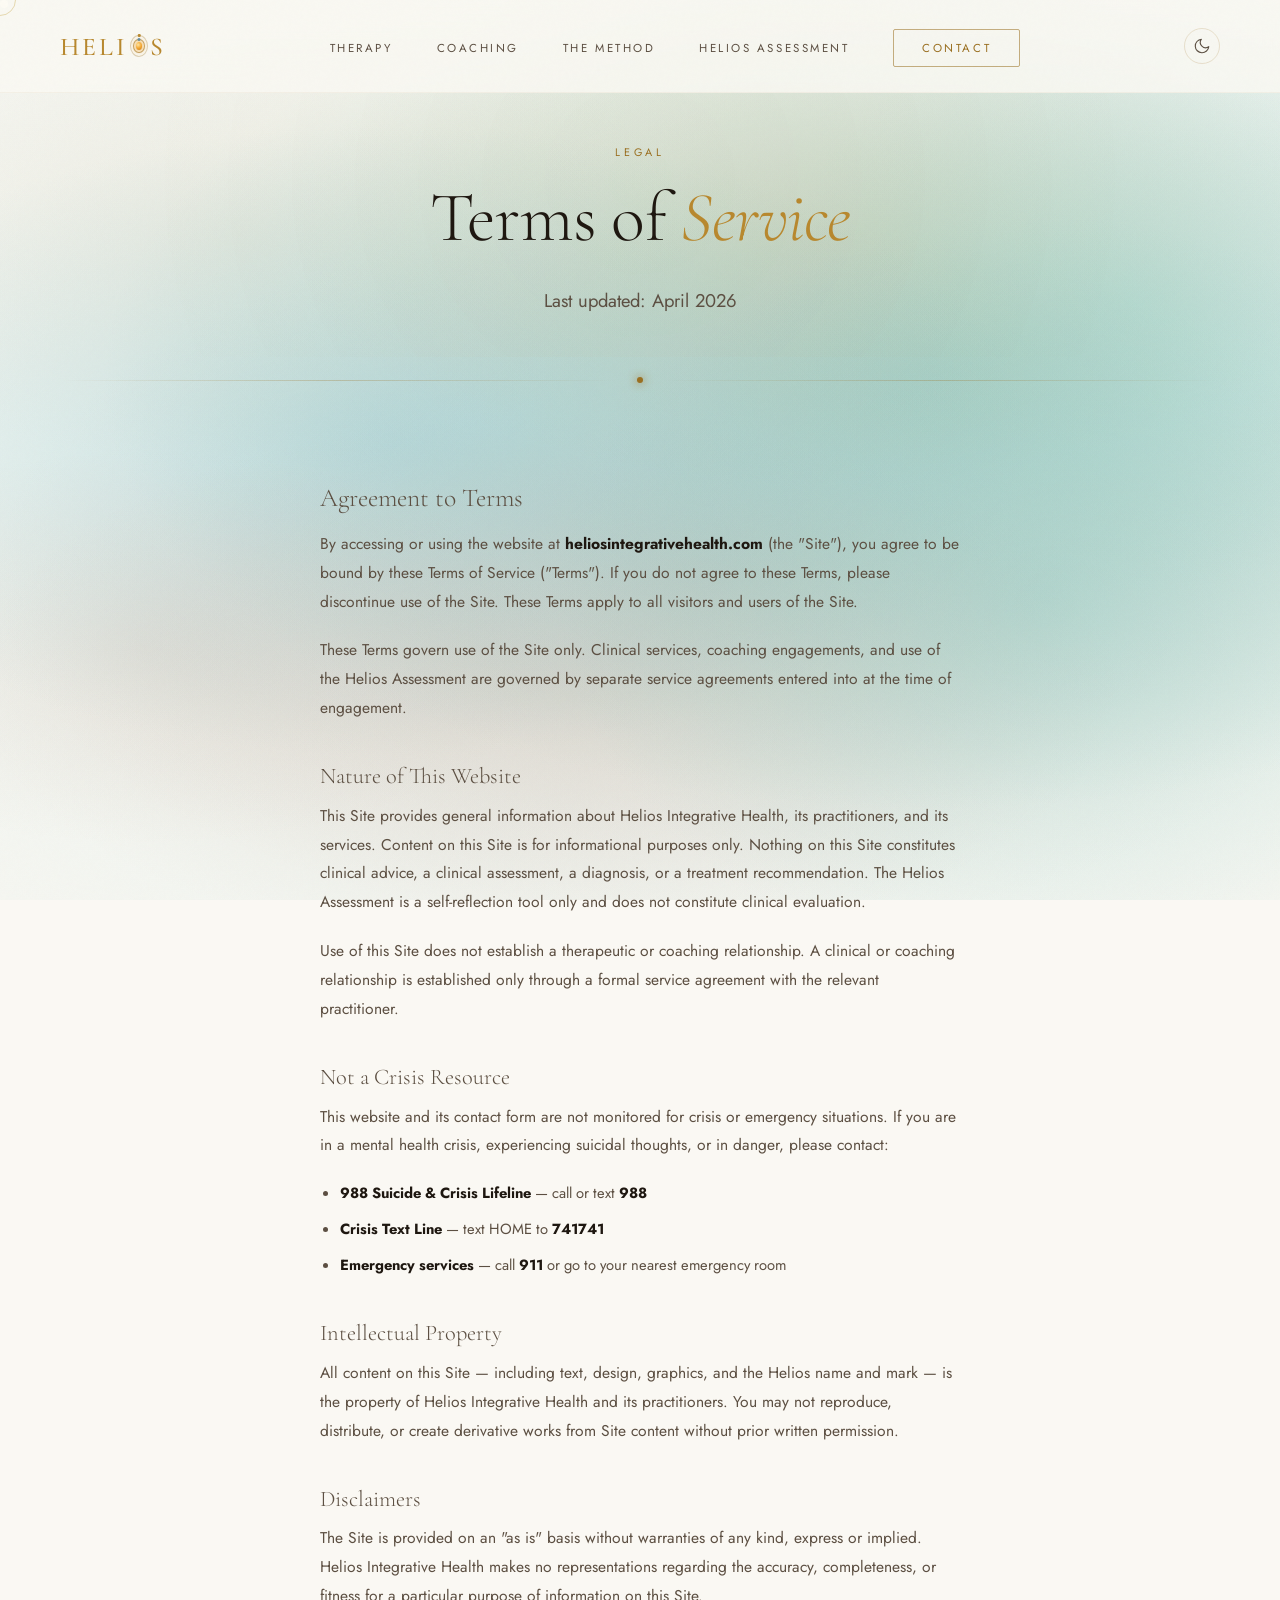
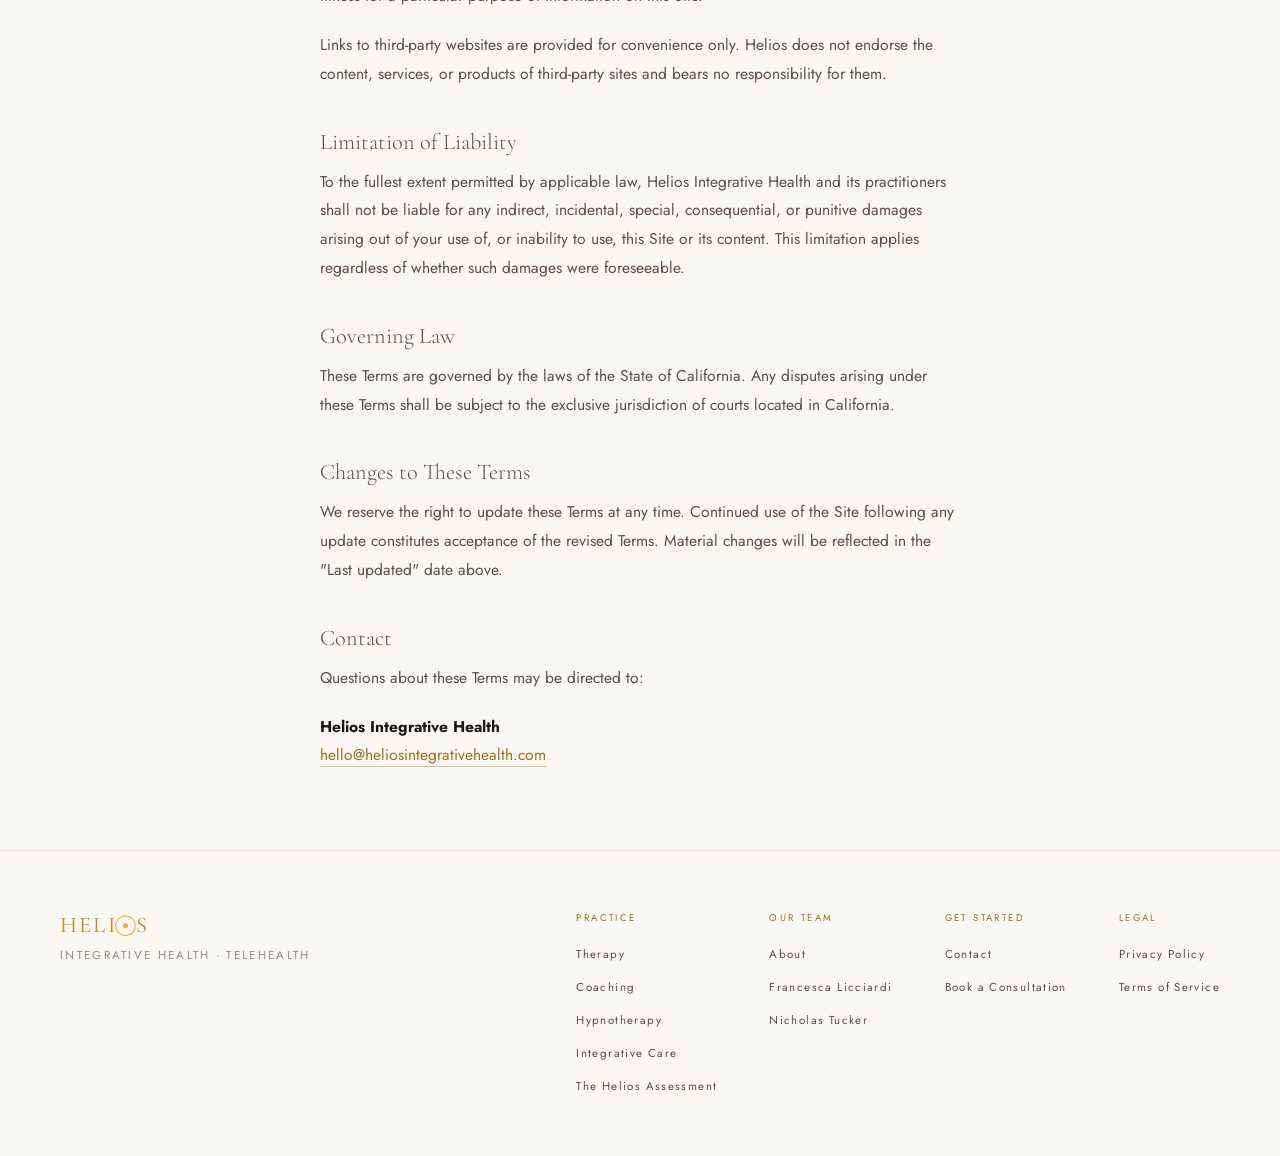
<file: terms/index.html>
<!DOCTYPE html>
<html lang="en">
<head>
<meta charset="UTF-8">
<script>(function(){try{var t=localStorage.getItem('helios-theme')||'light';document.documentElement.setAttribute('data-theme',t);}catch(e){document.documentElement.setAttribute('data-theme','light');}})()</script>
<meta name="viewport" content="width=device-width, initial-scale=1.0">
<title>Terms of Service | Helios Integrative Health</title>
<link rel="icon" type="image/svg+xml" href="/favicon.svg" />
<link rel="icon" type="image/png" sizes="32x32" href="/favicon-32x32.png" />
<link rel="icon" href="/favicon.ico" sizes="48x48" />
<link rel="apple-touch-icon" sizes="180x180" href="/apple-touch-icon.png" />
<link rel="manifest" href="/site.webmanifest" />
<meta name="theme-color" content="#000000" />
<meta name="description" content="Terms of Service for Helios Integrative Health. Terms governing use of this website and engagement with our services.">
<meta name="robots" content="noindex, follow">
<link rel="canonical" href="https://heliosintegrativehealth.com/terms">
<link rel="preconnect" href="https://fonts.googleapis.com">
<link href="https://fonts.googleapis.com/css2?family=Cormorant+Garamond:ital,wght@0,300;0,400;0,500;0,600;1,300;1,400&family=Jost:wght@200;300;400;500&display=swap" rel="stylesheet">
<link rel="stylesheet" href="/styles.css">
</head>
<body>
<canvas id="helios-nebula" aria-hidden="true"></canvas>
<div class="cursor" id="cursor"></div>
<div class="cursor-ring" id="cursorRing"></div>

<nav>
  <a href="/" class="nav-logo helios-wordmark">HELI<span class="helios-wordmark__icon" aria-hidden="true"><span class="helios-wordmark__sun"></span><span class="helios-wordmark__orbit helios-wordmark__orbit--1"><span class="helios-wordmark__planet helios-wordmark__planet--1"></span></span><span class="helios-wordmark__orbit helios-wordmark__orbit--2"><span class="helios-wordmark__planet helios-wordmark__planet--2"></span></span></span>S</a>
  <ul class="nav-links">
    <li><a href="/therapy">Therapy</a></li>
    <li><a href="/coaching">Coaching</a></li>
    <li><a href="/#method">The Method</a></li>
    <li><a href="/assessment">Helios Assessment</a></li>
    <li><a href="/contact" class="nav-cta">Contact</a></li>
  </ul>
  <button class="theme-toggle" id="themeToggle" aria-label="Switch to dark theme" title="Toggle theme">
    <svg class="theme-icon theme-icon--moon" width="18" height="18" viewBox="0 0 24 24" fill="none" stroke="currentColor" stroke-width="1.5" stroke-linecap="round" stroke-linejoin="round" aria-hidden="true"><path d="M21 12.79A9 9 0 1 1 11.21 3 7 7 0 0 0 21 12.79z"/></svg>
    <svg class="theme-icon theme-icon--sun" width="18" height="18" viewBox="0 0 24 24" fill="none" stroke="currentColor" stroke-width="1.5" stroke-linecap="round" stroke-linejoin="round" aria-hidden="true"><circle cx="12" cy="12" r="5"/><line x1="12" y1="1" x2="12" y2="3"/><line x1="12" y1="21" x2="12" y2="23"/><line x1="4.22" y1="4.22" x2="5.64" y2="5.64"/><line x1="18.36" y1="18.36" x2="19.78" y2="19.78"/><line x1="1" y1="12" x2="3" y2="12"/><line x1="21" y1="12" x2="23" y2="12"/><line x1="4.22" y1="19.78" x2="5.64" y2="18.36"/><line x1="18.36" y1="5.64" x2="19.78" y2="4.22"/></svg>
  </button>
  <div class="hamburger" id="hamburger" onclick="toggleMenu()" aria-label="Open navigation menu" aria-expanded="false" role="button" tabindex="0">
    <span></span><span></span><span></span>
  </div>
</nav>

<div class="mobile-overlay" id="mobileOverlay">
  <div class="mobile-divider"></div>
  <a href="/therapy" onclick="toggleMenu()">Therapy</a>
  <a href="/coaching" onclick="toggleMenu()">Coaching</a>
  <a href="/#method" onclick="toggleMenu()">The Method</a>
  <a href="/assessment" onclick="toggleMenu()">Helios Assessment</a>
  <a href="/contact" onclick="toggleMenu()">Contact</a>
  <div class="mobile-divider"></div>
  <button class="theme-toggle theme-toggle--mobile" id="themeToggleMobile" aria-label="Switch to dark theme">
    <svg class="theme-icon theme-icon--moon" width="20" height="20" viewBox="0 0 24 24" fill="none" stroke="currentColor" stroke-width="1.5" stroke-linecap="round" stroke-linejoin="round" aria-hidden="true"><path d="M21 12.79A9 9 0 1 1 11.21 3 7 7 0 0 0 21 12.79z"/></svg>
    <svg class="theme-icon theme-icon--sun" width="20" height="20" viewBox="0 0 24 24" fill="none" stroke="currentColor" stroke-width="1.5" stroke-linecap="round" stroke-linejoin="round" aria-hidden="true"><circle cx="12" cy="12" r="5"/><line x1="12" y1="1" x2="12" y2="3"/><line x1="12" y1="21" x2="12" y2="23"/><line x1="4.22" y1="4.22" x2="5.64" y2="5.64"/><line x1="18.36" y1="18.36" x2="19.78" y2="19.78"/><line x1="1" y1="12" x2="3" y2="12"/><line x1="21" y1="12" x2="23" y2="12"/><line x1="4.22" y1="19.78" x2="5.64" y2="18.36"/><line x1="18.36" y1="5.64" x2="19.78" y2="4.22"/></svg>
    <span class="theme-toggle__label">Light Mode</span>
  </button>
</div>

<section class="page-hero" style="padding-bottom:40px">
  <p class="page-eyebrow">Legal</p>
  <h1>Terms of <em>Service</em></h1>
  <p class="lead" style="max-width:640px;margin:0 auto">Last updated: April 2026</p>
</section>

<div class="divider"><div class="divider-line"></div><div class="divider-sun"></div><div class="divider-line"></div></div>

<section class="content-section reveal" style="max-width:760px;margin:0 auto">
  <div class="content-body" style="font-size:0.92rem;line-height:1.9;color:var(--text-dim)">

    <h2 class="content-h2" style="font-size:1.6rem;margin-bottom:16px">Agreement to Terms</h2>
    <p>By accessing or using the website at <strong style="color:var(--text)">heliosintegrativehealth.com</strong> (the "Site"), you agree to be bound by these Terms of Service ("Terms"). If you do not agree to these Terms, please discontinue use of the Site. These Terms apply to all visitors and users of the Site.</p>
    <p>These Terms govern use of the Site only. Clinical services, coaching engagements, and use of the Helios Assessment are governed by separate service agreements entered into at the time of engagement.</p>

    <h2 class="content-h2" style="font-size:1.4rem;margin-top:40px;margin-bottom:12px">Nature of This Website</h2>
    <p>This Site provides general information about Helios Integrative Health, its practitioners, and its services. Content on this Site is for informational purposes only. Nothing on this Site constitutes clinical advice, a clinical assessment, a diagnosis, or a treatment recommendation. The Helios Assessment is a self-reflection tool only and does not constitute clinical evaluation.</p>
    <p>Use of this Site does not establish a therapeutic or coaching relationship. A clinical or coaching relationship is established only through a formal service agreement with the relevant practitioner.</p>

    <h2 class="content-h2" style="font-size:1.4rem;margin-top:40px;margin-bottom:12px">Not a Crisis Resource</h2>
    <p>This website and its contact form are not monitored for crisis or emergency situations. If you are in a mental health crisis, experiencing suicidal thoughts, or in danger, please contact:</p>
    <ul style="padding-left:20px;margin-bottom:18px">
      <li style="margin-bottom:8px"><strong style="color:var(--text)">988 Suicide &amp; Crisis Lifeline</strong> — call or text <strong style="color:var(--text)">988</strong></li>
      <li style="margin-bottom:8px"><strong style="color:var(--text)">Crisis Text Line</strong> — text HOME to <strong style="color:var(--text)">741741</strong></li>
      <li style="margin-bottom:8px"><strong style="color:var(--text)">Emergency services</strong> — call <strong style="color:var(--text)">911</strong> or go to your nearest emergency room</li>
    </ul>

    <h2 class="content-h2" style="font-size:1.4rem;margin-top:40px;margin-bottom:12px">Intellectual Property</h2>
    <p>All content on this Site — including text, design, graphics, and the Helios name and mark — is the property of Helios Integrative Health and its practitioners. You may not reproduce, distribute, or create derivative works from Site content without prior written permission.</p>

    <h2 class="content-h2" style="font-size:1.4rem;margin-top:40px;margin-bottom:12px">Disclaimers</h2>
    <p>The Site is provided on an "as is" basis without warranties of any kind, express or implied. Helios Integrative Health makes no representations regarding the accuracy, completeness, or fitness for a particular purpose of information on this Site.</p>
    <p>Links to third-party websites are provided for convenience only. Helios does not endorse the content, services, or products of third-party sites and bears no responsibility for them.</p>

    <h2 class="content-h2" style="font-size:1.4rem;margin-top:40px;margin-bottom:12px">Limitation of Liability</h2>
    <p>To the fullest extent permitted by applicable law, Helios Integrative Health and its practitioners shall not be liable for any indirect, incidental, special, consequential, or punitive damages arising out of your use of, or inability to use, this Site or its content. This limitation applies regardless of whether such damages were foreseeable.</p>

    <h2 class="content-h2" style="font-size:1.4rem;margin-top:40px;margin-bottom:12px">Governing Law</h2>
    <p>These Terms are governed by the laws of the State of California. Any disputes arising under these Terms shall be subject to the exclusive jurisdiction of courts located in California.</p>

    <h2 class="content-h2" style="font-size:1.4rem;margin-top:40px;margin-bottom:12px">Changes to These Terms</h2>
    <p>We reserve the right to update these Terms at any time. Continued use of the Site following any update constitutes acceptance of the revised Terms. Material changes will be reflected in the "Last updated" date above.</p>

    <h2 class="content-h2" style="font-size:1.4rem;margin-top:40px;margin-bottom:12px">Contact</h2>
    <p>Questions about these Terms may be directed to:</p>
    <p style="margin-top:8px"><strong style="color:var(--text)">Helios Integrative Health</strong><br>
    <a href="mailto:hello@heliosintegrativehealth.com" style="color:var(--gold)">hello@heliosintegrativehealth.com</a></p>

  </div>
</section>

<footer>
  <div>
    <div class="footer-logo">HELI<span style="color:var(--sun);font-size:1.25em;line-height:1;vertical-align:top;position:relative;top:0.05em;margin-left:-0.13em;letter-spacing:-0.07em;">☉</span>S</div>
    <div class="footer-tagline" style="margin-top:8px">Integrative Health · Telehealth</div>
  </div>
  <nav class="footer-nav" aria-label="Footer navigation">
    <div class="footer-col">
      <span class="footer-col-title">Practice</span>
      <ul class="footer-links">
        <li><a href="/therapy">Therapy</a></li>
        <li><a href="/coaching">Coaching</a></li>
        <li><a href="/therapy/hypnotherapy">Hypnotherapy</a></li>
        <li><a href="/integrative-care">Integrative Care</a></li>
        <li><a href="/assessment">The Helios Assessment</a></li>
      </ul>
    </div>
    <div class="footer-col">
      <span class="footer-col-title">Our Team</span>
      <ul class="footer-links">
        <li><a href="/about">About</a></li>
        <li><a href="/about#francesca">Francesca Licciardi</a></li>
        <li><a href="/about#nicholas">Nicholas Tucker</a></li>
      </ul>
    </div>
    <div class="footer-col">
      <span class="footer-col-title">Get Started</span>
      <ul class="footer-links">
        <li><a href="/contact">Contact</a></li>
        <li><a href="/contact">Book a Consultation</a></li>
      </ul>
    </div>
    <div class="footer-col">
      <span class="footer-col-title">Legal</span>
      <ul class="footer-links">
        <li><a href="/privacy">Privacy Policy</a></li>
        <li><a href="/terms">Terms of Service</a></li>
      </ul>
    </div>
  </nav>
</footer>

<script>
const cursor=document.getElementById('cursor');const ring=document.getElementById('cursorRing');let mx=0,my=0,rx=0,ry=0;document.addEventListener('mousemove',e=>{mx=e.clientX;my=e.clientY;cursor.style.left=mx-4+'px';cursor.style.top=my-4+'px';});function animateRing(){rx+=(mx-rx-16)*0.12;ry+=(my-ry-16)*0.12;ring.style.left=rx+'px';ring.style.top=ry+'px';requestAnimationFrame(animateRing);}animateRing();document.querySelectorAll('a,button,input,select,textarea').forEach(el=>{el.addEventListener('mouseenter',()=>{cursor.style.transform='scale(3)';ring.style.transform='scale(0.5)'});el.addEventListener('mouseleave',()=>{cursor.style.transform='scale(1)';ring.style.transform='scale(1)'});});function toggleMenu(){const h=document.getElementById('hamburger');const o=document.getElementById('mobileOverlay');h.classList.toggle('open');o.classList.toggle('open');const isOpen=o.classList.contains('open');document.body.style.overflow=isOpen?'hidden':'';h.setAttribute('aria-expanded',isOpen);h.setAttribute('aria-label',isOpen?'Close navigation menu':'Open navigation menu');if(isOpen){const fl=o.querySelector('a');if(fl)setTimeout(()=>fl.focus(),420);}}document.getElementById('hamburger').addEventListener('keydown',function(e){if(e.key==='Enter'||e.key===' '){e.preventDefault();toggleMenu();}});document.addEventListener('keydown',function(e){if(e.key==='Escape'&&document.getElementById('mobileOverlay').classList.contains('open')){toggleMenu();document.getElementById('hamburger').focus();}});(function(){const nav=document.querySelector('nav');function onScroll(){nav.classList.toggle('scrolled',window.scrollY>60);}window.addEventListener('scroll',onScroll,{passive:true});onScroll();})();const reveals=document.querySelectorAll('.reveal');const observer=new IntersectionObserver(entries=>{entries.forEach(e=>{if(e.isIntersecting){e.target.classList.add('visible');observer.unobserve(e.target);}});},{threshold:0.1});reveals.forEach(el=>observer.observe(el));
if(window.HeliosNebula) window.HeliosNebula.setScene('home');
(function(){
  function getTheme(){return document.documentElement.getAttribute('data-theme')||'light';}
  function updateToggles(theme){
    var isDark=theme==='dark';
    document.querySelectorAll('.theme-toggle').forEach(function(btn){
      btn.setAttribute('aria-label',isDark?'Switch to light theme':'Switch to dark theme');
    });
    document.querySelectorAll('.theme-toggle__label').forEach(function(el){
      el.textContent=isDark?'Light Mode':'Dark Mode';
    });
    document.documentElement.classList.toggle('theme-dark',isDark);
    if(window.HeliosNebula)window.HeliosNebula.setTheme(theme);
  }
  function toggleTheme(){
    var next=getTheme()==='dark'?'light':'dark';
    document.documentElement.setAttribute('data-theme',next);
    try{localStorage.setItem('helios-theme',next);}catch(e){}
    updateToggles(next);
  }
  document.querySelectorAll('.theme-toggle').forEach(function(btn){
    btn.addEventListener('click',toggleTheme);
    btn.addEventListener('keydown',function(e){if(e.key==='Enter'||e.key===' '){e.preventDefault();toggleTheme();}});
  });
  updateToggles(getTheme());
  requestAnimationFrame(function(){document.body.classList.add('theme-ready');});
})();
</script>
<script src="/nebula.js"></script>
</body>
</html>
</file>
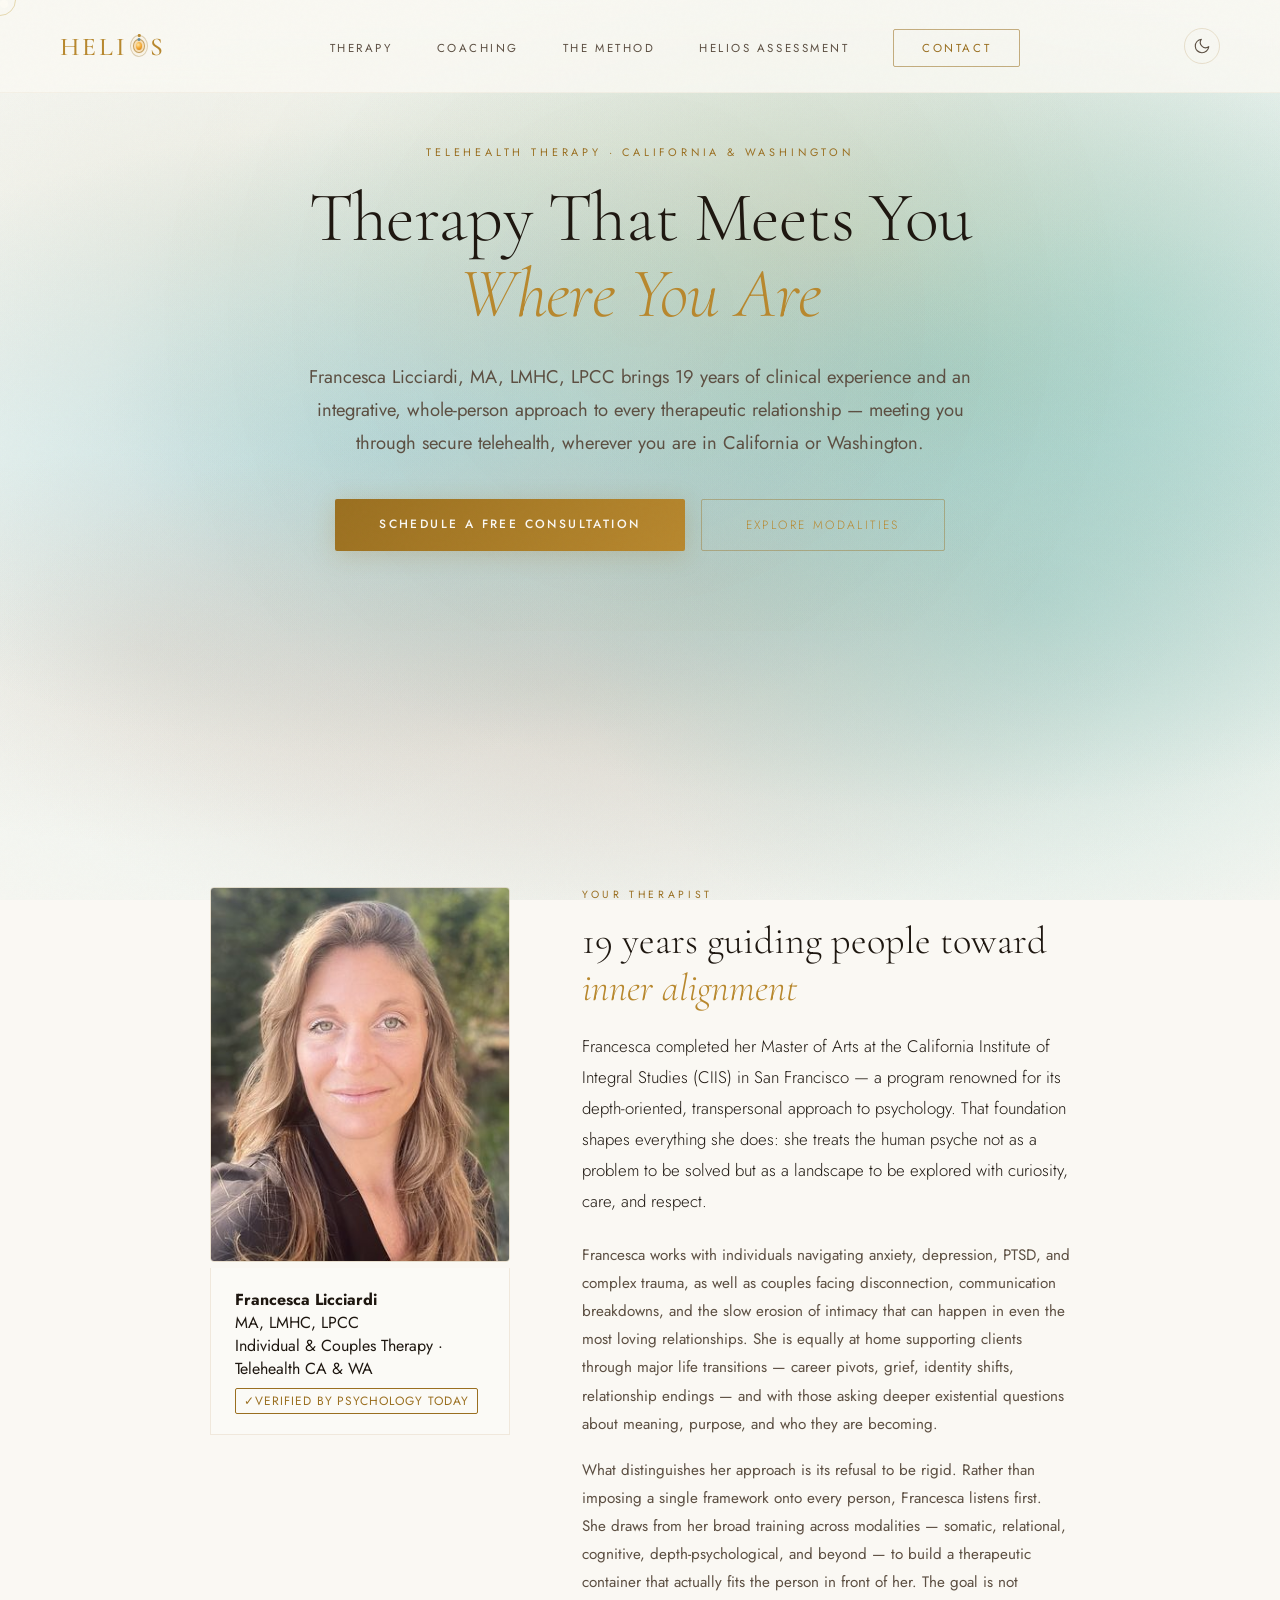
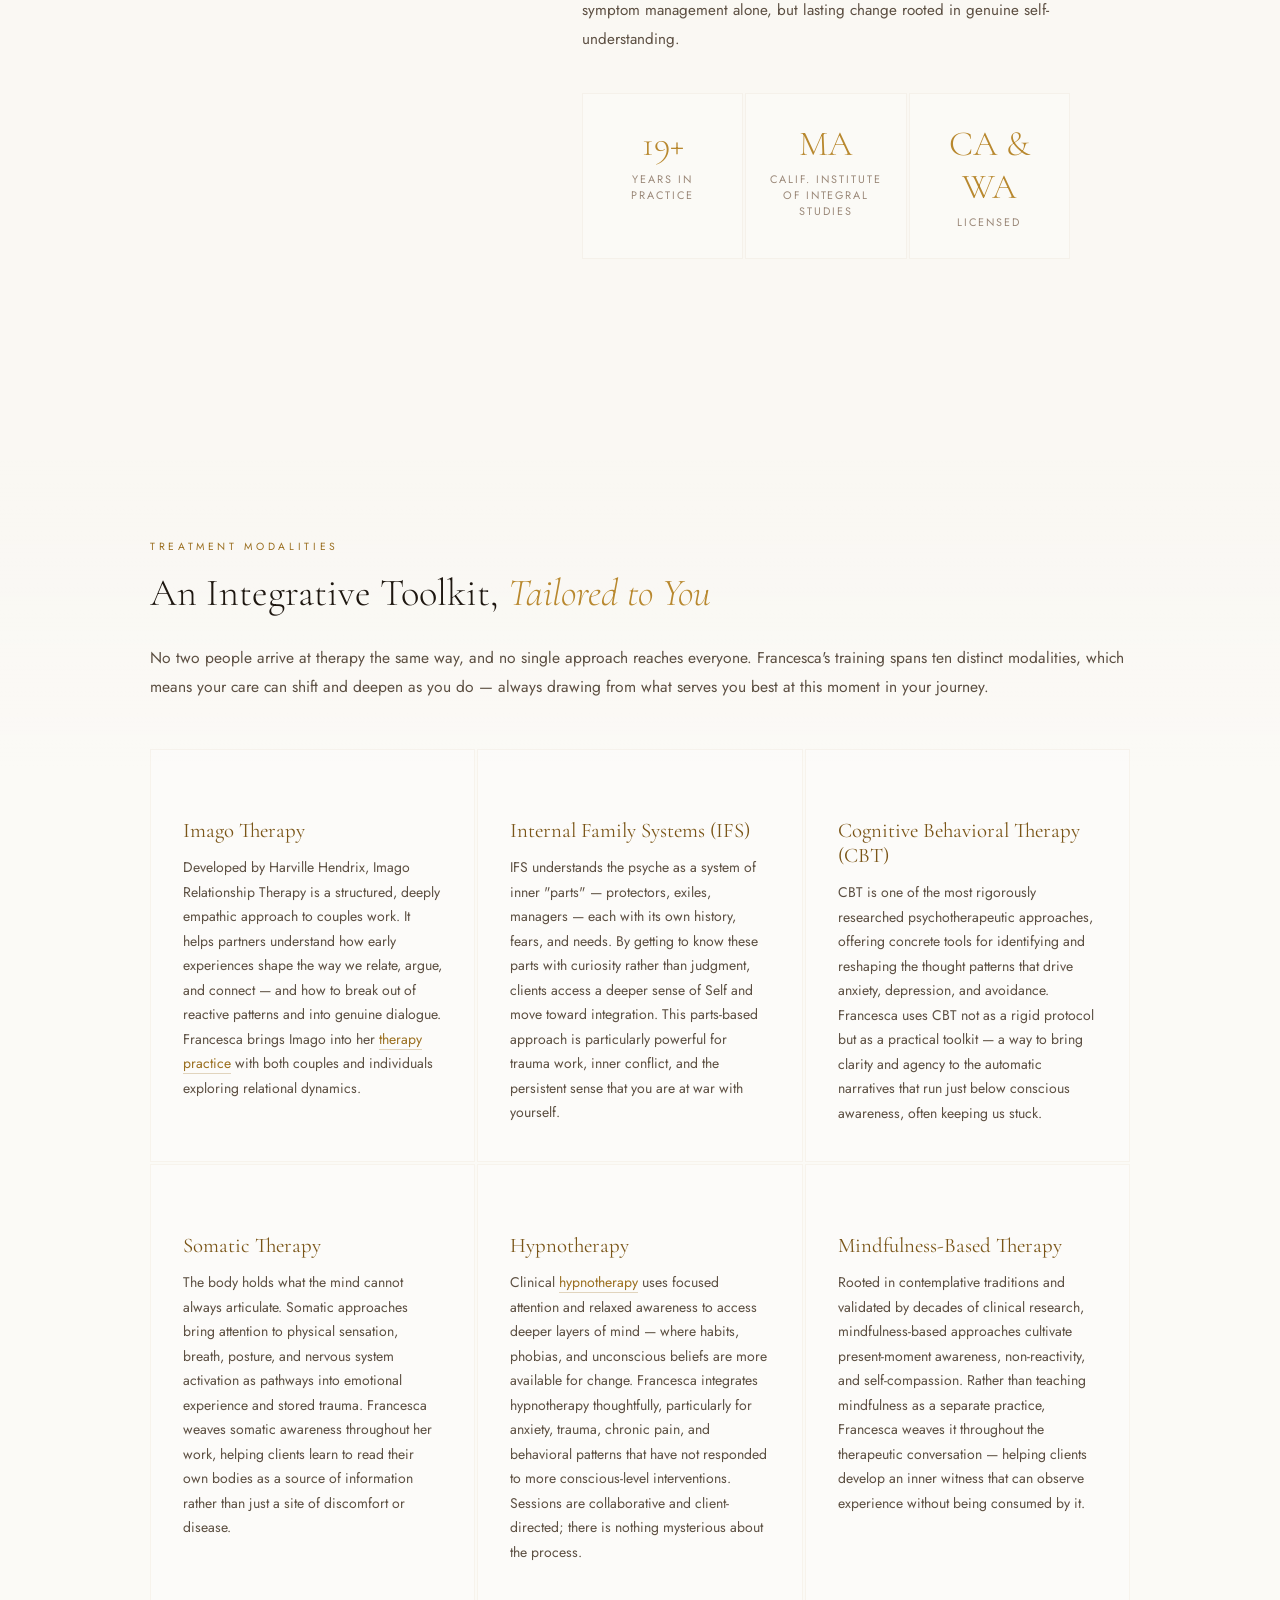
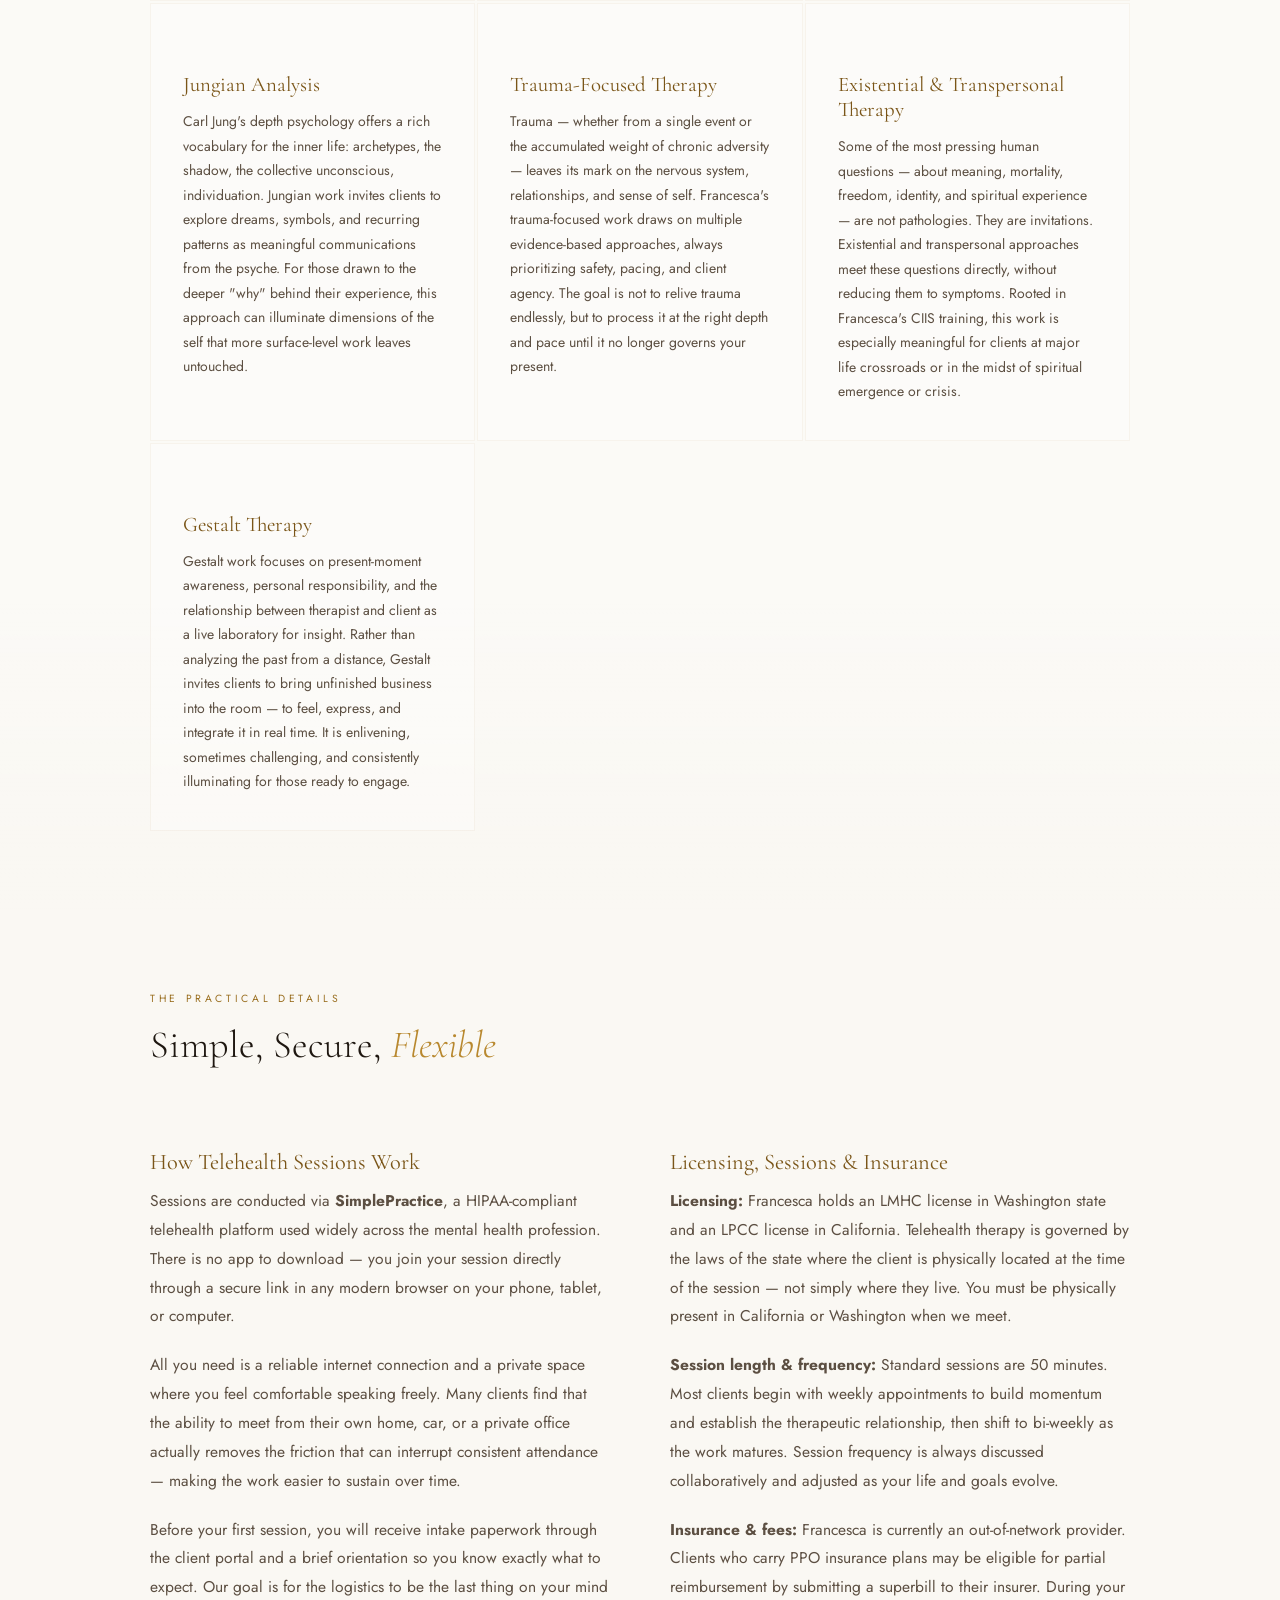
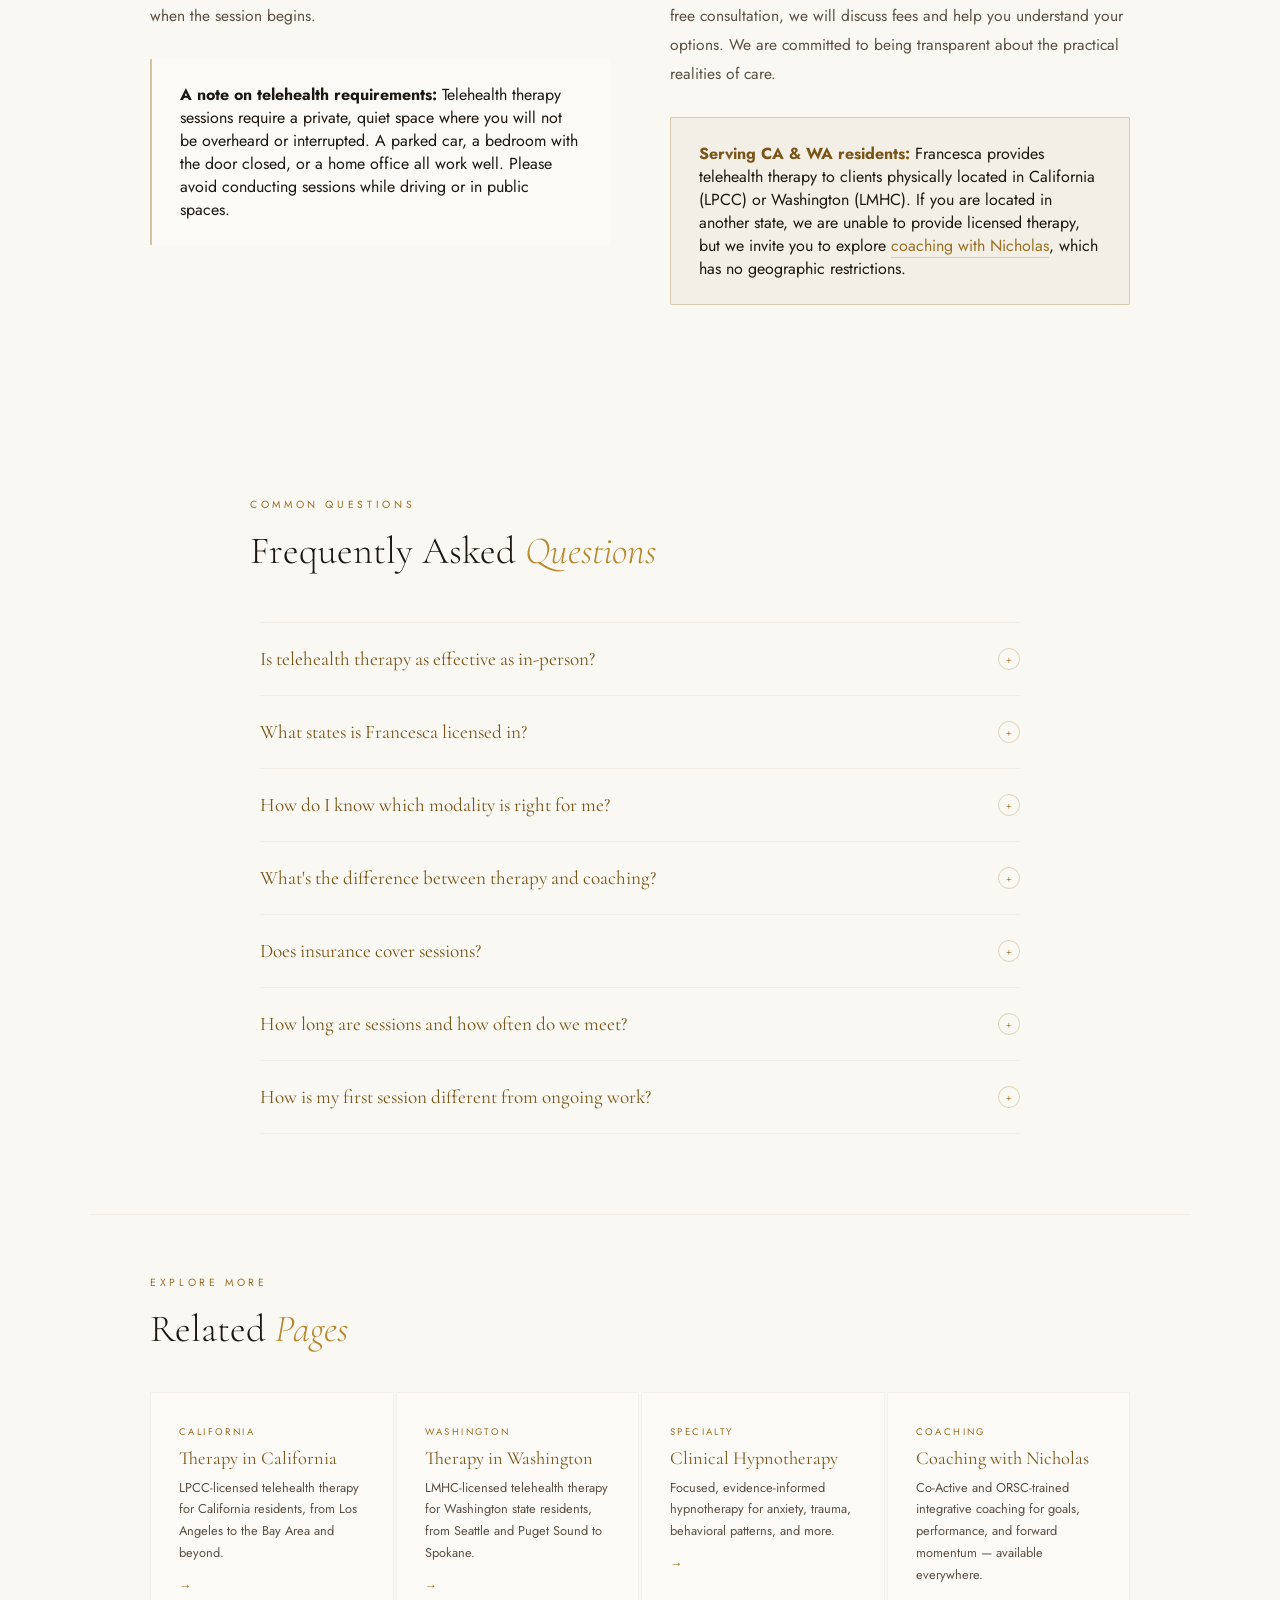
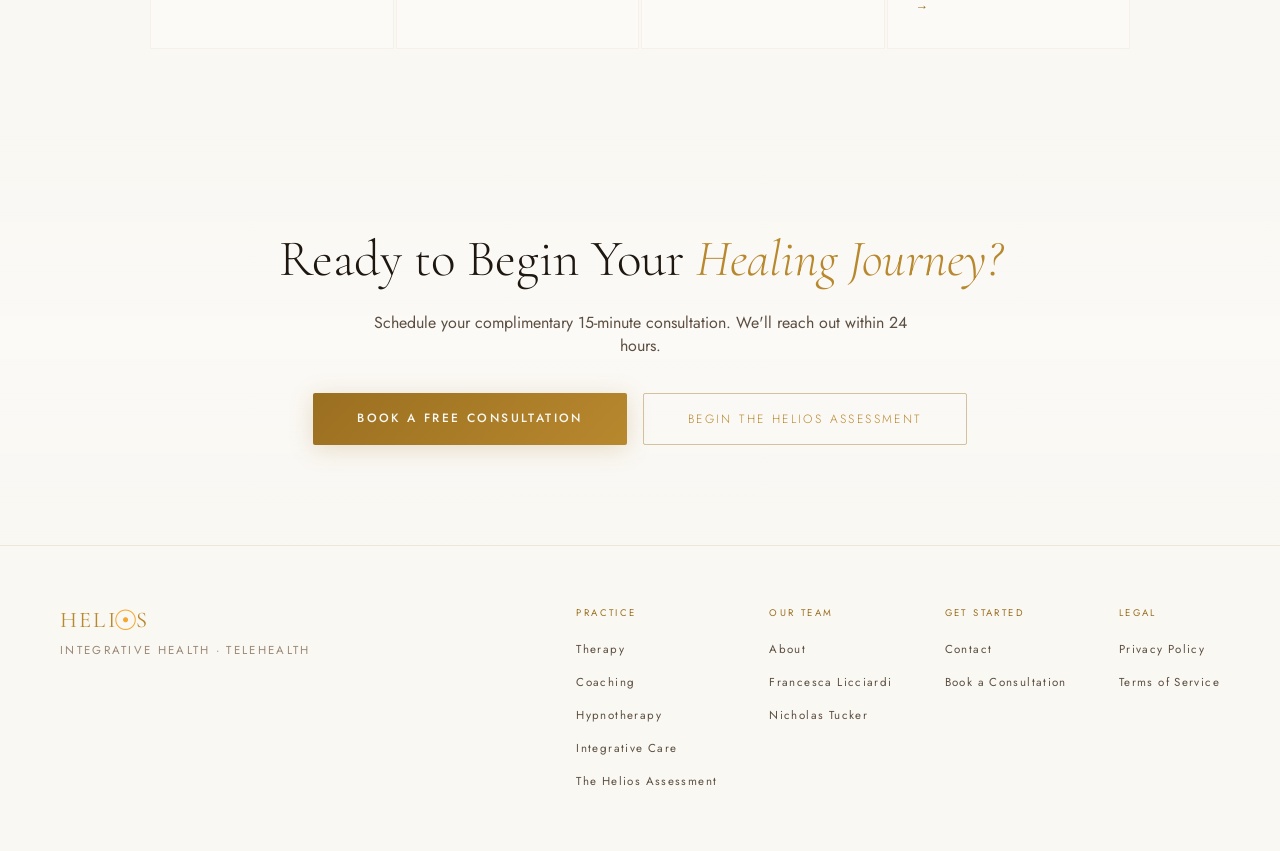
<file: therapy/index.html>
<!DOCTYPE html>
<html lang="en">
<head>
<meta charset="UTF-8">
<script>(function(){try{var t=localStorage.getItem('helios-theme')||'light';document.documentElement.setAttribute('data-theme',t);}catch(e){document.documentElement.setAttribute('data-theme','light');}})()</script>
<meta name="viewport" content="width=device-width, initial-scale=1.0">
<title>Telehealth Therapy in California &amp; Washington | Helios</title>
<link rel="icon" type="image/svg+xml" href="/favicon.svg" />
<link rel="icon" type="image/png" sizes="32x32" href="/favicon-32x32.png" />
<link rel="icon" type="image/png" sizes="16x16" href="/favicon-16x16.png" />
<link rel="icon" href="/favicon.ico" sizes="48x48" />
<link rel="apple-touch-icon" sizes="180x180" href="/apple-touch-icon.png" />
<link rel="manifest" href="/site.webmanifest" />
<meta name="theme-color" content="#000000" />
<meta name="description" content="Licensed telehealth therapy with Francesca Licciardi, MA, LMHC, LPCC. Integrative psychotherapy, hypnotherapy, Imago couples work, and trauma-focused care for CA and WA residents.">
<meta name="robots" content="index, follow">
<link rel="canonical" href="https://heliosintegrativehealth.com/therapy">
<meta property="og:type" content="website">
<meta property="og:title" content="Telehealth Therapy in California &amp; Washington | Helios">
<meta property="og:description" content="Licensed telehealth therapy with Francesca Licciardi, MA, LMHC, LPCC. Integrative psychotherapy, hypnotherapy, Imago couples work, and trauma-focused care for CA and WA residents.">
<meta property="og:url" content="https://heliosintegrativehealth.com/therapy">
<meta property="og:site_name" content="Helios Integrative Health">
<meta property="og:image" content="https://heliosintegrativehealth.com/og-default.jpg">
<meta property="og:image:width" content="1200">
<meta property="og:image:height" content="630">
<meta name="twitter:card" content="summary_large_image">
<meta name="twitter:title" content="Telehealth Therapy in California &amp; Washington | Helios">
<meta name="twitter:description" content="Licensed telehealth therapy with Francesca Licciardi, MA, LMHC, LPCC. Integrative psychotherapy, hypnotherapy, Imago couples work, and trauma-focused care for CA and WA residents.">
<meta name="twitter:image" content="https://heliosintegrativehealth.com/og-default.jpg">
<script type="application/ld+json">
[
  {
    "@context": "https://schema.org",
    "@type": "MedicalTherapy",
    "name": "Integrative Telehealth Psychotherapy",
    "provider": { "@id": "https://heliosintegrativehealth.com/about#francesca" },
    "areaServed": [
      { "@type": "State", "name": "California" },
      { "@type": "State", "name": "Washington" }
    ],
    "description": "Integrative telehealth psychotherapy drawing on Imago, IFS, CBT, somatic, hypnotherapy, and trauma-focused modalities. Licensed for CA and WA residents.",
    "offers": { "@type": "Offer", "price": "0", "priceCurrency": "USD", "description": "Complimentary 15-minute consultation" }
  },
  {
    "@context": "https://schema.org",
    "@type": "Person",
    "@id": "https://heliosintegrativehealth.com/about#francesca",
    "name": "Francesca Licciardi",
    "honorificSuffix": "MA, LMHC, LPCC",
    "jobTitle": "Licensed Mental Health Counselor",
    "worksFor": { "@id": "https://heliosintegrativehealth.com/#organization" },
    "hasCredential": [
      { "@type": "EducationalOccupationalCredential", "credentialCategory": "license", "name": "Licensed Mental Health Counselor (LMHC) — Washington" },
      { "@type": "EducationalOccupationalCredential", "credentialCategory": "license", "name": "Licensed Professional Clinical Counselor (LPCC) — California" }
    ],
    "alumniOf": { "@type": "CollegeOrUniversity", "name": "California Institute of Integral Studies" },
    "image": "https://heliosintegrativehealth.com/francesca-licciardi.jpg",
    "url": "https://heliosintegrativehealth.com/about#francesca",
    "knowsAbout": ["Psychotherapy","Hypnotherapy","Imago Therapy","Internal Family Systems","Cognitive Behavioral Therapy","Somatic Therapy","Trauma-Focused Therapy","Couples Therapy","Mindfulness-Based Therapy","Gestalt Therapy"]
  },
  {
    "@context": "https://schema.org",
    "@type": "FAQPage",
    "mainEntity": [
      { "@type": "Question", "name": "Is telehealth therapy as effective as in-person?", "acceptedAnswer": { "@type": "Answer", "text": "Research consistently shows telehealth therapy produces outcomes equivalent to in-person care for most concerns — anxiety, depression, trauma, relationships, and life transitions. Many clients find the flexibility of meeting from home actually deepens their work, removing logistical barriers that can interrupt consistency." } },
      { "@type": "Question", "name": "What states is Francesca licensed in?", "acceptedAnswer": { "@type": "Answer", "text": "Francesca is licensed as an LMHC in Washington state and as an LPCC in California. She provides telehealth therapy exclusively to clients who are physically located in one of these two states at the time of their session." } },
      { "@type": "Question", "name": "How do I know which modality is right for me?", "acceptedAnswer": { "@type": "Answer", "text": "You don't need to decide ahead of time. During your consultation, Francesca will listen to what you're experiencing and explain which approaches tend to work best for your specific situation. Her integrative training means she can draw on many modalities and shift as your needs evolve." } },
      { "@type": "Question", "name": "What's the difference between therapy and coaching?", "acceptedAnswer": { "@type": "Answer", "text": "Therapy is a licensed clinical service that can diagnose and treat mental health conditions, working with past experiences, trauma, and psychological patterns. Coaching is a non-clinical service focused on goals, performance, and forward movement. At Helios, both Francesca (therapy) and Nicholas (coaching) collaborate, so you can access whichever — or both — fits your situation." } },
      { "@type": "Question", "name": "Does insurance cover sessions?", "acceptedAnswer": { "@type": "Answer", "text": "Francesca is currently an out-of-network provider. Many clients with PPO plans can submit for partial reimbursement using a superbill. Discuss your coverage during your consultation and we'll help clarify your options." } },
      { "@type": "Question", "name": "How long are sessions and how often do we meet?", "acceptedAnswer": { "@type": "Answer", "text": "Standard sessions are 50 minutes. Most clients begin with weekly sessions to build momentum, then shift to bi-weekly as goals are met. Frequency is always determined collaboratively based on your needs and schedule." } },
      { "@type": "Question", "name": "How is my first session different from ongoing work?", "acceptedAnswer": { "@type": "Answer", "text": "The first session is primarily about getting to know each other. Francesca will ask about your history, what's bringing you in, and what you hope to experience. She'll explain her approach, answer your questions, and together you'll begin mapping a path forward. There's no pressure — it's a conversation, not an assessment." } }
    ]
  }
]
</script>
<link rel="preconnect" href="https://fonts.googleapis.com">
<link href="https://fonts.googleapis.com/css2?family=Cormorant+Garamond:ital,wght@0,300;0,400;0,500;0,600;1,300;1,400&family=Jost:wght@200;300;400;500&display=swap" rel="stylesheet">
<link rel="stylesheet" href="/styles.css">
</head>
<body>
<canvas id="helios-nebula" aria-hidden="true"></canvas>
<div class="cursor" id="cursor"></div>
<div class="cursor-ring" id="cursorRing"></div>

<nav>
  <a href="/" class="nav-logo helios-wordmark">HELI<span class="helios-wordmark__icon" aria-hidden="true"><span class="helios-wordmark__sun"></span><span class="helios-wordmark__orbit helios-wordmark__orbit--1"><span class="helios-wordmark__planet helios-wordmark__planet--1"></span></span><span class="helios-wordmark__orbit helios-wordmark__orbit--2"><span class="helios-wordmark__planet helios-wordmark__planet--2"></span></span></span>S</a>
  <ul class="nav-links">
    <li><a href="/therapy">Therapy</a></li>
    <li><a href="/coaching">Coaching</a></li>
    <li><a href="/#method">The Method</a></li>
    <li><a href="/assessment">Helios Assessment</a></li>
    <li><a href="/contact" class="nav-cta">Contact</a></li>
  </ul>
  <button class="theme-toggle" id="themeToggle" aria-label="Switch to dark theme" title="Toggle theme">
    <svg class="theme-icon theme-icon--moon" width="18" height="18" viewBox="0 0 24 24" fill="none" stroke="currentColor" stroke-width="1.5" stroke-linecap="round" stroke-linejoin="round" aria-hidden="true"><path d="M21 12.79A9 9 0 1 1 11.21 3 7 7 0 0 0 21 12.79z"/></svg>
    <svg class="theme-icon theme-icon--sun" width="18" height="18" viewBox="0 0 24 24" fill="none" stroke="currentColor" stroke-width="1.5" stroke-linecap="round" stroke-linejoin="round" aria-hidden="true"><circle cx="12" cy="12" r="5"/><line x1="12" y1="1" x2="12" y2="3"/><line x1="12" y1="21" x2="12" y2="23"/><line x1="4.22" y1="4.22" x2="5.64" y2="5.64"/><line x1="18.36" y1="18.36" x2="19.78" y2="19.78"/><line x1="1" y1="12" x2="3" y2="12"/><line x1="21" y1="12" x2="23" y2="12"/><line x1="4.22" y1="19.78" x2="5.64" y2="18.36"/><line x1="18.36" y1="5.64" x2="19.78" y2="4.22"/></svg>
  </button>
  <div class="hamburger" id="hamburger" onclick="toggleMenu()" aria-label="Open navigation menu" aria-expanded="false" role="button" tabindex="0">
    <span></span><span></span><span></span>
  </div>
</nav>

<div class="mobile-overlay" id="mobileOverlay">
  <div class="mobile-divider"></div>
  <a href="/therapy" onclick="toggleMenu()">Therapy</a>
  <a href="/coaching" onclick="toggleMenu()">Coaching</a>
  <a href="/#method" onclick="toggleMenu()">The Method</a>
  <a href="/assessment" onclick="toggleMenu()">Helios Assessment</a>
  <a href="/contact" onclick="toggleMenu()">Contact</a>
  <div class="mobile-divider"></div>
  <button class="theme-toggle theme-toggle--mobile" id="themeToggleMobile" aria-label="Switch to dark theme">
    <svg class="theme-icon theme-icon--moon" width="20" height="20" viewBox="0 0 24 24" fill="none" stroke="currentColor" stroke-width="1.5" stroke-linecap="round" stroke-linejoin="round" aria-hidden="true"><path d="M21 12.79A9 9 0 1 1 11.21 3 7 7 0 0 0 21 12.79z"/></svg>
    <svg class="theme-icon theme-icon--sun" width="20" height="20" viewBox="0 0 24 24" fill="none" stroke="currentColor" stroke-width="1.5" stroke-linecap="round" stroke-linejoin="round" aria-hidden="true"><circle cx="12" cy="12" r="5"/><line x1="12" y1="1" x2="12" y2="3"/><line x1="12" y1="21" x2="12" y2="23"/><line x1="4.22" y1="4.22" x2="5.64" y2="5.64"/><line x1="18.36" y1="18.36" x2="19.78" y2="19.78"/><line x1="1" y1="12" x2="3" y2="12"/><line x1="21" y1="12" x2="23" y2="12"/><line x1="4.22" y1="19.78" x2="5.64" y2="18.36"/><line x1="18.36" y1="5.64" x2="19.78" y2="4.22"/></svg>
    <span class="theme-toggle__label">Light Mode</span>
  </button>
</div>

<!-- Page Hero -->
<section class="page-hero">
  <p class="page-eyebrow">Telehealth Therapy &middot; California &amp; Washington</p>
  <h1>Therapy That Meets You<br><em>Where You Are</em></h1>
  <p class="lead">Francesca Licciardi, MA, LMHC, LPCC brings 19 years of clinical experience and an integrative, whole-person approach to every therapeutic relationship &mdash; meeting you through secure telehealth, wherever you are in California or Washington.</p>
  <div class="page-hero-actions">
    <a href="/contact" class="btn-primary">Schedule a Free Consultation</a>
    <a href="#modalities" class="btn-ghost">Explore Modalities</a>
  </div>
</section>

<!-- Gold divider -->
<div style="display:flex;justify-content:center;padding:8px 0 40px;">
  <svg width="48" height="48" viewBox="0 0 48 48" fill="none" xmlns="http://www.w3.org/2000/svg" aria-hidden="true">
    <circle cx="24" cy="24" r="10" fill="#C9A84C" opacity="0.95"/>
    <circle cx="24" cy="24" r="18" stroke="#C9A84C" stroke-width="1" opacity="0.3"/>
    <circle cx="24" cy="24" r="23" stroke="#C9A84C" stroke-width="0.5" opacity="0.15"/>
  </svg>
</div>

<!-- Person Spotlight -->
<section class="content-section reveal" id="francesca">
  <div class="person-section">
    <div>
      <div class="person-photo">
        <img src="/francesca-licciardi.jpg" alt="Francesca Licciardi, MA, LMHC, LPCC — Licensed Telehealth Therapist" loading="lazy" width="300" height="380" style="width:100%;height:auto;object-fit:cover;border-radius:4px;">
      </div>
      <div class="person-photo-caption">
        <strong>Francesca Licciardi</strong><br>
        MA, LMHC, LPCC<br>
        Individual &amp; Couples Therapy &middot; Telehealth CA &amp; WA<br>
        <span class="verified-badge" style="display:inline-block;margin-top:8px;font-size:0.75rem;letter-spacing:0.08em;color:var(--gold);border:1px solid var(--gold);border-radius:2px;padding:3px 8px;text-transform:uppercase;">Verified by Psychology Today</span>
      </div>
    </div>
    <div class="person-content">
      <span class="content-label">Your Therapist</span>
      <h2 class="content-h2">19 years guiding people toward <em>inner alignment</em></h2>
      <div class="content-body">
        <p class="lead">Francesca completed her Master of Arts at the California Institute of Integral Studies (CIIS) in San Francisco &mdash; a program renowned for its depth-oriented, transpersonal approach to psychology. That foundation shapes everything she does: she treats the human psyche not as a problem to be solved but as a landscape to be explored with curiosity, care, and respect.</p>
        <p>Francesca works with individuals navigating anxiety, depression, PTSD, and complex trauma, as well as couples facing disconnection, communication breakdowns, and the slow erosion of intimacy that can happen in even the most loving relationships. She is equally at home supporting clients through major life transitions &mdash; career pivots, grief, identity shifts, relationship endings &mdash; and with those asking deeper existential questions about meaning, purpose, and who they are becoming.</p>
        <p>What distinguishes her approach is its refusal to be rigid. Rather than imposing a single framework onto every person, Francesca listens first. She draws from her broad training across modalities &mdash; somatic, relational, cognitive, depth-psychological, and beyond &mdash; to build a therapeutic container that actually fits the person in front of her. The goal is not symptom management alone, but lasting change rooted in genuine self-understanding.</p>
      </div>

      <div class="stats-strip" style="margin-top:40px;">
        <div class="stat-box">
          <div class="stat-n">19+</div>
          <div class="stat-label">Years in Practice</div>
        </div>
        <div class="stat-box">
          <div class="stat-n">MA</div>
          <div class="stat-label">Calif. Institute of Integral Studies</div>
        </div>
        <div class="stat-box">
          <div class="stat-n">CA &amp; WA</div>
          <div class="stat-label">Licensed</div>
        </div>
      </div>
    </div>
  </div>
</section>

<!-- Modalities Section -->
<section class="content-section bg-dark reveal" id="modalities">
  <div class="content-inner">
    <span class="content-label">Treatment Modalities</span>
    <h2 class="content-h2">An Integrative Toolkit, <em>Tailored to You</em></h2>
    <div class="content-body">
      <p>No two people arrive at therapy the same way, and no single approach reaches everyone. Francesca's training spans ten distinct modalities, which means your care can shift and deepen as you do &mdash; always drawing from what serves you best at this moment in your journey.</p>
    </div>

    <div class="modality-grid" style="margin-top:48px;">

      <div class="modality-card">
        <h3 class="content-h3">Imago Therapy</h3>
        <p>Developed by Harville Hendrix, Imago Relationship Therapy is a structured, deeply empathic approach to couples work. It helps partners understand how early experiences shape the way we relate, argue, and connect &mdash; and how to break out of reactive patterns and into genuine dialogue. Francesca brings Imago into her <a href="/therapy">therapy practice</a> with both couples and individuals exploring relational dynamics.</p>
      </div>

      <div class="modality-card">
        <h3 class="content-h3">Internal Family Systems (IFS)</h3>
        <p>IFS understands the psyche as a system of inner "parts" &mdash; protectors, exiles, managers &mdash; each with its own history, fears, and needs. By getting to know these parts with curiosity rather than judgment, clients access a deeper sense of Self and move toward integration. This parts-based approach is particularly powerful for trauma work, inner conflict, and the persistent sense that you are at war with yourself.</p>
      </div>

      <div class="modality-card">
        <h3 class="content-h3">Cognitive Behavioral Therapy (CBT)</h3>
        <p>CBT is one of the most rigorously researched psychotherapeutic approaches, offering concrete tools for identifying and reshaping the thought patterns that drive anxiety, depression, and avoidance. Francesca uses CBT not as a rigid protocol but as a practical toolkit &mdash; a way to bring clarity and agency to the automatic narratives that run just below conscious awareness, often keeping us stuck.</p>
      </div>

      <div class="modality-card">
        <h3 class="content-h3">Somatic Therapy</h3>
        <p>The body holds what the mind cannot always articulate. Somatic approaches bring attention to physical sensation, breath, posture, and nervous system activation as pathways into emotional experience and stored trauma. Francesca weaves somatic awareness throughout her work, helping clients learn to read their own bodies as a source of information rather than just a site of discomfort or disease.</p>
      </div>

      <div class="modality-card">
        <h3 class="content-h3">Hypnotherapy</h3>
        <p>Clinical <a href="/therapy/hypnotherapy">hypnotherapy</a> uses focused attention and relaxed awareness to access deeper layers of mind &mdash; where habits, phobias, and unconscious beliefs are more available for change. Francesca integrates hypnotherapy thoughtfully, particularly for anxiety, trauma, chronic pain, and behavioral patterns that have not responded to more conscious-level interventions. Sessions are collaborative and client-directed; there is nothing mysterious about the process.</p>
      </div>

      <div class="modality-card">
        <h3 class="content-h3">Mindfulness-Based Therapy</h3>
        <p>Rooted in contemplative traditions and validated by decades of clinical research, mindfulness-based approaches cultivate present-moment awareness, non-reactivity, and self-compassion. Rather than teaching mindfulness as a separate practice, Francesca weaves it throughout the therapeutic conversation &mdash; helping clients develop an inner witness that can observe experience without being consumed by it.</p>
      </div>

      <div class="modality-card">
        <h3 class="content-h3">Jungian Analysis</h3>
        <p>Carl Jung's depth psychology offers a rich vocabulary for the inner life: archetypes, the shadow, the collective unconscious, individuation. Jungian work invites clients to explore dreams, symbols, and recurring patterns as meaningful communications from the psyche. For those drawn to the deeper "why" behind their experience, this approach can illuminate dimensions of the self that more surface-level work leaves untouched.</p>
      </div>

      <div class="modality-card">
        <h3 class="content-h3">Trauma-Focused Therapy</h3>
        <p>Trauma &mdash; whether from a single event or the accumulated weight of chronic adversity &mdash; leaves its mark on the nervous system, relationships, and sense of self. Francesca's trauma-focused work draws on multiple evidence-based approaches, always prioritizing safety, pacing, and client agency. The goal is not to relive trauma endlessly, but to process it at the right depth and pace until it no longer governs your present.</p>
      </div>

      <div class="modality-card">
        <h3 class="content-h3">Existential &amp; Transpersonal Therapy</h3>
        <p>Some of the most pressing human questions &mdash; about meaning, mortality, freedom, identity, and spiritual experience &mdash; are not pathologies. They are invitations. Existential and transpersonal approaches meet these questions directly, without reducing them to symptoms. Rooted in Francesca's CIIS training, this work is especially meaningful for clients at major life crossroads or in the midst of spiritual emergence or crisis.</p>
      </div>

      <div class="modality-card">
        <h3 class="content-h3">Gestalt Therapy</h3>
        <p>Gestalt work focuses on present-moment awareness, personal responsibility, and the relationship between therapist and client as a live laboratory for insight. Rather than analyzing the past from a distance, Gestalt invites clients to bring unfinished business into the room &mdash; to feel, express, and integrate it in real time. It is enlivening, sometimes challenging, and consistently illuminating for those ready to engage.</p>
      </div>

    </div>
  </div>
</section>

<!-- Logistics Section -->
<section class="content-section reveal" id="logistics">
  <span class="content-label">The Practical Details</span>
  <h2 class="content-h2">Simple, Secure, <em>Flexible</em></h2>

  <div class="content-two-col" style="margin-top:48px;gap:60px;">
    <div class="content-body">
      <h3 class="content-h3">How Telehealth Sessions Work</h3>
      <p>Sessions are conducted via <strong>SimplePractice</strong>, a HIPAA-compliant telehealth platform used widely across the mental health profession. There is no app to download &mdash; you join your session directly through a secure link in any modern browser on your phone, tablet, or computer.</p>
      <p>All you need is a reliable internet connection and a private space where you feel comfortable speaking freely. Many clients find that the ability to meet from their own home, car, or a private office actually removes the friction that can interrupt consistent attendance &mdash; making the work easier to sustain over time.</p>
      <p>Before your first session, you will receive intake paperwork through the client portal and a brief orientation so you know exactly what to expect. Our goal is for the logistics to be the last thing on your mind when the session begins.</p>

      <div class="info-box" style="margin-top:28px;">
        <strong>A note on telehealth requirements:</strong> Telehealth therapy sessions require a private, quiet space where you will not be overheard or interrupted. A parked car, a bedroom with the door closed, or a home office all work well. Please avoid conducting sessions while driving or in public spaces.
      </div>
    </div>

    <div class="content-body">
      <h3 class="content-h3">Licensing, Sessions &amp; Insurance</h3>
      <p><strong>Licensing:</strong> Francesca holds an LMHC license in Washington state and an LPCC license in California. Telehealth therapy is governed by the laws of the state where the client is physically located at the time of the session &mdash; not simply where they live. You must be physically present in California or Washington when we meet.</p>
      <p><strong>Session length &amp; frequency:</strong> Standard sessions are 50 minutes. Most clients begin with weekly appointments to build momentum and establish the therapeutic relationship, then shift to bi-weekly as the work matures. Session frequency is always discussed collaboratively and adjusted as your life and goals evolve.</p>
      <p><strong>Insurance &amp; fees:</strong> Francesca is currently an out-of-network provider. Clients who carry PPO insurance plans may be eligible for partial reimbursement by submitting a superbill to their insurer. During your free consultation, we will discuss fees and help you understand your options. We are committed to being transparent about the practical realities of care.</p>

      <div class="scope-notice" style="margin-top:28px;">
        <strong>Serving CA &amp; WA residents:</strong> Francesca provides telehealth therapy to clients physically located in California (LPCC) or Washington (LMHC). If you are located in another state, we are unable to provide licensed therapy, but we invite you to explore <a href="/coaching">coaching with Nicholas</a>, which has no geographic restrictions.
      </div>
    </div>
  </div>
</section>

<!-- FAQ Section -->
<section class="content-section faq-section reveal" id="faq">
  <span class="content-label">Common Questions</span>
  <h2 class="content-h2">Frequently Asked <em>Questions</em></h2>

  <div style="max-width:760px;margin:48px auto 0;">

    <div class="faq-item">
      <button class="faq-question">Is telehealth therapy as effective as in-person?<span class="faq-icon">+</span></button>
      <div class="faq-answer">
        <p>Research consistently shows telehealth therapy produces outcomes equivalent to in-person care for most concerns &mdash; anxiety, depression, trauma, relationships, and life transitions. Many clients find the flexibility of meeting from home actually deepens their work, removing logistical barriers that can interrupt consistency.</p>
      </div>
    </div>

    <div class="faq-item">
      <button class="faq-question">What states is Francesca licensed in?<span class="faq-icon">+</span></button>
      <div class="faq-answer">
        <p>Francesca is licensed as an LMHC in Washington state and as an LPCC in California. She provides telehealth therapy exclusively to clients who are physically located in one of these two states at the time of their session.</p>
      </div>
    </div>

    <div class="faq-item">
      <button class="faq-question">How do I know which modality is right for me?<span class="faq-icon">+</span></button>
      <div class="faq-answer">
        <p>You don't need to decide ahead of time. During your consultation, Francesca will listen to what you're experiencing and explain which approaches tend to work best for your specific situation. Her integrative training means she can draw on many modalities and shift as your needs evolve.</p>
      </div>
    </div>

    <div class="faq-item">
      <button class="faq-question">What's the difference between therapy and coaching?<span class="faq-icon">+</span></button>
      <div class="faq-answer">
        <p>Therapy is a licensed clinical service that can diagnose and treat mental health conditions, working with past experiences, trauma, and psychological patterns. Coaching is a non-clinical service focused on goals, performance, and forward movement. At Helios, both Francesca (therapy) and Nicholas (coaching) collaborate, so you can access whichever &mdash; or both &mdash; fits your situation.</p>
      </div>
    </div>

    <div class="faq-item">
      <button class="faq-question">Does insurance cover sessions?<span class="faq-icon">+</span></button>
      <div class="faq-answer">
        <p>Francesca is currently an out-of-network provider. Many clients with PPO plans can submit for partial reimbursement using a superbill. Discuss your coverage during your consultation and we'll help clarify your options.</p>
      </div>
    </div>

    <div class="faq-item">
      <button class="faq-question">How long are sessions and how often do we meet?<span class="faq-icon">+</span></button>
      <div class="faq-answer">
        <p>Standard sessions are 50 minutes. Most clients begin with weekly sessions to build momentum, then shift to bi-weekly as goals are met. Frequency is always determined collaboratively based on your needs and schedule.</p>
      </div>
    </div>

    <div class="faq-item">
      <button class="faq-question">How is my first session different from ongoing work?<span class="faq-icon">+</span></button>
      <div class="faq-answer">
        <p>The first session is primarily about getting to know each other. Francesca will ask about your history, what's bringing you in, and what you hope to experience. She'll explain her approach, answer your questions, and together you'll begin mapping a path forward. There's no pressure &mdash; it's a conversation, not an assessment.</p>
      </div>
    </div>

  </div>
</section>

<!-- Related Links -->
<section class="content-section related-section reveal">
  <span class="content-label">Explore More</span>
  <h2 class="content-h2">Related <em>Pages</em></h2>
  <div class="related-grid" style="margin-top:40px;">

    <a href="/therapy/california" class="related-card">
      <span class="eyebrow">California</span>
      <h4>Therapy in California</h4>
      <p>LPCC-licensed telehealth therapy for California residents, from Los Angeles to the Bay Area and beyond.</p>
      <span class="arrow">&rarr;</span>
    </a>

    <a href="/therapy/washington" class="related-card">
      <span class="eyebrow">Washington</span>
      <h4>Therapy in Washington</h4>
      <p>LMHC-licensed telehealth therapy for Washington state residents, from Seattle and Puget Sound to Spokane.</p>
      <span class="arrow">&rarr;</span>
    </a>

    <a href="/therapy/hypnotherapy" class="related-card">
      <span class="eyebrow">Specialty</span>
      <h4>Clinical Hypnotherapy</h4>
      <p>Focused, evidence-informed hypnotherapy for anxiety, trauma, behavioral patterns, and more.</p>
      <span class="arrow">&rarr;</span>
    </a>

    <a href="/coaching" class="related-card">
      <span class="eyebrow">Coaching</span>
      <h4>Coaching with Nicholas</h4>
      <p>Co-Active and ORSC-trained integrative coaching for goals, performance, and forward momentum &mdash; available everywhere.</p>
      <span class="arrow">&rarr;</span>
    </a>

  </div>
</section>

<!-- CTA Section -->
<section class="cta-section reveal">
  <h2 class="content-h2">Ready to Begin Your <em>Healing Journey?</em></h2>
  <p>Schedule your complimentary 15-minute consultation. We'll reach out within 24 hours.</p>
  <div class="cta-actions">
    <a href="/contact" class="btn-primary">Book a Free Consultation</a>
    <a href="/assessment" class="btn-ghost">Begin the Helios Assessment</a>
  </div>
</section>

<footer>
  <div>
    <div class="footer-logo">HELI<span style="color:var(--sun);font-size:1.25em;line-height:1;vertical-align:top;position:relative;top:0.05em;margin-left:-0.13em;letter-spacing:-0.07em;">&#9737;</span>S</div>
    <div class="footer-tagline" style="margin-top:8px">Integrative Health &middot; Telehealth</div>
  </div>
  <nav class="footer-nav" aria-label="Footer navigation">
    <div class="footer-col">
      <span class="footer-col-title">Practice</span>
      <ul class="footer-links">
        <li><a href="/therapy">Therapy</a></li>
        <li><a href="/coaching">Coaching</a></li>
        <li><a href="/therapy/hypnotherapy">Hypnotherapy</a></li>
        <li><a href="/integrative-care">Integrative Care</a></li>
        <li><a href="/assessment">The Helios Assessment</a></li>
      </ul>
    </div>
    <div class="footer-col">
      <span class="footer-col-title">Our Team</span>
      <ul class="footer-links">
        <li><a href="/about">About</a></li>
        <li><a href="/about#francesca">Francesca Licciardi</a></li>
        <li><a href="/about#nicholas">Nicholas Tucker</a></li>
      </ul>
    </div>
    <div class="footer-col">
      <span class="footer-col-title">Get Started</span>
      <ul class="footer-links">
        <li><a href="/contact">Contact</a></li>
        <li><a href="/contact">Book a Consultation</a></li>
      </ul>
    </div>
    <div class="footer-col">
      <span class="footer-col-title">Legal</span>
      <ul class="footer-links">
        <li><a href="/privacy">Privacy Policy</a></li>
        <li><a href="/terms">Terms of Service</a></li>
      </ul>
    </div>
  </nav>
</footer>

<script>
const cursor=document.getElementById('cursor');const ring=document.getElementById('cursorRing');let mx=0,my=0,rx=0,ry=0;document.addEventListener('mousemove',e=>{mx=e.clientX;my=e.clientY;cursor.style.left=mx-4+'px';cursor.style.top=my-4+'px';});function animateRing(){rx+=(mx-rx-16)*0.12;ry+=(my-ry-16)*0.12;ring.style.left=rx+'px';ring.style.top=ry+'px';requestAnimationFrame(animateRing);}animateRing();document.querySelectorAll('a,button,input,select,textarea').forEach(el=>{el.addEventListener('mouseenter',()=>{cursor.style.transform='scale(3)';ring.style.transform='scale(0.5)'});el.addEventListener('mouseleave',()=>{cursor.style.transform='scale(1)';ring.style.transform='scale(1)'});});function toggleMenu(){const h=document.getElementById('hamburger');const o=document.getElementById('mobileOverlay');h.classList.toggle('open');o.classList.toggle('open');const isOpen=o.classList.contains('open');document.body.style.overflow=isOpen?'hidden':'';h.setAttribute('aria-expanded',isOpen);h.setAttribute('aria-label',isOpen?'Close navigation menu':'Open navigation menu');if(isOpen){const fl=o.querySelector('a');if(fl)setTimeout(()=>fl.focus(),420);}}document.getElementById('hamburger').addEventListener('keydown',function(e){if(e.key==='Enter'||e.key===' '){e.preventDefault();toggleMenu();}});document.addEventListener('keydown',function(e){if(e.key==='Escape'&&document.getElementById('mobileOverlay').classList.contains('open')){toggleMenu();document.getElementById('hamburger').focus();}});(function(){const nav=document.querySelector('nav');function onScroll(){nav.classList.toggle('scrolled',window.scrollY>60);}window.addEventListener('scroll',onScroll,{passive:true});onScroll();})();const reveals=document.querySelectorAll('.reveal');const observer=new IntersectionObserver(entries=>{entries.forEach(e=>{if(e.isIntersecting){e.target.classList.add('visible');observer.unobserve(e.target);}});},{threshold:0.1});reveals.forEach(el=>observer.observe(el));document.querySelectorAll('.faq-question').forEach(btn=>{btn.addEventListener('click',()=>{const item=btn.closest('.faq-item');const isOpen=item.classList.contains('open');document.querySelectorAll('.faq-item.open').forEach(el=>el.classList.remove('open'));if(!isOpen)item.classList.add('open');});});
if(window.HeliosNebula) window.HeliosNebula.setScene('services');
(function(){
  function getTheme(){return document.documentElement.getAttribute('data-theme')||'light';}
  function updateToggles(theme){
    var isDark=theme==='dark';
    document.querySelectorAll('.theme-toggle').forEach(function(btn){
      btn.setAttribute('aria-label',isDark?'Switch to light theme':'Switch to dark theme');
    });
    document.querySelectorAll('.theme-toggle__label').forEach(function(el){
      el.textContent=isDark?'Light Mode':'Dark Mode';
    });
    document.documentElement.classList.toggle('theme-dark',isDark);
    if(window.HeliosNebula)window.HeliosNebula.setTheme(theme);
  }
  function toggleTheme(){
    var next=getTheme()==='dark'?'light':'dark';
    document.documentElement.setAttribute('data-theme',next);
    try{localStorage.setItem('helios-theme',next);}catch(e){}
    updateToggles(next);
  }
  document.querySelectorAll('.theme-toggle').forEach(function(btn){
    btn.addEventListener('click',toggleTheme);
    btn.addEventListener('keydown',function(e){if(e.key==='Enter'||e.key===' '){e.preventDefault();toggleTheme();}});
  });
  updateToggles(getTheme());
  requestAnimationFrame(function(){document.body.classList.add('theme-ready');});
})();
</script>
<script src="/nebula.js"></script>
</body>
</html>
</file>
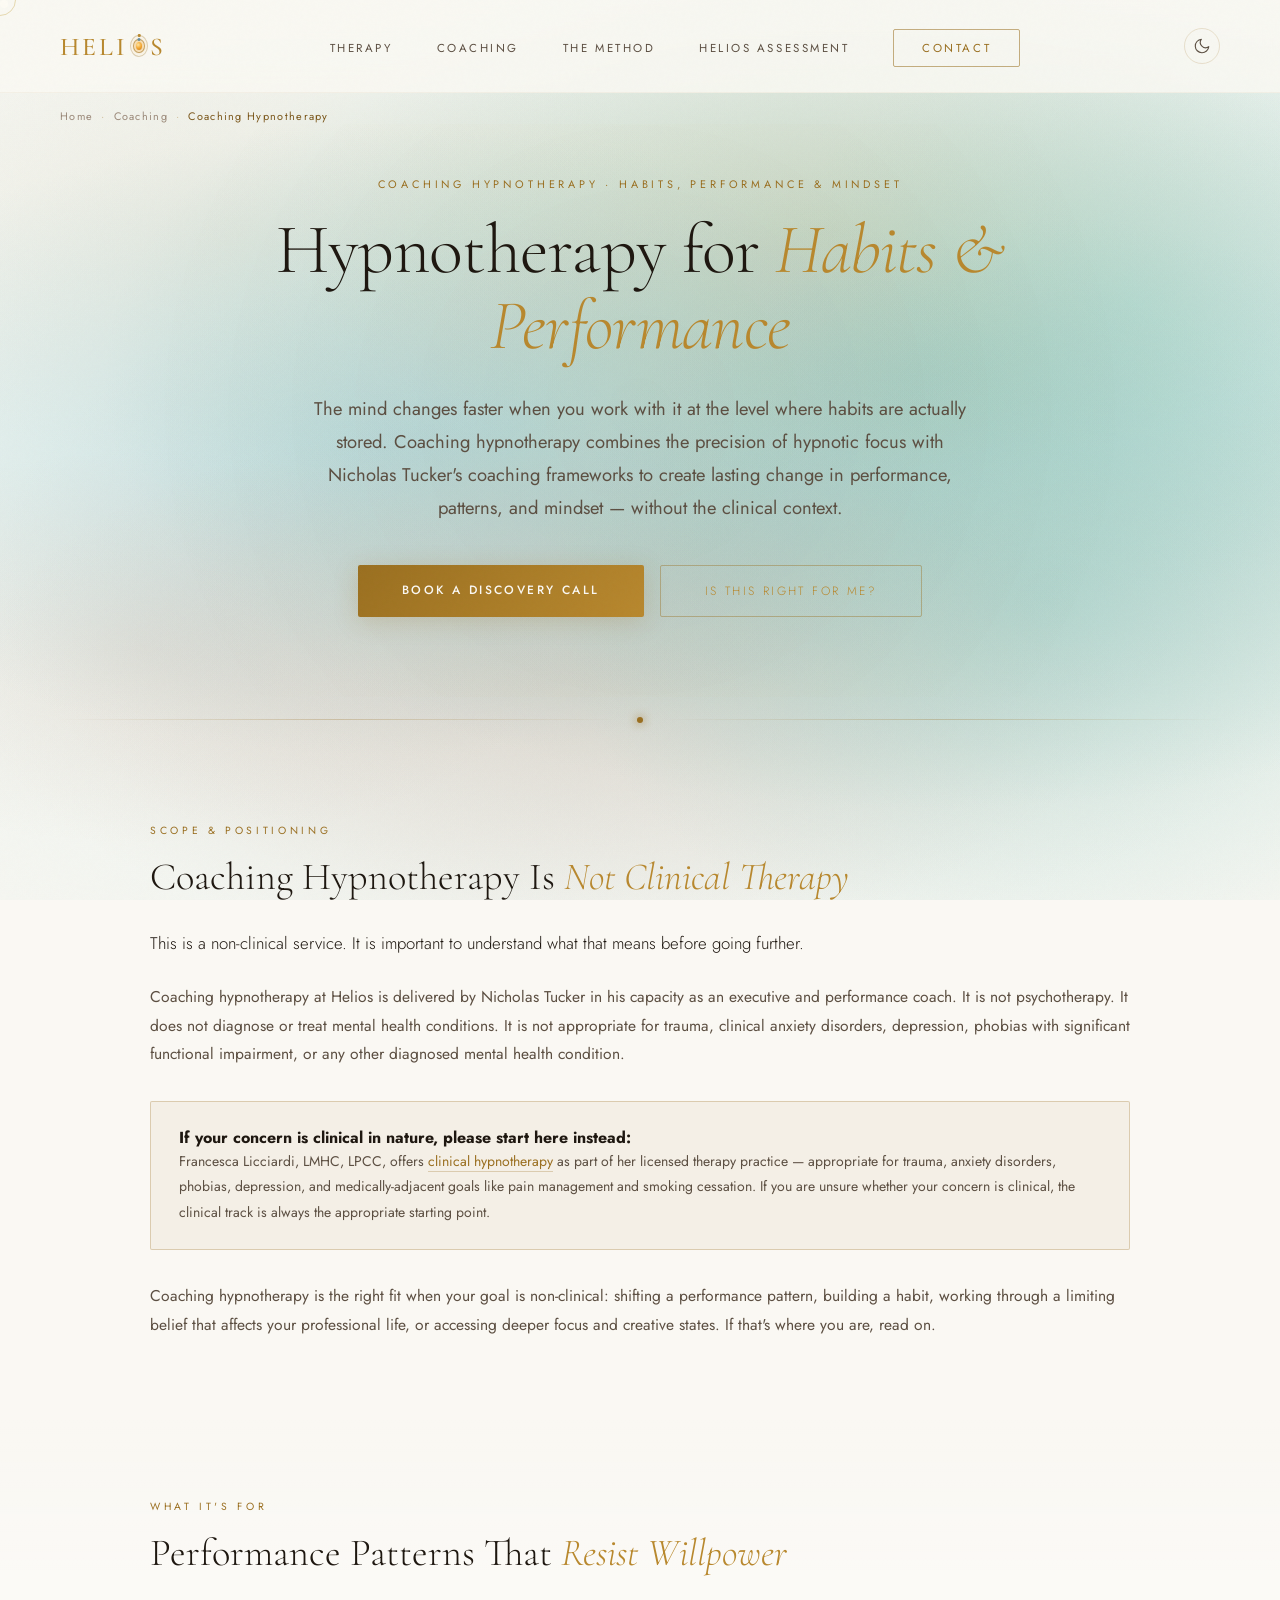
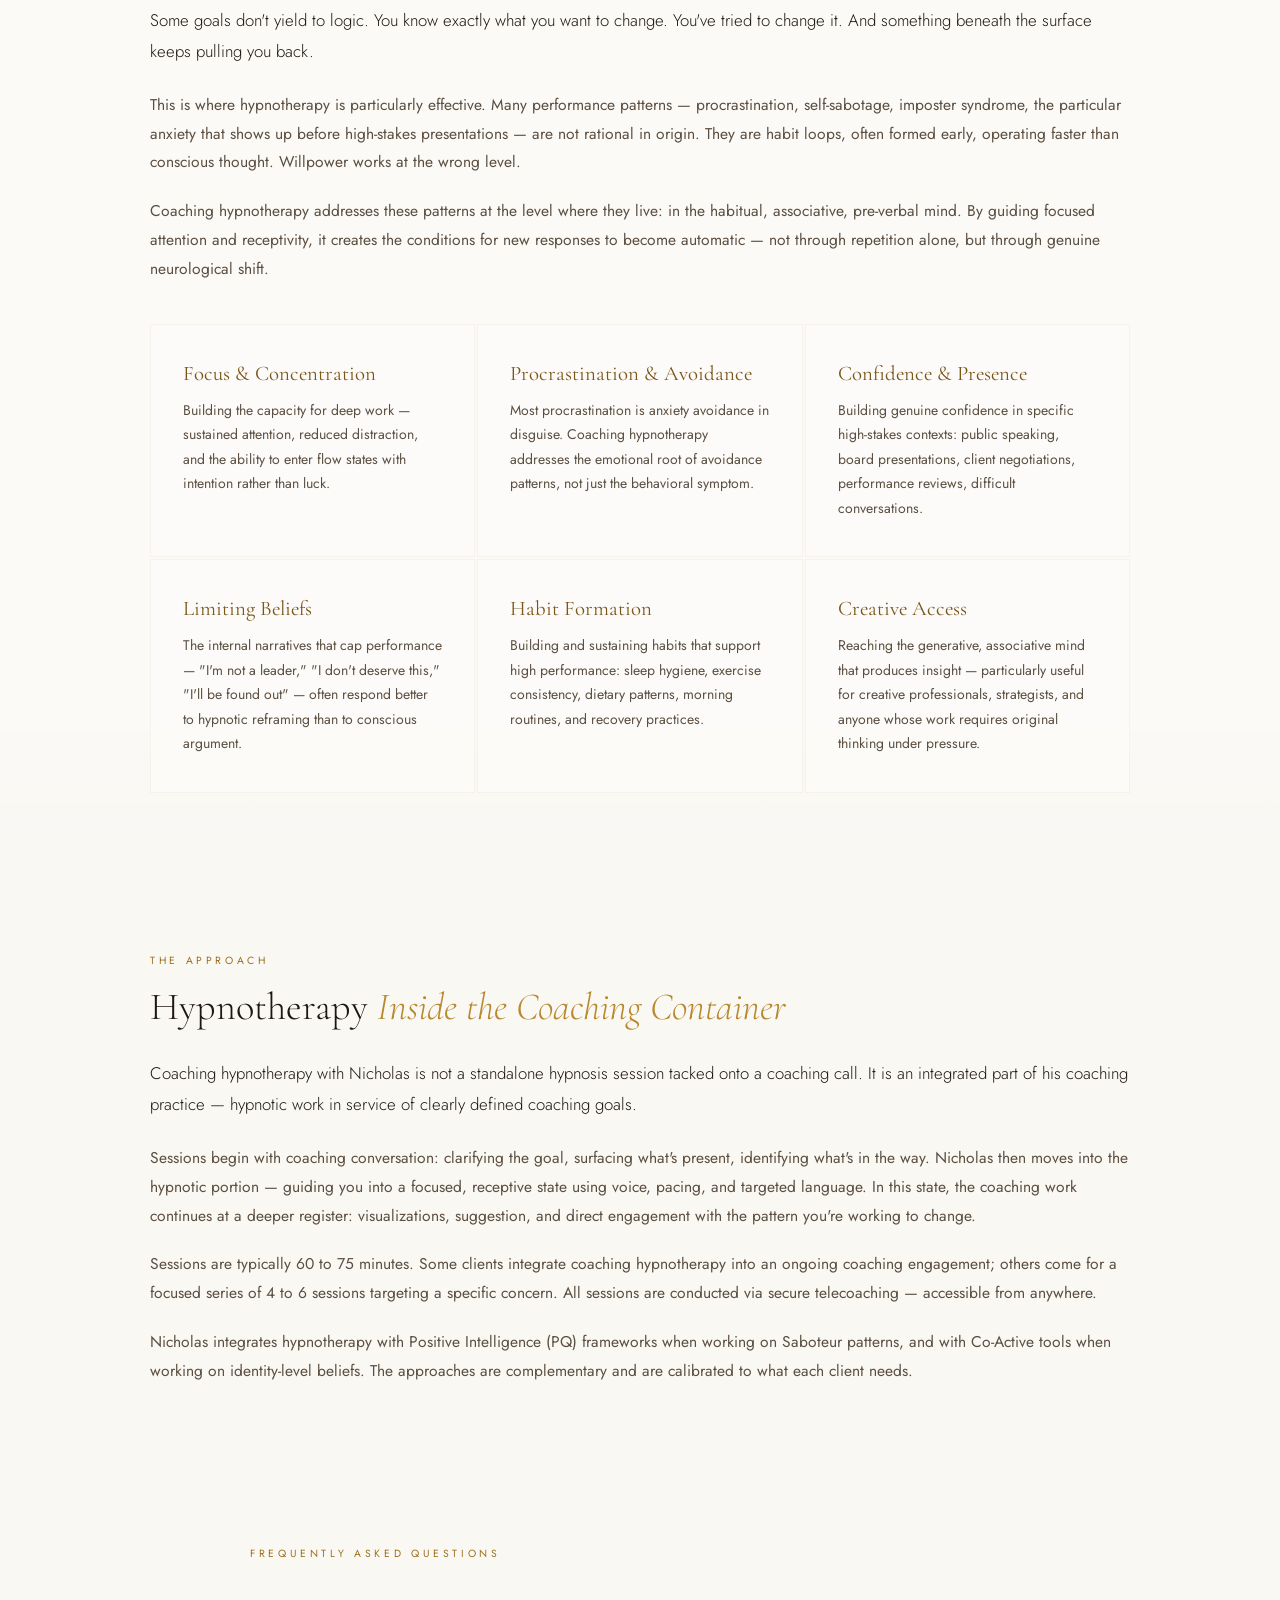
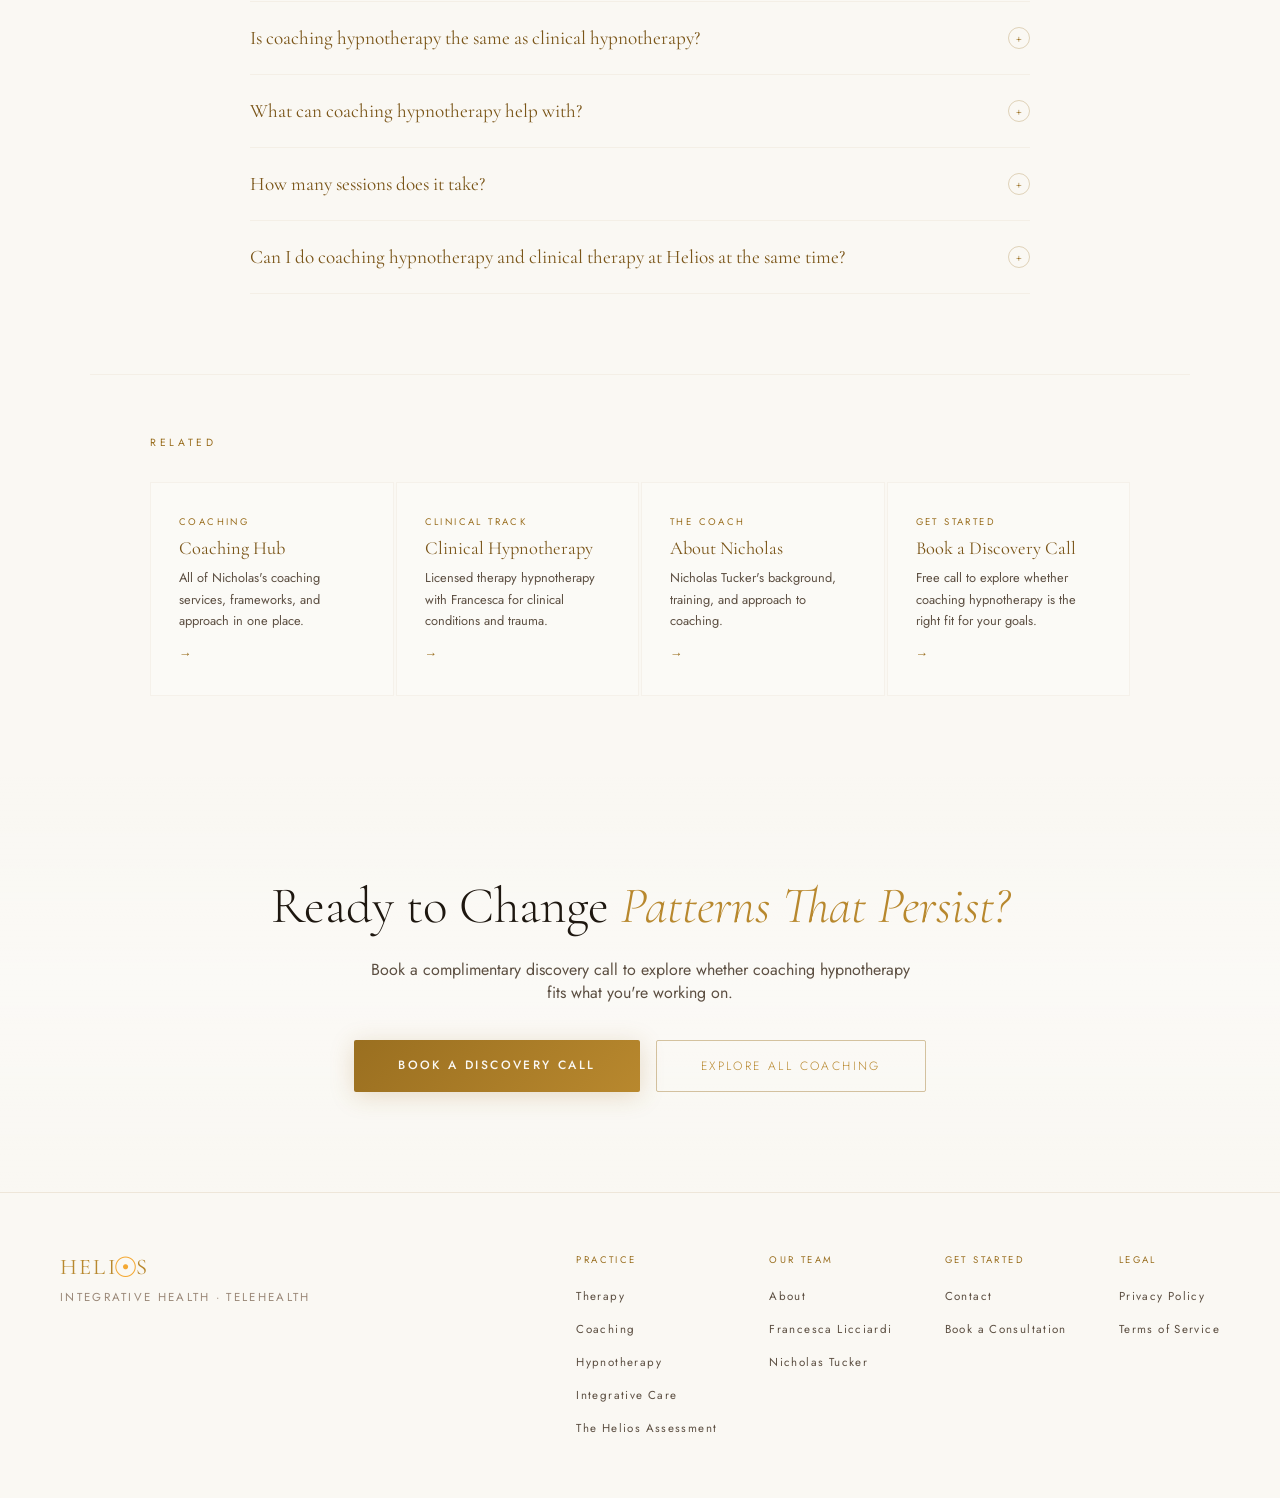
<file: coaching/hypnotherapy/index.html>
<!DOCTYPE html>
<html lang="en">
<head>
<meta charset="UTF-8">
<script>(function(){try{var t=localStorage.getItem('helios-theme')||'light';document.documentElement.setAttribute('data-theme',t);}catch(e){document.documentElement.setAttribute('data-theme','light');}})()</script>
<meta name="viewport" content="width=device-width, initial-scale=1.0">
<title>Hypnotherapy for Habits &amp; Performance | Helios Coaching</title>
<link rel="icon" type="image/svg+xml" href="/favicon.svg" />
<link rel="icon" type="image/png" sizes="32x32" href="/favicon-32x32.png" />
<link rel="icon" href="/favicon.ico" sizes="48x48" />
<link rel="apple-touch-icon" sizes="180x180" href="/apple-touch-icon.png" />
<link rel="manifest" href="/site.webmanifest" />
<meta name="theme-color" content="#000000" />
<meta name="description" content="Coaching hypnotherapy with Nicholas Tucker for habits, performance, and mindset change. Non-clinical — for goals like focus, confidence, procrastination, and peak performance. Telecoaching.">
<meta name="robots" content="index, follow">
<link rel="canonical" href="https://heliosintegrativehealth.com/coaching/hypnotherapy">
<meta property="og:type" content="website">
<meta property="og:title" content="Hypnotherapy for Habits &amp; Performance | Helios Coaching">
<meta property="og:description" content="Coaching hypnotherapy with Nicholas Tucker for habits, performance, and mindset change. Non-clinical hypnosis for focus, confidence, procrastination, and peak performance.">
<meta property="og:url" content="https://heliosintegrativehealth.com/coaching/hypnotherapy">
<meta property="og:site_name" content="Helios Integrative Health">
<meta property="og:image" content="https://heliosintegrativehealth.com/og-default.jpg">
<meta property="og:image:width" content="1200">
<meta property="og:image:height" content="630">
<meta name="twitter:card" content="summary_large_image">
<meta name="twitter:title" content="Hypnotherapy for Habits &amp; Performance | Helios Coaching">
<meta name="twitter:description" content="Non-clinical coaching hypnotherapy with Nicholas Tucker for habits, performance, and mindset goals.">
<meta name="twitter:image" content="https://heliosintegrativehealth.com/og-default.jpg">
<script type="application/ld+json">
[
  {
    "@context": "https://schema.org",
    "@type": "BreadcrumbList",
    "itemListElement": [
      { "@type": "ListItem", "position": 1, "name": "Home", "item": "https://heliosintegrativehealth.com/" },
      { "@type": "ListItem", "position": 2, "name": "Coaching", "item": "https://heliosintegrativehealth.com/coaching" },
      { "@type": "ListItem", "position": 3, "name": "Coaching Hypnotherapy", "item": "https://heliosintegrativehealth.com/coaching/hypnotherapy" }
    ]
  },
  {
    "@context": "https://schema.org",
    "@type": "Service",
    "name": "Coaching Hypnotherapy",
    "provider": { "@id": "https://heliosintegrativehealth.com/about#nicholas" },
    "description": "Non-clinical coaching hypnotherapy for habits, performance, and mindset change. For focus, confidence, procrastination, limiting beliefs, and peak performance goals.",
    "serviceType": "Coaching",
    "offers": { "@type": "Offer", "price": "0", "priceCurrency": "USD", "description": "Complimentary discovery call" }
  },
  {
    "@context": "https://schema.org",
    "@type": "Person",
    "@id": "https://heliosintegrativehealth.com/about#nicholas",
    "name": "Nicholas Tucker",
    "jobTitle": "Executive Coach",
    "worksFor": { "@id": "https://heliosintegrativehealth.com/#organization" },
    "image": "https://heliosintegrativehealth.com/nicholas-tucker.png",
    "url": "https://heliosintegrativehealth.com/about#nicholas"
  },
  {
    "@context": "https://schema.org",
    "@type": "FAQPage",
    "mainEntity": [
      { "@type": "Question", "name": "Is coaching hypnotherapy the same as clinical hypnotherapy?", "acceptedAnswer": { "@type": "Answer", "text": "No. Clinical hypnotherapy at Helios is provided by Francesca Licciardi, a licensed mental health clinician, and is appropriate for diagnosed conditions, trauma, clinical anxiety, phobias, and medically-adjacent goals like pain management. Coaching hypnotherapy is provided in a non-clinical context for performance, habits, and mindset goals. It is not therapy, does not diagnose or treat mental health conditions, and is not appropriate for clinical presentations. If you're unsure which track fits your situation, the clinical track is always the safer starting point." } },
      { "@type": "Question", "name": "What can coaching hypnotherapy help with?", "acceptedAnswer": { "@type": "Answer", "text": "Coaching hypnotherapy is most effective for goals that are performance- or pattern-oriented in a non-clinical context: building focus and concentration, overcoming procrastination, changing a specific habit (sleep hygiene, exercise, nutrition-related), increasing confidence in specific situations (public speaking, presentations, high-stakes conversations), working through limiting beliefs that block professional performance, and accessing deeper creative states. If your concern involves a diagnosed condition, trauma history, or clinical symptoms, clinical hypnotherapy with Francesca is the appropriate track." } },
      { "@type": "Question", "name": "How many sessions does coaching hypnotherapy take?", "acceptedAnswer": { "@type": "Answer", "text": "For discrete habit or performance goals, 3 to 6 sessions often produces clear results. When hypnotherapy is integrated into a broader coaching engagement — addressing multiple interconnected patterns alongside leadership or life alignment work — the timeline follows the coaching arc. Nicholas will give you an honest sense of what to expect during the discovery call." } },
      { "@type": "Question", "name": "Can I do both coaching hypnotherapy and clinical therapy at Helios?", "acceptedAnswer": { "@type": "Answer", "text": "Yes, and this is one of the advantages of the Helios model. Clients who are working with Francesca on clinical concerns and with Nicholas on performance or leadership goals can do so concurrently, with the two practitioners in coordination. The clinical and coaching tracks are distinct but designed to complement each other. This kind of integrated support is relatively rare and is one of the things that distinguishes Helios from either a standalone therapy practice or a standalone coaching firm." } }
    ]
  }
]
</script>
<link rel="preconnect" href="https://fonts.googleapis.com">
<link href="https://fonts.googleapis.com/css2?family=Cormorant+Garamond:ital,wght@0,300;0,400;0,500;0,600;1,300;1,400&family=Jost:wght@200;300;400;500&display=swap" rel="stylesheet">
<link rel="stylesheet" href="/styles.css">
</head>
<body>
<canvas id="helios-nebula" aria-hidden="true"></canvas>
<div class="cursor" id="cursor"></div>
<div class="cursor-ring" id="cursorRing"></div>

<nav>
  <a href="/" class="nav-logo helios-wordmark">HELI<span class="helios-wordmark__icon" aria-hidden="true"><span class="helios-wordmark__sun"></span><span class="helios-wordmark__orbit helios-wordmark__orbit--1"><span class="helios-wordmark__planet helios-wordmark__planet--1"></span></span><span class="helios-wordmark__orbit helios-wordmark__orbit--2"><span class="helios-wordmark__planet helios-wordmark__planet--2"></span></span></span>S</a>
  <ul class="nav-links">
    <li><a href="/therapy">Therapy</a></li>
    <li><a href="/coaching">Coaching</a></li>
    <li><a href="/#method">The Method</a></li>
    <li><a href="/assessment">Helios Assessment</a></li>
    <li><a href="/contact" class="nav-cta">Contact</a></li>
  </ul>
  <button class="theme-toggle" id="themeToggle" aria-label="Switch to dark theme" title="Toggle theme">
    <svg class="theme-icon theme-icon--moon" width="18" height="18" viewBox="0 0 24 24" fill="none" stroke="currentColor" stroke-width="1.5" stroke-linecap="round" stroke-linejoin="round" aria-hidden="true"><path d="M21 12.79A9 9 0 1 1 11.21 3 7 7 0 0 0 21 12.79z"/></svg>
    <svg class="theme-icon theme-icon--sun" width="18" height="18" viewBox="0 0 24 24" fill="none" stroke="currentColor" stroke-width="1.5" stroke-linecap="round" stroke-linejoin="round" aria-hidden="true"><circle cx="12" cy="12" r="5"/><line x1="12" y1="1" x2="12" y2="3"/><line x1="12" y1="21" x2="12" y2="23"/><line x1="4.22" y1="4.22" x2="5.64" y2="5.64"/><line x1="18.36" y1="18.36" x2="19.78" y2="19.78"/><line x1="1" y1="12" x2="3" y2="12"/><line x1="21" y1="12" x2="23" y2="12"/><line x1="4.22" y1="19.78" x2="5.64" y2="18.36"/><line x1="18.36" y1="5.64" x2="19.78" y2="4.22"/></svg>
  </button>
  <div class="hamburger" id="hamburger" onclick="toggleMenu()" aria-label="Open navigation menu" aria-expanded="false" role="button" tabindex="0">
    <span></span><span></span><span></span>
  </div>
</nav>

<div class="mobile-overlay" id="mobileOverlay">
  <div class="mobile-divider"></div>
  <a href="/therapy" onclick="toggleMenu()">Therapy</a>
  <a href="/coaching" onclick="toggleMenu()">Coaching</a>
  <a href="/#method" onclick="toggleMenu()">The Method</a>
  <a href="/assessment" onclick="toggleMenu()">Helios Assessment</a>
  <a href="/contact" onclick="toggleMenu()">Contact</a>
  <div class="mobile-divider"></div>
  <button class="theme-toggle theme-toggle--mobile" id="themeToggleMobile" aria-label="Switch to dark theme">
    <svg class="theme-icon theme-icon--moon" width="20" height="20" viewBox="0 0 24 24" fill="none" stroke="currentColor" stroke-width="1.5" stroke-linecap="round" stroke-linejoin="round" aria-hidden="true"><path d="M21 12.79A9 9 0 1 1 11.21 3 7 7 0 0 0 21 12.79z"/></svg>
    <svg class="theme-icon theme-icon--sun" width="20" height="20" viewBox="0 0 24 24" fill="none" stroke="currentColor" stroke-width="1.5" stroke-linecap="round" stroke-linejoin="round" aria-hidden="true"><circle cx="12" cy="12" r="5"/><line x1="12" y1="1" x2="12" y2="3"/><line x1="12" y1="21" x2="12" y2="23"/><line x1="4.22" y1="4.22" x2="5.64" y2="5.64"/><line x1="18.36" y1="18.36" x2="19.78" y2="19.78"/><line x1="1" y1="12" x2="3" y2="12"/><line x1="21" y1="12" x2="23" y2="12"/><line x1="4.22" y1="19.78" x2="5.64" y2="18.36"/><line x1="18.36" y1="5.64" x2="19.78" y2="4.22"/></svg>
    <span class="theme-toggle__label">Light Mode</span>
  </button>
</div>

<nav class="breadcrumb" aria-label="Breadcrumb">
  <a href="/">Home</a>
  <span class="breadcrumb-sep">·</span>
  <a href="/coaching">Coaching</a>
  <span class="breadcrumb-sep">·</span>
  <span class="breadcrumb-current">Coaching Hypnotherapy</span>
</nav>

<section class="page-hero">
  <p class="page-eyebrow">Coaching Hypnotherapy · Habits, Performance &amp; Mindset</p>
  <h1>Hypnotherapy for <em>Habits &amp; Performance</em></h1>
  <p class="lead">The mind changes faster when you work with it at the level where habits are actually stored. Coaching hypnotherapy combines the precision of hypnotic focus with Nicholas Tucker's coaching frameworks to create lasting change in performance, patterns, and mindset — without the clinical context.</p>
  <div class="page-hero-actions">
    <a href="/contact" class="btn-primary">Book a Discovery Call</a>
    <a href="#scope" class="btn-ghost">Is This Right for Me?</a>
  </div>
</section>

<div class="divider"><div class="divider-line"></div><div class="divider-sun"></div><div class="divider-line"></div></div>

<section class="content-section reveal" id="scope">
  <span class="content-label">Scope &amp; Positioning</span>
  <h2 class="content-h2">Coaching Hypnotherapy Is <em>Not Clinical Therapy</em></h2>
  <div class="content-body">
    <p class="lead">This is a non-clinical service. It is important to understand what that means before going further.</p>
    <p>Coaching hypnotherapy at Helios is delivered by Nicholas Tucker in his capacity as an executive and performance coach. It is not psychotherapy. It does not diagnose or treat mental health conditions. It is not appropriate for trauma, clinical anxiety disorders, depression, phobias with significant functional impairment, or any other diagnosed mental health condition.</p>
    <div class="scope-notice">
      <h4>If your concern is clinical in nature, please start here instead:</h4>
      <p>Francesca Licciardi, LMHC, LPCC, offers <a href="/therapy/hypnotherapy">clinical hypnotherapy</a> as part of her licensed therapy practice — appropriate for trauma, anxiety disorders, phobias, depression, and medically-adjacent goals like pain management and smoking cessation. If you are unsure whether your concern is clinical, the clinical track is always the appropriate starting point.</p>
    </div>
    <p>Coaching hypnotherapy is the right fit when your goal is non-clinical: shifting a performance pattern, building a habit, working through a limiting belief that affects your professional life, or accessing deeper focus and creative states. If that's where you are, read on.</p>
  </div>
</section>

<section class="content-section bg-dark">
  <div class="content-inner reveal">
    <span class="content-label">What It's For</span>
    <h2 class="content-h2">Performance Patterns That <em>Resist Willpower</em></h2>
    <div class="content-body">
      <p class="lead">Some goals don't yield to logic. You know exactly what you want to change. You've tried to change it. And something beneath the surface keeps pulling you back.</p>
      <p>This is where hypnotherapy is particularly effective. Many performance patterns — procrastination, self-sabotage, imposter syndrome, the particular anxiety that shows up before high-stakes presentations — are not rational in origin. They are habit loops, often formed early, operating faster than conscious thought. Willpower works at the wrong level.</p>
      <p>Coaching hypnotherapy addresses these patterns at the level where they live: in the habitual, associative, pre-verbal mind. By guiding focused attention and receptivity, it creates the conditions for new responses to become automatic — not through repetition alone, but through genuine neurological shift.</p>
      <div class="modality-grid">
        <div class="modality-card">
          <h3>Focus &amp; Concentration</h3>
          <p>Building the capacity for deep work — sustained attention, reduced distraction, and the ability to enter flow states with intention rather than luck.</p>
        </div>
        <div class="modality-card">
          <h3>Procrastination &amp; Avoidance</h3>
          <p>Most procrastination is anxiety avoidance in disguise. Coaching hypnotherapy addresses the emotional root of avoidance patterns, not just the behavioral symptom.</p>
        </div>
        <div class="modality-card">
          <h3>Confidence &amp; Presence</h3>
          <p>Building genuine confidence in specific high-stakes contexts: public speaking, board presentations, client negotiations, performance reviews, difficult conversations.</p>
        </div>
        <div class="modality-card">
          <h3>Limiting Beliefs</h3>
          <p>The internal narratives that cap performance — "I'm not a leader," "I don't deserve this," "I'll be found out" — often respond better to hypnotic reframing than to conscious argument.</p>
        </div>
        <div class="modality-card">
          <h3>Habit Formation</h3>
          <p>Building and sustaining habits that support high performance: sleep hygiene, exercise consistency, dietary patterns, morning routines, and recovery practices.</p>
        </div>
        <div class="modality-card">
          <h3>Creative Access</h3>
          <p>Reaching the generative, associative mind that produces insight — particularly useful for creative professionals, strategists, and anyone whose work requires original thinking under pressure.</p>
        </div>
      </div>
    </div>
  </div>
</section>

<section class="content-section reveal">
  <span class="content-label">The Approach</span>
  <h2 class="content-h2">Hypnotherapy <em>Inside the Coaching Container</em></h2>
  <div class="content-body">
    <p class="lead">Coaching hypnotherapy with Nicholas is not a standalone hypnosis session tacked onto a coaching call. It is an integrated part of his coaching practice — hypnotic work in service of clearly defined coaching goals.</p>
    <p>Sessions begin with coaching conversation: clarifying the goal, surfacing what's present, identifying what's in the way. Nicholas then moves into the hypnotic portion — guiding you into a focused, receptive state using voice, pacing, and targeted language. In this state, the coaching work continues at a deeper register: visualizations, suggestion, and direct engagement with the pattern you're working to change.</p>
    <p>Sessions are typically 60 to 75 minutes. Some clients integrate coaching hypnotherapy into an ongoing coaching engagement; others come for a focused series of 4 to 6 sessions targeting a specific concern. All sessions are conducted via secure telecoaching — accessible from anywhere.</p>
    <p>Nicholas integrates hypnotherapy with Positive Intelligence (PQ) frameworks when working on Saboteur patterns, and with Co-Active tools when working on identity-level beliefs. The approaches are complementary and are calibrated to what each client needs.</p>
  </div>
</section>

<section class="faq-section" id="faq">
  <span class="content-label" style="display:block;margin-bottom:40px">Frequently Asked Questions</span>
  <div class="faq-item">
    <button class="faq-question">Is coaching hypnotherapy the same as clinical hypnotherapy?<span class="faq-icon">+</span></button>
    <div class="faq-answer">No, and the distinction matters. Clinical hypnotherapy at Helios is provided by Francesca Licciardi, a licensed mental health clinician, and is appropriate for diagnosed conditions, trauma, clinical anxiety, phobias, and medically-adjacent goals. Coaching hypnotherapy is non-clinical — it is delivered in a coaching context for performance, habits, and mindset goals. It does not diagnose or treat mental health conditions. When in doubt, the clinical track is always the appropriate starting point.</div>
  </div>
  <div class="faq-item">
    <button class="faq-question">What can coaching hypnotherapy help with?<span class="faq-icon">+</span></button>
    <div class="faq-answer">It's most effective for non-clinical performance and pattern goals: focus and deep work capacity, procrastination and avoidance, confidence in specific high-stakes contexts, limiting beliefs that affect professional performance, habit formation, and accessing creative states. If your concern involves a diagnosed condition, trauma history, or clinical-level symptoms, clinical hypnotherapy with Francesca is the right track.</div>
  </div>
  <div class="faq-item">
    <button class="faq-question">How many sessions does it take?<span class="faq-icon">+</span></button>
    <div class="faq-answer">For a discrete habit or performance goal, 3 to 6 focused sessions typically produces clear results. When hypnotherapy is integrated into a broader coaching engagement, the pace follows the overall arc of that work. Nicholas will give you a specific sense of what to expect during the discovery call.</div>
  </div>
  <div class="faq-item">
    <button class="faq-question">Can I do coaching hypnotherapy and clinical therapy at Helios at the same time?<span class="faq-icon">+</span></button>
    <div class="faq-answer">Yes. This is one of the distinct advantages of the Helios model. Clients working with Francesca on clinical concerns and with Nicholas on performance or leadership goals can do so concurrently, with the two practitioners in coordination. The clinical and coaching tracks are separate but designed to complement each other — a form of integrated support that is rare to find in a single practice.</div>
  </div>
</section>

<section class="related-section reveal">
  <span class="content-label">Related</span>
  <div class="related-grid">
    <a href="/coaching" class="related-card">
      <span class="eyebrow">Coaching</span>
      <h4>Coaching Hub</h4>
      <p>All of Nicholas's coaching services, frameworks, and approach in one place.</p>
      <span class="arrow">→</span>
    </a>
    <a href="/therapy/hypnotherapy" class="related-card">
      <span class="eyebrow">Clinical Track</span>
      <h4>Clinical Hypnotherapy</h4>
      <p>Licensed therapy hypnotherapy with Francesca for clinical conditions and trauma.</p>
      <span class="arrow">→</span>
    </a>
    <a href="/about#nicholas" class="related-card">
      <span class="eyebrow">The Coach</span>
      <h4>About Nicholas</h4>
      <p>Nicholas Tucker's background, training, and approach to coaching.</p>
      <span class="arrow">→</span>
    </a>
    <a href="/contact" class="related-card">
      <span class="eyebrow">Get Started</span>
      <h4>Book a Discovery Call</h4>
      <p>Free call to explore whether coaching hypnotherapy is the right fit for your goals.</p>
      <span class="arrow">→</span>
    </a>
  </div>
</section>

<section class="cta-section">
  <h2>Ready to Change <em>Patterns That Persist?</em></h2>
  <p>Book a complimentary discovery call to explore whether coaching hypnotherapy fits what you're working on.</p>
  <div class="cta-actions">
    <a href="/contact" class="btn-primary">Book a Discovery Call</a>
    <a href="/coaching" class="btn-ghost">Explore All Coaching</a>
  </div>
</section>

<footer>
  <div>
    <div class="footer-logo">HELI<span style="color:var(--sun);font-size:1.25em;line-height:1;vertical-align:top;position:relative;top:0.05em;margin-left:-0.13em;letter-spacing:-0.07em;">☉</span>S</div>
    <div class="footer-tagline" style="margin-top:8px">Integrative Health · Telehealth</div>
  </div>
  <nav class="footer-nav" aria-label="Footer navigation">
    <div class="footer-col">
      <span class="footer-col-title">Practice</span>
      <ul class="footer-links">
        <li><a href="/therapy">Therapy</a></li>
        <li><a href="/coaching">Coaching</a></li>
        <li><a href="/therapy/hypnotherapy">Hypnotherapy</a></li>
        <li><a href="/integrative-care">Integrative Care</a></li>
        <li><a href="/assessment">The Helios Assessment</a></li>
      </ul>
    </div>
    <div class="footer-col">
      <span class="footer-col-title">Our Team</span>
      <ul class="footer-links">
        <li><a href="/about">About</a></li>
        <li><a href="/about#francesca">Francesca Licciardi</a></li>
        <li><a href="/about#nicholas">Nicholas Tucker</a></li>
      </ul>
    </div>
    <div class="footer-col">
      <span class="footer-col-title">Get Started</span>
      <ul class="footer-links">
        <li><a href="/contact">Contact</a></li>
        <li><a href="/contact">Book a Consultation</a></li>
      </ul>
    </div>
    <div class="footer-col">
      <span class="footer-col-title">Legal</span>
      <ul class="footer-links">
        <li><a href="/privacy">Privacy Policy</a></li>
        <li><a href="/terms">Terms of Service</a></li>
      </ul>
    </div>
  </nav>
</footer>

<script>
const cursor=document.getElementById('cursor');const ring=document.getElementById('cursorRing');let mx=0,my=0,rx=0,ry=0;document.addEventListener('mousemove',e=>{mx=e.clientX;my=e.clientY;cursor.style.left=mx-4+'px';cursor.style.top=my-4+'px';});function animateRing(){rx+=(mx-rx-16)*0.12;ry+=(my-ry-16)*0.12;ring.style.left=rx+'px';ring.style.top=ry+'px';requestAnimationFrame(animateRing);}animateRing();document.querySelectorAll('a,button,input,select,textarea').forEach(el=>{el.addEventListener('mouseenter',()=>{cursor.style.transform='scale(3)';ring.style.transform='scale(0.5)'});el.addEventListener('mouseleave',()=>{cursor.style.transform='scale(1)';ring.style.transform='scale(1)'});});function toggleMenu(){const h=document.getElementById('hamburger');const o=document.getElementById('mobileOverlay');h.classList.toggle('open');o.classList.toggle('open');const isOpen=o.classList.contains('open');document.body.style.overflow=isOpen?'hidden':'';h.setAttribute('aria-expanded',isOpen);h.setAttribute('aria-label',isOpen?'Close navigation menu':'Open navigation menu');if(isOpen){const fl=o.querySelector('a');if(fl)setTimeout(()=>fl.focus(),420);}}document.getElementById('hamburger').addEventListener('keydown',function(e){if(e.key==='Enter'||e.key===' '){e.preventDefault();toggleMenu();}});document.addEventListener('keydown',function(e){if(e.key==='Escape'&&document.getElementById('mobileOverlay').classList.contains('open')){toggleMenu();document.getElementById('hamburger').focus();}});(function(){const nav=document.querySelector('nav');function onScroll(){nav.classList.toggle('scrolled',window.scrollY>60);}window.addEventListener('scroll',onScroll,{passive:true});onScroll();})();const reveals=document.querySelectorAll('.reveal');const observer=new IntersectionObserver(entries=>{entries.forEach(e=>{if(e.isIntersecting){e.target.classList.add('visible');observer.unobserve(e.target);}});},{threshold:0.1});reveals.forEach(el=>observer.observe(el));document.querySelectorAll('.faq-question').forEach(btn=>{btn.addEventListener('click',()=>{const item=btn.closest('.faq-item');const isOpen=item.classList.contains('open');document.querySelectorAll('.faq-item.open').forEach(el=>el.classList.remove('open'));if(!isOpen)item.classList.add('open');});});
if(window.HeliosNebula) window.HeliosNebula.setScene('services');
(function(){
  function getTheme(){return document.documentElement.getAttribute('data-theme')||'light';}
  function updateToggles(theme){
    var isDark=theme==='dark';
    document.querySelectorAll('.theme-toggle').forEach(function(btn){
      btn.setAttribute('aria-label',isDark?'Switch to light theme':'Switch to dark theme');
    });
    document.querySelectorAll('.theme-toggle__label').forEach(function(el){
      el.textContent=isDark?'Light Mode':'Dark Mode';
    });
    document.documentElement.classList.toggle('theme-dark',isDark);
    if(window.HeliosNebula)window.HeliosNebula.setTheme(theme);
  }
  function toggleTheme(){
    var next=getTheme()==='dark'?'light':'dark';
    document.documentElement.setAttribute('data-theme',next);
    try{localStorage.setItem('helios-theme',next);}catch(e){}
    updateToggles(next);
  }
  document.querySelectorAll('.theme-toggle').forEach(function(btn){
    btn.addEventListener('click',toggleTheme);
    btn.addEventListener('keydown',function(e){if(e.key==='Enter'||e.key===' '){e.preventDefault();toggleTheme();}});
  });
  updateToggles(getTheme());
  requestAnimationFrame(function(){document.body.classList.add('theme-ready');});
})();
</script>
<script src="/nebula.js"></script>
</body>
</html>
</file>
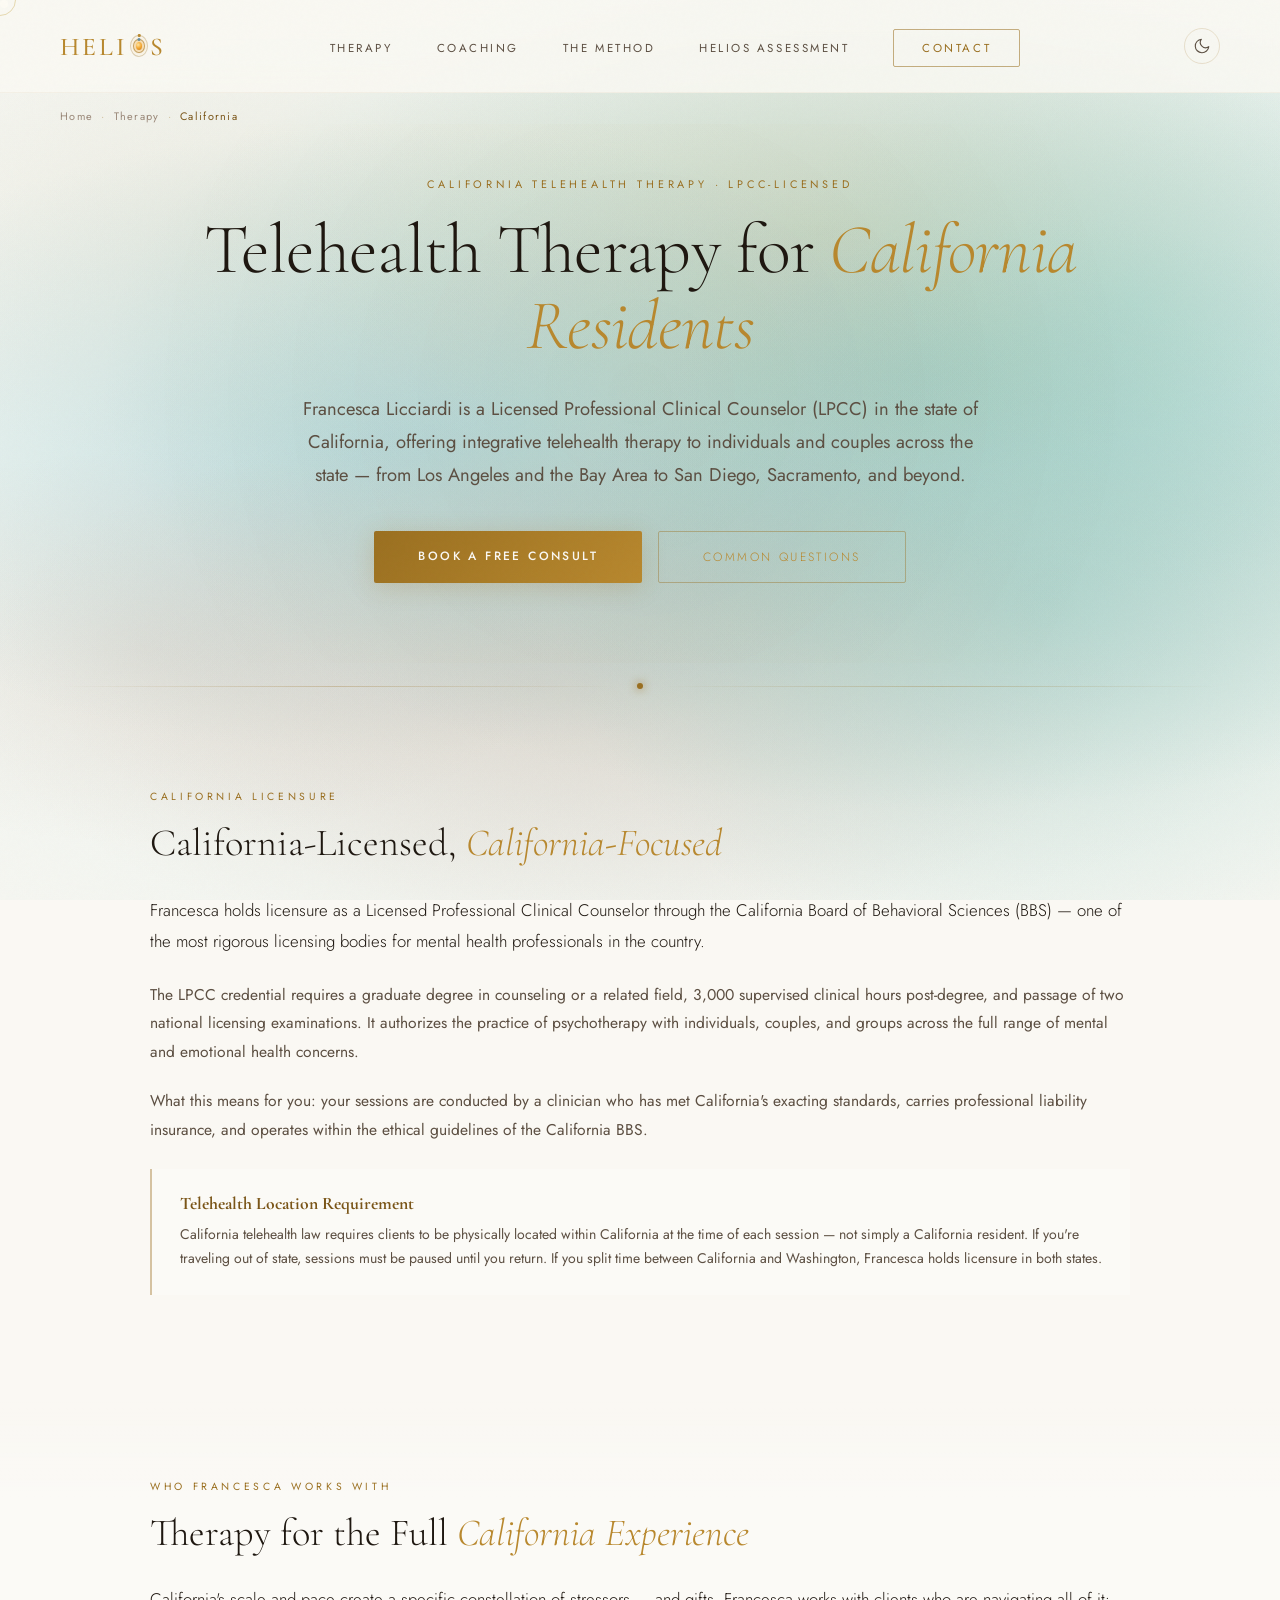
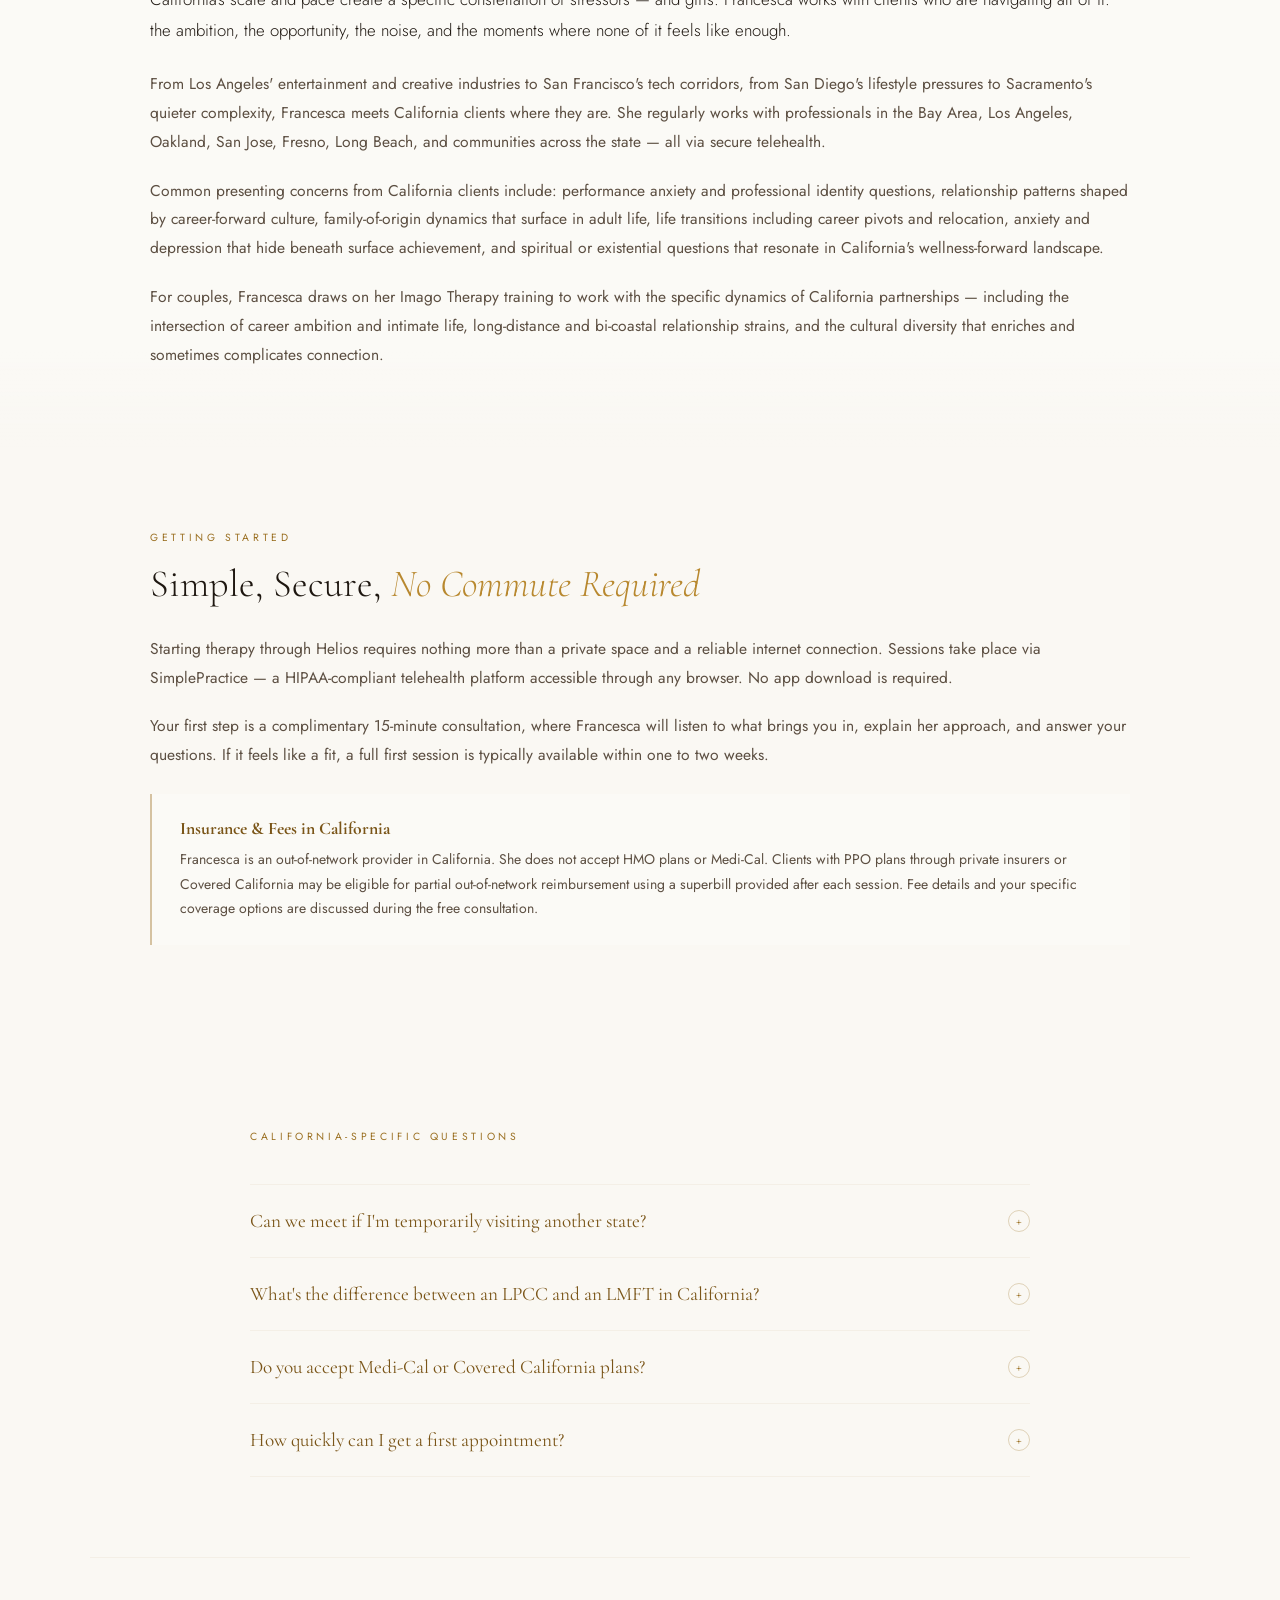
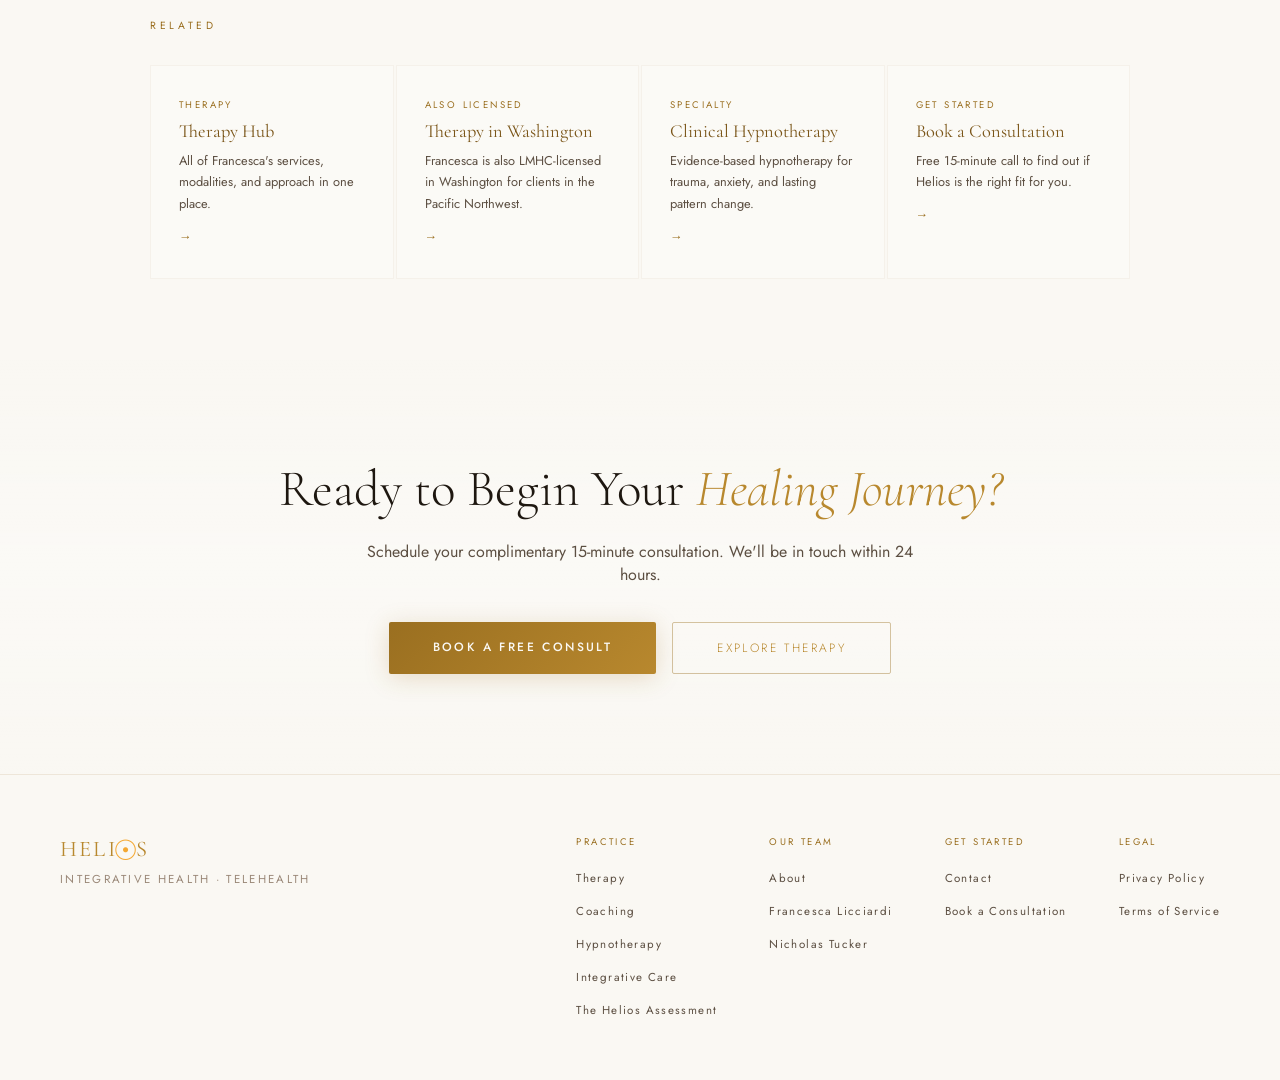
<file: therapy/california/index.html>
<!DOCTYPE html>
<html lang="en">
<head>
<meta charset="UTF-8">
<script>(function(){try{var t=localStorage.getItem('helios-theme')||'light';document.documentElement.setAttribute('data-theme',t);}catch(e){document.documentElement.setAttribute('data-theme','light');}})()</script>
<meta name="viewport" content="width=device-width, initial-scale=1.0">
<title>Telehealth Therapy in California | LPCC-Licensed | Helios</title>
<link rel="icon" type="image/svg+xml" href="/favicon.svg" />
<link rel="icon" type="image/png" sizes="32x32" href="/favicon-32x32.png" />
<link rel="icon" href="/favicon.ico" sizes="48x48" />
<link rel="apple-touch-icon" sizes="180x180" href="/apple-touch-icon.png" />
<link rel="manifest" href="/site.webmanifest" />
<meta name="theme-color" content="#000000" />
<meta name="description" content="Licensed California telehealth therapy with Francesca Licciardi, LPCC. Serving clients across Los Angeles, San Francisco, San Diego, Sacramento and all of California. Free 15-min consult.">
<meta name="robots" content="index, follow">
<link rel="canonical" href="https://heliosintegrativehealth.com/therapy/california">
<meta property="og:type" content="website">
<meta property="og:title" content="Telehealth Therapy in California | LPCC-Licensed | Helios">
<meta property="og:description" content="Licensed California telehealth therapy with Francesca Licciardi, LPCC. Serving clients across Los Angeles, San Francisco, San Diego, Sacramento and all of California. Free 15-min consult.">
<meta property="og:url" content="https://heliosintegrativehealth.com/therapy/california">
<meta property="og:site_name" content="Helios Integrative Health">
<meta property="og:image" content="https://heliosintegrativehealth.com/og-default.jpg">
<meta property="og:image:width" content="1200">
<meta property="og:image:height" content="630">
<meta name="twitter:card" content="summary_large_image">
<meta name="twitter:title" content="Telehealth Therapy in California | LPCC-Licensed | Helios">
<meta name="twitter:description" content="Licensed California telehealth therapy with Francesca Licciardi, LPCC. Serving clients in Los Angeles, San Francisco, San Diego, Sacramento, and all of California.">
<meta name="twitter:image" content="https://heliosintegrativehealth.com/og-default.jpg">
<script type="application/ld+json">
[
  {
    "@context": "https://schema.org",
    "@type": "BreadcrumbList",
    "itemListElement": [
      { "@type": "ListItem", "position": 1, "name": "Home", "item": "https://heliosintegrativehealth.com/" },
      { "@type": "ListItem", "position": 2, "name": "Therapy", "item": "https://heliosintegrativehealth.com/therapy" },
      { "@type": "ListItem", "position": 3, "name": "Therapy in California", "item": "https://heliosintegrativehealth.com/therapy/california" }
    ]
  },
  {
    "@context": "https://schema.org",
    "@type": "MedicalTherapy",
    "name": "Telehealth Therapy in California",
    "provider": { "@id": "https://heliosintegrativehealth.com/about#francesca" },
    "areaServed": { "@type": "State", "name": "California" },
    "description": "Licensed California telehealth therapy with Francesca Licciardi, LPCC. Integrative psychotherapy for individuals and couples across CA.",
    "offers": { "@type": "Offer", "price": "0", "priceCurrency": "USD", "description": "Complimentary 15-minute consultation" }
  },
  {
    "@context": "https://schema.org",
    "@type": "Person",
    "@id": "https://heliosintegrativehealth.com/about#francesca",
    "name": "Francesca Licciardi",
    "honorificSuffix": "MA, LMHC, LPCC",
    "jobTitle": "Licensed Professional Clinical Counselor",
    "worksFor": { "@id": "https://heliosintegrativehealth.com/#organization" },
    "hasCredential": [
      { "@type": "EducationalOccupationalCredential", "credentialCategory": "license", "name": "Licensed Professional Clinical Counselor (LPCC) — California" },
      { "@type": "EducationalOccupationalCredential", "credentialCategory": "license", "name": "Licensed Mental Health Counselor (LMHC) — Washington" }
    ],
    "image": "https://heliosintegrativehealth.com/francesca-licciardi.jpg",
    "url": "https://heliosintegrativehealth.com/about#francesca"
  },
  {
    "@context": "https://schema.org",
    "@type": "FAQPage",
    "mainEntity": [
      { "@type": "Question", "name": "Can we meet if I'm temporarily visiting another state?", "acceptedAnswer": { "@type": "Answer", "text": "California telehealth law requires you to be physically located in California at the time of each session. If you are visiting another state, we would not be able to meet until you return — unless that state happens to be Washington, where Francesca also holds licensure. If travel is a regular part of your life, discuss it during your consultation." } },
      { "@type": "Question", "name": "What's the difference between an LPCC and an LMFT in California?", "acceptedAnswer": { "@type": "Answer", "text": "Both are licensed clinical mental health providers regulated by the California Board of Behavioral Sciences. An LPCC (Licensed Professional Clinical Counselor) focuses on psychotherapy and counseling across individuals, couples, and groups. An LMFT (Licensed Marriage and Family Therapist) emphasizes marriage and family systems. Both are fully qualified to provide therapy, and the overlap in scope is substantial." } },
      { "@type": "Question", "name": "Do you accept Medi-Cal or Covered California plans?", "acceptedAnswer": { "@type": "Answer", "text": "Francesca is currently an out-of-network provider and does not accept Medi-Cal or Covered California managed care plans. If you have a PPO plan through Covered California or a private insurer, you may be eligible for out-of-network reimbursement using a superbill. Your options will be discussed during the free consultation." } },
      { "@type": "Question", "name": "How quickly can I get a first appointment?", "acceptedAnswer": { "@type": "Answer", "text": "After your complimentary 15-minute consultation, a first full session is typically available within one to two weeks. Once you submit the contact form, the team responds within 24 hours to schedule your consultation." } }
    ]
  }
]
</script>
<link rel="preconnect" href="https://fonts.googleapis.com">
<link href="https://fonts.googleapis.com/css2?family=Cormorant+Garamond:ital,wght@0,300;0,400;0,500;0,600;1,300;1,400&family=Jost:wght@200;300;400;500&display=swap" rel="stylesheet">
<link rel="stylesheet" href="/styles.css">
</head>
<body>
<canvas id="helios-nebula" aria-hidden="true"></canvas>
<div class="cursor" id="cursor"></div>
<div class="cursor-ring" id="cursorRing"></div>

<nav>
  <a href="/" class="nav-logo helios-wordmark">HELI<span class="helios-wordmark__icon" aria-hidden="true"><span class="helios-wordmark__sun"></span><span class="helios-wordmark__orbit helios-wordmark__orbit--1"><span class="helios-wordmark__planet helios-wordmark__planet--1"></span></span><span class="helios-wordmark__orbit helios-wordmark__orbit--2"><span class="helios-wordmark__planet helios-wordmark__planet--2"></span></span></span>S</a>
  <ul class="nav-links">
    <li><a href="/therapy">Therapy</a></li>
    <li><a href="/coaching">Coaching</a></li>
    <li><a href="/#method">The Method</a></li>
    <li><a href="/assessment">Helios Assessment</a></li>
    <li><a href="/contact" class="nav-cta">Contact</a></li>
  </ul>
  <button class="theme-toggle" id="themeToggle" aria-label="Switch to dark theme" title="Toggle theme">
    <svg class="theme-icon theme-icon--moon" width="18" height="18" viewBox="0 0 24 24" fill="none" stroke="currentColor" stroke-width="1.5" stroke-linecap="round" stroke-linejoin="round" aria-hidden="true"><path d="M21 12.79A9 9 0 1 1 11.21 3 7 7 0 0 0 21 12.79z"/></svg>
    <svg class="theme-icon theme-icon--sun" width="18" height="18" viewBox="0 0 24 24" fill="none" stroke="currentColor" stroke-width="1.5" stroke-linecap="round" stroke-linejoin="round" aria-hidden="true"><circle cx="12" cy="12" r="5"/><line x1="12" y1="1" x2="12" y2="3"/><line x1="12" y1="21" x2="12" y2="23"/><line x1="4.22" y1="4.22" x2="5.64" y2="5.64"/><line x1="18.36" y1="18.36" x2="19.78" y2="19.78"/><line x1="1" y1="12" x2="3" y2="12"/><line x1="21" y1="12" x2="23" y2="12"/><line x1="4.22" y1="19.78" x2="5.64" y2="18.36"/><line x1="18.36" y1="5.64" x2="19.78" y2="4.22"/></svg>
  </button>
  <div class="hamburger" id="hamburger" onclick="toggleMenu()" aria-label="Open navigation menu" aria-expanded="false" role="button" tabindex="0">
    <span></span><span></span><span></span>
  </div>
</nav>

<div class="mobile-overlay" id="mobileOverlay">
  <div class="mobile-divider"></div>
  <a href="/therapy" onclick="toggleMenu()">Therapy</a>
  <a href="/coaching" onclick="toggleMenu()">Coaching</a>
  <a href="/#method" onclick="toggleMenu()">The Method</a>
  <a href="/assessment" onclick="toggleMenu()">Helios Assessment</a>
  <a href="/contact" onclick="toggleMenu()">Contact</a>
  <div class="mobile-divider"></div>
  <button class="theme-toggle theme-toggle--mobile" id="themeToggleMobile" aria-label="Switch to dark theme">
    <svg class="theme-icon theme-icon--moon" width="20" height="20" viewBox="0 0 24 24" fill="none" stroke="currentColor" stroke-width="1.5" stroke-linecap="round" stroke-linejoin="round" aria-hidden="true"><path d="M21 12.79A9 9 0 1 1 11.21 3 7 7 0 0 0 21 12.79z"/></svg>
    <svg class="theme-icon theme-icon--sun" width="20" height="20" viewBox="0 0 24 24" fill="none" stroke="currentColor" stroke-width="1.5" stroke-linecap="round" stroke-linejoin="round" aria-hidden="true"><circle cx="12" cy="12" r="5"/><line x1="12" y1="1" x2="12" y2="3"/><line x1="12" y1="21" x2="12" y2="23"/><line x1="4.22" y1="4.22" x2="5.64" y2="5.64"/><line x1="18.36" y1="18.36" x2="19.78" y2="19.78"/><line x1="1" y1="12" x2="3" y2="12"/><line x1="21" y1="12" x2="23" y2="12"/><line x1="4.22" y1="19.78" x2="5.64" y2="18.36"/><line x1="18.36" y1="5.64" x2="19.78" y2="4.22"/></svg>
    <span class="theme-toggle__label">Light Mode</span>
  </button>
</div>

<nav class="breadcrumb" aria-label="Breadcrumb">
  <a href="/">Home</a>
  <span class="breadcrumb-sep">·</span>
  <a href="/therapy">Therapy</a>
  <span class="breadcrumb-sep">·</span>
  <span class="breadcrumb-current">California</span>
</nav>

<section class="page-hero">
  <p class="page-eyebrow">California Telehealth Therapy · LPCC-Licensed</p>
  <h1>Telehealth Therapy for <em>California Residents</em></h1>
  <p class="lead">Francesca Licciardi is a Licensed Professional Clinical Counselor (LPCC) in the state of California, offering integrative telehealth therapy to individuals and couples across the state — from Los Angeles and the Bay Area to San Diego, Sacramento, and beyond.</p>
  <div class="page-hero-actions">
    <a href="/contact" class="btn-primary">Book a Free Consult</a>
    <a href="#faq" class="btn-ghost">Common Questions</a>
  </div>
</section>

<div class="divider"><div class="divider-line"></div><div class="divider-sun"></div><div class="divider-line"></div></div>

<section class="content-section reveal">
  <span class="content-label">California Licensure</span>
  <h2 class="content-h2">California-Licensed, <em>California-Focused</em></h2>
  <div class="content-body">
    <p class="lead">Francesca holds licensure as a Licensed Professional Clinical Counselor through the California Board of Behavioral Sciences (BBS) — one of the most rigorous licensing bodies for mental health professionals in the country.</p>
    <p>The LPCC credential requires a graduate degree in counseling or a related field, 3,000 supervised clinical hours post-degree, and passage of two national licensing examinations. It authorizes the practice of psychotherapy with individuals, couples, and groups across the full range of mental and emotional health concerns.</p>
    <p>What this means for you: your sessions are conducted by a clinician who has met California's exacting standards, carries professional liability insurance, and operates within the ethical guidelines of the California BBS.</p>
    <div class="info-box">
      <h4>Telehealth Location Requirement</h4>
      <p>California telehealth law requires clients to be physically located within California at the time of each session — not simply a California resident. If you're traveling out of state, sessions must be paused until you return. If you split time between California and Washington, Francesca holds licensure in both states.</p>
    </div>
  </div>
</section>

<section class="content-section bg-dark">
  <div class="content-inner reveal">
    <span class="content-label">Who Francesca Works With</span>
    <h2 class="content-h2">Therapy for the Full <em>California Experience</em></h2>
    <div class="content-body">
      <p class="lead">California's scale and pace create a specific constellation of stressors — and gifts. Francesca works with clients who are navigating all of it: the ambition, the opportunity, the noise, and the moments where none of it feels like enough.</p>
      <p>From Los Angeles' entertainment and creative industries to San Francisco's tech corridors, from San Diego's lifestyle pressures to Sacramento's quieter complexity, Francesca meets California clients where they are. She regularly works with professionals in the Bay Area, Los Angeles, Oakland, San Jose, Fresno, Long Beach, and communities across the state — all via secure telehealth.</p>
      <p>Common presenting concerns from California clients include: performance anxiety and professional identity questions, relationship patterns shaped by career-forward culture, family-of-origin dynamics that surface in adult life, life transitions including career pivots and relocation, anxiety and depression that hide beneath surface achievement, and spiritual or existential questions that resonate in California's wellness-forward landscape.</p>
      <p>For couples, Francesca draws on her Imago Therapy training to work with the specific dynamics of California partnerships — including the intersection of career ambition and intimate life, long-distance and bi-coastal relationship strains, and the cultural diversity that enriches and sometimes complicates connection.</p>
    </div>
  </div>
</section>

<section class="content-section reveal">
  <span class="content-label">Getting Started</span>
  <h2 class="content-h2">Simple, Secure, <em>No Commute Required</em></h2>
  <div class="content-body">
    <p>Starting therapy through Helios requires nothing more than a private space and a reliable internet connection. Sessions take place via SimplePractice — a HIPAA-compliant telehealth platform accessible through any browser. No app download is required.</p>
    <p>Your first step is a complimentary 15-minute consultation, where Francesca will listen to what brings you in, explain her approach, and answer your questions. If it feels like a fit, a full first session is typically available within one to two weeks.</p>
    <div class="info-box">
      <h4>Insurance &amp; Fees in California</h4>
      <p>Francesca is an out-of-network provider in California. She does not accept HMO plans or Medi-Cal. Clients with PPO plans through private insurers or Covered California may be eligible for partial out-of-network reimbursement using a superbill provided after each session. Fee details and your specific coverage options are discussed during the free consultation.</p>
    </div>
  </div>
</section>

<section class="faq-section" id="faq">
  <span class="content-label" style="display:block;margin-bottom:40px">California-Specific Questions</span>
  <div class="faq-item">
    <button class="faq-question">Can we meet if I'm temporarily visiting another state?<span class="faq-icon">+</span></button>
    <div class="faq-answer">California telehealth law ties your session to your physical location, not your residency. If you're visiting another state, sessions cannot proceed — unless that state is Washington, where Francesca also holds licensure. If frequent travel is part of your life, discuss it during your free consultation so we can plan around it.</div>
  </div>
  <div class="faq-item">
    <button class="faq-question">What's the difference between an LPCC and an LMFT in California?<span class="faq-icon">+</span></button>
    <div class="faq-answer">Both are licensed clinical mental health providers regulated by the California Board of Behavioral Sciences, and there is substantial overlap in what each can do. An LPCC (Licensed Professional Clinical Counselor) is trained in psychotherapy and counseling across individuals, couples, and groups. An LMFT (Licensed Marriage and Family Therapist) emphasizes relational and family systems. Either is fully qualified to provide therapy — the distinction is largely in theoretical orientation and training emphasis.</div>
  </div>
  <div class="faq-item">
    <button class="faq-question">Do you accept Medi-Cal or Covered California plans?<span class="faq-icon">+</span></button>
    <div class="faq-answer">Francesca is currently an out-of-network provider and does not accept Medi-Cal or Covered California managed care plans. If you have a PPO through a private insurer or Covered California, you may qualify for out-of-network reimbursement through a superbill. Your specific coverage will be clarified during the consultation at no cost.</div>
  </div>
  <div class="faq-item">
    <button class="faq-question">How quickly can I get a first appointment?<span class="faq-icon">+</span></button>
    <div class="faq-answer">After your complimentary 15-minute consultation, a first full session is typically available within one to two weeks. Once you submit the contact form, the team responds within 24 hours to schedule your consultation call.</div>
  </div>
</section>

<section class="related-section reveal">
  <span class="content-label">Related</span>
  <div class="related-grid">
    <a href="/therapy" class="related-card">
      <span class="eyebrow">Therapy</span>
      <h4>Therapy Hub</h4>
      <p>All of Francesca's services, modalities, and approach in one place.</p>
      <span class="arrow">→</span>
    </a>
    <a href="/therapy/washington" class="related-card">
      <span class="eyebrow">Also Licensed</span>
      <h4>Therapy in Washington</h4>
      <p>Francesca is also LMHC-licensed in Washington for clients in the Pacific Northwest.</p>
      <span class="arrow">→</span>
    </a>
    <a href="/therapy/hypnotherapy" class="related-card">
      <span class="eyebrow">Specialty</span>
      <h4>Clinical Hypnotherapy</h4>
      <p>Evidence-based hypnotherapy for trauma, anxiety, and lasting pattern change.</p>
      <span class="arrow">→</span>
    </a>
    <a href="/contact" class="related-card">
      <span class="eyebrow">Get Started</span>
      <h4>Book a Consultation</h4>
      <p>Free 15-minute call to find out if Helios is the right fit for you.</p>
      <span class="arrow">→</span>
    </a>
  </div>
</section>

<section class="cta-section">
  <h2>Ready to Begin Your <em>Healing Journey?</em></h2>
  <p>Schedule your complimentary 15-minute consultation. We'll be in touch within 24 hours.</p>
  <div class="cta-actions">
    <a href="/contact" class="btn-primary">Book a Free Consult</a>
    <a href="/therapy" class="btn-ghost">Explore Therapy</a>
  </div>
</section>

<footer>
  <div>
    <div class="footer-logo">HELI<span style="color:var(--sun);font-size:1.25em;line-height:1;vertical-align:top;position:relative;top:0.05em;margin-left:-0.13em;letter-spacing:-0.07em;">☉</span>S</div>
    <div class="footer-tagline" style="margin-top:8px">Integrative Health · Telehealth</div>
  </div>
  <nav class="footer-nav" aria-label="Footer navigation">
    <div class="footer-col">
      <span class="footer-col-title">Practice</span>
      <ul class="footer-links">
        <li><a href="/therapy">Therapy</a></li>
        <li><a href="/coaching">Coaching</a></li>
        <li><a href="/therapy/hypnotherapy">Hypnotherapy</a></li>
        <li><a href="/integrative-care">Integrative Care</a></li>
        <li><a href="/assessment">The Helios Assessment</a></li>
      </ul>
    </div>
    <div class="footer-col">
      <span class="footer-col-title">Our Team</span>
      <ul class="footer-links">
        <li><a href="/about">About</a></li>
        <li><a href="/about#francesca">Francesca Licciardi</a></li>
        <li><a href="/about#nicholas">Nicholas Tucker</a></li>
      </ul>
    </div>
    <div class="footer-col">
      <span class="footer-col-title">Get Started</span>
      <ul class="footer-links">
        <li><a href="/contact">Contact</a></li>
        <li><a href="/contact">Book a Consultation</a></li>
      </ul>
    </div>
    <div class="footer-col">
      <span class="footer-col-title">Legal</span>
      <ul class="footer-links">
        <li><a href="/privacy">Privacy Policy</a></li>
        <li><a href="/terms">Terms of Service</a></li>
      </ul>
    </div>
  </nav>
</footer>

<script>
const cursor=document.getElementById('cursor');const ring=document.getElementById('cursorRing');let mx=0,my=0,rx=0,ry=0;document.addEventListener('mousemove',e=>{mx=e.clientX;my=e.clientY;cursor.style.left=mx-4+'px';cursor.style.top=my-4+'px';});function animateRing(){rx+=(mx-rx-16)*0.12;ry+=(my-ry-16)*0.12;ring.style.left=rx+'px';ring.style.top=ry+'px';requestAnimationFrame(animateRing);}animateRing();document.querySelectorAll('a,button,input,select,textarea').forEach(el=>{el.addEventListener('mouseenter',()=>{cursor.style.transform='scale(3)';ring.style.transform='scale(0.5)'});el.addEventListener('mouseleave',()=>{cursor.style.transform='scale(1)';ring.style.transform='scale(1)'});});function toggleMenu(){const h=document.getElementById('hamburger');const o=document.getElementById('mobileOverlay');h.classList.toggle('open');o.classList.toggle('open');const isOpen=o.classList.contains('open');document.body.style.overflow=isOpen?'hidden':'';h.setAttribute('aria-expanded',isOpen);h.setAttribute('aria-label',isOpen?'Close navigation menu':'Open navigation menu');if(isOpen){const fl=o.querySelector('a');if(fl)setTimeout(()=>fl.focus(),420);}}document.getElementById('hamburger').addEventListener('keydown',function(e){if(e.key==='Enter'||e.key===' '){e.preventDefault();toggleMenu();}});document.addEventListener('keydown',function(e){if(e.key==='Escape'&&document.getElementById('mobileOverlay').classList.contains('open')){toggleMenu();document.getElementById('hamburger').focus();}});(function(){const nav=document.querySelector('nav');function onScroll(){nav.classList.toggle('scrolled',window.scrollY>60);}window.addEventListener('scroll',onScroll,{passive:true});onScroll();})();const reveals=document.querySelectorAll('.reveal');const observer=new IntersectionObserver(entries=>{entries.forEach(e=>{if(e.isIntersecting){e.target.classList.add('visible');observer.unobserve(e.target);}});},{threshold:0.1});reveals.forEach(el=>observer.observe(el));document.querySelectorAll('.faq-question').forEach(btn=>{btn.addEventListener('click',()=>{const item=btn.closest('.faq-item');const isOpen=item.classList.contains('open');document.querySelectorAll('.faq-item.open').forEach(el=>el.classList.remove('open'));if(!isOpen)item.classList.add('open');});});
if(window.HeliosNebula) window.HeliosNebula.setScene('services');
(function(){
  function getTheme(){return document.documentElement.getAttribute('data-theme')||'light';}
  function updateToggles(theme){
    var isDark=theme==='dark';
    document.querySelectorAll('.theme-toggle').forEach(function(btn){
      btn.setAttribute('aria-label',isDark?'Switch to light theme':'Switch to dark theme');
    });
    document.querySelectorAll('.theme-toggle__label').forEach(function(el){
      el.textContent=isDark?'Light Mode':'Dark Mode';
    });
    document.documentElement.classList.toggle('theme-dark',isDark);
    if(window.HeliosNebula)window.HeliosNebula.setTheme(theme);
  }
  function toggleTheme(){
    var next=getTheme()==='dark'?'light':'dark';
    document.documentElement.setAttribute('data-theme',next);
    try{localStorage.setItem('helios-theme',next);}catch(e){}
    updateToggles(next);
  }
  document.querySelectorAll('.theme-toggle').forEach(function(btn){
    btn.addEventListener('click',toggleTheme);
    btn.addEventListener('keydown',function(e){if(e.key==='Enter'||e.key===' '){e.preventDefault();toggleTheme();}});
  });
  updateToggles(getTheme());
  requestAnimationFrame(function(){document.body.classList.add('theme-ready');});
})();
</script>
<script src="/nebula.js"></script>
</body>
</html>
</file>
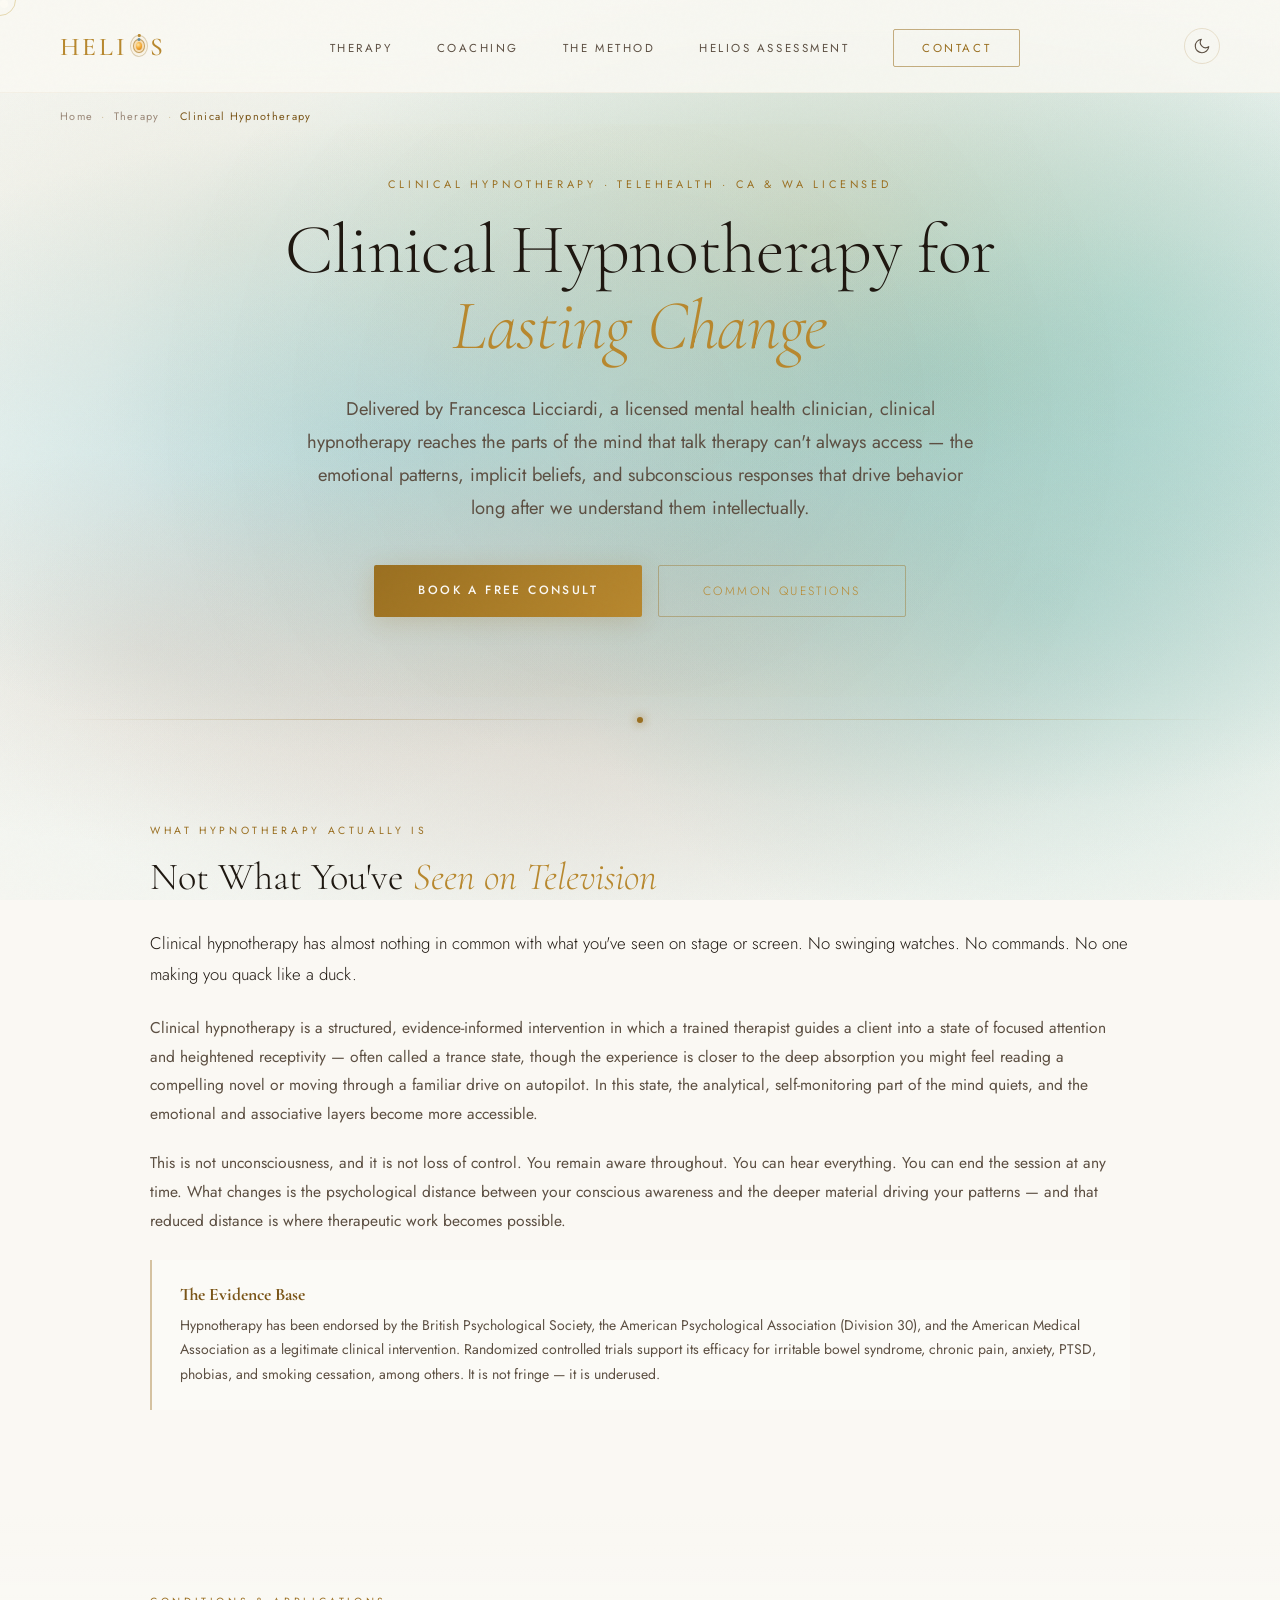
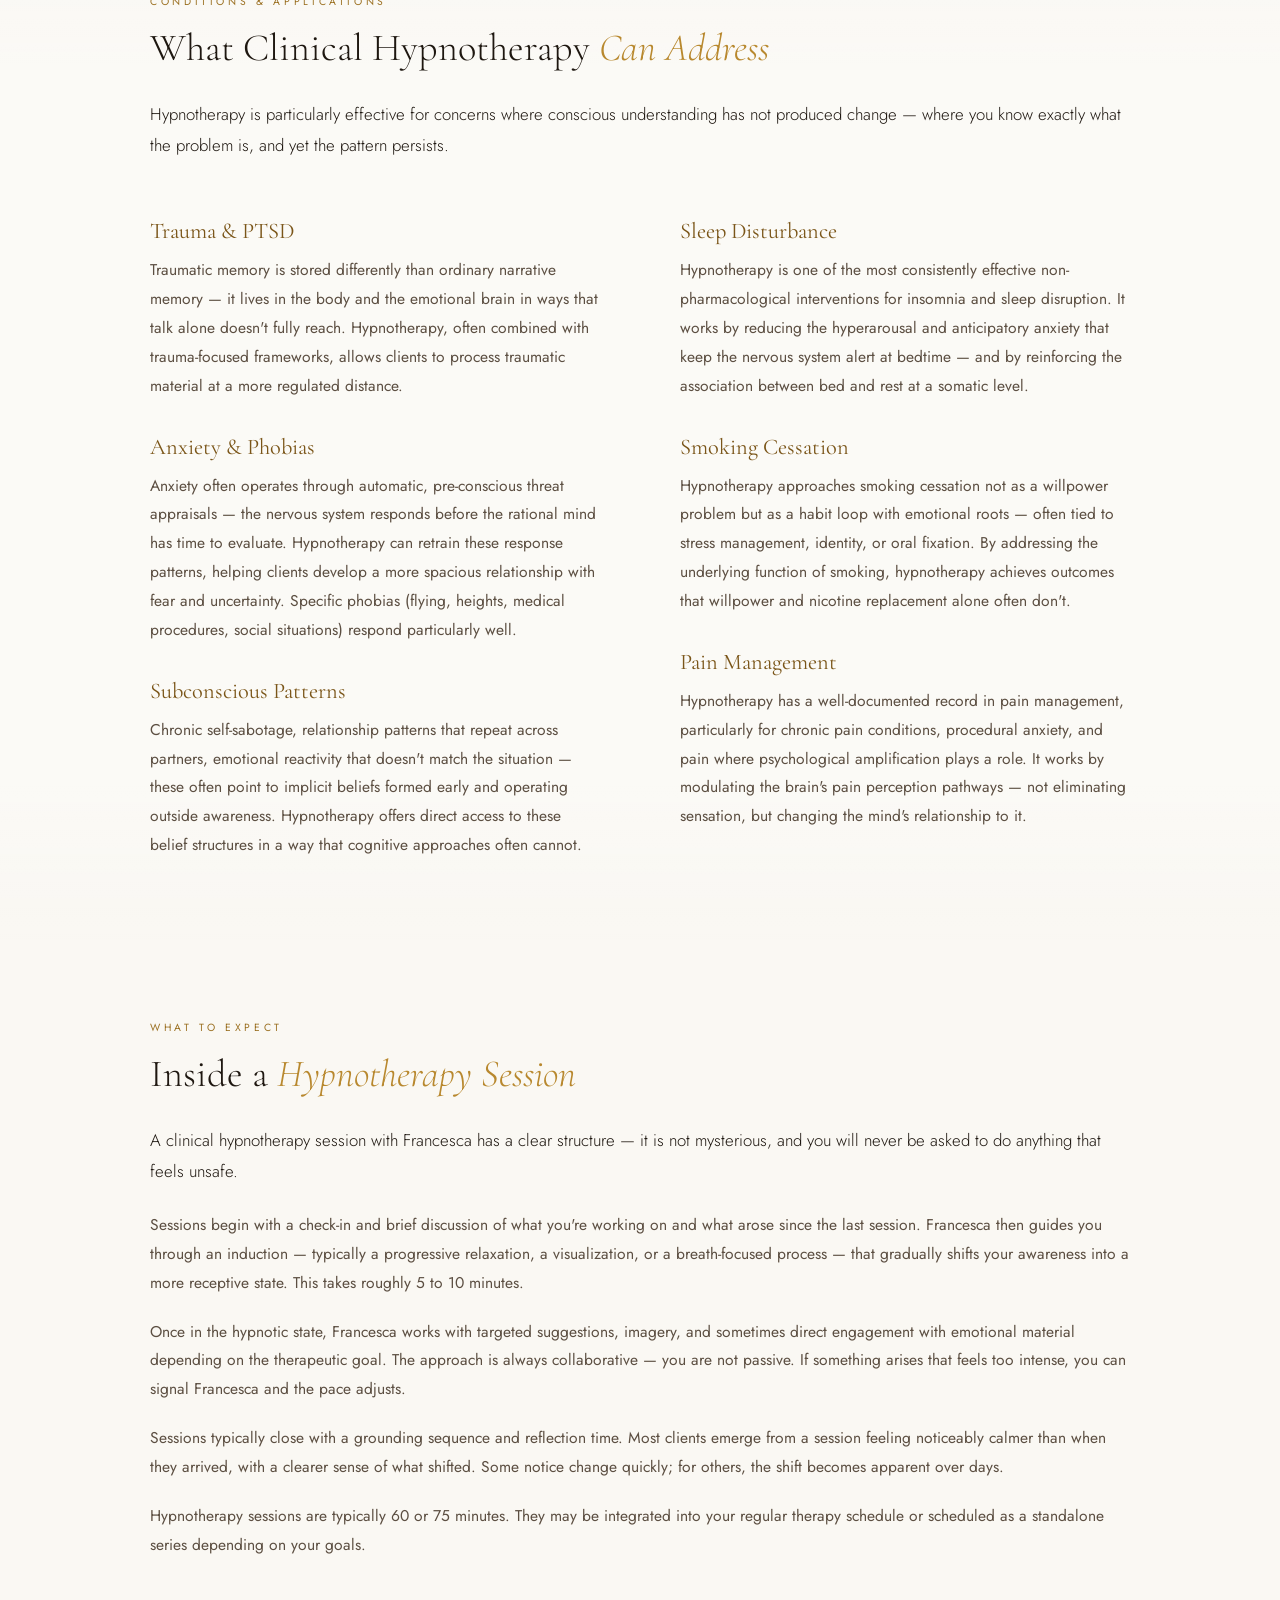
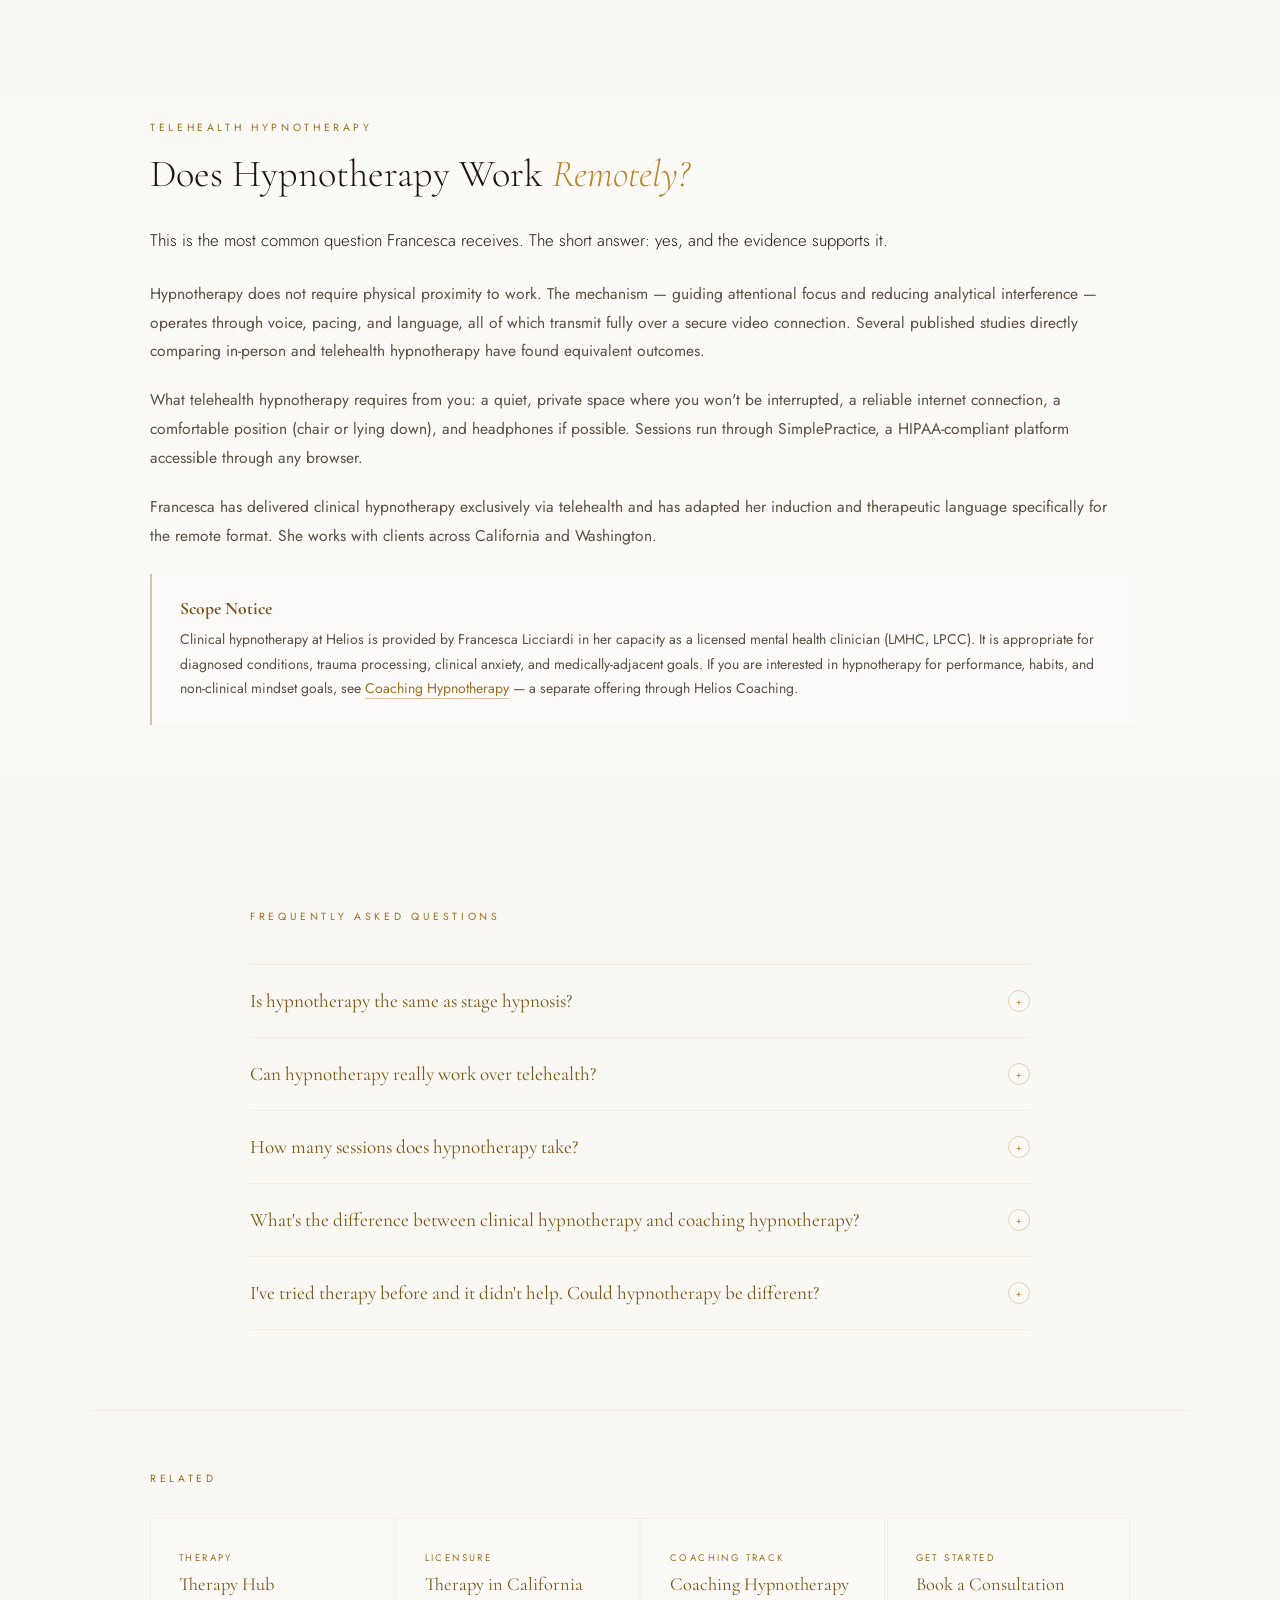
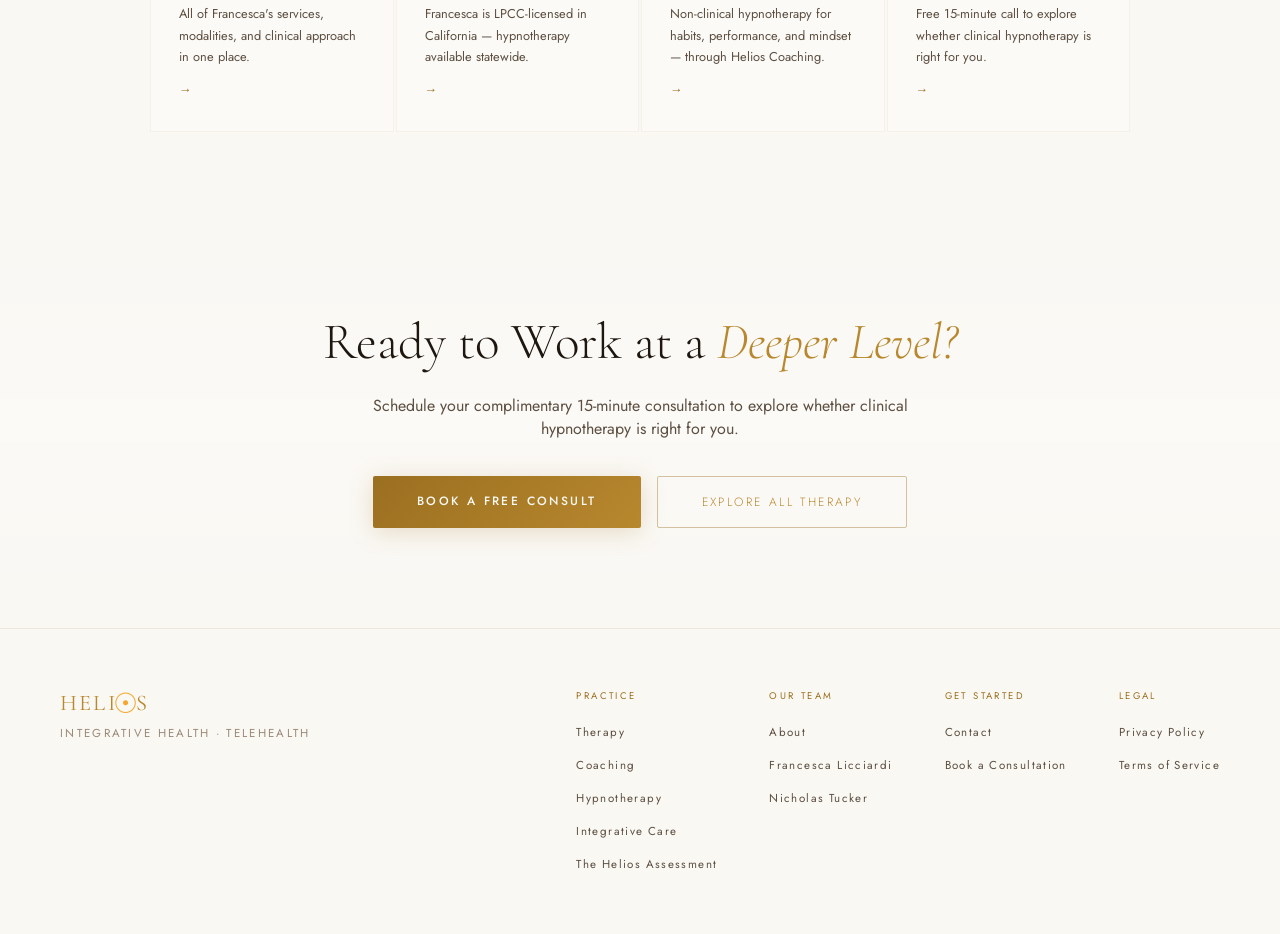
<file: therapy/hypnotherapy/index.html>
<!DOCTYPE html>
<html lang="en">
<head>
<meta charset="UTF-8">
<script>(function(){try{var t=localStorage.getItem('helios-theme')||'light';document.documentElement.setAttribute('data-theme',t);}catch(e){document.documentElement.setAttribute('data-theme','light');}})()</script>
<meta name="viewport" content="width=device-width, initial-scale=1.0">
<title>Clinical Hypnotherapy Telehealth | CA &amp; WA | Helios</title>
<link rel="icon" type="image/svg+xml" href="/favicon.svg" />
<link rel="icon" type="image/png" sizes="32x32" href="/favicon-32x32.png" />
<link rel="icon" href="/favicon.ico" sizes="48x48" />
<link rel="apple-touch-icon" sizes="180x180" href="/apple-touch-icon.png" />
<link rel="manifest" href="/site.webmanifest" />
<meta name="theme-color" content="#000000" />
<meta name="description" content="Clinical hypnotherapy via telehealth with licensed therapist Francesca Licciardi, LMHC, LPCC. Evidence-based hypnosis for trauma, anxiety, phobias, sleep, and lasting pattern change. CA &amp; WA.">
<meta name="robots" content="index, follow">
<link rel="canonical" href="https://heliosintegrativehealth.com/therapy/hypnotherapy">
<meta property="og:type" content="website">
<meta property="og:title" content="Clinical Hypnotherapy Telehealth | CA &amp; WA | Helios">
<meta property="og:description" content="Clinical hypnotherapy via telehealth with licensed therapist Francesca Licciardi, LMHC, LPCC. Evidence-based hypnosis for trauma, anxiety, phobias, sleep, and lasting pattern change.">
<meta property="og:url" content="https://heliosintegrativehealth.com/therapy/hypnotherapy">
<meta property="og:site_name" content="Helios Integrative Health">
<meta property="og:image" content="https://heliosintegrativehealth.com/og-default.jpg">
<meta property="og:image:width" content="1200">
<meta property="og:image:height" content="630">
<meta name="twitter:card" content="summary_large_image">
<meta name="twitter:title" content="Clinical Hypnotherapy Telehealth | CA &amp; WA | Helios">
<meta name="twitter:description" content="Licensed therapist Francesca Licciardi offers evidence-based clinical hypnotherapy via telehealth in California and Washington.">
<meta name="twitter:image" content="https://heliosintegrativehealth.com/og-default.jpg">
<script type="application/ld+json">
[
  {
    "@context": "https://schema.org",
    "@type": "BreadcrumbList",
    "itemListElement": [
      { "@type": "ListItem", "position": 1, "name": "Home", "item": "https://heliosintegrativehealth.com/" },
      { "@type": "ListItem", "position": 2, "name": "Therapy", "item": "https://heliosintegrativehealth.com/therapy" },
      { "@type": "ListItem", "position": 3, "name": "Clinical Hypnotherapy", "item": "https://heliosintegrativehealth.com/therapy/hypnotherapy" }
    ]
  },
  {
    "@context": "https://schema.org",
    "@type": "MedicalTherapy",
    "name": "Clinical Hypnotherapy",
    "provider": { "@id": "https://heliosintegrativehealth.com/about#francesca" },
    "areaServed": [
      { "@type": "State", "name": "California" },
      { "@type": "State", "name": "Washington" }
    ],
    "description": "Evidence-based clinical hypnotherapy via telehealth with licensed therapist Francesca Licciardi, LMHC, LPCC. Addresses trauma, anxiety, phobias, smoking cessation, pain management, sleep disturbance, and subconscious pattern change.",
    "relevantSpecialty": "MentalHealth",
    "offers": { "@type": "Offer", "price": "0", "priceCurrency": "USD", "description": "Complimentary 15-minute consultation" }
  },
  {
    "@context": "https://schema.org",
    "@type": "Person",
    "@id": "https://heliosintegrativehealth.com/about#francesca",
    "name": "Francesca Licciardi",
    "honorificSuffix": "MA, LMHC, LPCC",
    "jobTitle": "Licensed Mental Health Counselor",
    "worksFor": { "@id": "https://heliosintegrativehealth.com/#organization" },
    "hasCredential": [
      { "@type": "EducationalOccupationalCredential", "credentialCategory": "license", "name": "Licensed Mental Health Counselor (LMHC) — Washington" },
      { "@type": "EducationalOccupationalCredential", "credentialCategory": "license", "name": "Licensed Professional Clinical Counselor (LPCC) — California" }
    ],
    "image": "https://heliosintegrativehealth.com/francesca-licciardi.jpg",
    "url": "https://heliosintegrativehealth.com/about#francesca"
  },
  {
    "@context": "https://schema.org",
    "@type": "FAQPage",
    "mainEntity": [
      { "@type": "Question", "name": "Is hypnotherapy the same as stage hypnosis?", "acceptedAnswer": { "@type": "Answer", "text": "No. Stage hypnosis is entertainment — it selects highly suggestible volunteers for comedic effect and bears no resemblance to clinical practice. Clinical hypnotherapy is a structured therapeutic intervention delivered by a trained, licensed clinician. You remain in control, aware, and capable of ending the session at any time. The goal is not to make you do anything against your will — it is to help you access states of mind where lasting change becomes possible." } },
      { "@type": "Question", "name": "Can hypnotherapy really work over telehealth?", "acceptedAnswer": { "@type": "Answer", "text": "Yes. Research and clinical practice have both confirmed that hypnotherapy is equally effective via telehealth as it is in person. The core mechanism — guiding a client into a focused, receptive state — does not depend on physical proximity. What matters is audio quality, a quiet and private environment on your end, and a therapist experienced in adapting inductions for remote sessions. Francesca has delivered clinical hypnotherapy exclusively via telehealth and adapts her approach to the remote format." } },
      { "@type": "Question", "name": "How many sessions does hypnotherapy take?", "acceptedAnswer": { "@type": "Answer", "text": "It depends entirely on what you're working on. Some presenting concerns — a specific phobia, smoking cessation, a discrete behavioral pattern — can show meaningful change in 4 to 8 sessions. Deeper work, such as trauma processing or long-standing anxiety, is typically integrated into ongoing therapy over a longer arc. Francesca will give you an honest assessment of what to expect during the initial consultation." } },
      { "@type": "Question", "name": "What's the difference between clinical hypnotherapy and coaching hypnotherapy?", "acceptedAnswer": { "@type": "Answer", "text": "Clinical hypnotherapy at Helios is provided by Francesca Licciardi, a licensed mental health clinician (LMHC, LPCC), and is appropriate for diagnosed conditions, trauma, clinical anxiety, depression, phobias, and medically-relevant goals like pain management. Coaching hypnotherapy — offered separately through Helios Coaching — is intended for performance, habits, and mindset work in non-clinical contexts. If you are unsure which is right for you, clinical is the appropriate starting point." } },
      { "@type": "Question", "name": "I've tried therapy before and it didn't work. Can hypnotherapy help?", "acceptedAnswer": { "@type": "Answer", "text": "Possibly. Some patterns are deeply encoded below the level of conscious narrative — talking about them in standard therapy doesn't always move them. Hypnotherapy works at a different register: it bypasses the analytical mind to address emotional memory and implicit belief systems directly. Clients who have made limited progress with talk therapy alone sometimes find hypnotherapy opens new ground. It isn't a guarantee, but it is a genuinely different avenue." } }
    ]
  }
]
</script>
<link rel="preconnect" href="https://fonts.googleapis.com">
<link href="https://fonts.googleapis.com/css2?family=Cormorant+Garamond:ital,wght@0,300;0,400;0,500;0,600;1,300;1,400&family=Jost:wght@200;300;400;500&display=swap" rel="stylesheet">
<link rel="stylesheet" href="/styles.css">
</head>
<body>
<canvas id="helios-nebula" aria-hidden="true"></canvas>
<div class="cursor" id="cursor"></div>
<div class="cursor-ring" id="cursorRing"></div>

<nav>
  <a href="/" class="nav-logo helios-wordmark">HELI<span class="helios-wordmark__icon" aria-hidden="true"><span class="helios-wordmark__sun"></span><span class="helios-wordmark__orbit helios-wordmark__orbit--1"><span class="helios-wordmark__planet helios-wordmark__planet--1"></span></span><span class="helios-wordmark__orbit helios-wordmark__orbit--2"><span class="helios-wordmark__planet helios-wordmark__planet--2"></span></span></span>S</a>
  <ul class="nav-links">
    <li><a href="/therapy">Therapy</a></li>
    <li><a href="/coaching">Coaching</a></li>
    <li><a href="/#method">The Method</a></li>
    <li><a href="/assessment">Helios Assessment</a></li>
    <li><a href="/contact" class="nav-cta">Contact</a></li>
  </ul>
  <button class="theme-toggle" id="themeToggle" aria-label="Switch to dark theme" title="Toggle theme">
    <svg class="theme-icon theme-icon--moon" width="18" height="18" viewBox="0 0 24 24" fill="none" stroke="currentColor" stroke-width="1.5" stroke-linecap="round" stroke-linejoin="round" aria-hidden="true"><path d="M21 12.79A9 9 0 1 1 11.21 3 7 7 0 0 0 21 12.79z"/></svg>
    <svg class="theme-icon theme-icon--sun" width="18" height="18" viewBox="0 0 24 24" fill="none" stroke="currentColor" stroke-width="1.5" stroke-linecap="round" stroke-linejoin="round" aria-hidden="true"><circle cx="12" cy="12" r="5"/><line x1="12" y1="1" x2="12" y2="3"/><line x1="12" y1="21" x2="12" y2="23"/><line x1="4.22" y1="4.22" x2="5.64" y2="5.64"/><line x1="18.36" y1="18.36" x2="19.78" y2="19.78"/><line x1="1" y1="12" x2="3" y2="12"/><line x1="21" y1="12" x2="23" y2="12"/><line x1="4.22" y1="19.78" x2="5.64" y2="18.36"/><line x1="18.36" y1="5.64" x2="19.78" y2="4.22"/></svg>
  </button>
  <div class="hamburger" id="hamburger" onclick="toggleMenu()" aria-label="Open navigation menu" aria-expanded="false" role="button" tabindex="0">
    <span></span><span></span><span></span>
  </div>
</nav>

<div class="mobile-overlay" id="mobileOverlay">
  <div class="mobile-divider"></div>
  <a href="/therapy" onclick="toggleMenu()">Therapy</a>
  <a href="/coaching" onclick="toggleMenu()">Coaching</a>
  <a href="/#method" onclick="toggleMenu()">The Method</a>
  <a href="/assessment" onclick="toggleMenu()">Helios Assessment</a>
  <a href="/contact" onclick="toggleMenu()">Contact</a>
  <div class="mobile-divider"></div>
  <button class="theme-toggle theme-toggle--mobile" id="themeToggleMobile" aria-label="Switch to dark theme">
    <svg class="theme-icon theme-icon--moon" width="20" height="20" viewBox="0 0 24 24" fill="none" stroke="currentColor" stroke-width="1.5" stroke-linecap="round" stroke-linejoin="round" aria-hidden="true"><path d="M21 12.79A9 9 0 1 1 11.21 3 7 7 0 0 0 21 12.79z"/></svg>
    <svg class="theme-icon theme-icon--sun" width="20" height="20" viewBox="0 0 24 24" fill="none" stroke="currentColor" stroke-width="1.5" stroke-linecap="round" stroke-linejoin="round" aria-hidden="true"><circle cx="12" cy="12" r="5"/><line x1="12" y1="1" x2="12" y2="3"/><line x1="12" y1="21" x2="12" y2="23"/><line x1="4.22" y1="4.22" x2="5.64" y2="5.64"/><line x1="18.36" y1="18.36" x2="19.78" y2="19.78"/><line x1="1" y1="12" x2="3" y2="12"/><line x1="21" y1="12" x2="23" y2="12"/><line x1="4.22" y1="19.78" x2="5.64" y2="18.36"/><line x1="18.36" y1="5.64" x2="19.78" y2="4.22"/></svg>
    <span class="theme-toggle__label">Light Mode</span>
  </button>
</div>

<nav class="breadcrumb" aria-label="Breadcrumb">
  <a href="/">Home</a>
  <span class="breadcrumb-sep">·</span>
  <a href="/therapy">Therapy</a>
  <span class="breadcrumb-sep">·</span>
  <span class="breadcrumb-current">Clinical Hypnotherapy</span>
</nav>

<section class="page-hero">
  <p class="page-eyebrow">Clinical Hypnotherapy · Telehealth · CA &amp; WA Licensed</p>
  <h1>Clinical Hypnotherapy for <em>Lasting Change</em></h1>
  <p class="lead">Delivered by Francesca Licciardi, a licensed mental health clinician, clinical hypnotherapy reaches the parts of the mind that talk therapy can't always access — the emotional patterns, implicit beliefs, and subconscious responses that drive behavior long after we understand them intellectually.</p>
  <div class="page-hero-actions">
    <a href="/contact" class="btn-primary">Book a Free Consult</a>
    <a href="#faq" class="btn-ghost">Common Questions</a>
  </div>
</section>

<div class="divider"><div class="divider-line"></div><div class="divider-sun"></div><div class="divider-line"></div></div>

<section class="content-section reveal">
  <span class="content-label">What Hypnotherapy Actually Is</span>
  <h2 class="content-h2">Not What You've <em>Seen on Television</em></h2>
  <div class="content-body">
    <p class="lead">Clinical hypnotherapy has almost nothing in common with what you've seen on stage or screen. No swinging watches. No commands. No one making you quack like a duck.</p>
    <p>Clinical hypnotherapy is a structured, evidence-informed intervention in which a trained therapist guides a client into a state of focused attention and heightened receptivity — often called a trance state, though the experience is closer to the deep absorption you might feel reading a compelling novel or moving through a familiar drive on autopilot. In this state, the analytical, self-monitoring part of the mind quiets, and the emotional and associative layers become more accessible.</p>
    <p>This is not unconsciousness, and it is not loss of control. You remain aware throughout. You can hear everything. You can end the session at any time. What changes is the psychological distance between your conscious awareness and the deeper material driving your patterns — and that reduced distance is where therapeutic work becomes possible.</p>
    <div class="info-box">
      <h4>The Evidence Base</h4>
      <p>Hypnotherapy has been endorsed by the British Psychological Society, the American Psychological Association (Division 30), and the American Medical Association as a legitimate clinical intervention. Randomized controlled trials support its efficacy for irritable bowel syndrome, chronic pain, anxiety, PTSD, phobias, and smoking cessation, among others. It is not fringe — it is underused.</p>
    </div>
  </div>
</section>

<section class="content-section bg-dark">
  <div class="content-inner reveal">
    <span class="content-label">Conditions &amp; Applications</span>
    <h2 class="content-h2">What Clinical Hypnotherapy <em>Can Address</em></h2>
    <div class="content-body">
      <p class="lead">Hypnotherapy is particularly effective for concerns where conscious understanding has not produced change — where you know exactly what the problem is, and yet the pattern persists.</p>
      <div class="content-two-col">
        <div>
          <h3 class="content-h3">Trauma &amp; PTSD</h3>
          <p>Traumatic memory is stored differently than ordinary narrative memory — it lives in the body and the emotional brain in ways that talk alone doesn't fully reach. Hypnotherapy, often combined with trauma-focused frameworks, allows clients to process traumatic material at a more regulated distance.</p>
          <h3 class="content-h3">Anxiety &amp; Phobias</h3>
          <p>Anxiety often operates through automatic, pre-conscious threat appraisals — the nervous system responds before the rational mind has time to evaluate. Hypnotherapy can retrain these response patterns, helping clients develop a more spacious relationship with fear and uncertainty. Specific phobias (flying, heights, medical procedures, social situations) respond particularly well.</p>
          <h3 class="content-h3">Subconscious Patterns</h3>
          <p>Chronic self-sabotage, relationship patterns that repeat across partners, emotional reactivity that doesn't match the situation — these often point to implicit beliefs formed early and operating outside awareness. Hypnotherapy offers direct access to these belief structures in a way that cognitive approaches often cannot.</p>
        </div>
        <div>
          <h3 class="content-h3">Sleep Disturbance</h3>
          <p>Hypnotherapy is one of the most consistently effective non-pharmacological interventions for insomnia and sleep disruption. It works by reducing the hyperarousal and anticipatory anxiety that keep the nervous system alert at bedtime — and by reinforcing the association between bed and rest at a somatic level.</p>
          <h3 class="content-h3">Smoking Cessation</h3>
          <p>Hypnotherapy approaches smoking cessation not as a willpower problem but as a habit loop with emotional roots — often tied to stress management, identity, or oral fixation. By addressing the underlying function of smoking, hypnotherapy achieves outcomes that willpower and nicotine replacement alone often don't.</p>
          <h3 class="content-h3">Pain Management</h3>
          <p>Hypnotherapy has a well-documented record in pain management, particularly for chronic pain conditions, procedural anxiety, and pain where psychological amplification plays a role. It works by modulating the brain's pain perception pathways — not eliminating sensation, but changing the mind's relationship to it.</p>
        </div>
      </div>
    </div>
  </div>
</section>

<section class="content-section reveal">
  <span class="content-label">What to Expect</span>
  <h2 class="content-h2">Inside a <em>Hypnotherapy Session</em></h2>
  <div class="content-body">
    <p class="lead">A clinical hypnotherapy session with Francesca has a clear structure — it is not mysterious, and you will never be asked to do anything that feels unsafe.</p>
    <p>Sessions begin with a check-in and brief discussion of what you're working on and what arose since the last session. Francesca then guides you through an induction — typically a progressive relaxation, a visualization, or a breath-focused process — that gradually shifts your awareness into a more receptive state. This takes roughly 5 to 10 minutes.</p>
    <p>Once in the hypnotic state, Francesca works with targeted suggestions, imagery, and sometimes direct engagement with emotional material depending on the therapeutic goal. The approach is always collaborative — you are not passive. If something arises that feels too intense, you can signal Francesca and the pace adjusts.</p>
    <p>Sessions typically close with a grounding sequence and reflection time. Most clients emerge from a session feeling noticeably calmer than when they arrived, with a clearer sense of what shifted. Some notice change quickly; for others, the shift becomes apparent over days.</p>
    <p>Hypnotherapy sessions are typically 60 or 75 minutes. They may be integrated into your regular therapy schedule or scheduled as a standalone series depending on your goals.</p>
  </div>
</section>

<section class="content-section bg-dark">
  <div class="content-inner reveal">
    <span class="content-label">Telehealth Hypnotherapy</span>
    <h2 class="content-h2">Does Hypnotherapy Work <em>Remotely?</em></h2>
    <div class="content-body">
      <p class="lead">This is the most common question Francesca receives. The short answer: yes, and the evidence supports it.</p>
      <p>Hypnotherapy does not require physical proximity to work. The mechanism — guiding attentional focus and reducing analytical interference — operates through voice, pacing, and language, all of which transmit fully over a secure video connection. Several published studies directly comparing in-person and telehealth hypnotherapy have found equivalent outcomes.</p>
      <p>What telehealth hypnotherapy requires from you: a quiet, private space where you won't be interrupted, a reliable internet connection, a comfortable position (chair or lying down), and headphones if possible. Sessions run through SimplePractice, a HIPAA-compliant platform accessible through any browser.</p>
      <p>Francesca has delivered clinical hypnotherapy exclusively via telehealth and has adapted her induction and therapeutic language specifically for the remote format. She works with clients across California and Washington.</p>
      <div class="info-box">
        <h4>Scope Notice</h4>
        <p>Clinical hypnotherapy at Helios is provided by Francesca Licciardi in her capacity as a licensed mental health clinician (LMHC, LPCC). It is appropriate for diagnosed conditions, trauma processing, clinical anxiety, and medically-adjacent goals. If you are interested in hypnotherapy for performance, habits, and non-clinical mindset goals, see <a href="/coaching/hypnotherapy">Coaching Hypnotherapy</a> — a separate offering through Helios Coaching.</p>
      </div>
    </div>
  </div>
</section>

<section class="faq-section" id="faq">
  <span class="content-label" style="display:block;margin-bottom:40px">Frequently Asked Questions</span>
  <div class="faq-item">
    <button class="faq-question">Is hypnotherapy the same as stage hypnosis?<span class="faq-icon">+</span></button>
    <div class="faq-answer">No. Stage hypnosis is entertainment — it selects highly suggestible volunteers for comedic effect and has no relationship to clinical practice. In clinical hypnotherapy, you remain fully aware and in control at all times. You cannot be made to do anything against your will, and you can end the session whenever you choose. The goal is to help you access states of mind where therapeutic change becomes possible — not to override your agency.</div>
  </div>
  <div class="faq-item">
    <button class="faq-question">Can hypnotherapy really work over telehealth?<span class="faq-icon">+</span></button>
    <div class="faq-answer">Yes. Research and clinical experience both confirm that hypnotherapy is as effective via telehealth as in person. The core mechanism — guiding focused attention and receptivity — operates through voice and language, which transmit fully over video. What matters is good audio, a quiet private environment on your end, and a therapist experienced in the remote format. Francesca delivers hypnotherapy exclusively via telehealth and has adapted her approach specifically for it.</div>
  </div>
  <div class="faq-item">
    <button class="faq-question">How many sessions does hypnotherapy take?<span class="faq-icon">+</span></button>
    <div class="faq-answer">It depends on what you're working on. Discrete concerns — a specific phobia, smoking cessation, a single performance block — can show real change in 4 to 8 sessions. Deeper work, like trauma processing or long-standing anxiety patterns, typically integrates into ongoing therapy over a longer arc. Francesca will give you an honest sense of what to expect during your initial consultation.</div>
  </div>
  <div class="faq-item">
    <button class="faq-question">What's the difference between clinical hypnotherapy and coaching hypnotherapy?<span class="faq-icon">+</span></button>
    <div class="faq-answer">Clinical hypnotherapy at Helios is delivered by Francesca Licciardi, a licensed mental health clinician, and is appropriate for diagnosed conditions, trauma, phobias, clinical anxiety, and medically-adjacent goals like pain management. Coaching hypnotherapy — offered separately through Helios Coaching — addresses performance, habits, and non-clinical mindset work. When in doubt, clinical is the appropriate starting point. We will help you understand which track fits your situation during the free consultation.</div>
  </div>
  <div class="faq-item">
    <button class="faq-question">I've tried therapy before and it didn't help. Could hypnotherapy be different?<span class="faq-icon">+</span></button>
    <div class="faq-answer">Possibly, and this is a question worth taking seriously. Some patterns are encoded below the level of conscious narrative — talking about them doesn't always move them because the problem isn't conceptual. Hypnotherapy works at a different register: it engages emotional memory and implicit belief systems more directly. Clients who have made limited progress with talk therapy alone sometimes find hypnotherapy opens genuinely new ground. It isn't a guarantee, but it is a different avenue.</div>
  </div>
</section>

<section class="related-section reveal">
  <span class="content-label">Related</span>
  <div class="related-grid">
    <a href="/therapy" class="related-card">
      <span class="eyebrow">Therapy</span>
      <h4>Therapy Hub</h4>
      <p>All of Francesca's services, modalities, and clinical approach in one place.</p>
      <span class="arrow">→</span>
    </a>
    <a href="/therapy/california" class="related-card">
      <span class="eyebrow">Licensure</span>
      <h4>Therapy in California</h4>
      <p>Francesca is LPCC-licensed in California — hypnotherapy available statewide.</p>
      <span class="arrow">→</span>
    </a>
    <a href="/coaching/hypnotherapy" class="related-card">
      <span class="eyebrow">Coaching Track</span>
      <h4>Coaching Hypnotherapy</h4>
      <p>Non-clinical hypnotherapy for habits, performance, and mindset — through Helios Coaching.</p>
      <span class="arrow">→</span>
    </a>
    <a href="/contact" class="related-card">
      <span class="eyebrow">Get Started</span>
      <h4>Book a Consultation</h4>
      <p>Free 15-minute call to explore whether clinical hypnotherapy is right for you.</p>
      <span class="arrow">→</span>
    </a>
  </div>
</section>

<section class="cta-section">
  <h2>Ready to Work at a <em>Deeper Level?</em></h2>
  <p>Schedule your complimentary 15-minute consultation to explore whether clinical hypnotherapy is right for you.</p>
  <div class="cta-actions">
    <a href="/contact" class="btn-primary">Book a Free Consult</a>
    <a href="/therapy" class="btn-ghost">Explore All Therapy</a>
  </div>
</section>

<footer>
  <div>
    <div class="footer-logo">HELI<span style="color:var(--sun);font-size:1.25em;line-height:1;vertical-align:top;position:relative;top:0.05em;margin-left:-0.13em;letter-spacing:-0.07em;">☉</span>S</div>
    <div class="footer-tagline" style="margin-top:8px">Integrative Health · Telehealth</div>
  </div>
  <nav class="footer-nav" aria-label="Footer navigation">
    <div class="footer-col">
      <span class="footer-col-title">Practice</span>
      <ul class="footer-links">
        <li><a href="/therapy">Therapy</a></li>
        <li><a href="/coaching">Coaching</a></li>
        <li><a href="/therapy/hypnotherapy">Hypnotherapy</a></li>
        <li><a href="/integrative-care">Integrative Care</a></li>
        <li><a href="/assessment">The Helios Assessment</a></li>
      </ul>
    </div>
    <div class="footer-col">
      <span class="footer-col-title">Our Team</span>
      <ul class="footer-links">
        <li><a href="/about">About</a></li>
        <li><a href="/about#francesca">Francesca Licciardi</a></li>
        <li><a href="/about#nicholas">Nicholas Tucker</a></li>
      </ul>
    </div>
    <div class="footer-col">
      <span class="footer-col-title">Get Started</span>
      <ul class="footer-links">
        <li><a href="/contact">Contact</a></li>
        <li><a href="/contact">Book a Consultation</a></li>
      </ul>
    </div>
    <div class="footer-col">
      <span class="footer-col-title">Legal</span>
      <ul class="footer-links">
        <li><a href="/privacy">Privacy Policy</a></li>
        <li><a href="/terms">Terms of Service</a></li>
      </ul>
    </div>
  </nav>
</footer>

<script>
const cursor=document.getElementById('cursor');const ring=document.getElementById('cursorRing');let mx=0,my=0,rx=0,ry=0;document.addEventListener('mousemove',e=>{mx=e.clientX;my=e.clientY;cursor.style.left=mx-4+'px';cursor.style.top=my-4+'px';});function animateRing(){rx+=(mx-rx-16)*0.12;ry+=(my-ry-16)*0.12;ring.style.left=rx+'px';ring.style.top=ry+'px';requestAnimationFrame(animateRing);}animateRing();document.querySelectorAll('a,button,input,select,textarea').forEach(el=>{el.addEventListener('mouseenter',()=>{cursor.style.transform='scale(3)';ring.style.transform='scale(0.5)'});el.addEventListener('mouseleave',()=>{cursor.style.transform='scale(1)';ring.style.transform='scale(1)'});});function toggleMenu(){const h=document.getElementById('hamburger');const o=document.getElementById('mobileOverlay');h.classList.toggle('open');o.classList.toggle('open');const isOpen=o.classList.contains('open');document.body.style.overflow=isOpen?'hidden':'';h.setAttribute('aria-expanded',isOpen);h.setAttribute('aria-label',isOpen?'Close navigation menu':'Open navigation menu');if(isOpen){const fl=o.querySelector('a');if(fl)setTimeout(()=>fl.focus(),420);}}document.getElementById('hamburger').addEventListener('keydown',function(e){if(e.key==='Enter'||e.key===' '){e.preventDefault();toggleMenu();}});document.addEventListener('keydown',function(e){if(e.key==='Escape'&&document.getElementById('mobileOverlay').classList.contains('open')){toggleMenu();document.getElementById('hamburger').focus();}});(function(){const nav=document.querySelector('nav');function onScroll(){nav.classList.toggle('scrolled',window.scrollY>60);}window.addEventListener('scroll',onScroll,{passive:true});onScroll();})();const reveals=document.querySelectorAll('.reveal');const observer=new IntersectionObserver(entries=>{entries.forEach(e=>{if(e.isIntersecting){e.target.classList.add('visible');observer.unobserve(e.target);}});},{threshold:0.1});reveals.forEach(el=>observer.observe(el));document.querySelectorAll('.faq-question').forEach(btn=>{btn.addEventListener('click',()=>{const item=btn.closest('.faq-item');const isOpen=item.classList.contains('open');document.querySelectorAll('.faq-item.open').forEach(el=>el.classList.remove('open'));if(!isOpen)item.classList.add('open');});});
if(window.HeliosNebula) window.HeliosNebula.setScene('services');
(function(){
  function getTheme(){return document.documentElement.getAttribute('data-theme')||'light';}
  function updateToggles(theme){
    var isDark=theme==='dark';
    document.querySelectorAll('.theme-toggle').forEach(function(btn){
      btn.setAttribute('aria-label',isDark?'Switch to light theme':'Switch to dark theme');
    });
    document.querySelectorAll('.theme-toggle__label').forEach(function(el){
      el.textContent=isDark?'Light Mode':'Dark Mode';
    });
    document.documentElement.classList.toggle('theme-dark',isDark);
    if(window.HeliosNebula)window.HeliosNebula.setTheme(theme);
  }
  function toggleTheme(){
    var next=getTheme()==='dark'?'light':'dark';
    document.documentElement.setAttribute('data-theme',next);
    try{localStorage.setItem('helios-theme',next);}catch(e){}
    updateToggles(next);
  }
  document.querySelectorAll('.theme-toggle').forEach(function(btn){
    btn.addEventListener('click',toggleTheme);
    btn.addEventListener('keydown',function(e){if(e.key==='Enter'||e.key===' '){e.preventDefault();toggleTheme();}});
  });
  updateToggles(getTheme());
  requestAnimationFrame(function(){document.body.classList.add('theme-ready');});
})();
</script>
<script src="/nebula.js"></script>
</body>
</html>
</file>
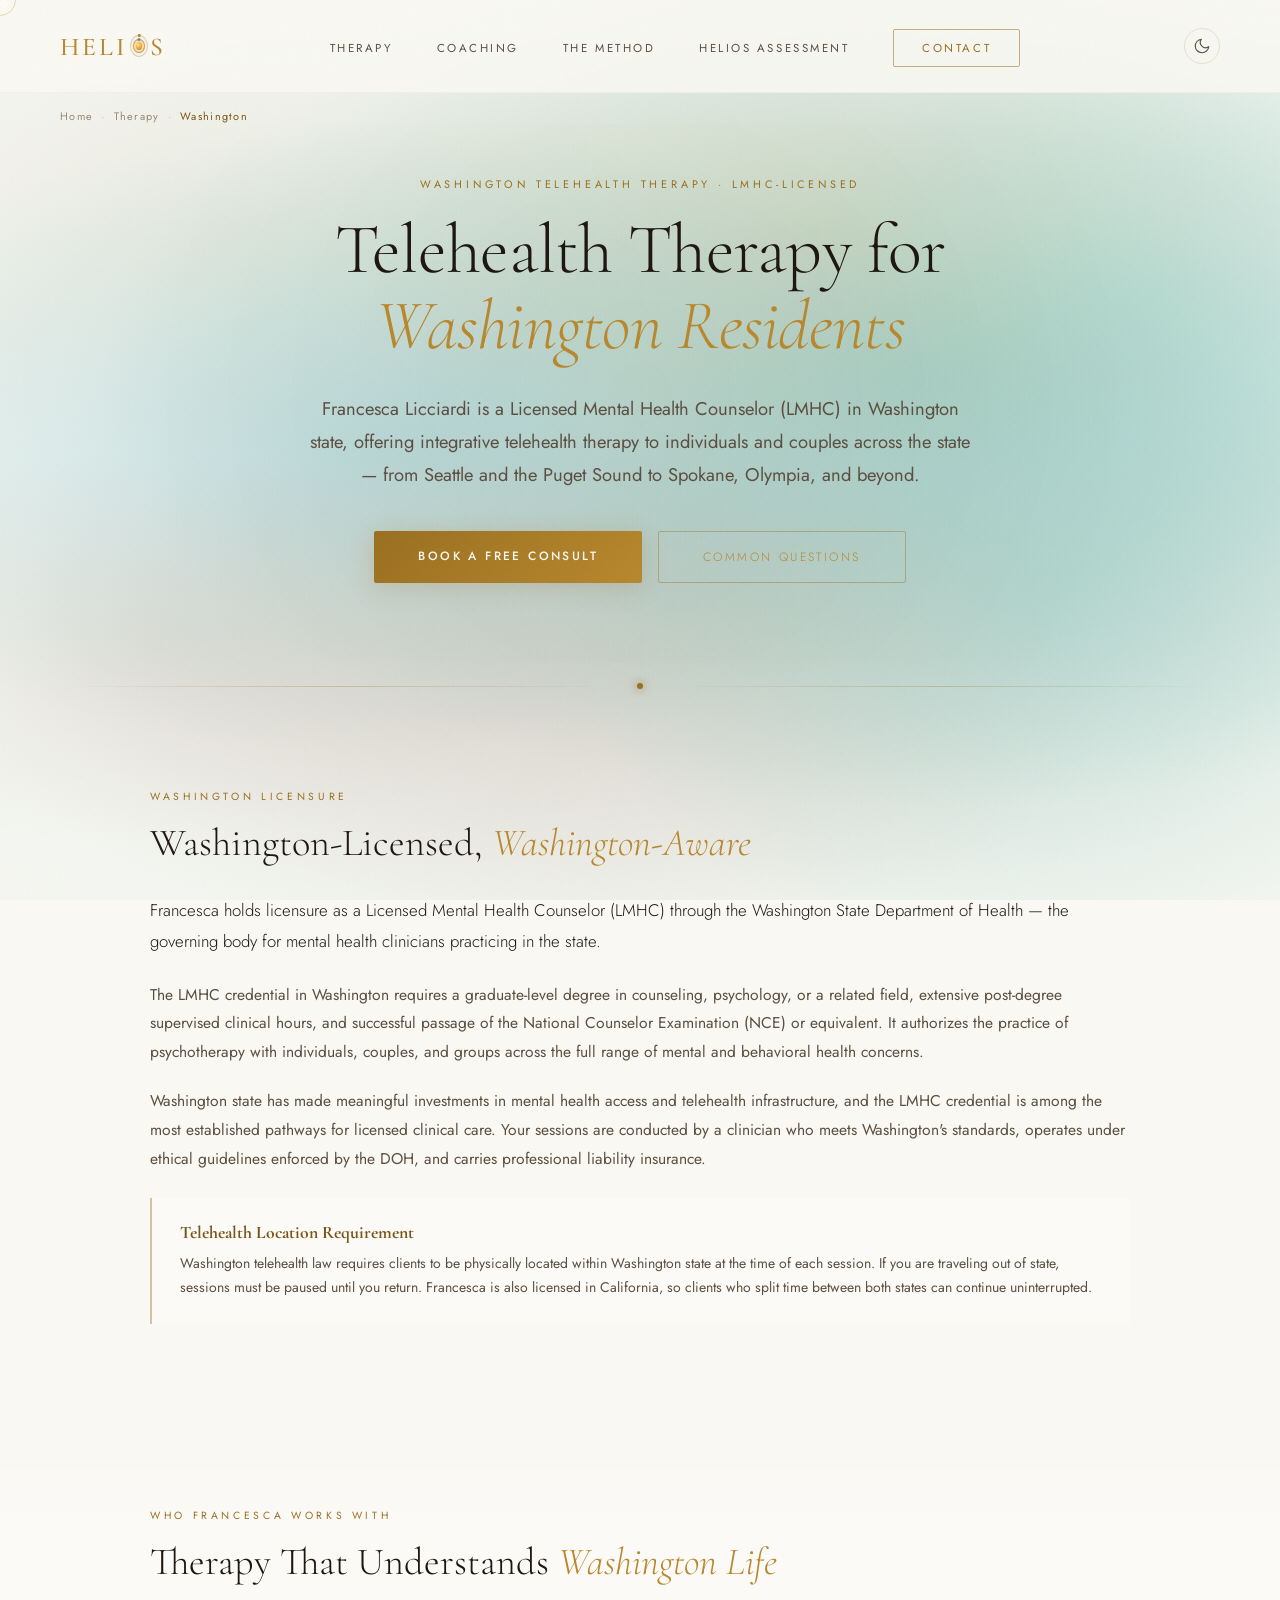
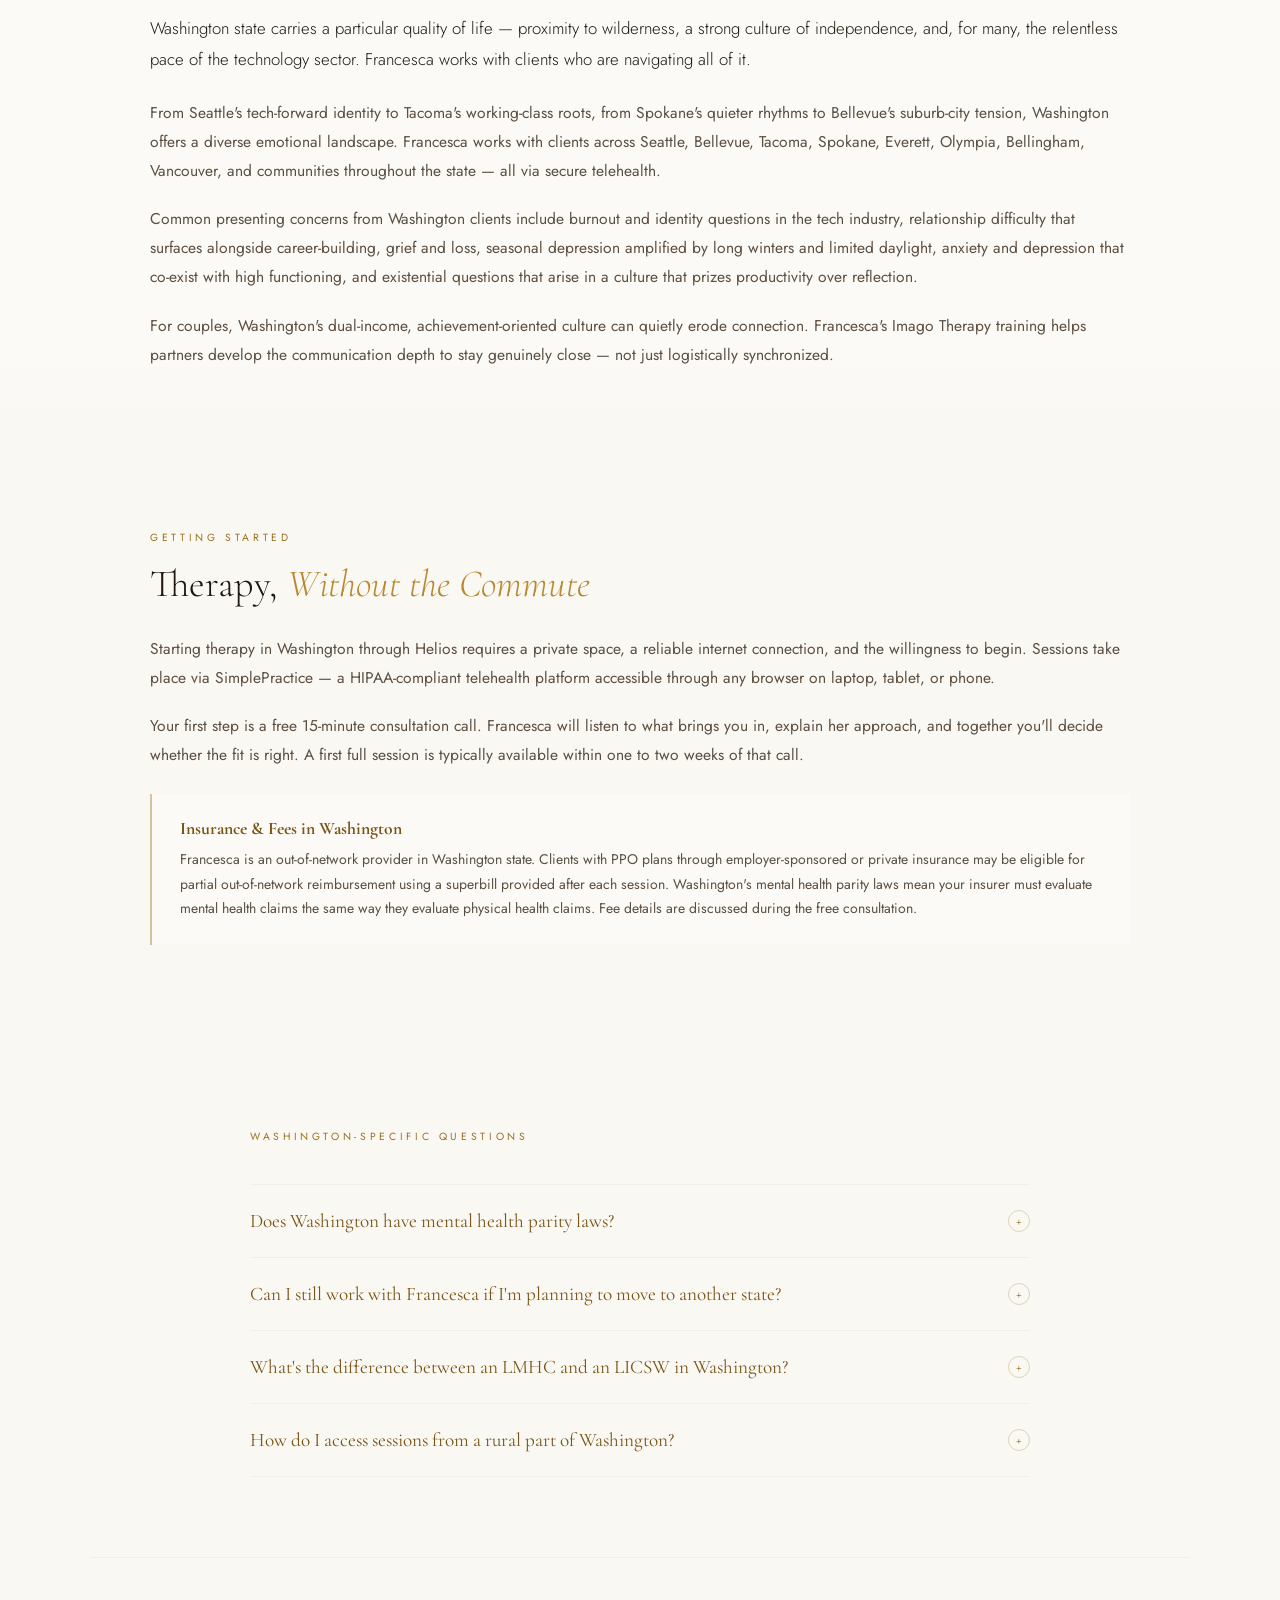
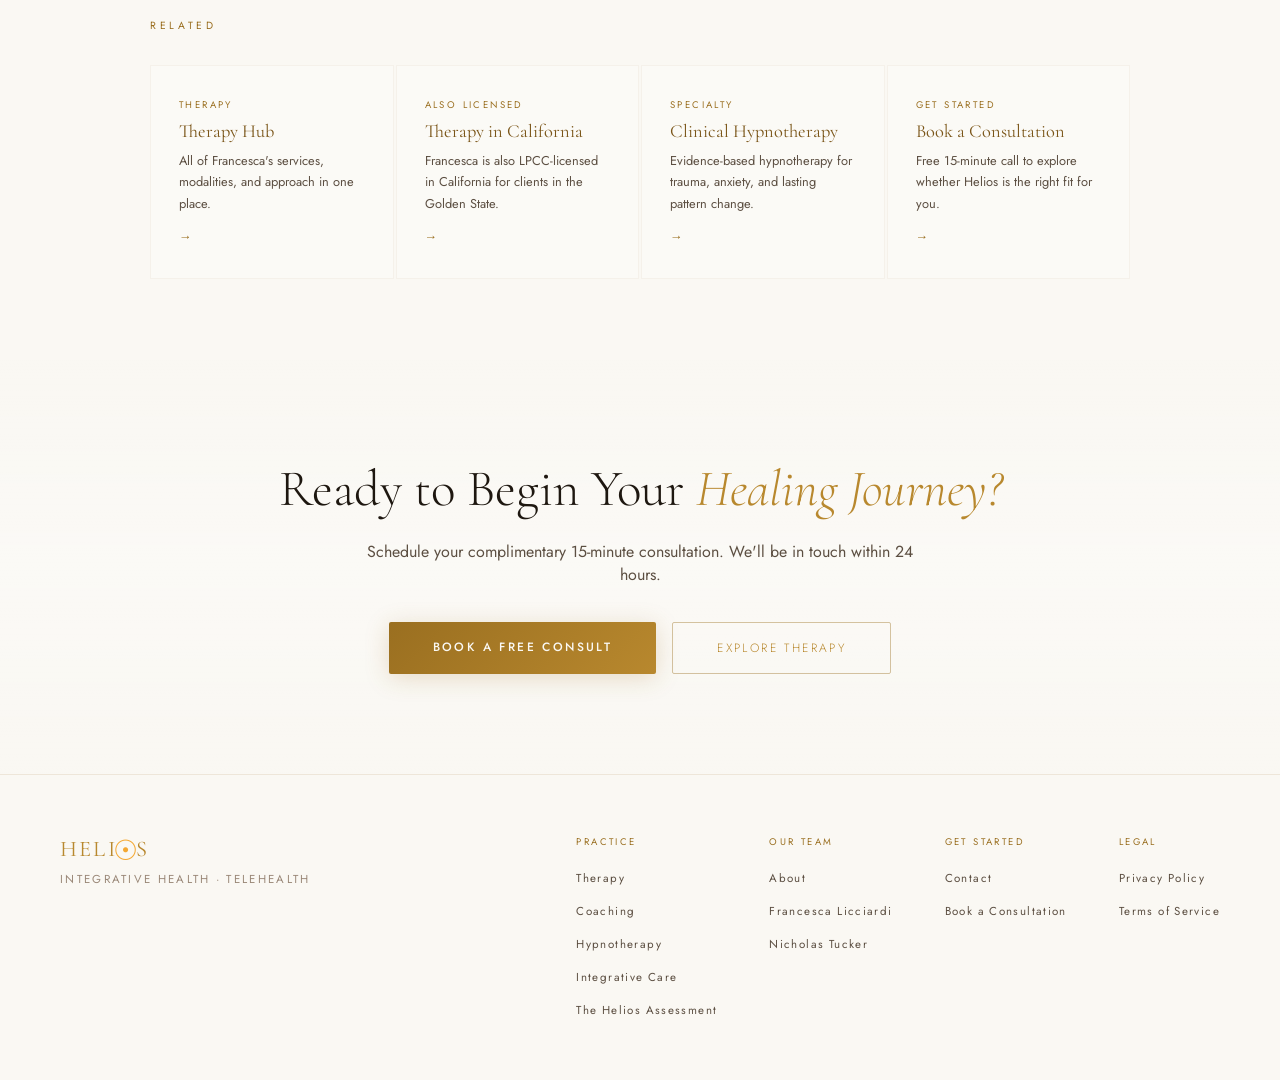
<file: therapy/washington/index.html>
<!DOCTYPE html>
<html lang="en">
<head>
<meta charset="UTF-8">
<script>(function(){try{var t=localStorage.getItem('helios-theme')||'light';document.documentElement.setAttribute('data-theme',t);}catch(e){document.documentElement.setAttribute('data-theme','light');}})()</script>
<meta name="viewport" content="width=device-width, initial-scale=1.0">
<title>Telehealth Therapy in Washington | LMHC-Licensed | Helios</title>
<link rel="icon" type="image/svg+xml" href="/favicon.svg" />
<link rel="icon" type="image/png" sizes="32x32" href="/favicon-32x32.png" />
<link rel="icon" href="/favicon.ico" sizes="48x48" />
<link rel="apple-touch-icon" sizes="180x180" href="/apple-touch-icon.png" />
<link rel="manifest" href="/site.webmanifest" />
<meta name="theme-color" content="#000000" />
<meta name="description" content="Licensed Washington telehealth therapy with Francesca Licciardi, LMHC. Serving clients across Seattle, Tacoma, Spokane, Bellevue and all of Washington state. Free 15-min consult.">
<meta name="robots" content="index, follow">
<link rel="canonical" href="https://heliosintegrativehealth.com/therapy/washington">
<meta property="og:type" content="website">
<meta property="og:title" content="Telehealth Therapy in Washington | LMHC-Licensed | Helios">
<meta property="og:description" content="Licensed Washington telehealth therapy with Francesca Licciardi, LMHC. Serving clients across Seattle, Tacoma, Spokane, Bellevue and all of Washington state. Free 15-min consult.">
<meta property="og:url" content="https://heliosintegrativehealth.com/therapy/washington">
<meta property="og:site_name" content="Helios Integrative Health">
<meta property="og:image" content="https://heliosintegrativehealth.com/og-default.jpg">
<meta property="og:image:width" content="1200">
<meta property="og:image:height" content="630">
<meta name="twitter:card" content="summary_large_image">
<meta name="twitter:title" content="Telehealth Therapy in Washington | LMHC-Licensed | Helios">
<meta name="twitter:description" content="Licensed Washington telehealth therapy with Francesca Licciardi, LMHC. Serving clients in Seattle, Tacoma, Spokane, Bellevue, and all of Washington.">
<meta name="twitter:image" content="https://heliosintegrativehealth.com/og-default.jpg">
<script type="application/ld+json">
[
  {
    "@context": "https://schema.org",
    "@type": "BreadcrumbList",
    "itemListElement": [
      { "@type": "ListItem", "position": 1, "name": "Home", "item": "https://heliosintegrativehealth.com/" },
      { "@type": "ListItem", "position": 2, "name": "Therapy", "item": "https://heliosintegrativehealth.com/therapy" },
      { "@type": "ListItem", "position": 3, "name": "Therapy in Washington", "item": "https://heliosintegrativehealth.com/therapy/washington" }
    ]
  },
  {
    "@context": "https://schema.org",
    "@type": "MedicalTherapy",
    "name": "Telehealth Therapy in Washington",
    "provider": { "@id": "https://heliosintegrativehealth.com/about#francesca" },
    "areaServed": { "@type": "State", "name": "Washington" },
    "description": "Licensed Washington telehealth therapy with Francesca Licciardi, LMHC. Integrative psychotherapy for individuals and couples across WA.",
    "offers": { "@type": "Offer", "price": "0", "priceCurrency": "USD", "description": "Complimentary 15-minute consultation" }
  },
  {
    "@context": "https://schema.org",
    "@type": "Person",
    "@id": "https://heliosintegrativehealth.com/about#francesca",
    "name": "Francesca Licciardi",
    "honorificSuffix": "MA, LMHC, LPCC",
    "jobTitle": "Licensed Mental Health Counselor",
    "worksFor": { "@id": "https://heliosintegrativehealth.com/#organization" },
    "hasCredential": [
      { "@type": "EducationalOccupationalCredential", "credentialCategory": "license", "name": "Licensed Mental Health Counselor (LMHC) — Washington" },
      { "@type": "EducationalOccupationalCredential", "credentialCategory": "license", "name": "Licensed Professional Clinical Counselor (LPCC) — California" }
    ],
    "image": "https://heliosintegrativehealth.com/francesca-licciardi.jpg",
    "url": "https://heliosintegrativehealth.com/about#francesca"
  },
  {
    "@context": "https://schema.org",
    "@type": "FAQPage",
    "mainEntity": [
      { "@type": "Question", "name": "Does Washington have mental health parity laws?", "acceptedAnswer": { "@type": "Answer", "text": "Yes. Washington's mental health parity law (aligned with the federal Mental Health Parity and Addiction Equity Act) requires insurance plans to cover mental health and substance use disorder services at the same level as physical health services. In practice, this matters most if you have insurance coverage. Francesca is currently an out-of-network provider, but clients with PPO plans may be eligible for reimbursement — discuss during your free consultation." } },
      { "@type": "Question", "name": "Can I still work with Francesca if I'm planning to move to another state?", "acceptedAnswer": { "@type": "Answer", "text": "Telehealth licensure is tied to the state where you are physically located at session time, not your long-term residence. If you're in the process of relocating outside Washington or California, we can discuss a thoughtful transition plan. Francesca is also licensed in California, so clients who split time between both states can continue without interruption." } },
      { "@type": "Question", "name": "What's the difference between an LMHC and an LICSW in Washington?", "acceptedAnswer": { "@type": "Answer", "text": "Both are licensed clinical providers authorized to provide psychotherapy in Washington state. An LMHC (Licensed Mental Health Counselor) trains primarily in counseling and psychotherapy for individuals, couples, and groups. An LICSW (Licensed Independent Clinical Social Worker) trains through the social work pathway with an emphasis on social systems and community-based practice. Both are fully qualified to provide therapy — the distinction is in training foundation and theoretical orientation." } },
      { "@type": "Question", "name": "How do I access sessions from a rural part of Washington?", "acceptedAnswer": { "@type": "Answer", "text": "Telehealth is designed precisely for situations where geography creates barriers. Sessions run through SimplePractice, which is accessible via any modern browser — no app download required. You need a reliable internet connection and a private space. Clients join from small towns, rural Eastern Washington, and remote corners of the state just as easily as from Seattle." } }
    ]
  }
]
</script>
<link rel="preconnect" href="https://fonts.googleapis.com">
<link href="https://fonts.googleapis.com/css2?family=Cormorant+Garamond:ital,wght@0,300;0,400;0,500;0,600;1,300;1,400&family=Jost:wght@200;300;400;500&display=swap" rel="stylesheet">
<link rel="stylesheet" href="/styles.css">
</head>
<body>
<canvas id="helios-nebula" aria-hidden="true"></canvas>
<div class="cursor" id="cursor"></div>
<div class="cursor-ring" id="cursorRing"></div>

<nav>
  <a href="/" class="nav-logo helios-wordmark">HELI<span class="helios-wordmark__icon" aria-hidden="true"><span class="helios-wordmark__sun"></span><span class="helios-wordmark__orbit helios-wordmark__orbit--1"><span class="helios-wordmark__planet helios-wordmark__planet--1"></span></span><span class="helios-wordmark__orbit helios-wordmark__orbit--2"><span class="helios-wordmark__planet helios-wordmark__planet--2"></span></span></span>S</a>
  <ul class="nav-links">
    <li><a href="/therapy">Therapy</a></li>
    <li><a href="/coaching">Coaching</a></li>
    <li><a href="/#method">The Method</a></li>
    <li><a href="/assessment">Helios Assessment</a></li>
    <li><a href="/contact" class="nav-cta">Contact</a></li>
  </ul>
  <button class="theme-toggle" id="themeToggle" aria-label="Switch to dark theme" title="Toggle theme">
    <svg class="theme-icon theme-icon--moon" width="18" height="18" viewBox="0 0 24 24" fill="none" stroke="currentColor" stroke-width="1.5" stroke-linecap="round" stroke-linejoin="round" aria-hidden="true"><path d="M21 12.79A9 9 0 1 1 11.21 3 7 7 0 0 0 21 12.79z"/></svg>
    <svg class="theme-icon theme-icon--sun" width="18" height="18" viewBox="0 0 24 24" fill="none" stroke="currentColor" stroke-width="1.5" stroke-linecap="round" stroke-linejoin="round" aria-hidden="true"><circle cx="12" cy="12" r="5"/><line x1="12" y1="1" x2="12" y2="3"/><line x1="12" y1="21" x2="12" y2="23"/><line x1="4.22" y1="4.22" x2="5.64" y2="5.64"/><line x1="18.36" y1="18.36" x2="19.78" y2="19.78"/><line x1="1" y1="12" x2="3" y2="12"/><line x1="21" y1="12" x2="23" y2="12"/><line x1="4.22" y1="19.78" x2="5.64" y2="18.36"/><line x1="18.36" y1="5.64" x2="19.78" y2="4.22"/></svg>
  </button>
  <div class="hamburger" id="hamburger" onclick="toggleMenu()" aria-label="Open navigation menu" aria-expanded="false" role="button" tabindex="0">
    <span></span><span></span><span></span>
  </div>
</nav>

<div class="mobile-overlay" id="mobileOverlay">
  <div class="mobile-divider"></div>
  <a href="/therapy" onclick="toggleMenu()">Therapy</a>
  <a href="/coaching" onclick="toggleMenu()">Coaching</a>
  <a href="/#method" onclick="toggleMenu()">The Method</a>
  <a href="/assessment" onclick="toggleMenu()">Helios Assessment</a>
  <a href="/contact" onclick="toggleMenu()">Contact</a>
  <div class="mobile-divider"></div>
  <button class="theme-toggle theme-toggle--mobile" id="themeToggleMobile" aria-label="Switch to dark theme">
    <svg class="theme-icon theme-icon--moon" width="20" height="20" viewBox="0 0 24 24" fill="none" stroke="currentColor" stroke-width="1.5" stroke-linecap="round" stroke-linejoin="round" aria-hidden="true"><path d="M21 12.79A9 9 0 1 1 11.21 3 7 7 0 0 0 21 12.79z"/></svg>
    <svg class="theme-icon theme-icon--sun" width="20" height="20" viewBox="0 0 24 24" fill="none" stroke="currentColor" stroke-width="1.5" stroke-linecap="round" stroke-linejoin="round" aria-hidden="true"><circle cx="12" cy="12" r="5"/><line x1="12" y1="1" x2="12" y2="3"/><line x1="12" y1="21" x2="12" y2="23"/><line x1="4.22" y1="4.22" x2="5.64" y2="5.64"/><line x1="18.36" y1="18.36" x2="19.78" y2="19.78"/><line x1="1" y1="12" x2="3" y2="12"/><line x1="21" y1="12" x2="23" y2="12"/><line x1="4.22" y1="19.78" x2="5.64" y2="18.36"/><line x1="18.36" y1="5.64" x2="19.78" y2="4.22"/></svg>
    <span class="theme-toggle__label">Light Mode</span>
  </button>
</div>

<nav class="breadcrumb" aria-label="Breadcrumb">
  <a href="/">Home</a>
  <span class="breadcrumb-sep">·</span>
  <a href="/therapy">Therapy</a>
  <span class="breadcrumb-sep">·</span>
  <span class="breadcrumb-current">Washington</span>
</nav>

<section class="page-hero">
  <p class="page-eyebrow">Washington Telehealth Therapy · LMHC-Licensed</p>
  <h1>Telehealth Therapy for <em>Washington Residents</em></h1>
  <p class="lead">Francesca Licciardi is a Licensed Mental Health Counselor (LMHC) in Washington state, offering integrative telehealth therapy to individuals and couples across the state — from Seattle and the Puget Sound to Spokane, Olympia, and beyond.</p>
  <div class="page-hero-actions">
    <a href="/contact" class="btn-primary">Book a Free Consult</a>
    <a href="#faq" class="btn-ghost">Common Questions</a>
  </div>
</section>

<div class="divider"><div class="divider-line"></div><div class="divider-sun"></div><div class="divider-line"></div></div>

<section class="content-section reveal">
  <span class="content-label">Washington Licensure</span>
  <h2 class="content-h2">Washington-Licensed, <em>Washington-Aware</em></h2>
  <div class="content-body">
    <p class="lead">Francesca holds licensure as a Licensed Mental Health Counselor (LMHC) through the Washington State Department of Health — the governing body for mental health clinicians practicing in the state.</p>
    <p>The LMHC credential in Washington requires a graduate-level degree in counseling, psychology, or a related field, extensive post-degree supervised clinical hours, and successful passage of the National Counselor Examination (NCE) or equivalent. It authorizes the practice of psychotherapy with individuals, couples, and groups across the full range of mental and behavioral health concerns.</p>
    <p>Washington state has made meaningful investments in mental health access and telehealth infrastructure, and the LMHC credential is among the most established pathways for licensed clinical care. Your sessions are conducted by a clinician who meets Washington's standards, operates under ethical guidelines enforced by the DOH, and carries professional liability insurance.</p>
    <div class="info-box">
      <h4>Telehealth Location Requirement</h4>
      <p>Washington telehealth law requires clients to be physically located within Washington state at the time of each session. If you are traveling out of state, sessions must be paused until you return. Francesca is also licensed in California, so clients who split time between both states can continue uninterrupted.</p>
    </div>
  </div>
</section>

<section class="content-section bg-dark">
  <div class="content-inner reveal">
    <span class="content-label">Who Francesca Works With</span>
    <h2 class="content-h2">Therapy That Understands <em>Washington Life</em></h2>
    <div class="content-body">
      <p class="lead">Washington state carries a particular quality of life — proximity to wilderness, a strong culture of independence, and, for many, the relentless pace of the technology sector. Francesca works with clients who are navigating all of it.</p>
      <p>From Seattle's tech-forward identity to Tacoma's working-class roots, from Spokane's quieter rhythms to Bellevue's suburb-city tension, Washington offers a diverse emotional landscape. Francesca works with clients across Seattle, Bellevue, Tacoma, Spokane, Everett, Olympia, Bellingham, Vancouver, and communities throughout the state — all via secure telehealth.</p>
      <p>Common presenting concerns from Washington clients include burnout and identity questions in the tech industry, relationship difficulty that surfaces alongside career-building, grief and loss, seasonal depression amplified by long winters and limited daylight, anxiety and depression that co-exist with high functioning, and existential questions that arise in a culture that prizes productivity over reflection.</p>
      <p>For couples, Washington's dual-income, achievement-oriented culture can quietly erode connection. Francesca's Imago Therapy training helps partners develop the communication depth to stay genuinely close — not just logistically synchronized.</p>
    </div>
  </div>
</section>

<section class="content-section reveal">
  <span class="content-label">Getting Started</span>
  <h2 class="content-h2">Therapy, <em>Without the Commute</em></h2>
  <div class="content-body">
    <p>Starting therapy in Washington through Helios requires a private space, a reliable internet connection, and the willingness to begin. Sessions take place via SimplePractice — a HIPAA-compliant telehealth platform accessible through any browser on laptop, tablet, or phone.</p>
    <p>Your first step is a free 15-minute consultation call. Francesca will listen to what brings you in, explain her approach, and together you'll decide whether the fit is right. A first full session is typically available within one to two weeks of that call.</p>
    <div class="info-box">
      <h4>Insurance &amp; Fees in Washington</h4>
      <p>Francesca is an out-of-network provider in Washington state. Clients with PPO plans through employer-sponsored or private insurance may be eligible for partial out-of-network reimbursement using a superbill provided after each session. Washington's mental health parity laws mean your insurer must evaluate mental health claims the same way they evaluate physical health claims. Fee details are discussed during the free consultation.</p>
    </div>
  </div>
</section>

<section class="faq-section" id="faq">
  <span class="content-label" style="display:block;margin-bottom:40px">Washington-Specific Questions</span>
  <div class="faq-item">
    <button class="faq-question">Does Washington have mental health parity laws?<span class="faq-icon">+</span></button>
    <div class="faq-answer">Yes. Washington's mental health parity law — aligned with the federal Mental Health Parity and Addiction Equity Act — requires insurance plans to cover mental health and substance use services at the same level as physical health services. This is most relevant if you have insurance you'd like to use. Francesca is currently an out-of-network provider, but clients with PPO plans may be eligible for reimbursement through a superbill. Your specific situation will be clarified during the free consultation.</div>
  </div>
  <div class="faq-item">
    <button class="faq-question">Can I still work with Francesca if I'm planning to move to another state?<span class="faq-icon">+</span></button>
    <div class="faq-answer">Telehealth licensure is tied to the state where you are physically located at session time. If you're preparing to relocate outside Washington or California, Francesca can work with you to create a thoughtful transition plan before your move. She holds licensure in both Washington and California, so if you're moving between these two states, your care can continue uninterrupted.</div>
  </div>
  <div class="faq-item">
    <button class="faq-question">What's the difference between an LMHC and an LICSW in Washington?<span class="faq-icon">+</span></button>
    <div class="faq-answer">Both are licensed clinical providers authorized to provide psychotherapy in Washington. An LMHC (Licensed Mental Health Counselor) trains primarily in counseling and psychotherapy for individuals, couples, and groups. An LICSW (Licensed Independent Clinical Social Worker) enters through the social work pathway, emphasizing social systems and community-based practice. Both are fully qualified to provide therapy — the distinction lies in training background and theoretical emphasis, not scope of clinical authority.</div>
  </div>
  <div class="faq-item">
    <button class="faq-question">How do I access sessions from a rural part of Washington?<span class="faq-icon">+</span></button>
    <div class="faq-answer">Telehealth was built to bridge exactly this gap. Sessions run through SimplePractice, which requires only a browser and a reliable internet connection — no app download, no special equipment. Clients join from Eastern Washington, the Olympic Peninsula, rural river valleys, and island communities just as easily as from Seattle. If your connection is unreliable, audio-only sessions are also available as a backup.</div>
  </div>
</section>

<section class="related-section reveal">
  <span class="content-label">Related</span>
  <div class="related-grid">
    <a href="/therapy" class="related-card">
      <span class="eyebrow">Therapy</span>
      <h4>Therapy Hub</h4>
      <p>All of Francesca's services, modalities, and approach in one place.</p>
      <span class="arrow">→</span>
    </a>
    <a href="/therapy/california" class="related-card">
      <span class="eyebrow">Also Licensed</span>
      <h4>Therapy in California</h4>
      <p>Francesca is also LPCC-licensed in California for clients in the Golden State.</p>
      <span class="arrow">→</span>
    </a>
    <a href="/therapy/hypnotherapy" class="related-card">
      <span class="eyebrow">Specialty</span>
      <h4>Clinical Hypnotherapy</h4>
      <p>Evidence-based hypnotherapy for trauma, anxiety, and lasting pattern change.</p>
      <span class="arrow">→</span>
    </a>
    <a href="/contact" class="related-card">
      <span class="eyebrow">Get Started</span>
      <h4>Book a Consultation</h4>
      <p>Free 15-minute call to explore whether Helios is the right fit for you.</p>
      <span class="arrow">→</span>
    </a>
  </div>
</section>

<section class="cta-section">
  <h2>Ready to Begin Your <em>Healing Journey?</em></h2>
  <p>Schedule your complimentary 15-minute consultation. We'll be in touch within 24 hours.</p>
  <div class="cta-actions">
    <a href="/contact" class="btn-primary">Book a Free Consult</a>
    <a href="/therapy" class="btn-ghost">Explore Therapy</a>
  </div>
</section>

<footer>
  <div>
    <div class="footer-logo">HELI<span style="color:var(--sun);font-size:1.25em;line-height:1;vertical-align:top;position:relative;top:0.05em;margin-left:-0.13em;letter-spacing:-0.07em;">☉</span>S</div>
    <div class="footer-tagline" style="margin-top:8px">Integrative Health · Telehealth</div>
  </div>
  <nav class="footer-nav" aria-label="Footer navigation">
    <div class="footer-col">
      <span class="footer-col-title">Practice</span>
      <ul class="footer-links">
        <li><a href="/therapy">Therapy</a></li>
        <li><a href="/coaching">Coaching</a></li>
        <li><a href="/therapy/hypnotherapy">Hypnotherapy</a></li>
        <li><a href="/integrative-care">Integrative Care</a></li>
        <li><a href="/assessment">The Helios Assessment</a></li>
      </ul>
    </div>
    <div class="footer-col">
      <span class="footer-col-title">Our Team</span>
      <ul class="footer-links">
        <li><a href="/about">About</a></li>
        <li><a href="/about#francesca">Francesca Licciardi</a></li>
        <li><a href="/about#nicholas">Nicholas Tucker</a></li>
      </ul>
    </div>
    <div class="footer-col">
      <span class="footer-col-title">Get Started</span>
      <ul class="footer-links">
        <li><a href="/contact">Contact</a></li>
        <li><a href="/contact">Book a Consultation</a></li>
      </ul>
    </div>
    <div class="footer-col">
      <span class="footer-col-title">Legal</span>
      <ul class="footer-links">
        <li><a href="/privacy">Privacy Policy</a></li>
        <li><a href="/terms">Terms of Service</a></li>
      </ul>
    </div>
  </nav>
</footer>

<script>
const cursor=document.getElementById('cursor');const ring=document.getElementById('cursorRing');let mx=0,my=0,rx=0,ry=0;document.addEventListener('mousemove',e=>{mx=e.clientX;my=e.clientY;cursor.style.left=mx-4+'px';cursor.style.top=my-4+'px';});function animateRing(){rx+=(mx-rx-16)*0.12;ry+=(my-ry-16)*0.12;ring.style.left=rx+'px';ring.style.top=ry+'px';requestAnimationFrame(animateRing);}animateRing();document.querySelectorAll('a,button,input,select,textarea').forEach(el=>{el.addEventListener('mouseenter',()=>{cursor.style.transform='scale(3)';ring.style.transform='scale(0.5)'});el.addEventListener('mouseleave',()=>{cursor.style.transform='scale(1)';ring.style.transform='scale(1)'});});function toggleMenu(){const h=document.getElementById('hamburger');const o=document.getElementById('mobileOverlay');h.classList.toggle('open');o.classList.toggle('open');const isOpen=o.classList.contains('open');document.body.style.overflow=isOpen?'hidden':'';h.setAttribute('aria-expanded',isOpen);h.setAttribute('aria-label',isOpen?'Close navigation menu':'Open navigation menu');if(isOpen){const fl=o.querySelector('a');if(fl)setTimeout(()=>fl.focus(),420);}}document.getElementById('hamburger').addEventListener('keydown',function(e){if(e.key==='Enter'||e.key===' '){e.preventDefault();toggleMenu();}});document.addEventListener('keydown',function(e){if(e.key==='Escape'&&document.getElementById('mobileOverlay').classList.contains('open')){toggleMenu();document.getElementById('hamburger').focus();}});(function(){const nav=document.querySelector('nav');function onScroll(){nav.classList.toggle('scrolled',window.scrollY>60);}window.addEventListener('scroll',onScroll,{passive:true});onScroll();})();const reveals=document.querySelectorAll('.reveal');const observer=new IntersectionObserver(entries=>{entries.forEach(e=>{if(e.isIntersecting){e.target.classList.add('visible');observer.unobserve(e.target);}});},{threshold:0.1});reveals.forEach(el=>observer.observe(el));document.querySelectorAll('.faq-question').forEach(btn=>{btn.addEventListener('click',()=>{const item=btn.closest('.faq-item');const isOpen=item.classList.contains('open');document.querySelectorAll('.faq-item.open').forEach(el=>el.classList.remove('open'));if(!isOpen)item.classList.add('open');});});
if(window.HeliosNebula) window.HeliosNebula.setScene('services');
(function(){
  function getTheme(){return document.documentElement.getAttribute('data-theme')||'light';}
  function updateToggles(theme){
    var isDark=theme==='dark';
    document.querySelectorAll('.theme-toggle').forEach(function(btn){
      btn.setAttribute('aria-label',isDark?'Switch to light theme':'Switch to dark theme');
    });
    document.querySelectorAll('.theme-toggle__label').forEach(function(el){
      el.textContent=isDark?'Light Mode':'Dark Mode';
    });
    document.documentElement.classList.toggle('theme-dark',isDark);
    if(window.HeliosNebula)window.HeliosNebula.setTheme(theme);
  }
  function toggleTheme(){
    var next=getTheme()==='dark'?'light':'dark';
    document.documentElement.setAttribute('data-theme',next);
    try{localStorage.setItem('helios-theme',next);}catch(e){}
    updateToggles(next);
  }
  document.querySelectorAll('.theme-toggle').forEach(function(btn){
    btn.addEventListener('click',toggleTheme);
    btn.addEventListener('keydown',function(e){if(e.key==='Enter'||e.key===' '){e.preventDefault();toggleTheme();}});
  });
  updateToggles(getTheme());
  requestAnimationFrame(function(){document.body.classList.add('theme-ready');});
})();
</script>
<script src="/nebula.js"></script>
</body>
</html>
</file>
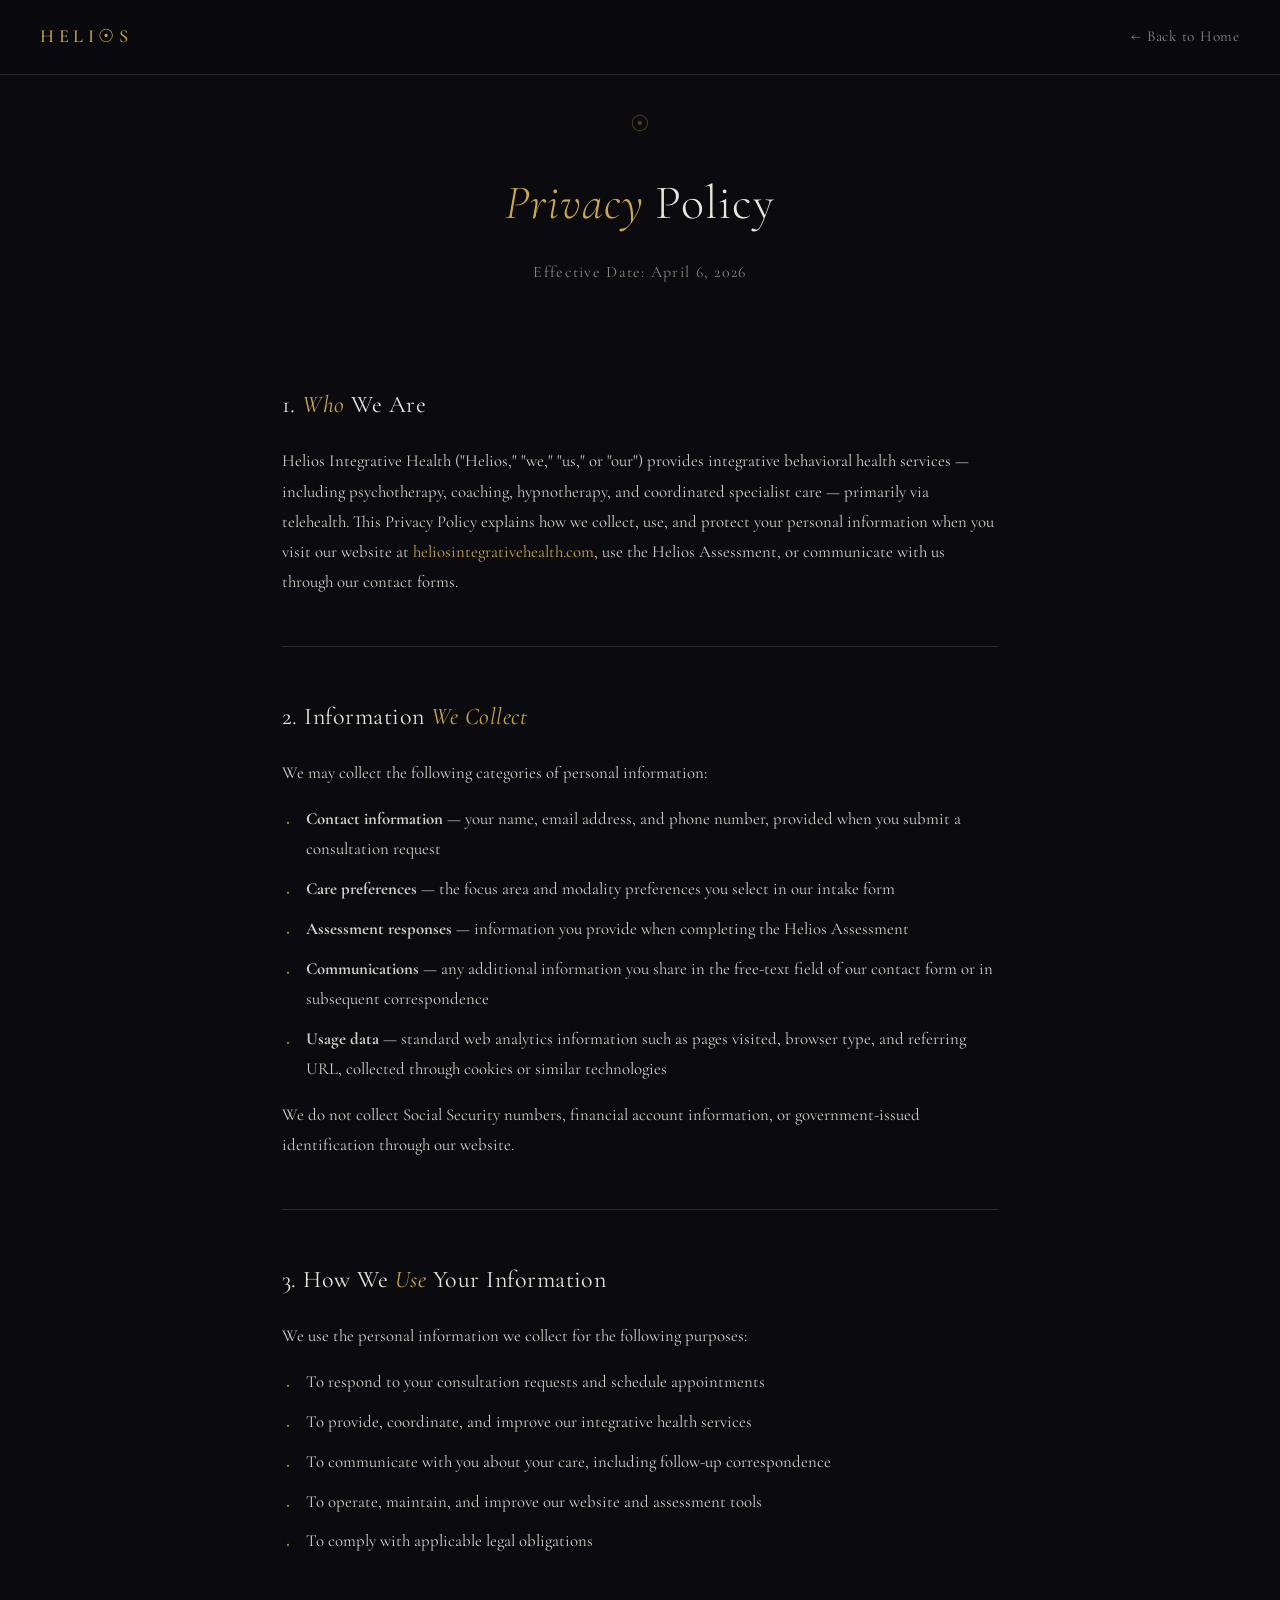
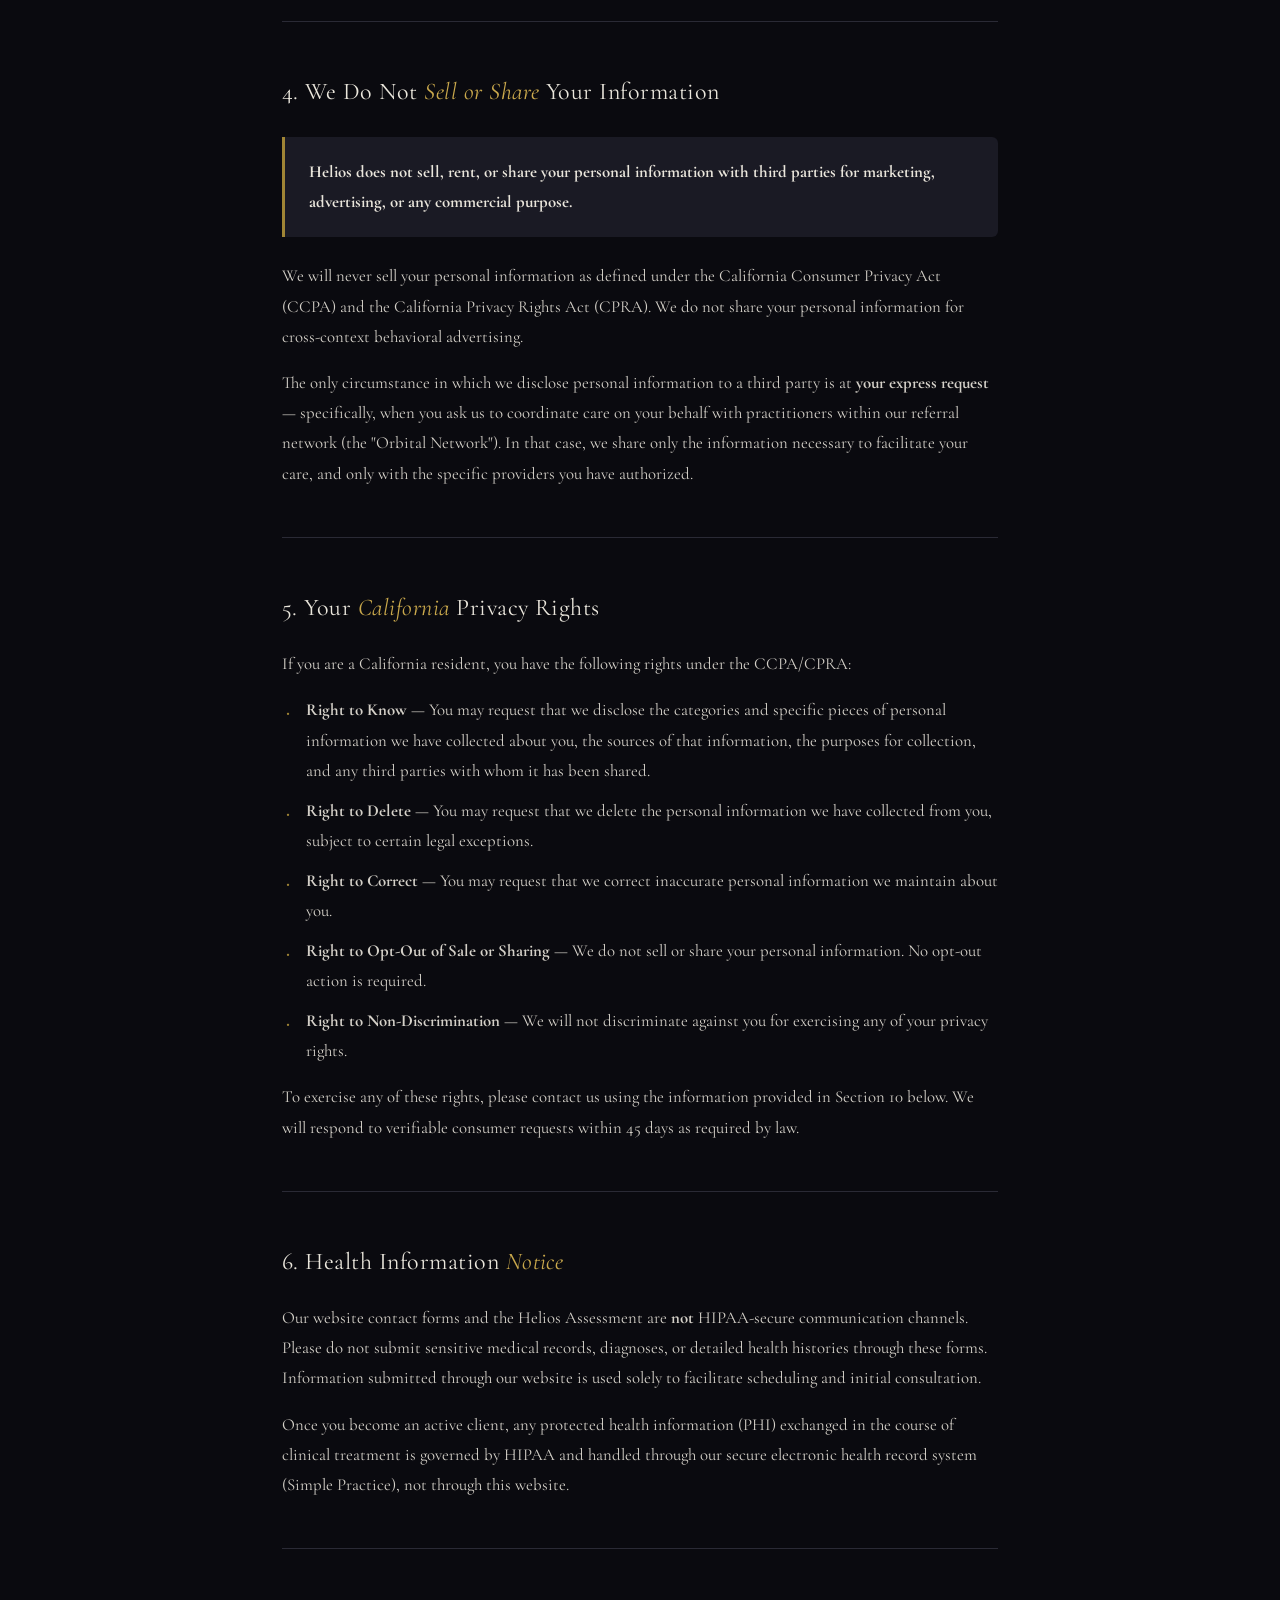
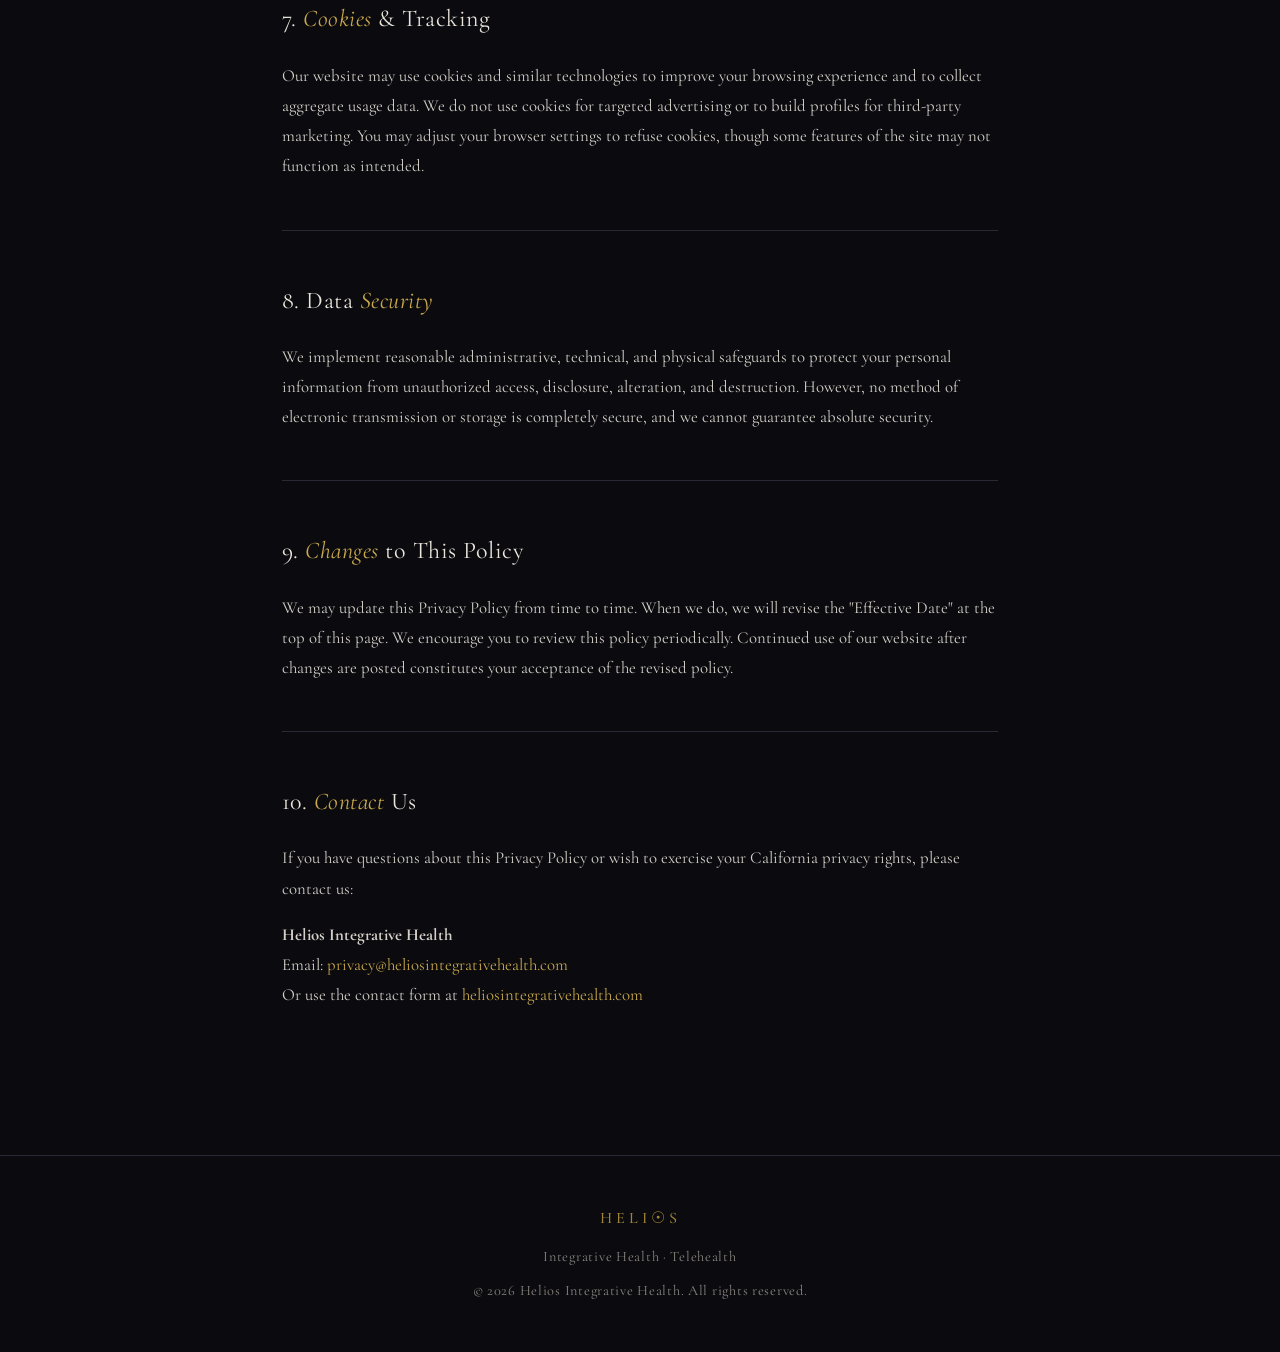
<file: privacy.html>
<!DOCTYPE html>
<html lang="en">
<head>
  <meta charset="UTF-8" />
  <meta name="viewport" content="width=device-width, initial-scale=1.0" />
  <title>Privacy Policy — Helios Integrative Health</title>
  <meta name="description" content="Privacy Policy for Helios Integrative Health. Learn how we collect, use, and protect your personal information." />
  <link rel="preconnect" href="https://fonts.googleapis.com" />
  <link rel="preconnect" href="https://fonts.gstatic.com" crossorigin />
  <link href="https://fonts.googleapis.com/css2?family=Cormorant+Garamond:ital,wght@0,300;0,400;0,500;0,600;1,300;1,400&display=swap" rel="stylesheet" />
  <style>
    *, *::before, *::after { margin: 0; padding: 0; box-sizing: border-box; }

    :root {
      --color-bg: #0a0a0f;
      --color-bg-elevated: #111118;
      --color-surface: #1a1a24;
      --color-gold: #c9a84c;
      --color-gold-dim: #a08535;
      --color-text: #d4d0c8;
      --color-text-muted: #8a8780;
      --color-text-bright: #eae6dc;
      --color-border: #2a2a35;
      --font-display: 'Cormorant Garamond', Georgia, serif;
      --max-width: 780px;
    }

    html {
      font-size: 16px;
      scroll-behavior: smooth;
    }

    body {
      font-family: var(--font-display);
      background-color: var(--color-bg);
      color: var(--color-text);
      line-height: 1.8;
      -webkit-font-smoothing: antialiased;
    }

    /* --- NAV BAR --- */
    .nav {
      position: fixed;
      top: 0;
      left: 0;
      right: 0;
      z-index: 100;
      display: flex;
      align-items: center;
      justify-content: space-between;
      padding: 1.25rem 2.5rem;
      background: rgba(10, 10, 15, 0.85);
      backdrop-filter: blur(12px);
      border-bottom: 1px solid var(--color-border);
    }

    .nav-logo {
      font-family: var(--font-display);
      font-size: 1.15rem;
      font-weight: 500;
      letter-spacing: 0.25em;
      color: var(--color-gold);
      text-decoration: none;
    }

    .nav-back {
      font-family: var(--font-display);
      font-size: 0.95rem;
      color: var(--color-text-muted);
      text-decoration: none;
      letter-spacing: 0.05em;
      transition: color 0.3s ease;
    }
    .nav-back:hover { color: var(--color-gold); }

    /* --- HERO --- */
    .hero {
      padding: 10rem 2rem 4rem;
      text-align: center;
      position: relative;
    }
    .hero::after {
      content: '☉';
      position: absolute;
      top: 6.5rem;
      left: 50%;
      transform: translateX(-50%);
      font-size: 1.4rem;
      color: var(--color-gold-dim);
      opacity: 0.5;
    }
    .hero h1 {
      font-family: var(--font-display);
      font-size: clamp(2rem, 5vw, 3rem);
      font-weight: 300;
      color: var(--color-text-bright);
      letter-spacing: 0.02em;
      margin-bottom: 0.75rem;
    }
    .hero h1 em {
      font-style: italic;
      color: var(--color-gold);
    }
    .hero .effective-date {
      font-size: 1rem;
      color: var(--color-text-muted);
      letter-spacing: 0.08em;
    }

    /* --- CONTENT --- */
    .content {
      max-width: var(--max-width);
      margin: 0 auto;
      padding: 2rem 2rem 6rem;
    }

    .section {
      margin-bottom: 3rem;
      padding-bottom: 3rem;
      border-bottom: 1px solid var(--color-border);
    }
    .section:last-child {
      border-bottom: none;
      margin-bottom: 0;
    }

    .section h2 {
      font-family: var(--font-display);
      font-size: 1.5rem;
      font-weight: 400;
      color: var(--color-text-bright);
      margin-bottom: 1.25rem;
      letter-spacing: 0.02em;
    }
    .section h2 em {
      font-style: italic;
      color: var(--color-gold);
    }

    .section p {
      margin-bottom: 1rem;
      font-size: 1.05rem;
      color: var(--color-text);
    }
    .section p:last-child { margin-bottom: 0; }

    .section ul {
      list-style: none;
      padding-left: 0;
      margin-bottom: 1rem;
    }
    .section ul li {
      position: relative;
      padding-left: 1.5rem;
      margin-bottom: 0.6rem;
      font-size: 1.05rem;
      color: var(--color-text);
    }
    .section ul li::before {
      content: '·';
      position: absolute;
      left: 0.25rem;
      color: var(--color-gold-dim);
      font-weight: 600;
      font-size: 1.3rem;
      line-height: 1.6;
    }

    .highlight-box {
      background: var(--color-surface);
      border-left: 3px solid var(--color-gold-dim);
      padding: 1.25rem 1.5rem;
      margin: 1.5rem 0;
      border-radius: 0 6px 6px 0;
    }
    .highlight-box p {
      color: var(--color-text-bright);
      font-size: 1.05rem;
      margin-bottom: 0;
    }

    a {
      color: var(--color-gold);
      text-decoration: none;
      border-bottom: 1px solid transparent;
      transition: border-color 0.3s ease;
    }
    a:hover { border-bottom-color: var(--color-gold); }

    /* --- FOOTER --- */
    .footer {
      text-align: center;
      padding: 3rem 2rem;
      border-top: 1px solid var(--color-border);
      color: var(--color-text-muted);
      font-size: 0.9rem;
      letter-spacing: 0.05em;
    }
    .footer-logo {
      font-family: var(--font-display);
      font-size: 1rem;
      font-weight: 500;
      letter-spacing: 0.25em;
      color: var(--color-gold-dim);
      margin-bottom: 0.75rem;
    }

    /* --- ANIMATIONS --- */
    @keyframes fadeUp {
      from { opacity: 0; transform: translateY(20px); }
      to { opacity: 1; transform: translateY(0); }
    }
    .hero, .section {
      animation: fadeUp 0.8s ease both;
    }
    .section:nth-child(2) { animation-delay: 0.05s; }
    .section:nth-child(3) { animation-delay: 0.1s; }
    .section:nth-child(4) { animation-delay: 0.15s; }

    @media (max-width: 600px) {
      .nav { padding: 1rem 1.25rem; }
      .hero { padding: 8rem 1.25rem 3rem; }
      .content { padding: 1.5rem 1.25rem 4rem; }
    }
  </style>
</head>
<body>

  <nav class="nav">
    <a href="https://heliosintegrativehealth.com/" class="nav-logo">HELI☉S</a>
    <a href="https://heliosintegrativehealth.com/" class="nav-back">← Back to Home</a>
  </nav>

  <header class="hero">
    <h1><em>Privacy</em> Policy</h1>
    <p class="effective-date">Effective Date: April 6, 2026</p>
  </header>

  <main class="content">

    <div class="section">
      <h2>1. <em>Who</em> We Are</h2>
      <p>Helios Integrative Health ("Helios," "we," "us," or "our") provides integrative behavioral health services — including psychotherapy, coaching, hypnotherapy, and coordinated specialist care — primarily via telehealth. This Privacy Policy explains how we collect, use, and protect your personal information when you visit our website at <a href="https://heliosintegrativehealth.com">heliosintegrativehealth.com</a>, use the Helios Assessment, or communicate with us through our contact forms.</p>
    </div>

    <div class="section">
      <h2>2. Information <em>We Collect</em></h2>
      <p>We may collect the following categories of personal information:</p>
      <ul>
        <li><strong>Contact information</strong> — your name, email address, and phone number, provided when you submit a consultation request</li>
        <li><strong>Care preferences</strong> — the focus area and modality preferences you select in our intake form</li>
        <li><strong>Assessment responses</strong> — information you provide when completing the Helios Assessment</li>
        <li><strong>Communications</strong> — any additional information you share in the free-text field of our contact form or in subsequent correspondence</li>
        <li><strong>Usage data</strong> — standard web analytics information such as pages visited, browser type, and referring URL, collected through cookies or similar technologies</li>
      </ul>
      <p>We do not collect Social Security numbers, financial account information, or government-issued identification through our website.</p>
    </div>

    <div class="section">
      <h2>3. How We <em>Use</em> Your Information</h2>
      <p>We use the personal information we collect for the following purposes:</p>
      <ul>
        <li>To respond to your consultation requests and schedule appointments</li>
        <li>To provide, coordinate, and improve our integrative health services</li>
        <li>To communicate with you about your care, including follow-up correspondence</li>
        <li>To operate, maintain, and improve our website and assessment tools</li>
        <li>To comply with applicable legal obligations</li>
      </ul>
    </div>

    <div class="section">
      <h2>4. We Do Not <em>Sell or Share</em> Your Information</h2>
      <div class="highlight-box">
        <p><strong>Helios does not sell, rent, or share your personal information with third parties for marketing, advertising, or any commercial purpose.</strong></p>
      </div>
      <p>We will never sell your personal information as defined under the California Consumer Privacy Act (CCPA) and the California Privacy Rights Act (CPRA). We do not share your personal information for cross-context behavioral advertising.</p>
      <p>The only circumstance in which we disclose personal information to a third party is at <strong>your express request</strong> — specifically, when you ask us to coordinate care on your behalf with practitioners within our referral network (the "Orbital Network"). In that case, we share only the information necessary to facilitate your care, and only with the specific providers you have authorized.</p>
    </div>

    <div class="section">
      <h2>5. Your <em>California</em> Privacy Rights</h2>
      <p>If you are a California resident, you have the following rights under the CCPA/CPRA:</p>
      <ul>
        <li><strong>Right to Know</strong> — You may request that we disclose the categories and specific pieces of personal information we have collected about you, the sources of that information, the purposes for collection, and any third parties with whom it has been shared.</li>
        <li><strong>Right to Delete</strong> — You may request that we delete the personal information we have collected from you, subject to certain legal exceptions.</li>
        <li><strong>Right to Correct</strong> — You may request that we correct inaccurate personal information we maintain about you.</li>
        <li><strong>Right to Opt-Out of Sale or Sharing</strong> — We do not sell or share your personal information. No opt-out action is required.</li>
        <li><strong>Right to Non-Discrimination</strong> — We will not discriminate against you for exercising any of your privacy rights.</li>
      </ul>
      <p>To exercise any of these rights, please contact us using the information provided in Section 10 below. We will respond to verifiable consumer requests within 45 days as required by law.</p>
    </div>

    <div class="section">
      <h2>6. Health Information <em>Notice</em></h2>
      <p>Our website contact forms and the Helios Assessment are <strong>not</strong> HIPAA-secure communication channels. Please do not submit sensitive medical records, diagnoses, or detailed health histories through these forms. Information submitted through our website is used solely to facilitate scheduling and initial consultation.</p>
      <p>Once you become an active client, any protected health information (PHI) exchanged in the course of clinical treatment is governed by HIPAA and handled through our secure electronic health record system (Simple Practice), not through this website.</p>
    </div>

    <div class="section">
      <h2>7. <em>Cookies</em> & Tracking</h2>
      <p>Our website may use cookies and similar technologies to improve your browsing experience and to collect aggregate usage data. We do not use cookies for targeted advertising or to build profiles for third-party marketing. You may adjust your browser settings to refuse cookies, though some features of the site may not function as intended.</p>
    </div>

    <div class="section">
      <h2>8. Data <em>Security</em></h2>
      <p>We implement reasonable administrative, technical, and physical safeguards to protect your personal information from unauthorized access, disclosure, alteration, and destruction. However, no method of electronic transmission or storage is completely secure, and we cannot guarantee absolute security.</p>
    </div>

    <div class="section">
      <h2>9. <em>Changes</em> to This Policy</h2>
      <p>We may update this Privacy Policy from time to time. When we do, we will revise the "Effective Date" at the top of this page. We encourage you to review this policy periodically. Continued use of our website after changes are posted constitutes your acceptance of the revised policy.</p>
    </div>

    <div class="section">
      <h2>10. <em>Contact</em> Us</h2>
      <p>If you have questions about this Privacy Policy or wish to exercise your California privacy rights, please contact us:</p>
      <p>
        <strong>Helios Integrative Health</strong><br />
        Email: <a href="mailto:privacy@heliosintegrativehealth.com">privacy@heliosintegrativehealth.com</a><br />
        Or use the contact form at <a href="https://heliosintegrativehealth.com/#contact">heliosintegrativehealth.com</a>
      </p>
    </div>

  </main>

  <footer class="footer">
    <div class="footer-logo">HELI☉S</div>
    <p>Integrative Health · Telehealth</p>
    <p style="margin-top: 0.5rem;">&copy; 2026 Helios Integrative Health. All rights reserved.</p>
  </footer>

</body>
</html>
</file>
<file: styles.css>
/* ============================================================
   HELIOS INTEGRATIVE HEALTH — SHARED STYLESHEET
   Extracted from index.html + extended for service pages
   ============================================================ */

/* ---- TOKENS — LIGHT (default) ---- */
:root,
[data-theme="light"] {
  --bg:               #FAF8F3;
  --bg-void:          #F4EFE7;
  --bg-mid:           #EDE5D8;
  --bg-surface:       #E8DFD0;
  --gold:             #9A6F20;
  --gold-light:       #B8882E;
  --gold-pale:        #7A5518;
  --sun:              #F4A832;
  --text:             #1E1710;
  --text-dim:         #5C4F42;
  --muted:            #9A8878;
  --error:            #B04040;
  --border-faint:     rgba(154,111,32,0.06);
  --border-subtle:    rgba(154,111,32,0.12);
  --border-default:   rgba(154,111,32,0.18);
  --border-mid:       rgba(154,111,32,0.28);
  --border-prominent: rgba(154,111,32,0.40);
  --border-strong:    rgba(154,111,32,0.55);
  --glass-card:       rgba(255,255,255,0.28);
  --glass-card-hover: rgba(255,255,255,0.45);
  --glass-nav:        rgba(250,248,243,0.85);
  --shadow-btn:       0 4px 24px rgba(154,111,32,0.22);
  --shadow-btn-hover: 0 8px 36px rgba(154,111,32,0.35);
}

/* ---- TOKENS — DARK ---- */
[data-theme="dark"] {
  --bg:               #08090F;
  --bg-void:          #0D0E18;
  --bg-mid:           #141524;
  --bg-surface:       #1A1C30;
  --gold:             #C9A84C;
  --gold-light:       #E8C97A;
  --gold-pale:        #F5E4B2;
  --sun:              #F4A832;
  --text:             #EDE8DC;
  --text-dim:         #b8b0a0;
  --muted:            #8a8070;
  --error:            #e07070;
  --border-faint:     var(--border-faint);
  --border-subtle:    var(--border-subtle);
  --border-default:   var(--border-default);
  --border-mid:       var(--border-mid);
  --border-prominent: var(--border-prominent);
  --border-strong:    var(--border-strong);
  --glass-card:       var(--glass-card);
  --glass-card-hover: var(--glass-card-hover);
  --glass-nav:        rgba(8,9,15,0.92);
  --shadow-btn:       0 4px 30px rgba(201,168,76,0.30);
  --shadow-btn-hover: 0 8px 40px rgba(201,168,76,0.45);
}

/* ---- LIGHT THEME COMPONENT OVERRIDES ---- */
[data-theme="light"] .sun-core {
  box-shadow: 0 0 60px 28px rgba(244,168,50,0.22), 0 0 140px 70px rgba(244,168,50,0.10), 0 0 300px 140px rgba(244,168,50,0.04);
}

/* ---- RESET ---- */
*, *::before, *::after { box-sizing: border-box; margin: 0; padding: 0; }
html { scroll-behavior: smooth; }
body {
  background: var(--bg);
  color: var(--text);
  font-family: 'Jost', sans-serif;
  font-weight: 400;
  overflow-x: hidden;
}
@media (pointer: fine) { body { cursor: none; } }

/* ---- CURSOR ---- */
.cursor { width:8px;height:8px;background:var(--gold);border-radius:50%;position:fixed;top:0;left:0;pointer-events:none;z-index:9999;transition:transform 0.15s ease;mix-blend-mode:screen; }
.cursor-ring { width:32px;height:32px;border:1px solid rgba(201,168,76,0.4);border-radius:50%;position:fixed;top:0;left:0;pointer-events:none;z-index:9998;transition:all 0.35s cubic-bezier(.17,.67,.5,1.2); }
@media(max-width:900px){ .cursor,.cursor-ring { display:none; } body { cursor:auto; } }

/* ---- NEBULA CANVAS ---- */
#helios-nebula { position:fixed;inset:0;z-index:0;pointer-events:none;display:block;width:100vw;height:100vh; }

/* ---- NAV ---- */
nav:not(.footer-nav):not(.breadcrumb) {
  position:fixed;top:0;left:0;right:0;z-index:200;
  padding:28px 60px;
  display:flex;align-items:center;justify-content:space-between;
  background: var(--glass-nav);
  backdrop-filter:blur(16px);
  border-bottom: 1px solid var(--border-faint);
  transition: padding 0.35s ease, background 0.35s ease;
}
nav:not(.footer-nav):not(.breadcrumb).scrolled {
  padding: 16px 60px;
  background: var(--glass-nav);
  backdrop-filter: blur(16px);
  box-shadow: 0 1px 0 var(--border-faint);
}
.nav-logo { font-family:'Cormorant Garamond',serif;font-size:1.6rem;font-weight:500;letter-spacing:0.12em;color:var(--gold-light);text-decoration:none; }
/* ---- WORDMARK ANIMATION (helios-scheme/wordmark.css) ---- */
.helios-wordmark { display:inline-flex;align-items:center; }
.helios-wordmark__icon { position:relative;width:0.82em;height:1em;flex-shrink:0;display:inline-flex;align-items:center;justify-content:center;margin:0 0.01em; }
.helios-wordmark__sun { position:absolute;width:28%;height:28%;border-radius:50%;background:radial-gradient(circle at 35% 35%,#FFE5A0,#F4A832 50%,#C97A15);box-shadow:0 0 4px 2px rgba(244,168,50,0.55);z-index:1;animation:helios-sun-pulse 4s ease-in-out infinite; }
.helios-wordmark__orbit { position:absolute;border-radius:50%;top:0;left:0;right:0;bottom:0;margin:auto; }
.helios-wordmark__orbit--1 { width:55%;height:55%;border:1px solid rgba(154,111,32,0.65);animation:helios-orbit-spin 6s linear infinite; }
.helios-wordmark__orbit--2 { width:88%;height:88%;border:1px solid rgba(154,111,32,0.30);animation:helios-orbit-spin 14s linear infinite reverse; }
.helios-wordmark__planet { position:absolute;border-radius:50%;left:50%;transform:translateX(-50%); }
.helios-wordmark__planet--1 { width:3px;height:3px;top:-1.5px;background:#4A88B5; }
.helios-wordmark__planet--2 { width:2.5px;height:2.5px;top:-1.25px;background:#B8882E; }
@keyframes helios-orbit-spin { from{transform:rotate(0deg)} to{transform:rotate(360deg)} }
@keyframes helios-sun-pulse { 0%,100%{box-shadow:0 0 4px 2px rgba(244,168,50,0.55)} 50%{box-shadow:0 0 7px 4px rgba(244,168,50,0.80)} }
@media (prefers-reduced-motion:reduce) { .helios-wordmark__sun,.helios-wordmark__orbit--1,.helios-wordmark__orbit--2 { animation:none; } }
.nav-links { display:flex;gap:44px;list-style:none; }
.nav-links a { text-decoration:none;color:var(--text-dim);font-size:0.72rem;letter-spacing:0.22em;text-transform:uppercase;transition:color 0.3s; }
.nav-links a:hover { color:var(--gold); }
.nav-cta { padding:10px 28px;border:1px solid var(--border-strong);border-radius:2px;color:var(--gold)!important;transition:all 0.3s!important; }
.nav-cta:hover { background:var(--border-faint)!important;border-color:var(--gold)!important;color:var(--gold)!important; }

/* ---- HAMBURGER ---- */
.hamburger {
  display:none;flex-direction:column;justify-content:space-between;
  width:28px;height:18px;cursor:pointer;z-index:200;
  padding:13px;box-sizing:content-box;
  -webkit-tap-highlight-color:transparent;
}
.hamburger span {
  display:block;height:1px;background:var(--gold-light);
  transition:all 0.35s ease;transform-origin:center;
}
.hamburger.open span:nth-child(1) { transform:translateY(8.5px) rotate(45deg); }
.hamburger.open span:nth-child(2) { opacity:0;transform:scaleX(0); }
.hamburger.open span:nth-child(3) { transform:translateY(-8.5px) rotate(-45deg); }

/* ---- MOBILE OVERLAY ---- */
.mobile-overlay {
  position:fixed;inset:0;z-index:150;
  background:var(--bg);
  display:flex;flex-direction:column;align-items:center;justify-content:center;gap:36px;
  opacity:0;pointer-events:none;
  transition:opacity 0.4s ease;
}
.mobile-overlay.open { opacity:1;pointer-events:all; }
.mobile-overlay a {
  font-family:'Cormorant Garamond',serif;
  font-size:2.2rem;font-weight:300;font-style:italic;
  color:var(--text-dim);text-decoration:none;letter-spacing:0.05em;
  opacity:0;transform:translateY(20px);
  transition:opacity 0.4s ease, transform 0.4s ease, color 0.3s;
}
.mobile-overlay.open a { opacity:1;transform:translateY(0); }
.mobile-overlay.open a:nth-child(1){transition-delay:.1s}
.mobile-overlay.open a:nth-child(2){transition-delay:.18s}
.mobile-overlay.open a:nth-child(3){transition-delay:.26s}
.mobile-overlay.open a:nth-child(4){transition-delay:.34s}
.mobile-overlay.open a:nth-child(5){transition-delay:.42s}
.mobile-overlay a:hover { color:var(--gold-light); }
.mobile-divider { width:1px;height:50px;background:linear-gradient(to bottom,transparent,var(--gold),transparent); }

/* ---- HOMEPAGE HERO ---- */
.hero { position:relative;z-index:1;display:flex;align-items:center;justify-content:center;flex-direction:column;text-align:center;padding:clamp(120px, 18vh, 220px) 40px 80px;overflow:hidden; }
.solar-system { position:absolute;inset:0;display:flex;align-items:center;justify-content:center;pointer-events:none;z-index:0; }
.hero-content { position:relative;z-index:2;display:flex;flex-direction:column;align-items:center;text-align:center; }
.sun-core { position:absolute;width:clamp(140px,16vw,280px);height:clamp(140px,16vw,280px);border-radius:50%;background:radial-gradient(circle at 35% 35%,#FFE5A0,#F4A832 40%,#C97A15 75%,#7A3E00);box-shadow:0 0 60px 28px rgba(244,168,50,0.4),0 0 140px 70px rgba(244,168,50,0.18),0 0 300px 140px rgba(244,168,50,0.07);animation:pulse-sun 4s ease-in-out infinite;will-change:box-shadow; }
@keyframes pulse-sun { 0%,100%{box-shadow:0 0 60px 28px rgba(244,168,50,0.4),0 0 140px 70px rgba(244,168,50,0.18),0 0 300px 140px rgba(244,168,50,0.07)}50%{box-shadow:0 0 80px 38px rgba(244,168,50,0.5),0 0 180px 90px rgba(244,168,50,0.22),0 0 380px 180px rgba(244,168,50,0.09)} }
.orbit { position:absolute;border-radius:50%;border:1px solid var(--border-subtle);animation:spin linear infinite;will-change:transform; }
.orbit-1{width:clamp(260px,24vw,380px);height:clamp(260px,24vw,380px);animation-duration:14s}
.orbit-2{width:clamp(390px,36vw,560px);height:clamp(390px,36vw,560px);animation-duration:22s;border-color:var(--border-faint)}
.orbit-3{width:clamp(530px,50vw,740px);height:clamp(530px,50vw,740px);animation-duration:35s;border-color:rgba(201,168,76,0.05);animation-direction:reverse}
.orbit-4{width:clamp(670px,62vw,920px);height:clamp(670px,62vw,920px);animation-duration:50s;border-color:rgba(201,168,76,0.035)}
.orbit-5{width:clamp(820px,74vw,1100px);height:clamp(820px,74vw,1100px);animation-duration:68s;border-color:rgba(201,168,76,0.025)}
.orbit-6{width:clamp(970px,86vw,1280px);height:clamp(970px,86vw,1280px);animation-duration:95s;border-color:rgba(201,168,76,0.018);animation-direction:reverse}
.orbit-7{width:clamp(1120px,98vw,1460px);height:clamp(1120px,98vw,1460px);animation-duration:132s;border-color:rgba(201,168,76,0.012)}
@keyframes spin{from{transform:rotate(0deg)}to{transform:rotate(360deg)}}
.planet{position:absolute;border-radius:50%;top:50%;transform-origin:center}
.orbit-1 .planet{width:12px;height:12px;background:radial-gradient(circle at 30% 30%,#A8D8EA,#4E9BB5);box-shadow:0 0 10px rgba(78,155,181,0.6);top:-6px;left:calc(50% - 6px)}
.orbit-2 .planet{width:16px;height:16px;background:radial-gradient(circle at 30% 30%,#C5A670,#8B6914);box-shadow:0 0 12px rgba(197,166,112,0.5);top:-8px;left:calc(50% - 8px)}
.orbit-3 .planet{width:10px;height:10px;background:radial-gradient(circle at 30% 30%,#D4A5C9,#8B5A7E);box-shadow:0 0 10px rgba(212,165,201,0.6);top:-5px;left:calc(50% - 5px)}
.orbit-4 .planet{width:14px;height:14px;background:radial-gradient(circle at 30% 30%,#A8C5A0,#4A7D42);box-shadow:0 0 10px rgba(168,197,160,0.5);top:-7px;left:calc(50% - 7px)}
.orbit-5 .planet{width:18px;height:18px;background:radial-gradient(circle at 30% 30%,#C8DCF0,#5B99CC);box-shadow:0 0 14px rgba(91,153,204,0.55);top:-9px;left:calc(50% - 9px)}
.orbit-6 .planet{width:11px;height:11px;background:radial-gradient(circle at 30% 30%,#D4937A,#8B4A32);box-shadow:0 0 10px rgba(212,147,122,0.5);top:-6px;left:calc(50% - 6px)}
.orbit-7 .planet{width:22px;height:22px;background:radial-gradient(circle at 30% 30%,#9BA8CC,#3A456E);box-shadow:0 0 16px rgba(100,115,170,0.5);top:-11px;left:calc(50% - 11px)}
.hero::before{content:'';position:absolute;top:50%;left:50%;transform:translate(-50%,-50%);width:clamp(700px,80vw,1400px);height:clamp(700px,80vw,1400px);background:radial-gradient(circle,rgba(244,168,50,0.04) 0%,transparent 70%);pointer-events:none}
.hero-eyebrow{font-size:0.68rem;letter-spacing:0.35em;text-transform:uppercase;color:var(--gold);margin-bottom:28px;opacity:0;animation:fade-up 1s 0.3s forwards}
.hero h1{font-family:'Cormorant Garamond',serif;font-size:clamp(3rem,7vw,5.8rem);font-weight:300;line-height:1.05;letter-spacing:-0.01em;max-width:820px;opacity:0;animation:fade-up 1s 0.5s forwards}
.hero h1 em{font-style:italic;color:var(--gold-light)}
.hero-sub{position:relative;z-index:2;margin-top:72px;font-size:clamp(1.5rem,3.5vw,2.9rem);font-weight:400;color:var(--text);letter-spacing:0.08em;opacity:0;animation:fade-up 1s 0.75s forwards}
.hero-actions{position:relative;z-index:2;margin-top:40px;display:flex;gap:20px;justify-content:center;flex-wrap:wrap;opacity:0;animation:fade-up 1s 1s forwards}
.btn-primary{padding:16px 44px;background:linear-gradient(135deg,var(--gold),var(--gold-light));color:var(--bg);font-family:'Jost',sans-serif;font-weight:500;font-size:0.75rem;letter-spacing:0.2em;text-transform:uppercase;text-decoration:none;border-radius:2px;transition:all 0.3s;box-shadow:var(--shadow-btn)}
.btn-primary:hover{transform:translateY(-2px);box-shadow:var(--shadow-btn-hover)}
.btn-ghost{padding:16px 44px;border:1px solid var(--border-prominent);color:var(--gold-light);font-family:'Jost',sans-serif;font-weight:300;font-size:0.75rem;letter-spacing:0.2em;text-transform:uppercase;text-decoration:none;border-radius:2px;transition:all 0.3s}
.btn-ghost:hover{background:var(--border-faint);border-color:var(--gold)}
.scroll-indicator{position:relative;margin-top:60px;display:flex;flex-direction:column;align-items:center;gap:8px;opacity:0;animation:fade-up 1s 1.4s forwards}
.scroll-indicator span{font-size:0.62rem;letter-spacing:0.3em;text-transform:uppercase;color:var(--muted)}
.scroll-line{width:1px;height:50px;background:linear-gradient(to bottom,var(--gold),transparent);animation:scroll-pulse 2s ease-in-out infinite}
@keyframes scroll-pulse{0%,100%{opacity:0.4;transform:scaleY(1)}50%{opacity:1;transform:scaleY(1.1)}}
@keyframes fade-up{from{opacity:0;transform:translateY(24px)}to{opacity:1;transform:translateY(0)}}

/* ---- DIVIDER ---- */
.divider{position:relative;z-index:1;display:flex;align-items:center;gap:20px;padding:0 60px;margin:20px 0}
.divider-line{flex:1;height:1px;background:linear-gradient(to right,transparent,var(--border-mid),transparent)}
.divider-sun{width:6px;height:6px;border-radius:50%;background:var(--gold);box-shadow:0 0 10px var(--gold)}

/* ---- INTRO ---- */
.intro{position:relative;z-index:1;padding:100px 60px;max-width:1200px;margin:0 auto;display:grid;grid-template-columns:1fr 1fr;gap:100px;align-items:center}
.intro-label{font-size:0.65rem;letter-spacing:0.35em;text-transform:uppercase;color:var(--gold);margin-bottom:24px}
.intro h2{font-family:'Cormorant Garamond',serif;font-size:clamp(2rem,3.5vw,3rem);font-weight:300;line-height:1.2}
.intro h2 em{font-style:italic;color:var(--gold-light)}
.intro-right p{font-size:1rem;line-height:1.85;color:var(--text-dim);font-weight:400}
.pricing-note{margin-top:28px;padding:16px 20px;border-left:2px solid var(--border-prominent);font-size:0.82rem;color:var(--muted);line-height:1.6;}
.pricing-note strong{color:var(--gold-pale);font-weight:500;}
.pricing-link{color:var(--gold);text-decoration:none;border-bottom:1px solid var(--border-prominent);transition:color 0.2s,border-color 0.2s;}
.pricing-link:hover{color:var(--gold-light);border-color:var(--gold-light);}

/* ---- METHOD ---- */
.method{position:relative;z-index:1;padding:100px 60px;background:linear-gradient(to bottom,transparent,var(--glass-card) 20%,var(--glass-card) 80%,transparent)}
.section-header{text-align:center;margin-bottom:80px}
.section-label{font-size:0.65rem;letter-spacing:0.35em;text-transform:uppercase;color:var(--gold);margin-bottom:20px}
.section-header h2{font-family:'Cormorant Garamond',serif;font-size:clamp(2.2rem,4vw,3.4rem);font-weight:300;line-height:1.15}
.section-header h2 em{font-style:italic;color:var(--gold-light)}
.method-steps{display:grid;grid-template-columns:repeat(3,1fr);gap:2px;max-width:1200px;margin:0 auto}
.step{padding:56px 48px;background:var(--glass-card);border:1px solid var(--border-faint);position:relative;transition:border-color 0.4s,background 0.4s;overflow:hidden}
.step::before{content:'';position:absolute;top:0;left:0;right:0;height:2px;background:linear-gradient(90deg,transparent,var(--gold),transparent);opacity:0;transition:opacity 0.4s}
.step:hover{border-color:var(--border-subtle);background:var(--glass-card-hover)}
.step:hover::before{opacity:1}
.step-number{font-family:'Cormorant Garamond',serif;font-size:4.5rem;font-weight:300;color:var(--border-subtle);line-height:1;margin-bottom:24px;transition:color 0.4s}
.step:hover .step-number{color:var(--border-mid)}
.step-icon{width:44px;height:44px;border-radius:50%;border:1px solid var(--border-mid);display:flex;align-items:center;justify-content:center;margin-bottom:28px;background:var(--border-faint)}
.step h3{font-family:'Cormorant Garamond',serif;font-size:1.5rem;font-weight:400;margin-bottom:16px;color:var(--gold-pale)}
.step p{font-size:0.925rem;line-height:1.8;color:var(--text-dim);font-weight:400}
.step-tags{margin-top:24px;display:flex;flex-wrap:wrap;gap:8px}
.tag{padding:4px 12px;border:1px solid rgba(201,168,76,0.2);border-radius:20px;font-size:0.65rem;letter-spacing:0.12em;color:var(--muted)}
svg.icon{width:20px;height:20px;fill:none;stroke:var(--gold);stroke-width:1.5}

/* ---- SPECIALTIES ---- */
.specialties{position:relative;z-index:1;padding:100px 60px;max-width:1200px;margin:0 auto}
.orbit-grid{display:grid;grid-template-columns:1fr 320px 1fr;gap:40px;align-items:center;margin-top:60px}
.spec-column{display:flex;flex-direction:column;gap:16px}
.spec-column.right{align-items:flex-end;text-align:right}
.spec-item{padding:20px 28px;border:1px solid var(--border-faint);border-radius:4px;background:var(--glass-card);transition:all 0.3s;max-width:280px}
.spec-item:hover{border-color:var(--border-mid);background:var(--glass-card-hover);transform:translateX(-4px)}
.spec-column.right .spec-item:hover{transform:translateX(4px)}
.spec-item h4{font-family:'Cormorant Garamond',serif;font-size:1.1rem;color:var(--gold-pale);margin-bottom:4px}
.spec-item p{font-size:0.78rem;color:var(--text-dim);letter-spacing:0.04em}
.orbit-center{display:flex;align-items:center;justify-content:center;flex-direction:column;gap:16px}
.center-orb{width:220px;height:220px;border-radius:50%;background:radial-gradient(circle at 35% 35%,rgba(244,168,50,0.5),var(--border-default) 50%,rgba(201,168,76,0.03));border:1px solid var(--border-mid);display:flex;align-items:center;justify-content:center;flex-direction:column;position:relative;box-shadow:0 0 60px rgba(201,168,76,0.1),inset 0 0 60px rgba(201,168,76,0.05);animation:pulse-sun 5s ease-in-out infinite}
.center-orb::before{content:'';position:absolute;inset:-20px;border-radius:50%;border:1px solid var(--border-faint);animation:spin 20s linear infinite}
.center-orb::after{content:'';position:absolute;inset:-45px;border-radius:50%;border:1px dashed rgba(201,168,76,0.05);animation:spin 35s linear infinite reverse}
.center-orb-text{font-family:'Cormorant Garamond',serif;font-size:1.8rem;font-weight:400;color:var(--gold-light);letter-spacing:0.05em}
.center-orb-sub{font-size:0.62rem;letter-spacing:0.25em;text-transform:uppercase;color:var(--gold);margin-top:4px}

/* ---- TEAM / ABOUT ---- */
.team {
  position:relative;z-index:1;
  padding:100px 60px;
  background:linear-gradient(to bottom,transparent,var(--glass-card) 20%,var(--glass-card) 80%,transparent);
}
.team-grid {
  display:grid;grid-template-columns:380px 1fr;gap:80px;
  max-width:1100px;margin:0 auto;align-items:start;
}
.team-member { margin-top:80px; }
.team-member + .team-member {
  margin-top:80px;
  padding-top:80px;
  border-top:1px solid var(--border-default);
}
.team-photo-wrap { position:sticky;top:140px; }
.team-photo {
  width:100%;aspect-ratio:4/5;object-fit:cover;object-position:top;
  filter:grayscale(20%) contrast(1.05);
  border:1px solid var(--border-default);
}
.team-photo-caption {
  margin-top:20px;
  padding:20px 24px;
  border:1px solid var(--border-subtle);
  background:var(--glass-card);
}
.team-photo-caption h3 {
  font-family:'Cormorant Garamond',serif;
  font-size:1.6rem;font-weight:400;color:var(--gold-pale);
  margin-bottom:4px;
}
.team-photo-caption .credentials {
  font-size:0.72rem;letter-spacing:0.18em;text-transform:uppercase;
  color:var(--gold);margin-bottom:14px;
}
.team-photo-caption p { font-size:0.82rem;color:var(--text-dim);line-height:1.7; }
.verified-badge {
  display:inline-flex;align-items:center;gap:6px;
  margin-top:12px;padding:5px 12px;
  border:1px solid var(--border-mid);border-radius:20px;
  font-size:0.62rem;letter-spacing:0.15em;text-transform:uppercase;color:var(--gold);
}
.verified-badge::before { content:'✓';font-size:0.75rem;color:var(--gold); }
.team-bio h2 {
  font-family:'Cormorant Garamond',serif;
  font-size:clamp(1.8rem,3vw,2.6rem);font-weight:300;line-height:1.2;
  margin-bottom:28px;
}
.team-bio h2 em{font-style:italic;color:var(--gold-light)}
.team-bio .lead {
  font-size:1.05rem;line-height:1.85;color:var(--text);margin-bottom:28px;font-weight:300;
}
.team-bio p {
  font-size:0.95rem;line-height:1.85;color:var(--text-dim);margin-bottom:20px;font-weight:400;
}
.team-stats {
  display:grid;grid-template-columns:repeat(3,1fr);gap:2px;margin:40px 0;
}
.stat-box {
  padding:28px 24px;background:var(--glass-card);border:1px solid var(--border-faint);
  text-align:center;
}
.stat-box .stat-n {
  font-family:'Cormorant Garamond',serif;
  font-size:2.2rem;font-weight:300;color:var(--gold-light);
  display:block;margin-bottom:6px;
}
.stat-box .stat-label {
  font-size:0.68rem;letter-spacing:0.18em;text-transform:uppercase;color:var(--muted);
}
.modalities-grid { display:flex;flex-wrap:wrap;gap:8px;margin-top:8px; }

/* ---- QUOTE ---- */
.quote-section{position:relative;z-index:1;padding:120px 60px;text-align:center;background:linear-gradient(to bottom,transparent,var(--glass-card),transparent)}
.quote-mark{font-family:'Cormorant Garamond',serif;font-size:8rem;color:var(--border-faint);line-height:0.5;margin-bottom:40px}
blockquote{font-family:'Cormorant Garamond',serif;font-size:clamp(1.5rem,3vw,2.4rem);font-weight:300;font-style:italic;line-height:1.4;max-width:900px;margin:0 auto;color:var(--text)}
blockquote em{color:var(--gold-light);font-style:normal}
blockquote cite{display:block;margin-top:32px;font-family:'Jost',sans-serif;font-style:normal;font-size:0.68rem;letter-spacing:0.3em;text-transform:uppercase;color:var(--gold)}

/* ---- BOOKING / CONTACT ---- */
.contact {
  position:relative;z-index:1;
  padding:100px 60px;
  max-width:1100px;margin:0 auto;
  display:grid;grid-template-columns:1fr 1fr;gap:80px;align-items:start;
}
.contact-left h2 {
  font-family:'Cormorant Garamond',serif;
  font-size:clamp(2rem,3.5vw,3rem);font-weight:300;line-height:1.2;margin-bottom:20px;
}
.contact-left h2 em{font-style:italic;color:var(--gold-light)}
.contact-left p {font-size:0.95rem;line-height:1.85;color:var(--text-dim);margin-bottom:28px;}
.contact-detail {
  display:flex;align-items:center;gap:14px;
  padding:16px 0;border-bottom:1px solid var(--border-faint);
  font-size:0.88rem;color:var(--text-dim);
}
.contact-detail:last-of-type{border-bottom:none}
.contact-detail-icon {
  width:32px;height:32px;border-radius:50%;
  border:1px solid var(--border-mid);
  display:flex;align-items:center;justify-content:center;
  font-size:0.9rem;flex-shrink:0;
}
.contact-detail strong{color:var(--gold-pale);display:block;font-size:0.72rem;letter-spacing:0.12em;text-transform:uppercase;margin-bottom:2px}
.booking-form {
  background:var(--glass-card);
  border:1px solid var(--border-subtle);
  padding:48px;
}
.form-title { font-family:'Cormorant Garamond',serif;font-size:1.5rem;color:var(--gold-pale);margin-bottom:32px; }
.form-row { display:grid;grid-template-columns:1fr 1fr;gap:16px; }
.form-group { margin-bottom:20px; }
.form-group label { display:block;font-size:0.65rem;letter-spacing:0.22em;text-transform:uppercase;color:var(--muted);margin-bottom:8px; }
.form-group input,
.form-group select,
.form-group textarea {
  width:100%;padding:14px 16px;
  background:var(--glass-card);
  border:1px solid var(--border-default);
  color:var(--text);font-family:'Jost',sans-serif;
  font-size:1rem;font-weight:300;
  border-radius:2px;
  transition:border-color 0.3s,background 0.3s;
  -webkit-appearance:none;
}
.form-group input:focus,
.form-group select:focus,
.form-group textarea:focus { outline:none;border-color:var(--border-strong);background:var(--glass-card-hover); }
.form-group input::placeholder,
.form-group textarea::placeholder { color:var(--muted); }
.form-group select { cursor:pointer;color:var(--text-dim); }
.form-group select option { background:var(--bg-mid);color:var(--text); }
.form-group textarea { resize:vertical;min-height:110px;line-height:1.6; }
.form-submit {
  width:100%;padding:18px;
  background:linear-gradient(135deg,var(--gold),var(--gold-light));
  color:var(--bg);font-family:'Jost',sans-serif;font-weight:500;
  font-size:0.75rem;letter-spacing:0.22em;text-transform:uppercase;
  border:none;border-radius:2px;cursor:pointer;
  transition:all 0.3s;box-shadow:var(--shadow-btn);
  margin-top:8px;
}
.form-submit:hover{transform:translateY(-2px);box-shadow:var(--shadow-btn-hover)}
.form-disclaimer { margin-top:14px;font-size:0.7rem;color:var(--muted);text-align:center;line-height:1.6; }
.form-honeypot { position:absolute;overflow:hidden;clip:rect(0,0,0,0);height:1px;width:1px;margin:-1px;padding:0;border:0; }
.form-net-error { display:none;margin-top:14px;font-size:0.78rem;color:#e07070;text-align:center;line-height:1.6; }
.required-star { color:var(--gold);margin-left:2px; }
.field-optional { font-size:0.6rem;color:var(--muted);letter-spacing:0.1em;text-transform:lowercase;margin-left:4px; }
.field-hint { display:block;font-size:0.68rem;color:var(--muted);margin-top:5px;padding-left:2px; }
.field-error { display:block;font-size:0.72rem;color:#e07070;min-height:1em;margin-top:5px;padding-left:2px;opacity:0;transition:opacity 0.25s; }
.field-error:not(:empty) { opacity:1; }
.form-group.has-error input, .form-group.has-error select, .form-group.has-error textarea { border-color:#e07070 !important;background:rgba(224,112,112,0.04) !important; }
.form-group.is-valid input, .form-group.is-valid select { border-color:rgba(201,168,76,0.45); }
.form-submit.loading { opacity:0.75;pointer-events:none;cursor:not-allowed; }
.btn-spinner { letter-spacing:0.3em;font-size:0.5rem;animation:dot-pulse 1.2s ease-in-out infinite; }
@keyframes dot-pulse { 0%,100%{opacity:0.3}50%{opacity:1} }
.form-success { display:none;text-align:center;padding:40px 20px; }
.form-success .success-icon { font-size:2.5rem;margin-bottom:16px; }
.form-success h3 { font-family:'Cormorant Garamond',serif;font-size:1.8rem;color:var(--gold-pale);margin-bottom:12px; }
.form-success p { color:var(--text-dim);font-size:0.9rem;line-height:1.7; }

/* ---- FOOTER ---- */
footer {
  position:relative;z-index:1;
  padding:60px;
  border-top:1px solid var(--border-subtle);
  background: transparent;
  display:flex;align-items:flex-start;justify-content:space-between;gap:60px;
}
.footer-logo{font-family:'Cormorant Garamond',serif;font-size:1.4rem;font-weight:400;color:var(--gold-light);letter-spacing:0.1em}
.footer-tagline{font-size:0.72rem;letter-spacing:0.2em;text-transform:uppercase;color:var(--muted)}
.footer-nav { display:flex;gap:52px;align-items:flex-start;flex-wrap:wrap; }
.footer-col-title { font-size:0.6rem;letter-spacing:0.25em;text-transform:uppercase;color:var(--gold);margin-bottom:16px;display:block; }
.footer-links { display:flex;flex-direction:column;gap:10px;list-style:none; }
.footer-links a { text-decoration:none;color:var(--text-dim);font-size:0.72rem;letter-spacing:0.12em;transition:color 0.3s; }
.footer-links a:hover { color:var(--gold-light); }

/* ---- REVEAL ---- */
.reveal{opacity:0;transform:translateY(30px);transition:opacity 0.8s ease,transform 0.8s ease}
.reveal.visible{opacity:1;transform:translateY(0)}

/* ---- NOISE ---- */
body::after{content:'';position:fixed;inset:0;background-image:url("data:image/svg+xml,%3Csvg viewBox='0 0 256 256' xmlns='http://www.w3.org/2000/svg'%3E%3Cfilter id='n'%3E%3CfeTurbulence type='fractalNoise' baseFrequency='0.9' numOctaves='4' stitchTiles='stitch'/%3E%3C/filter%3E%3Crect width='100%25' height='100%25' filter='url(%23n)' opacity='1'/%3E%3C/svg%3E");opacity:0.018;pointer-events:none;z-index:200}

/* ---- FOCUS VISIBLE ---- */
:focus-visible { outline: 2px solid var(--gold);outline-offset: 3px;border-radius: 2px; }
:focus:not(:focus-visible) { outline: none; }

/* ---- THEME TOGGLE ---- */
.theme-toggle {
  background: none; border: 1px solid var(--border-default);
  border-radius: 50%; width: 36px; height: 36px;
  display: flex; align-items: center; justify-content: center;
  cursor: pointer; color: var(--text-dim);
  transition: color 0.3s, border-color 0.3s, background 0.3s;
  flex-shrink: 0; padding: 0;
}
.theme-toggle:hover { color: var(--gold); border-color: var(--border-prominent); }
.theme-icon--sun  { display: none; }
.theme-icon--moon { display: block; }
[data-theme="dark"] .theme-icon--sun  { display: block; }
[data-theme="dark"] .theme-icon--moon { display: none; }
.theme-toggle--mobile {
  display: flex; align-items: center; gap: 10px;
  width: auto; border-radius: 2px; padding: 10px 20px;
  font-size: 0.72rem; letter-spacing: 0.18em; text-transform: uppercase;
  color: var(--text-dim); border-color: var(--border-subtle);
}
.theme-toggle__label { font-family: 'Jost', sans-serif; }

/* ---- THEME TRANSITION (only after first paint) ---- */
.theme-ready,
.theme-ready body { transition: background-color 0.4s ease, color 0.4s ease; }
.theme-ready nav:not(.footer-nav):not(.breadcrumb),
.theme-ready .step,
.theme-ready .modality-card,
.theme-ready .related-card,
.theme-ready .spec-item,
.theme-ready .info-box,
.theme-ready .scope-notice,
.theme-ready .stat-box,
.theme-ready .booking-form,
.theme-ready .mobile-overlay,
.theme-ready footer {
  transition: background-color 0.4s ease, color 0.4s ease, border-color 0.4s ease;
}
.theme-ready input,
.theme-ready textarea,
.theme-ready select {
  transition: background-color 0.4s ease, border-color 0.4s ease, color 0.4s ease;
}

/* ---- REDUCED MOTION ---- */
@media (prefers-reduced-motion: reduce) {
  *, *::before, *::after {
    animation-duration: 0.01ms !important;
    animation-iteration-count: 1 !important;
    transition-duration: 0.01ms !important;
  }
  html { scroll-behavior: auto; }
}

/* ============================================================
   SERVICE PAGE STYLES (not used on homepage)
   ============================================================ */

/* ---- BREADCRUMB ---- */
.breadcrumb {
  position: relative; z-index: 1;
  display: flex; align-items: center; gap: 8px;
  padding: 108px 60px 0;
  font-size: 0.68rem; letter-spacing: 0.12em;
  color: var(--muted);
}
.breadcrumb a { color: var(--muted); text-decoration: none; transition: color 0.2s; }
.breadcrumb a:hover { color: var(--gold-light); }
.breadcrumb-sep { color: var(--border-prominent); }
.breadcrumb-current { color: var(--gold-pale); }

/* ---- PAGE HERO (service pages) ---- */
.page-hero {
  position: relative; z-index: 1;
  padding: clamp(110px, 16vh, 200px) 60px 80px;
  text-align: center; overflow: hidden;
}
/* When breadcrumb already clears the nav, reduce hero top padding */
.breadcrumb + .page-hero {
  padding-top: 52px;
}
.page-hero::before {
  content: ''; position: absolute; top: 50%; left: 50%;
  transform: translate(-50%, -50%);
  width: clamp(600px, 80vw, 1200px); height: clamp(600px, 80vw, 1200px);
  background: radial-gradient(circle, rgba(244,168,50,0.03) 0%, transparent 70%);
  pointer-events: none;
}
.page-eyebrow {
  font-size: 0.68rem; letter-spacing: 0.35em; text-transform: uppercase;
  color: var(--gold); margin-bottom: 20px;
  opacity: 0; animation: fade-up 0.8s 0.2s forwards;
}
.page-hero h1 {
  font-family: 'Cormorant Garamond', serif;
  font-size: clamp(2.4rem, 5.5vw, 4.8rem); font-weight: 300;
  line-height: 1.08; letter-spacing: -0.01em;
  max-width: 900px; margin: 0 auto 28px;
  opacity: 0; animation: fade-up 0.8s 0.35s forwards;
}
.page-hero h1 em { font-style: italic; color: var(--gold-light); }
.page-hero .lead {
  font-size: clamp(1rem, 1.8vw, 1.15rem); line-height: 1.8;
  color: var(--text-dim); max-width: 680px; margin: 0 auto 40px;
  opacity: 0; animation: fade-up 0.8s 0.5s forwards;
}
.page-hero-actions {
  display: flex; gap: 16px; justify-content: center; flex-wrap: wrap;
  opacity: 0; animation: fade-up 0.8s 0.65s forwards;
}

/* ---- CONTENT SECTIONS ---- */
.content-section {
  position: relative; z-index: 1;
  padding: 80px 60px;
  max-width: 1100px; margin: 0 auto;
}
.content-section.bg-dark {
  max-width: 100%;
  background: linear-gradient(to bottom, transparent, var(--glass-card) 15%, var(--glass-card) 85%, transparent);
}
.content-section.bg-dark .content-inner {
  max-width: 1100px; margin: 0 auto; padding: 0 60px;
}
.content-label {
  font-size: 0.65rem; letter-spacing: 0.35em; text-transform: uppercase;
  color: var(--gold); margin-bottom: 16px; display: block;
}
.content-h2 {
  font-family: 'Cormorant Garamond', serif;
  font-size: clamp(1.8rem, 3vw, 2.8rem); font-weight: 300; line-height: 1.2;
  margin-bottom: 28px;
}
.content-h2 em { font-style: italic; color: var(--gold-light); }
.content-h3 {
  font-family: 'Cormorant Garamond', serif;
  font-size: 1.4rem; font-weight: 400; color: var(--gold-pale);
  margin-bottom: 12px; margin-top: 32px;
}
.content-body p {
  font-size: 0.975rem; line-height: 1.85; color: var(--text-dim);
  margin-bottom: 20px; font-weight: 400;
}
.content-body p:last-child { margin-bottom: 0; }
.content-body .lead {
  font-size: 1.05rem; line-height: 1.85; color: var(--text);
  margin-bottom: 24px; font-weight: 300;
}
.content-body a {
  color: var(--gold); border-bottom: 1px solid var(--border-prominent);
  text-decoration: none; transition: color 0.2s, border-color 0.2s;
}
.content-body a:hover { color: var(--gold-light); border-color: var(--gold-light); }

/* ---- TWO-COLUMN CONTENT LAYOUT ---- */
.content-two-col {
  display: grid; grid-template-columns: 1fr 1fr; gap: 80px; align-items: start;
}

/* ---- MODALITY CARDS ---- */
.modality-grid {
  display: grid; grid-template-columns: repeat(auto-fit, minmax(300px, 1fr));
  gap: 2px; margin-top: 40px;
}
.modality-card {
  padding: 36px 32px;
  background: var(--glass-card); border: 1px solid var(--border-faint);
  transition: border-color 0.4s, background 0.4s;
}
.modality-card:hover { border-color: var(--border-subtle); background: var(--glass-card-hover); }
.modality-card h3 {
  font-family: 'Cormorant Garamond', serif;
  font-size: 1.3rem; font-weight: 400; color: var(--gold-pale); margin-bottom: 12px;
}
.modality-card p { font-size: 0.875rem; line-height: 1.75; color: var(--text-dim); margin: 0; }
.modality-card a { color: var(--gold); border-bottom: 1px solid var(--border-mid); text-decoration: none; transition: color 0.2s; }
.modality-card a:hover { color: var(--gold-light); }

/* ---- FAQ ---- */
.faq-section {
  position: relative; z-index: 1;
  padding: 80px 60px; max-width: 900px; margin: 0 auto;
}
.faq-item { border-bottom: 1px solid var(--border-faint); }
.faq-item:first-of-type { border-top: 1px solid var(--border-faint); }
.faq-question {
  display: flex; justify-content: space-between; align-items: center;
  padding: 24px 0; cursor: pointer;
  font-family: 'Cormorant Garamond', serif; font-size: 1.2rem; font-weight: 400;
  color: var(--gold-pale); background: none; border: none; width: 100%; text-align: left;
  gap: 16px; transition: color 0.2s;
}
.faq-question:hover { color: var(--gold-light); }
.faq-icon {
  flex-shrink: 0; width: 22px; height: 22px;
  border: 1px solid var(--border-mid); border-radius: 50%;
  display: flex; align-items: center; justify-content: center;
  color: var(--gold); font-size: 0.9rem; transition: transform 0.3s, background 0.3s;
  font-style: normal;
}
.faq-item.open .faq-icon { transform: rotate(45deg); background: var(--border-faint); }
.faq-answer {
  display: none; padding: 0 0 24px;
  font-size: 0.925rem; line-height: 1.85; color: var(--text-dim);
}
.faq-item.open .faq-answer { display: block; }

/* ---- RELATED SERVICES ---- */
.related-section {
  position: relative; z-index: 1;
  padding: 60px 60px 80px;
  max-width: 1100px; margin: 0 auto;
  border-top: 1px solid var(--border-faint);
}
.related-grid {
  display: grid; grid-template-columns: repeat(auto-fit, minmax(230px, 1fr));
  gap: 2px; margin-top: 32px;
}
.related-card {
  padding: 32px 28px;
  background: var(--glass-card); border: 1px solid var(--border-faint);
  text-decoration: none; display: block;
  transition: border-color 0.3s, background 0.3s;
}
.related-card:hover { border-color: var(--border-subtle); background: var(--glass-card-hover); }
.related-card .eyebrow { font-size: 0.6rem; letter-spacing: 0.25em; text-transform: uppercase; color: var(--gold); margin-bottom: 8px; display: block; }
.related-card h4 { font-family: 'Cormorant Garamond', serif; font-size: 1.15rem; font-weight: 400; color: var(--gold-pale); margin-bottom: 8px; }
.related-card p { font-size: 0.8rem; line-height: 1.7; color: var(--text-dim); }
.related-card .arrow { color: var(--gold); font-size: 0.8rem; margin-top: 12px; display: block; }

/* ---- CTA SECTION ---- */
.cta-section {
  position: relative; z-index: 1;
  padding: 100px 60px; text-align: center;
  background: linear-gradient(to bottom, transparent, var(--glass-card), transparent);
}
.cta-section h2 {
  font-family: 'Cormorant Garamond', serif;
  font-size: clamp(2rem, 4vw, 3.2rem); font-weight: 300; line-height: 1.2;
  margin-bottom: 20px;
}
.cta-section h2 em { font-style: italic; color: var(--gold-light); }
.cta-section p { font-size: 1rem; color: var(--text-dim); margin-bottom: 36px; max-width: 560px; margin-left: auto; margin-right: auto; }
.cta-actions { display: flex; gap: 16px; justify-content: center; flex-wrap: wrap; }

/* ---- PERSON SPOTLIGHT (service pages) ---- */
.person-section {
  position: relative; z-index: 1;
  padding: 80px 60px; max-width: 1100px; margin: 0 auto;
  display: grid; grid-template-columns: 300px 1fr; gap: 72px; align-items: start;
}
.person-photo { position: sticky; top: 120px; }
.person-photo img {
  width: 100%; aspect-ratio: 4/5; object-fit: cover; object-position: top;
  filter: grayscale(20%) contrast(1.05); border: 1px solid var(--border-default);
}
.person-photo-caption {
  padding: 20px 24px; border: 1px solid var(--border-subtle);
  background: var(--glass-card); border-top: none;
}
.person-photo-caption h3 { font-family: 'Cormorant Garamond', serif; font-size: 1.4rem; font-weight: 400; color: var(--gold-pale); margin-bottom: 4px; }
.person-photo-caption .cred { font-size: 0.68rem; letter-spacing: 0.18em; text-transform: uppercase; color: var(--gold); margin-bottom: 10px; display: block; }
.person-photo-caption p { font-size: 0.8rem; color: var(--text-dim); line-height: 1.7; }
.person-content .content-h2 { margin-bottom: 20px; }
.person-content .lead { font-size: 1.05rem; line-height: 1.85; color: var(--text); margin-bottom: 24px; font-weight: 300; }
.person-content p { font-size: 0.95rem; line-height: 1.85; color: var(--text-dim); margin-bottom: 18px; }

/* ---- PERSON LAYOUT (about page full bios) ---- */
.person-layout {
  display: grid; grid-template-columns: 300px 1fr; gap: 72px; align-items: start;
}
.person-layout-reverse { direction: rtl; }
.person-layout-reverse > * { direction: ltr; }
.person-photo-col { position: sticky; top: 120px; }
.person-photo-col .person-photo {
  width: 100%; aspect-ratio: 4/5; object-fit: cover; object-position: top;
  filter: grayscale(20%) contrast(1.05); border: 1px solid var(--border-default); display: block;
}
.person-credentials {
  display: flex; flex-wrap: wrap; gap: 8px; margin-top: 24px;
}
.person-credentials span {
  font-size: 0.65rem; letter-spacing: 0.14em; text-transform: uppercase;
  color: var(--gold); border: 1px solid rgba(201,168,76,0.3);
  padding: 5px 12px; white-space: nowrap;
}

/* ---- INFO BOX ---- */
.info-box {
  padding: 24px 28px; border-left: 2px solid var(--border-prominent);
  background: var(--glass-card); margin: 24px 0;
}
.info-box h4 { font-family: 'Cormorant Garamond', serif; font-size: 1.1rem; color: var(--gold-pale); margin-bottom: 8px; }
.info-box p { font-size: 0.875rem; line-height: 1.75; color: var(--text-dim); margin: 0; }

/* ---- SCOPE NOTICE (clinical scope statements) ---- */
.scope-notice {
  padding: 24px 28px; border: 1px solid var(--border-mid); border-radius: 2px;
  background: var(--border-faint); margin: 32px 0;
}
.scope-notice p { font-size: 0.875rem; line-height: 1.8; color: var(--text-dim); margin: 0; }
.scope-notice strong { color: var(--gold-pale); }
.scope-notice a { color: var(--gold); text-decoration: none; border-bottom: 1px solid var(--border-mid); }

/* ---- STATS STRIP ---- */
.stats-strip {
  display: grid; grid-template-columns: repeat(3, 1fr); gap: 2px;
  margin: 40px 0;
}

/* ---- "LEARN MORE" INLINE LINKS (homepage additions) ---- */
.section-more {
  display: inline-flex; align-items: center; gap: 8px;
  font-size: 0.72rem; letter-spacing: 0.18em; text-transform: uppercase;
  color: var(--gold); text-decoration: none;
  border-bottom: 1px solid var(--border-mid);
  transition: color 0.2s, border-color 0.2s;
  margin-top: 28px;
}
.section-more:hover { color: var(--gold-light); border-color: var(--gold-light); }

/* ============================================================
   RESPONSIVE
   ============================================================ */
@media(max-width:900px){
  nav:not(.footer-nav):not(.breadcrumb){padding:22px 24px}
  nav:not(.footer-nav):not(.breadcrumb).scrolled{padding:14px 24px}
  .nav-links{display:none}
  .hamburger{display:flex}

  /* Homepage hero */
  .hero{padding:80px 20px 48px;overflow-x:hidden}
  .solar-system{position:relative;inset:auto;height:160px;width:160px;margin:0 auto 28px;flex-shrink:0}
  .hero-content{gap:0;max-width:100%;overflow:visible;padding:0 4px;box-sizing:border-box}
  .sun-core{width:50px;height:50px}
  .orbit-1{width:110px;height:110px}
  .orbit-2{width:160px;height:160px}
  .orbit-3,.orbit-4,.orbit-5,.orbit-6,.orbit-7{display:none}
  .hero-eyebrow{font-size:0.55rem;letter-spacing:0.18em;margin-bottom:16px;padding:0}
  .hero h1{font-size:clamp(1.6rem,6.5vw,2.4rem);max-width:100%;word-wrap:break-word;overflow-wrap:break-word}
  .hero-sub{margin-top:18px;font-size:0.85rem;padding:0 4px}
  .hero-actions{margin-top:28px;flex-direction:column;align-items:stretch;gap:12px;width:100%}
  .hero-actions .btn-primary,.hero-actions .btn-ghost{text-align:center;box-sizing:border-box;padding:14px 16px;font-size:0.78rem}
  .scroll-indicator{margin-top:28px}

  /* Homepage sections */
  .intro{grid-template-columns:1fr;gap:40px;padding:60px 28px}
  .method{padding:60px 28px}
  .method-steps{grid-template-columns:1fr}
  .specialties{padding:60px 28px}
  .orbit-grid{grid-template-columns:1fr}
  .orbit-center{order:-1;overflow:hidden}
  .spec-column,.spec-column.right{align-items:center;text-align:center}
  .spec-column.right .spec-item:hover{transform:none}
  .spec-column .spec-item:hover{transform:none}
  .spec-item{max-width:100%;width:100%;box-sizing:border-box}
  .team{padding:60px 28px}
  .team-grid{grid-template-columns:1fr;gap:48px}
  .team-photo-wrap{position:static}
  .team-stats{grid-template-columns:1fr 1fr}
  .team-member + .team-member{margin-top:60px;padding-top:60px}
  .contact{grid-template-columns:1fr;gap:48px;padding:60px 28px}
  .booking-form{padding:32px 24px}
  .form-row{grid-template-columns:1fr}
  .quote-section{padding:60px 28px}

  /* Footer */
  footer{flex-direction:column;gap:36px;padding:40px 28px}
  .footer-nav{display:grid;grid-template-columns:1fr 1fr;gap:28px;}

  /* Divider */
  .divider{padding:0 24px}

  /* Service pages */
  .breadcrumb{padding:88px 24px 0}
  .page-hero{padding:90px 24px 60px}
  .page-eyebrow{font-size:0.6rem;letter-spacing:0.18em}
  .page-hero h1{font-size:clamp(1.9rem,6vw,2.4rem)}
  .page-hero-actions{flex-direction:column;align-items:stretch;gap:12px}
  .page-hero-actions .btn-primary,.page-hero-actions .btn-ghost{text-align:center;box-sizing:border-box;padding:14px 20px;font-size:0.75rem;letter-spacing:0.1em}
  .content-section{padding:60px 28px}
  .content-section.bg-dark .content-inner{padding:0 28px}
  .content-two-col{grid-template-columns:1fr;gap:40px}
  .modality-grid{grid-template-columns:1fr}
  .faq-section{padding:60px 28px}
  .related-section{padding:40px 28px 60px}
  .cta-section{padding:60px 28px}
  .person-section{grid-template-columns:1fr;gap:32px;padding:0}
  .person-photo{position:static;text-align:center}
  .person-photo img{max-width:280px;margin:0 auto;display:block}
  .person-photo-caption{text-align:center}
  .content-h2{font-size:clamp(1.5rem,5.5vw,1.8rem);word-wrap:break-word;overflow-wrap:break-word}
  .person-layout{grid-template-columns:1fr;gap:40px}
  .person-layout-reverse{direction:ltr}
  .person-photo-col{position:static}
}

@media(max-width:374px){
  .team-stats{grid-template-columns:1fr}
  .stats-strip{grid-template-columns:1fr}
}
</file>
